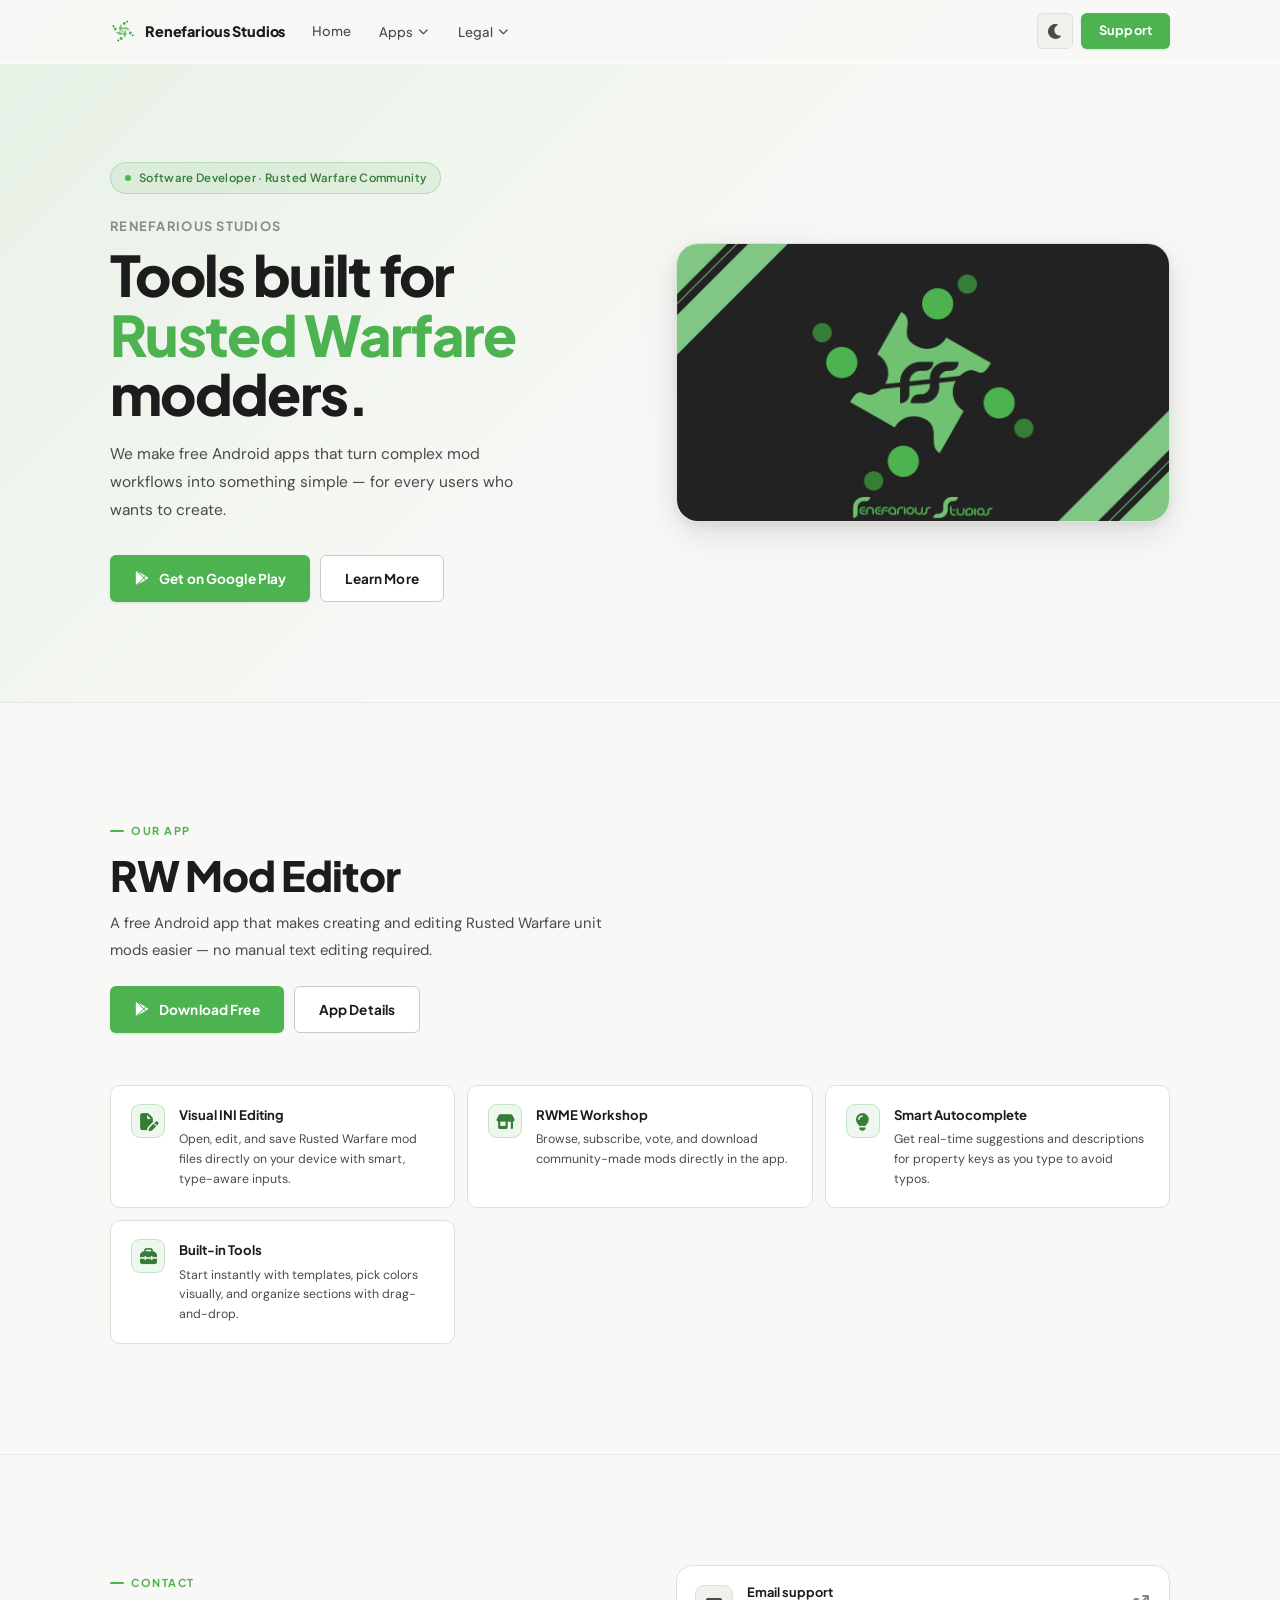
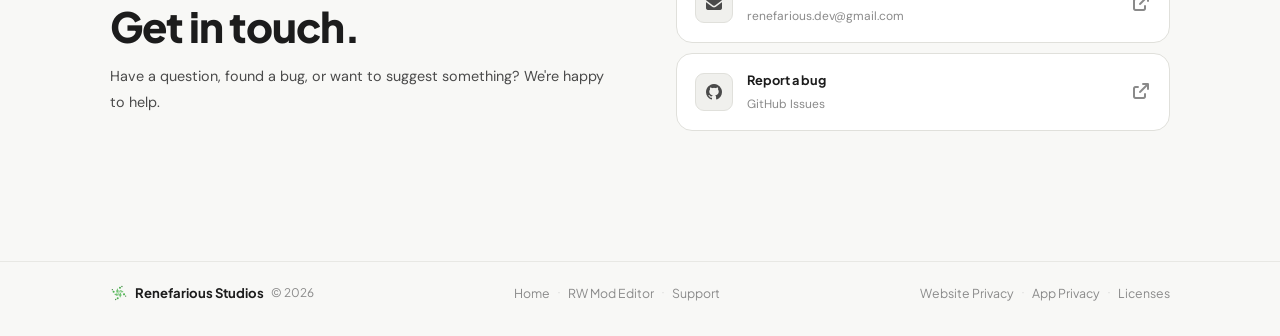
<file: index.html>
<!DOCTYPE html><html lang="en"><head><meta charset="UTF-8"><meta name="viewport" content="width=device-width, initial-scale=1.0"><meta name="description" content="Renefarious Studios builds Android tools for the Rusted Warfare modding community. Download RW Mod Editor on Google Play."><meta name="theme-color" content="#4db250"><meta property="og:title" content="Renefarious Studios — Android Developer"><meta property="og:description" content="Renefarious Studios builds Android tools for the Rusted Warfare modding community. Download RW Mod Editor on Google Play."><meta property="og:type" content="website"><meta name="twitter:card" content="summary"><title>Renefarious Studios — Android Developer</title><link rel="icon" type="image/svg+xml" href="/favicon.svg"><!-- Fonts --><link rel="preconnect" href="https://fonts.googleapis.com"><link rel="preconnect" href="https://fonts.gstatic.com" crossorigin><link href="https://fonts.googleapis.com/css2?family=Plus+Jakarta+Sans:wght@400;500;600;700;800&family=DM+Sans:opsz,wght@9..40,400;9..40,500;9..40,600&family=DM+Mono:wght@400;500&display=swap" rel="stylesheet"><!--
      Theme init — runs synchronously before first paint to prevent
      a flash of the wrong theme. Reads localStorage first, then
      falls back to OS preference.
    --><script>
      (function () {
        try {
          const saved = localStorage.getItem('rs-theme');
          // Default to light mode; only override if user has explicitly chosen
          if (saved === 'dark' || saved === 'light') {
            document.documentElement.setAttribute('data-theme', saved);
          } else {
            document.documentElement.setAttribute('data-theme', 'light');
          }
        } catch (_) {}
      })();
    </script><script src="https://challenges.cloudflare.com/turnstile/v0/api.js?render=explicit" async defer></script><link rel="stylesheet" href="/_astro/Footer.CYalmnTa.css"><link rel="stylesheet" href="/_astro/index.CsIKeCvq.css"></head><body><header class="nav" id="nav" data-astro-cid-wpvy4v7s><div class="nav__inner container" data-astro-cid-wpvy4v7s><!-- ── Wordmark ───────────────────────────────────────── --><a href="/" class="nav__logo" aria-label="Renefarious Studios — home" data-astro-cid-wpvy4v7s><img src="/logo.svg" alt="Renefarious Studios logo" width="26" height="26" class="nav__logo-img" data-astro-cid-wpvy4v7s><span class="nav__logo-name" data-astro-cid-wpvy4v7s>Renefarious Studios</span></a><nav class="nav__links hide-mobile" aria-label="Primary navigation" data-astro-cid-wpvy4v7s><a href="/" class="nav__link" data-astro-cid-wpvy4v7s>Home</a><!-- Apps dropdown --><div class="nav__dropdown" id="apps-dd" data-astro-cid-wpvy4v7s><button class="nav__link nav__dd-btn" aria-haspopup="true" aria-expanded="false" aria-controls="apps-menu" data-astro-cid-wpvy4v7s>Apps<i class="fa-solid fa-chevron-down nav__chevron" style="font-size: 10px;" aria-hidden="true" data-astro-cid-wpvy4v7s></i></button><div class="nav__dd-menu" id="apps-menu" role="menu" data-astro-cid-wpvy4v7s><a href="/rw-mod-editor" class="nav__dd-item" role="menuitem" data-astro-cid-wpvy4v7s><span class="ndi__name" data-astro-cid-wpvy4v7s>RW Mod Editor</span><span class="ndi__desc" data-astro-cid-wpvy4v7s>INI editor for Rusted Warfare</span></a><a href="/rw-mod-editor/workshop" class="nav__dd-item" role="menuitem" data-astro-cid-wpvy4v7s><span class="ndi__name" data-astro-cid-wpvy4v7s>RWME Workshop</span><span class="ndi__desc" data-astro-cid-wpvy4v7s>Browse community unit mods & maps</span></a></div></div><!-- Legal dropdown --><div class="nav__dropdown" id="legal-dd" data-astro-cid-wpvy4v7s><button class="nav__link nav__dd-btn" aria-haspopup="true" aria-expanded="false" aria-controls="legal-menu" data-astro-cid-wpvy4v7s>Legal<i class="fa-solid fa-chevron-down nav__chevron" style="font-size: 10px;" aria-hidden="true" data-astro-cid-wpvy4v7s></i></button><div class="nav__dd-menu" id="legal-menu" role="menu" data-astro-cid-wpvy4v7s><a href="/legal/privacy-policy" class="nav__dd-item" role="menuitem" data-astro-cid-wpvy4v7s><span class="ndi__name" data-astro-cid-wpvy4v7s>Website Privacy Policy</span><span class="ndi__desc" data-astro-cid-wpvy4v7s>This site's data practices</span></a><a href="/rw-mod-editor/legal/app-privacy-policy" class="nav__dd-item" role="menuitem" data-astro-cid-wpvy4v7s><span class="ndi__name" data-astro-cid-wpvy4v7s>App Privacy Policy</span><span class="ndi__desc" data-astro-cid-wpvy4v7s>RW Mod Editor data practices</span></a><a href="/rw-mod-editor/legal/open-source-licenses" class="nav__dd-item" role="menuitem" data-astro-cid-wpvy4v7s><span class="ndi__name" data-astro-cid-wpvy4v7s>Open Source Licenses</span><span class="ndi__desc" data-astro-cid-wpvy4v7s>Third-party attributions</span></a></div></div></nav><!-- ── Theme toggle (RIGHT side, before Support) ────── --><button class="theme-toggle hide-mobile" id="theme-toggle" aria-label="Toggle light/dark mode" title="Toggle theme" data-astro-cid-wpvy4v7s><i class="fa-solid fa-sun icon-sun" style="font-size: 15px;" aria-hidden="true" data-astro-cid-wpvy4v7s></i><i class="fa-solid fa-moon icon-moon" style="font-size: 15px;" aria-hidden="true" data-astro-cid-wpvy4v7s></i></button><!-- ── Support CTA ───────────────────────────────────── --><a href="mailto:renefarious.dev@gmail.com" class="btn btn--primary nav__cta hide-mobile" aria-label="Email support" data-astro-cid-wpvy4v7s>Support</a><!-- ── Mobile hamburger ──────────────────────────────── --><button class="nav__hamburger hide-desktop" id="hamburger" aria-label="Open menu" aria-expanded="false" aria-controls="mobile-menu" data-astro-cid-wpvy4v7s><span class="bar" data-astro-cid-wpvy4v7s></span><span class="bar" data-astro-cid-wpvy4v7s></span><span class="bar" data-astro-cid-wpvy4v7s></span></button></div><!-- Mobile menu --><div class="nav__mobile" id="mobile-menu" aria-hidden="true" data-astro-cid-wpvy4v7s><a href="/" class="nav__mobile-link" data-astro-cid-wpvy4v7s>Home</a><p class="nav__mobile-group-label" data-astro-cid-wpvy4v7s>Apps</p><a href="/rw-mod-editor" class="nav__mobile-link nav__mobile-link--sub" data-astro-cid-wpvy4v7s>RW Mod Editor</a><a href="/rw-mod-editor/workshop" class="nav__mobile-link nav__mobile-link--sub" data-astro-cid-wpvy4v7s>RWME Workshop</a><p class="nav__mobile-group-label" data-astro-cid-wpvy4v7s>Legal</p><a href="/legal/privacy-policy" class="nav__mobile-link nav__mobile-link--sub" data-astro-cid-wpvy4v7s>Website Privacy Policy</a><a href="/rw-mod-editor/legal/app-privacy-policy" class="nav__mobile-link nav__mobile-link--sub" data-astro-cid-wpvy4v7s>App Privacy Policy</a><a href="/rw-mod-editor/legal/open-source-licenses" class="nav__mobile-link nav__mobile-link--sub" data-astro-cid-wpvy4v7s>Open Source Licenses</a><a href="mailto:renefarious.dev@gmail.com" class="nav__mobile-link" data-astro-cid-wpvy4v7s>Support</a><!-- Theme toggle for mobile --><div class="nav__mobile-theme" data-astro-cid-wpvy4v7s><span class="nav__mobile-theme-label" data-astro-cid-wpvy4v7s>Theme</span><button class="theme-toggle" id="theme-toggle-mobile" aria-label="Toggle light/dark mode" data-astro-cid-wpvy4v7s><i class="fa-solid fa-sun icon-sun" style="font-size: 14px;" aria-hidden="true" data-astro-cid-wpvy4v7s></i><i class="fa-solid fa-moon icon-moon" style="font-size: 14px;" aria-hidden="true" data-astro-cid-wpvy4v7s></i></button></div></div></header><script type="module">var e=document.getElementById(`nav`);window.addEventListener(`scroll`,()=>{e.classList.toggle(`scrolled`,window.scrollY>10)},{passive:!0});function t(e){document.documentElement.setAttribute(`data-theme`,e);try{localStorage.setItem(`rs-theme`,e)}catch{}}[document.getElementById(`theme-toggle`),document.getElementById(`theme-toggle-mobile`)].forEach(e=>{e?.addEventListener(`click`,()=>{t((document.documentElement.getAttribute(`data-theme`)??`light`)===`dark`?`light`:`dark`)})});var n=document.getElementById(`hamburger`),r=document.getElementById(`mobile-menu`);n.addEventListener(`click`,()=>{let e=n.getAttribute(`aria-expanded`)===`true`;n.setAttribute(`aria-expanded`,String(!e)),r.setAttribute(`aria-hidden`,String(e))}),r.querySelectorAll(`a`).forEach(e=>{e.addEventListener(`click`,()=>{n.setAttribute(`aria-expanded`,`false`),r.setAttribute(`aria-hidden`,`true`)})}),document.querySelectorAll(`.nav__dropdown`).forEach(e=>{let t=e.querySelector(`.nav__dd-btn`),n=e.querySelector(`.nav__dd-menu`);t.addEventListener(`click`,e=>{e.stopPropagation();let r=t.getAttribute(`aria-expanded`)===`true`;document.querySelectorAll(`.nav__dd-btn`).forEach(e=>{e.setAttribute(`aria-expanded`,`false`),e.closest(`.nav__dropdown`)?.querySelector(`.nav__dd-menu`)?.classList.remove(`open`)}),r||(t.setAttribute(`aria-expanded`,`true`),n.classList.add(`open`))})}),document.addEventListener(`click`,()=>{document.querySelectorAll(`.nav__dd-btn`).forEach(e=>{e.setAttribute(`aria-expanded`,`false`),e.closest(`.nav__dropdown`)?.querySelector(`.nav__dd-menu`)?.classList.remove(`open`)})});</script><main id="main-content" data-astro-cid-lcdefpme><section class="hero" id="home" aria-label="Introduction" data-astro-cid-lcdefpme><!-- Subtle brand gradient bg — visible in both themes --><div class="hero__bg" aria-hidden="true" data-astro-cid-lcdefpme></div><div class="hero__inner container" data-astro-cid-lcdefpme><!-- Content --><div class="hero__content" data-reveal data-astro-cid-lcdefpme><div class="hero__pill" data-astro-cid-lcdefpme><span class="hero__pill-dot" aria-hidden="true" data-astro-cid-lcdefpme></span>Software Developer · Rusted Warfare Community</div><h1 class="hero__heading" data-astro-cid-lcdefpme><span class="hero__heading-studio" data-astro-cid-lcdefpme>Renefarious Studios</span><span class="hero__heading-line" data-astro-cid-lcdefpme>Tools built for<br data-astro-cid-lcdefpme><span class="text-accent" data-astro-cid-lcdefpme>Rusted Warfare</span> modders.</span></h1><p class="hero__sub" data-astro-cid-lcdefpme>We make free Android apps that turn complex mod workflows into something simple — for every users who wants to create.</p><div class="hero__ctas" data-astro-cid-lcdefpme><a href="https://play.google.com/store/apps/details?id=com.renefarious.rweditor" class="btn btn--primary" target="_blank" rel="noopener noreferrer" data-astro-cid-lcdefpme><i class="fa-brands fa-google-play" data-astro-cid-lcdefpme></i>Get on Google Play</a><a href="/rw-mod-editor" class="btn btn--secondary" data-astro-cid-lcdefpme>Learn More</a></div></div><!-- Banner image — the actual uploaded image --><div class="hero__visual" data-reveal data-delay="80" aria-hidden="true" data-astro-cid-lcdefpme><div class="hero__img-frame" data-astro-cid-lcdefpme><img src="/_astro/hero-banner.DEdL5Z41.png" alt="Renefarious Studios banner" width="700" height="394" class="hero__img" loading="eager" data-astro-cid-lcdefpme></div></div></div></section><div class="divider" role="separator" aria-hidden="true" data-astro-cid-lcdefpme></div><!-- ══════════════════════════════════════
         APP
    ══════════════════════════════════════ --><section class="app-section section" id="apps" aria-label="Our app" data-astro-cid-lcdefpme><div class="container" data-astro-cid-lcdefpme><div class="app-section__header" data-reveal data-astro-cid-lcdefpme><p class="section-label" data-astro-cid-lcdefpme>Our App</p><h2 class="section-title" data-astro-cid-lcdefpme>RW Mod Editor</h2><p class="app-section__desc" data-astro-cid-lcdefpme>A free Android app that makes creating and editing Rusted Warfare unit mods easier — no manual text editing required.</p><div class="app-section__ctas" data-astro-cid-lcdefpme><a href="https://play.google.com/store/apps/details?id=com.renefarious.rweditor" class="btn btn--primary" target="_blank" rel="noopener noreferrer" data-astro-cid-lcdefpme><i class="fa-brands fa-google-play" data-astro-cid-lcdefpme></i>Download Free</a><a href="/rw-mod-editor" class="btn btn--secondary" data-astro-cid-lcdefpme>App Details</a></div></div><div class="highlights" data-astro-cid-lcdefpme><div class="highlight-card" data-reveal data-delay="0" data-astro-cid-lcdefpme><div class="hc__icon" aria-hidden="true" data-astro-cid-lcdefpme><i class="fa-solid fa-file-pen" style="font-size: 17px;" data-astro-cid-lcdefpme></i></div><div data-astro-cid-lcdefpme><p class="hc__label" data-astro-cid-lcdefpme>Visual INI Editing</p><p class="hc__desc" data-astro-cid-lcdefpme>Open, edit, and save Rusted Warfare mod files directly on your device with smart, type-aware inputs.</p></div></div><div class="highlight-card" data-reveal data-delay="70" data-astro-cid-lcdefpme><div class="hc__icon" aria-hidden="true" data-astro-cid-lcdefpme><i class="fa-solid fa-shop" style="font-size: 17px;" data-astro-cid-lcdefpme></i></div><div data-astro-cid-lcdefpme><p class="hc__label" data-astro-cid-lcdefpme>RWME Workshop</p><p class="hc__desc" data-astro-cid-lcdefpme>Browse, subscribe, vote, and download community-made mods directly in the app.</p></div></div><div class="highlight-card" data-reveal data-delay="140" data-astro-cid-lcdefpme><div class="hc__icon" aria-hidden="true" data-astro-cid-lcdefpme><i class="fa-solid fa-lightbulb" style="font-size: 17px;" data-astro-cid-lcdefpme></i></div><div data-astro-cid-lcdefpme><p class="hc__label" data-astro-cid-lcdefpme>Smart Autocomplete</p><p class="hc__desc" data-astro-cid-lcdefpme>Get real-time suggestions and descriptions for property keys as you type to avoid typos.</p></div></div><div class="highlight-card" data-reveal data-delay="210" data-astro-cid-lcdefpme><div class="hc__icon" aria-hidden="true" data-astro-cid-lcdefpme><i class="fa-solid fa-toolbox" style="font-size: 17px;" data-astro-cid-lcdefpme></i></div><div data-astro-cid-lcdefpme><p class="hc__label" data-astro-cid-lcdefpme>Built-in Tools</p><p class="hc__desc" data-astro-cid-lcdefpme>Start instantly with templates, pick colors visually, and organize sections with drag-and-drop.</p></div></div></div></div></section><div class="divider" role="separator" aria-hidden="true" data-astro-cid-lcdefpme></div><!-- ══════════════════════════════════════
         CONTACT
    ══════════════════════════════════════ --><section class="contact section" id="contact" aria-label="Contact" data-astro-cid-lcdefpme><div class="container" data-astro-cid-lcdefpme><div class="contact__inner" data-reveal data-astro-cid-lcdefpme><div data-astro-cid-lcdefpme><p class="section-label" data-astro-cid-lcdefpme>Contact</p><h2 class="section-title" data-astro-cid-lcdefpme>Get in touch.</h2><p class="contact__desc" data-astro-cid-lcdefpme>Have a question, found a bug, or want to suggest something? We're happy to help.</p></div><div class="contact__links" data-astro-cid-lcdefpme><a href="mailto:renefarious.dev@gmail.com" class="contact-link card" data-astro-cid-lcdefpme><div class="cl__icon" data-astro-cid-lcdefpme><i class="fa-solid fa-envelope" style="font-size: 16px;" aria-hidden="true" data-astro-cid-lcdefpme></i></div><div data-astro-cid-lcdefpme><p class="cl__label" data-astro-cid-lcdefpme>Email support</p><p class="cl__value" data-astro-cid-lcdefpme>renefarious.dev@gmail.com</p></div><span class="cl__arrow" aria-hidden="true" data-astro-cid-lcdefpme><i class="fa-solid fa-arrow-up-right-from-square" data-astro-cid-lcdefpme></i></span></a><a href="https://github.com/renefarious/rw-mod-editor/issues" class="contact-link card" target="_blank" rel="noopener noreferrer" data-astro-cid-lcdefpme><div class="cl__icon" data-astro-cid-lcdefpme><i class="fa-brands fa-github" style="font-size: 16px;" aria-hidden="true" data-astro-cid-lcdefpme></i></div><div data-astro-cid-lcdefpme><p class="cl__label" data-astro-cid-lcdefpme>Report a bug</p><p class="cl__value" data-astro-cid-lcdefpme>GitHub Issues</p></div><span class="cl__arrow" aria-hidden="true" data-astro-cid-lcdefpme><i class="fa-solid fa-arrow-up-right-from-square" data-astro-cid-lcdefpme></i></span></a></div></div></div></section></main><footer class="footer" data-astro-cid-jo6i4kqk><div class="divider" data-astro-cid-jo6i4kqk></div><div class="footer__inner container" data-astro-cid-jo6i4kqk><div class="footer__brand" data-astro-cid-jo6i4kqk><img src="/logo.svg" alt="" width="18" height="18" class="footer__logo-img" aria-hidden="true" data-astro-cid-jo6i4kqk><span class="footer__name" data-astro-cid-jo6i4kqk>Renefarious Studios</span><span class="footer__copy" data-astro-cid-jo6i4kqk>© 2026</span></div><nav class="footer__nav" aria-label="Footer navigation" data-astro-cid-jo6i4kqk><a href="/" class="footer__link" data-astro-cid-jo6i4kqk>Home</a><span class="footer__sep" aria-hidden="true" data-astro-cid-jo6i4kqk>·</span><a href="/rw-mod-editor" class="footer__link" data-astro-cid-jo6i4kqk>RW Mod Editor</a><span class="footer__sep" aria-hidden="true" data-astro-cid-jo6i4kqk>·</span><a href="mailto:renefarious.dev@gmail.com" class="footer__link" data-astro-cid-jo6i4kqk>Support</a></nav><div class="footer__legal" data-astro-cid-jo6i4kqk><a href="/legal/privacy-policy" class="footer__link" data-astro-cid-jo6i4kqk>Website Privacy</a><span class="footer__sep" aria-hidden="true" data-astro-cid-jo6i4kqk>·</span><a href="/rw-mod-editor/legal/app-privacy-policy" class="footer__link" data-astro-cid-jo6i4kqk>App Privacy</a><span class="footer__sep" aria-hidden="true" data-astro-cid-jo6i4kqk>·</span><a href="/rw-mod-editor/legal/open-source-licenses" class="footer__link" data-astro-cid-jo6i4kqk>Licenses</a></div></div></footer><!-- Global Turnstile Auth pre-fetch --><div id="global-turnstile-container" style="position: fixed; bottom: 10px; right: 10px; z-index: 9999;"></div><script type="module">var e=(()=>{try{return atob(`aHR0cHM6Ly9yd21lLXdvcmtzaG9wLnJlbmVmYXJpb3VzLWRldi53b3JrZXJzLmRldg==`).trimEnd(`/`)+`/`}catch{return``}})();window.webAccessToken=sessionStorage.getItem(`webAccessToken`)||null,window.authNegotiationPromise=null,window.negotiateAccessTokenGlobal=async function(){if(window.webAccessToken)return!0;if(window.authNegotiationPromise)return window.authNegotiationPromise;window.authNegotiationPromise=(async()=>{try{let t=await new Promise((e,t)=>{let n=!1,r=setTimeout(()=>{n||(n=!0,t(Error(`Turnstile challenge timed out.`)))},15e3),i=()=>{let i=document.getElementById(`global-turnstile-container`);i&&(i.innerHTML=``),window.turnstile.render(`#global-turnstile-container`,{sitekey:`0x4AAAAAADlIVGzCrUoVC2_7`,callback:function(t){n||(n=!0,clearTimeout(r),e(t))},"error-callback":function(){n||(n=!0,clearTimeout(r),t(Error(`Turnstile challenge failed`)))}})};if(window.turnstile)i();else{let e=0,n=setInterval(()=>{e++,window.turnstile?(clearInterval(n),i()):e>50&&(clearInterval(n),t(Error(`Turnstile script did not load in time.`)))},100)}}),n=await fetch(`${e}api/v2/auth/token`,{method:`POST`,headers:{"X-Turnstile-Token":t},body:``});if(n.ok){let e=await n.json();window.webAccessToken=e.access_token,sessionStorage.setItem(`webAccessToken`,e.access_token);let t=document.getElementById(`global-turnstile-container`);return t&&(t.style.display=`none`),!0}throw Error(`Token negotiation failed HTTP ${n.status}`)}catch(e){throw e}})();try{return await window.authNegotiationPromise,!0}catch(e){throw console.error(e),e}finally{window.authNegotiationPromise=null}},document.addEventListener(`DOMContentLoaded`,()=>{if(!window.webAccessToken)setTimeout(()=>{window.negotiateAccessTokenGlobal().catch(console.error)},500);else{let e=document.getElementById(`global-turnstile-container`);e&&(e.style.display=`none`)}});</script><!-- Scroll reveal --><script type="module">var e=new IntersectionObserver(t=>{t.forEach(t=>{if(t.isIntersecting){let n=t.target,r=parseInt(n.dataset.delay??`0`);setTimeout(()=>n.classList.add(`revealed`),r),e.unobserve(n)}})},{threshold:.08});document.querySelectorAll(`[data-reveal]`).forEach(t=>e.observe(t));</script></body></html>
</file>
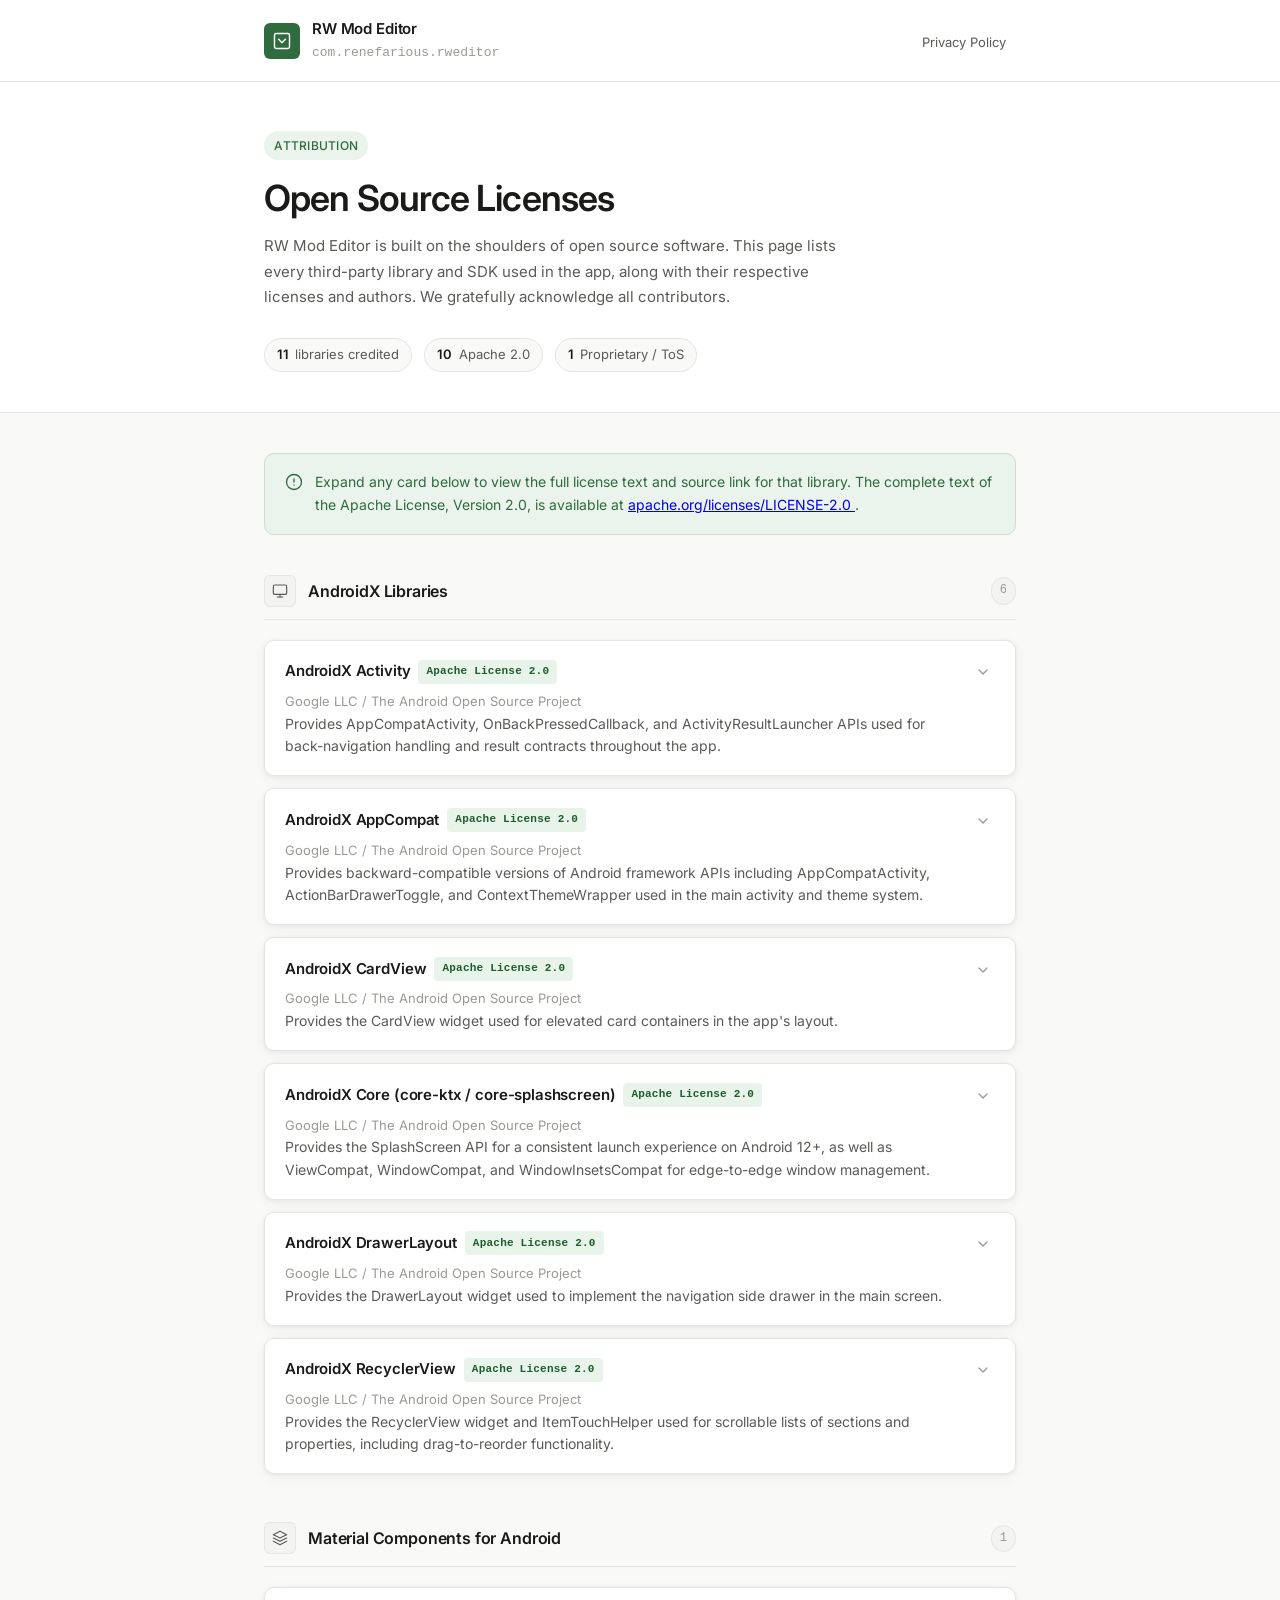
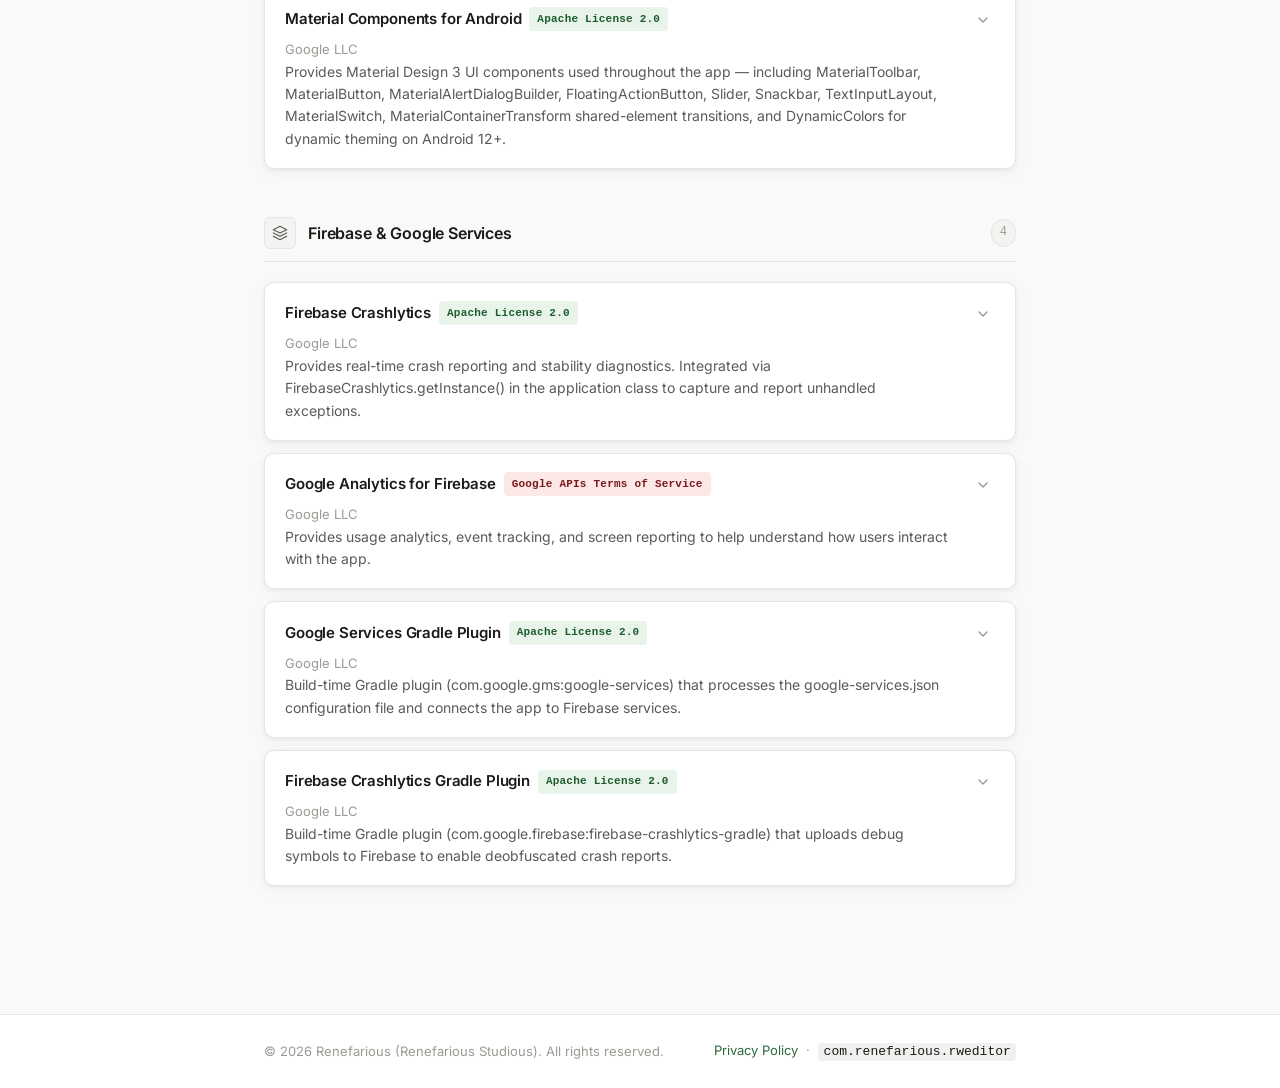
<file: legal/open-source-licenses/index.html>
<!DOCTYPE html><html lang="en" data-astro-cid-fbu2xjrm> <head><meta charset="UTF-8"><meta name="viewport" content="width=device-width, initial-scale=1.0"><meta name="description" content="Open Source Licenses &#38; Attribution for RW Mod Editor"><title>Open Source Licenses — RW Mod Editor</title><!-- Canonical path: /legal/open-source-licenses --><link rel="preconnect" href="https://fonts.googleapis.com"><link rel="preconnect" href="https://fonts.gstatic.com" crossorigin><link href="https://fonts.googleapis.com/css2?family=Inter:wght@400;500;600&display=swap" rel="stylesheet"><link rel="stylesheet" href="/_astro/open-source-licenses@_@astro.DK9mKJps.css"></head> <body data-astro-cid-fbu2xjrm> <div class="page-wrapper" data-astro-cid-fbu2xjrm> <!-- ── Header ─────────────────────────────────────── --> <header class="site-header" data-astro-cid-fbu2xjrm> <div class="container" data-astro-cid-fbu2xjrm> <div class="header-inner" data-astro-cid-fbu2xjrm> <div class="header-left" data-astro-cid-fbu2xjrm> <div class="header-icon" aria-hidden="true" data-astro-cid-fbu2xjrm> <svg viewBox="0 0 24 24" data-astro-cid-fbu2xjrm> <rect x="3" y="3" width="18" height="18" rx="2" ry="2" data-astro-cid-fbu2xjrm></rect> <polyline points="8 10 12 14 16 10" data-astro-cid-fbu2xjrm></polyline> </svg> </div> <div data-astro-cid-fbu2xjrm> <div class="header-title" data-astro-cid-fbu2xjrm>RW Mod Editor</div> <div class="header-subtitle" data-astro-cid-fbu2xjrm>com.renefarious.rweditor</div> </div> </div> <nav class="header-nav" data-astro-cid-fbu2xjrm> <a href="/legal/privacy-policy" data-astro-cid-fbu2xjrm>Privacy Policy</a> </nav> </div> </div> </header> <!-- ── Hero ───────────────────────────────────────── --> <section class="hero" data-astro-cid-fbu2xjrm> <div class="container" data-astro-cid-fbu2xjrm> <div class="hero-badge" data-astro-cid-fbu2xjrm>Attribution</div> <h1 data-astro-cid-fbu2xjrm>Open Source Licenses</h1> <p class="hero-description" data-astro-cid-fbu2xjrm> RW Mod Editor is built on the shoulders of open source software. This page lists every
            third-party library and SDK used in the app, along with their respective
            licenses and authors. We gratefully acknowledge all contributors.
</p> <!-- summary stats derived from the groups data --> <div class="stats-bar" data-astro-cid-fbu2xjrm> <div class="stat-chip" data-astro-cid-fbu2xjrm> <strong data-astro-cid-fbu2xjrm>11</strong>
libraries credited
</div> <div class="stat-chip" data-astro-cid-fbu2xjrm> <strong data-astro-cid-fbu2xjrm> 10 </strong>
Apache 2.0
</div> <div class="stat-chip" data-astro-cid-fbu2xjrm> <strong data-astro-cid-fbu2xjrm> 1 </strong>
Proprietary / ToS
</div> </div> </div> </section> <!-- ── Main ───────────────────────────────────────── --> <main class="content" data-astro-cid-fbu2xjrm> <div class="container" data-astro-cid-fbu2xjrm> <!-- notice --> <div class="notice-banner" role="note" data-astro-cid-fbu2xjrm> <svg viewBox="0 0 24 24" aria-hidden="true" data-astro-cid-fbu2xjrm> <circle cx="12" cy="12" r="10" data-astro-cid-fbu2xjrm></circle> <line x1="12" y1="8" x2="12" y2="12" data-astro-cid-fbu2xjrm></line> <line x1="12" y1="16" x2="12.01" y2="16" data-astro-cid-fbu2xjrm></line> </svg> <p data-astro-cid-fbu2xjrm>
Expand any card below to view the full license text and source link for that library.
              The complete text of the Apache License, Version 2.0, is available at
<a href="https://www.apache.org/licenses/LICENSE-2.0" target="_blank" rel="noopener" data-astro-cid-fbu2xjrm>
apache.org/licenses/LICENSE-2.0
</a>.
</p> </div> <!-- ── Library groups ──────────────────────────── --> <section class="library-group" id="androidx" data-astro-cid-fbu2xjrm> <div class="group-header" data-astro-cid-fbu2xjrm> <div class="group-icon" aria-hidden="true" data-astro-cid-fbu2xjrm> <svg viewBox="0 0 24 24" data-astro-cid-fbu2xjrm> <rect x="2" y="3" width="20" height="14" rx="2" data-astro-cid-fbu2xjrm></rect> <line x1="8" y1="21" x2="16" y2="21" data-astro-cid-fbu2xjrm></line> <line x1="12" y1="17" x2="12" y2="21" data-astro-cid-fbu2xjrm></line> </svg>   </div> <h2 data-astro-cid-fbu2xjrm>AndroidX Libraries</h2> <span class="group-count" data-astro-cid-fbu2xjrm>6</span> </div> <details class="library-card" data-astro-cid-fbu2xjrm> <summary class="card-summary" data-astro-cid-fbu2xjrm> <div class="card-main" data-astro-cid-fbu2xjrm> <div class="card-top" data-astro-cid-fbu2xjrm> <span class="library-name" data-astro-cid-fbu2xjrm>AndroidX Activity</span> <span class="badge badge--apache" data-astro-cid-fbu2xjrm> Apache License 2.0 </span> </div> <div class="library-author" data-astro-cid-fbu2xjrm>Google LLC / The Android Open Source Project</div> <p class="library-description" data-astro-cid-fbu2xjrm>Provides AppCompatActivity, OnBackPressedCallback, and ActivityResultLauncher APIs used for back-navigation handling and result contracts throughout the app.</p> </div> <div class="card-toggle" aria-hidden="true" data-astro-cid-fbu2xjrm> <svg viewBox="0 0 24 24" data-astro-cid-fbu2xjrm> <polyline points="6 9 12 15 18 9" data-astro-cid-fbu2xjrm></polyline> </svg> </div> </summary> <div class="card-body" data-astro-cid-fbu2xjrm> <div class="card-body-grid" data-astro-cid-fbu2xjrm> <div class="card-meta-item" data-astro-cid-fbu2xjrm> <span class="card-meta-label" data-astro-cid-fbu2xjrm>Author / Copyright Holder</span> <span class="card-meta-value" data-astro-cid-fbu2xjrm>Google LLC / The Android Open Source Project</span> </div> <div class="card-meta-item" data-astro-cid-fbu2xjrm> <span class="card-meta-label" data-astro-cid-fbu2xjrm>License</span> <span class="card-meta-value" data-astro-cid-fbu2xjrm>Apache License 2.0</span> </div> <div class="card-meta-item" style="grid-column: 1 / -1;" data-astro-cid-fbu2xjrm> <span class="card-meta-label" data-astro-cid-fbu2xjrm>Source / More Info</span> <span class="card-meta-value" data-astro-cid-fbu2xjrm> <a href="https://developer.android.com/jetpack/androidx/releases/activity" target="_blank" rel="noopener noreferrer" data-astro-cid-fbu2xjrm> https://developer.android.com/jetpack/androidx/releases/activity </a> </span> </div> </div> <div class="license-text-block" data-astro-cid-fbu2xjrm> <div class="license-text-label" data-astro-cid-fbu2xjrm>License Notice</div> <p class="license-text-body" data-astro-cid-fbu2xjrm>Licensed under the Apache License, Version 2.0 (the &quot;License&quot;); you may not use this file except in compliance with the License. You may obtain a copy of the License at http://www.apache.org/licenses/LICENSE-2.0 — Unless required by applicable law or agreed to in writing, software distributed under the License is distributed on an &quot;AS IS&quot; BASIS, WITHOUT WARRANTIES OR CONDITIONS OF ANY KIND.</p> </div> </div> </details><details class="library-card" data-astro-cid-fbu2xjrm> <summary class="card-summary" data-astro-cid-fbu2xjrm> <div class="card-main" data-astro-cid-fbu2xjrm> <div class="card-top" data-astro-cid-fbu2xjrm> <span class="library-name" data-astro-cid-fbu2xjrm>AndroidX AppCompat</span> <span class="badge badge--apache" data-astro-cid-fbu2xjrm> Apache License 2.0 </span> </div> <div class="library-author" data-astro-cid-fbu2xjrm>Google LLC / The Android Open Source Project</div> <p class="library-description" data-astro-cid-fbu2xjrm>Provides backward-compatible versions of Android framework APIs including AppCompatActivity, ActionBarDrawerToggle, and ContextThemeWrapper used in the main activity and theme system.</p> </div> <div class="card-toggle" aria-hidden="true" data-astro-cid-fbu2xjrm> <svg viewBox="0 0 24 24" data-astro-cid-fbu2xjrm> <polyline points="6 9 12 15 18 9" data-astro-cid-fbu2xjrm></polyline> </svg> </div> </summary> <div class="card-body" data-astro-cid-fbu2xjrm> <div class="card-body-grid" data-astro-cid-fbu2xjrm> <div class="card-meta-item" data-astro-cid-fbu2xjrm> <span class="card-meta-label" data-astro-cid-fbu2xjrm>Author / Copyright Holder</span> <span class="card-meta-value" data-astro-cid-fbu2xjrm>Google LLC / The Android Open Source Project</span> </div> <div class="card-meta-item" data-astro-cid-fbu2xjrm> <span class="card-meta-label" data-astro-cid-fbu2xjrm>License</span> <span class="card-meta-value" data-astro-cid-fbu2xjrm>Apache License 2.0</span> </div> <div class="card-meta-item" style="grid-column: 1 / -1;" data-astro-cid-fbu2xjrm> <span class="card-meta-label" data-astro-cid-fbu2xjrm>Source / More Info</span> <span class="card-meta-value" data-astro-cid-fbu2xjrm> <a href="https://developer.android.com/jetpack/androidx/releases/appcompat" target="_blank" rel="noopener noreferrer" data-astro-cid-fbu2xjrm> https://developer.android.com/jetpack/androidx/releases/appcompat </a> </span> </div> </div> <div class="license-text-block" data-astro-cid-fbu2xjrm> <div class="license-text-label" data-astro-cid-fbu2xjrm>License Notice</div> <p class="license-text-body" data-astro-cid-fbu2xjrm>Licensed under the Apache License, Version 2.0 (the &quot;License&quot;); you may not use this file except in compliance with the License. You may obtain a copy of the License at http://www.apache.org/licenses/LICENSE-2.0 — Unless required by applicable law or agreed to in writing, software distributed under the License is distributed on an &quot;AS IS&quot; BASIS, WITHOUT WARRANTIES OR CONDITIONS OF ANY KIND.</p> </div> </div> </details><details class="library-card" data-astro-cid-fbu2xjrm> <summary class="card-summary" data-astro-cid-fbu2xjrm> <div class="card-main" data-astro-cid-fbu2xjrm> <div class="card-top" data-astro-cid-fbu2xjrm> <span class="library-name" data-astro-cid-fbu2xjrm>AndroidX CardView</span> <span class="badge badge--apache" data-astro-cid-fbu2xjrm> Apache License 2.0 </span> </div> <div class="library-author" data-astro-cid-fbu2xjrm>Google LLC / The Android Open Source Project</div> <p class="library-description" data-astro-cid-fbu2xjrm>Provides the CardView widget used for elevated card containers in the app&#39;s layout.</p> </div> <div class="card-toggle" aria-hidden="true" data-astro-cid-fbu2xjrm> <svg viewBox="0 0 24 24" data-astro-cid-fbu2xjrm> <polyline points="6 9 12 15 18 9" data-astro-cid-fbu2xjrm></polyline> </svg> </div> </summary> <div class="card-body" data-astro-cid-fbu2xjrm> <div class="card-body-grid" data-astro-cid-fbu2xjrm> <div class="card-meta-item" data-astro-cid-fbu2xjrm> <span class="card-meta-label" data-astro-cid-fbu2xjrm>Author / Copyright Holder</span> <span class="card-meta-value" data-astro-cid-fbu2xjrm>Google LLC / The Android Open Source Project</span> </div> <div class="card-meta-item" data-astro-cid-fbu2xjrm> <span class="card-meta-label" data-astro-cid-fbu2xjrm>License</span> <span class="card-meta-value" data-astro-cid-fbu2xjrm>Apache License 2.0</span> </div> <div class="card-meta-item" style="grid-column: 1 / -1;" data-astro-cid-fbu2xjrm> <span class="card-meta-label" data-astro-cid-fbu2xjrm>Source / More Info</span> <span class="card-meta-value" data-astro-cid-fbu2xjrm> <a href="https://developer.android.com/jetpack/androidx/releases/cardview" target="_blank" rel="noopener noreferrer" data-astro-cid-fbu2xjrm> https://developer.android.com/jetpack/androidx/releases/cardview </a> </span> </div> </div> <div class="license-text-block" data-astro-cid-fbu2xjrm> <div class="license-text-label" data-astro-cid-fbu2xjrm>License Notice</div> <p class="license-text-body" data-astro-cid-fbu2xjrm>Licensed under the Apache License, Version 2.0 (the &quot;License&quot;); you may not use this file except in compliance with the License. You may obtain a copy of the License at http://www.apache.org/licenses/LICENSE-2.0 — Unless required by applicable law or agreed to in writing, software distributed under the License is distributed on an &quot;AS IS&quot; BASIS, WITHOUT WARRANTIES OR CONDITIONS OF ANY KIND.</p> </div> </div> </details><details class="library-card" data-astro-cid-fbu2xjrm> <summary class="card-summary" data-astro-cid-fbu2xjrm> <div class="card-main" data-astro-cid-fbu2xjrm> <div class="card-top" data-astro-cid-fbu2xjrm> <span class="library-name" data-astro-cid-fbu2xjrm>AndroidX Core (core-ktx / core-splashscreen)</span> <span class="badge badge--apache" data-astro-cid-fbu2xjrm> Apache License 2.0 </span> </div> <div class="library-author" data-astro-cid-fbu2xjrm>Google LLC / The Android Open Source Project</div> <p class="library-description" data-astro-cid-fbu2xjrm>Provides the SplashScreen API for a consistent launch experience on Android 12+, as well as ViewCompat, WindowCompat, and WindowInsetsCompat for edge-to-edge window management.</p> </div> <div class="card-toggle" aria-hidden="true" data-astro-cid-fbu2xjrm> <svg viewBox="0 0 24 24" data-astro-cid-fbu2xjrm> <polyline points="6 9 12 15 18 9" data-astro-cid-fbu2xjrm></polyline> </svg> </div> </summary> <div class="card-body" data-astro-cid-fbu2xjrm> <div class="card-body-grid" data-astro-cid-fbu2xjrm> <div class="card-meta-item" data-astro-cid-fbu2xjrm> <span class="card-meta-label" data-astro-cid-fbu2xjrm>Author / Copyright Holder</span> <span class="card-meta-value" data-astro-cid-fbu2xjrm>Google LLC / The Android Open Source Project</span> </div> <div class="card-meta-item" data-astro-cid-fbu2xjrm> <span class="card-meta-label" data-astro-cid-fbu2xjrm>License</span> <span class="card-meta-value" data-astro-cid-fbu2xjrm>Apache License 2.0</span> </div> <div class="card-meta-item" style="grid-column: 1 / -1;" data-astro-cid-fbu2xjrm> <span class="card-meta-label" data-astro-cid-fbu2xjrm>Source / More Info</span> <span class="card-meta-value" data-astro-cid-fbu2xjrm> <a href="https://developer.android.com/jetpack/androidx/releases/core" target="_blank" rel="noopener noreferrer" data-astro-cid-fbu2xjrm> https://developer.android.com/jetpack/androidx/releases/core </a> </span> </div> </div> <div class="license-text-block" data-astro-cid-fbu2xjrm> <div class="license-text-label" data-astro-cid-fbu2xjrm>License Notice</div> <p class="license-text-body" data-astro-cid-fbu2xjrm>Licensed under the Apache License, Version 2.0 (the &quot;License&quot;); you may not use this file except in compliance with the License. You may obtain a copy of the License at http://www.apache.org/licenses/LICENSE-2.0 — Unless required by applicable law or agreed to in writing, software distributed under the License is distributed on an &quot;AS IS&quot; BASIS, WITHOUT WARRANTIES OR CONDITIONS OF ANY KIND.</p> </div> </div> </details><details class="library-card" data-astro-cid-fbu2xjrm> <summary class="card-summary" data-astro-cid-fbu2xjrm> <div class="card-main" data-astro-cid-fbu2xjrm> <div class="card-top" data-astro-cid-fbu2xjrm> <span class="library-name" data-astro-cid-fbu2xjrm>AndroidX DrawerLayout</span> <span class="badge badge--apache" data-astro-cid-fbu2xjrm> Apache License 2.0 </span> </div> <div class="library-author" data-astro-cid-fbu2xjrm>Google LLC / The Android Open Source Project</div> <p class="library-description" data-astro-cid-fbu2xjrm>Provides the DrawerLayout widget used to implement the navigation side drawer in the main screen.</p> </div> <div class="card-toggle" aria-hidden="true" data-astro-cid-fbu2xjrm> <svg viewBox="0 0 24 24" data-astro-cid-fbu2xjrm> <polyline points="6 9 12 15 18 9" data-astro-cid-fbu2xjrm></polyline> </svg> </div> </summary> <div class="card-body" data-astro-cid-fbu2xjrm> <div class="card-body-grid" data-astro-cid-fbu2xjrm> <div class="card-meta-item" data-astro-cid-fbu2xjrm> <span class="card-meta-label" data-astro-cid-fbu2xjrm>Author / Copyright Holder</span> <span class="card-meta-value" data-astro-cid-fbu2xjrm>Google LLC / The Android Open Source Project</span> </div> <div class="card-meta-item" data-astro-cid-fbu2xjrm> <span class="card-meta-label" data-astro-cid-fbu2xjrm>License</span> <span class="card-meta-value" data-astro-cid-fbu2xjrm>Apache License 2.0</span> </div> <div class="card-meta-item" style="grid-column: 1 / -1;" data-astro-cid-fbu2xjrm> <span class="card-meta-label" data-astro-cid-fbu2xjrm>Source / More Info</span> <span class="card-meta-value" data-astro-cid-fbu2xjrm> <a href="https://developer.android.com/jetpack/androidx/releases/drawerlayout" target="_blank" rel="noopener noreferrer" data-astro-cid-fbu2xjrm> https://developer.android.com/jetpack/androidx/releases/drawerlayout </a> </span> </div> </div> <div class="license-text-block" data-astro-cid-fbu2xjrm> <div class="license-text-label" data-astro-cid-fbu2xjrm>License Notice</div> <p class="license-text-body" data-astro-cid-fbu2xjrm>Licensed under the Apache License, Version 2.0 (the &quot;License&quot;); you may not use this file except in compliance with the License. You may obtain a copy of the License at http://www.apache.org/licenses/LICENSE-2.0 — Unless required by applicable law or agreed to in writing, software distributed under the License is distributed on an &quot;AS IS&quot; BASIS, WITHOUT WARRANTIES OR CONDITIONS OF ANY KIND.</p> </div> </div> </details><details class="library-card" data-astro-cid-fbu2xjrm> <summary class="card-summary" data-astro-cid-fbu2xjrm> <div class="card-main" data-astro-cid-fbu2xjrm> <div class="card-top" data-astro-cid-fbu2xjrm> <span class="library-name" data-astro-cid-fbu2xjrm>AndroidX RecyclerView</span> <span class="badge badge--apache" data-astro-cid-fbu2xjrm> Apache License 2.0 </span> </div> <div class="library-author" data-astro-cid-fbu2xjrm>Google LLC / The Android Open Source Project</div> <p class="library-description" data-astro-cid-fbu2xjrm>Provides the RecyclerView widget and ItemTouchHelper used for scrollable lists of sections and properties, including drag-to-reorder functionality.</p> </div> <div class="card-toggle" aria-hidden="true" data-astro-cid-fbu2xjrm> <svg viewBox="0 0 24 24" data-astro-cid-fbu2xjrm> <polyline points="6 9 12 15 18 9" data-astro-cid-fbu2xjrm></polyline> </svg> </div> </summary> <div class="card-body" data-astro-cid-fbu2xjrm> <div class="card-body-grid" data-astro-cid-fbu2xjrm> <div class="card-meta-item" data-astro-cid-fbu2xjrm> <span class="card-meta-label" data-astro-cid-fbu2xjrm>Author / Copyright Holder</span> <span class="card-meta-value" data-astro-cid-fbu2xjrm>Google LLC / The Android Open Source Project</span> </div> <div class="card-meta-item" data-astro-cid-fbu2xjrm> <span class="card-meta-label" data-astro-cid-fbu2xjrm>License</span> <span class="card-meta-value" data-astro-cid-fbu2xjrm>Apache License 2.0</span> </div> <div class="card-meta-item" style="grid-column: 1 / -1;" data-astro-cid-fbu2xjrm> <span class="card-meta-label" data-astro-cid-fbu2xjrm>Source / More Info</span> <span class="card-meta-value" data-astro-cid-fbu2xjrm> <a href="https://developer.android.com/jetpack/androidx/releases/recyclerview" target="_blank" rel="noopener noreferrer" data-astro-cid-fbu2xjrm> https://developer.android.com/jetpack/androidx/releases/recyclerview </a> </span> </div> </div> <div class="license-text-block" data-astro-cid-fbu2xjrm> <div class="license-text-label" data-astro-cid-fbu2xjrm>License Notice</div> <p class="license-text-body" data-astro-cid-fbu2xjrm>Licensed under the Apache License, Version 2.0 (the &quot;License&quot;); you may not use this file except in compliance with the License. You may obtain a copy of the License at http://www.apache.org/licenses/LICENSE-2.0 — Unless required by applicable law or agreed to in writing, software distributed under the License is distributed on an &quot;AS IS&quot; BASIS, WITHOUT WARRANTIES OR CONDITIONS OF ANY KIND.</p> </div> </div> </details> </section><section class="library-group" id="material" data-astro-cid-fbu2xjrm> <div class="group-header" data-astro-cid-fbu2xjrm> <div class="group-icon" aria-hidden="true" data-astro-cid-fbu2xjrm>  <svg viewBox="0 0 24 24" data-astro-cid-fbu2xjrm> <polygon points="12 2 2 7 12 12 22 7 12 2" data-astro-cid-fbu2xjrm></polygon> <polyline points="2 17 12 22 22 17" data-astro-cid-fbu2xjrm></polyline> <polyline points="2 12 12 17 22 12" data-astro-cid-fbu2xjrm></polyline> </svg>  </div> <h2 data-astro-cid-fbu2xjrm>Material Components for Android</h2> <span class="group-count" data-astro-cid-fbu2xjrm>1</span> </div> <details class="library-card" data-astro-cid-fbu2xjrm> <summary class="card-summary" data-astro-cid-fbu2xjrm> <div class="card-main" data-astro-cid-fbu2xjrm> <div class="card-top" data-astro-cid-fbu2xjrm> <span class="library-name" data-astro-cid-fbu2xjrm>Material Components for Android</span> <span class="badge badge--apache" data-astro-cid-fbu2xjrm> Apache License 2.0 </span> </div> <div class="library-author" data-astro-cid-fbu2xjrm>Google LLC</div> <p class="library-description" data-astro-cid-fbu2xjrm>Provides Material Design 3 UI components used throughout the app — including MaterialToolbar, MaterialButton, MaterialAlertDialogBuilder, FloatingActionButton, Slider, Snackbar, TextInputLayout, MaterialSwitch, MaterialContainerTransform shared-element transitions, and DynamicColors for dynamic theming on Android 12+.</p> </div> <div class="card-toggle" aria-hidden="true" data-astro-cid-fbu2xjrm> <svg viewBox="0 0 24 24" data-astro-cid-fbu2xjrm> <polyline points="6 9 12 15 18 9" data-astro-cid-fbu2xjrm></polyline> </svg> </div> </summary> <div class="card-body" data-astro-cid-fbu2xjrm> <div class="card-body-grid" data-astro-cid-fbu2xjrm> <div class="card-meta-item" data-astro-cid-fbu2xjrm> <span class="card-meta-label" data-astro-cid-fbu2xjrm>Author / Copyright Holder</span> <span class="card-meta-value" data-astro-cid-fbu2xjrm>Google LLC</span> </div> <div class="card-meta-item" data-astro-cid-fbu2xjrm> <span class="card-meta-label" data-astro-cid-fbu2xjrm>License</span> <span class="card-meta-value" data-astro-cid-fbu2xjrm>Apache License 2.0</span> </div> <div class="card-meta-item" style="grid-column: 1 / -1;" data-astro-cid-fbu2xjrm> <span class="card-meta-label" data-astro-cid-fbu2xjrm>Source / More Info</span> <span class="card-meta-value" data-astro-cid-fbu2xjrm> <a href="https://github.com/material-components/material-components-android" target="_blank" rel="noopener noreferrer" data-astro-cid-fbu2xjrm> https://github.com/material-components/material-components-android </a> </span> </div> </div> <div class="license-text-block" data-astro-cid-fbu2xjrm> <div class="license-text-label" data-astro-cid-fbu2xjrm>License Notice</div> <p class="license-text-body" data-astro-cid-fbu2xjrm>Licensed under the Apache License, Version 2.0 (the &quot;License&quot;); you may not use this file except in compliance with the License. You may obtain a copy of the License at http://www.apache.org/licenses/LICENSE-2.0 — Unless required by applicable law or agreed to in writing, software distributed under the License is distributed on an &quot;AS IS&quot; BASIS, WITHOUT WARRANTIES OR CONDITIONS OF ANY KIND.</p> </div> </div> </details> </section><section class="library-group" id="firebase" data-astro-cid-fbu2xjrm> <div class="group-header" data-astro-cid-fbu2xjrm> <div class="group-icon" aria-hidden="true" data-astro-cid-fbu2xjrm>   <svg viewBox="0 0 24 24" data-astro-cid-fbu2xjrm> <path d="M12 2L2 7l10 5 10-5-10-5z" data-astro-cid-fbu2xjrm></path> <path d="M2 17l10 5 10-5" data-astro-cid-fbu2xjrm></path> <path d="M2 12l10 5 10-5" data-astro-cid-fbu2xjrm></path> </svg> </div> <h2 data-astro-cid-fbu2xjrm>Firebase &amp; Google Services</h2> <span class="group-count" data-astro-cid-fbu2xjrm>4</span> </div> <details class="library-card" data-astro-cid-fbu2xjrm> <summary class="card-summary" data-astro-cid-fbu2xjrm> <div class="card-main" data-astro-cid-fbu2xjrm> <div class="card-top" data-astro-cid-fbu2xjrm> <span class="library-name" data-astro-cid-fbu2xjrm>Firebase Crashlytics</span> <span class="badge badge--apache" data-astro-cid-fbu2xjrm> Apache License 2.0 </span> </div> <div class="library-author" data-astro-cid-fbu2xjrm>Google LLC</div> <p class="library-description" data-astro-cid-fbu2xjrm>Provides real-time crash reporting and stability diagnostics. Integrated via FirebaseCrashlytics.getInstance() in the application class to capture and report unhandled exceptions.</p> </div> <div class="card-toggle" aria-hidden="true" data-astro-cid-fbu2xjrm> <svg viewBox="0 0 24 24" data-astro-cid-fbu2xjrm> <polyline points="6 9 12 15 18 9" data-astro-cid-fbu2xjrm></polyline> </svg> </div> </summary> <div class="card-body" data-astro-cid-fbu2xjrm> <div class="card-body-grid" data-astro-cid-fbu2xjrm> <div class="card-meta-item" data-astro-cid-fbu2xjrm> <span class="card-meta-label" data-astro-cid-fbu2xjrm>Author / Copyright Holder</span> <span class="card-meta-value" data-astro-cid-fbu2xjrm>Google LLC</span> </div> <div class="card-meta-item" data-astro-cid-fbu2xjrm> <span class="card-meta-label" data-astro-cid-fbu2xjrm>License</span> <span class="card-meta-value" data-astro-cid-fbu2xjrm>Apache License 2.0</span> </div> <div class="card-meta-item" style="grid-column: 1 / -1;" data-astro-cid-fbu2xjrm> <span class="card-meta-label" data-astro-cid-fbu2xjrm>Source / More Info</span> <span class="card-meta-value" data-astro-cid-fbu2xjrm> <a href="https://firebase.google.com/docs/crashlytics" target="_blank" rel="noopener noreferrer" data-astro-cid-fbu2xjrm> https://firebase.google.com/docs/crashlytics </a> </span> </div> </div> <div class="license-text-block" data-astro-cid-fbu2xjrm> <div class="license-text-label" data-astro-cid-fbu2xjrm>License Notice</div> <p class="license-text-body" data-astro-cid-fbu2xjrm>Licensed under the Apache License, Version 2.0 (the &quot;License&quot;); you may not use this file except in compliance with the License. You may obtain a copy of the License at http://www.apache.org/licenses/LICENSE-2.0 — Unless required by applicable law or agreed to in writing, software distributed under the License is distributed on an &quot;AS IS&quot; BASIS, WITHOUT WARRANTIES OR CONDITIONS OF ANY KIND.</p> </div> </div> </details><details class="library-card" data-astro-cid-fbu2xjrm> <summary class="card-summary" data-astro-cid-fbu2xjrm> <div class="card-main" data-astro-cid-fbu2xjrm> <div class="card-top" data-astro-cid-fbu2xjrm> <span class="library-name" data-astro-cid-fbu2xjrm>Google Analytics for Firebase</span> <span class="badge badge--proprietary" data-astro-cid-fbu2xjrm> Google APIs Terms of Service </span> </div> <div class="library-author" data-astro-cid-fbu2xjrm>Google LLC</div> <p class="library-description" data-astro-cid-fbu2xjrm>Provides usage analytics, event tracking, and screen reporting to help understand how users interact with the app.</p> </div> <div class="card-toggle" aria-hidden="true" data-astro-cid-fbu2xjrm> <svg viewBox="0 0 24 24" data-astro-cid-fbu2xjrm> <polyline points="6 9 12 15 18 9" data-astro-cid-fbu2xjrm></polyline> </svg> </div> </summary> <div class="card-body" data-astro-cid-fbu2xjrm> <div class="card-body-grid" data-astro-cid-fbu2xjrm> <div class="card-meta-item" data-astro-cid-fbu2xjrm> <span class="card-meta-label" data-astro-cid-fbu2xjrm>Author / Copyright Holder</span> <span class="card-meta-value" data-astro-cid-fbu2xjrm>Google LLC</span> </div> <div class="card-meta-item" data-astro-cid-fbu2xjrm> <span class="card-meta-label" data-astro-cid-fbu2xjrm>License</span> <span class="card-meta-value" data-astro-cid-fbu2xjrm>Google APIs Terms of Service</span> </div> <div class="card-meta-item" style="grid-column: 1 / -1;" data-astro-cid-fbu2xjrm> <span class="card-meta-label" data-astro-cid-fbu2xjrm>Source / More Info</span> <span class="card-meta-value" data-astro-cid-fbu2xjrm> <a href="https://firebase.google.com/docs/analytics" target="_blank" rel="noopener noreferrer" data-astro-cid-fbu2xjrm> https://firebase.google.com/docs/analytics </a> </span> </div> </div> <div class="proprietary-note" data-astro-cid-fbu2xjrm> <svg viewBox="0 0 24 24" aria-hidden="true" data-astro-cid-fbu2xjrm> <circle cx="12" cy="12" r="10" data-astro-cid-fbu2xjrm></circle> <line x1="12" y1="8" x2="12" y2="12" data-astro-cid-fbu2xjrm></line> <line x1="12" y1="16" x2="12.01" y2="16" data-astro-cid-fbu2xjrm></line> </svg> <p data-astro-cid-fbu2xjrm>
This service is governed by Google's Terms of Service and is not
                          distributed under an open source license. Usage is subject to the
                          applicable Google APIs Terms of Service.
</p> </div> </div> </details><details class="library-card" data-astro-cid-fbu2xjrm> <summary class="card-summary" data-astro-cid-fbu2xjrm> <div class="card-main" data-astro-cid-fbu2xjrm> <div class="card-top" data-astro-cid-fbu2xjrm> <span class="library-name" data-astro-cid-fbu2xjrm>Google Services Gradle Plugin</span> <span class="badge badge--apache" data-astro-cid-fbu2xjrm> Apache License 2.0 </span> </div> <div class="library-author" data-astro-cid-fbu2xjrm>Google LLC</div> <p class="library-description" data-astro-cid-fbu2xjrm>Build-time Gradle plugin (com.google.gms:google-services) that processes the google-services.json configuration file and connects the app to Firebase services.</p> </div> <div class="card-toggle" aria-hidden="true" data-astro-cid-fbu2xjrm> <svg viewBox="0 0 24 24" data-astro-cid-fbu2xjrm> <polyline points="6 9 12 15 18 9" data-astro-cid-fbu2xjrm></polyline> </svg> </div> </summary> <div class="card-body" data-astro-cid-fbu2xjrm> <div class="card-body-grid" data-astro-cid-fbu2xjrm> <div class="card-meta-item" data-astro-cid-fbu2xjrm> <span class="card-meta-label" data-astro-cid-fbu2xjrm>Author / Copyright Holder</span> <span class="card-meta-value" data-astro-cid-fbu2xjrm>Google LLC</span> </div> <div class="card-meta-item" data-astro-cid-fbu2xjrm> <span class="card-meta-label" data-astro-cid-fbu2xjrm>License</span> <span class="card-meta-value" data-astro-cid-fbu2xjrm>Apache License 2.0</span> </div> <div class="card-meta-item" style="grid-column: 1 / -1;" data-astro-cid-fbu2xjrm> <span class="card-meta-label" data-astro-cid-fbu2xjrm>Source / More Info</span> <span class="card-meta-value" data-astro-cid-fbu2xjrm> <a href="https://developers.google.com/android/guides/google-services-plugin" target="_blank" rel="noopener noreferrer" data-astro-cid-fbu2xjrm> https://developers.google.com/android/guides/google-services-plugin </a> </span> </div> </div> <div class="license-text-block" data-astro-cid-fbu2xjrm> <div class="license-text-label" data-astro-cid-fbu2xjrm>License Notice</div> <p class="license-text-body" data-astro-cid-fbu2xjrm>Licensed under the Apache License, Version 2.0 (the &quot;License&quot;); you may not use this file except in compliance with the License. You may obtain a copy of the License at http://www.apache.org/licenses/LICENSE-2.0 — Unless required by applicable law or agreed to in writing, software distributed under the License is distributed on an &quot;AS IS&quot; BASIS, WITHOUT WARRANTIES OR CONDITIONS OF ANY KIND.</p> </div> </div> </details><details class="library-card" data-astro-cid-fbu2xjrm> <summary class="card-summary" data-astro-cid-fbu2xjrm> <div class="card-main" data-astro-cid-fbu2xjrm> <div class="card-top" data-astro-cid-fbu2xjrm> <span class="library-name" data-astro-cid-fbu2xjrm>Firebase Crashlytics Gradle Plugin</span> <span class="badge badge--apache" data-astro-cid-fbu2xjrm> Apache License 2.0 </span> </div> <div class="library-author" data-astro-cid-fbu2xjrm>Google LLC</div> <p class="library-description" data-astro-cid-fbu2xjrm>Build-time Gradle plugin (com.google.firebase:firebase-crashlytics-gradle) that uploads debug symbols to Firebase to enable deobfuscated crash reports.</p> </div> <div class="card-toggle" aria-hidden="true" data-astro-cid-fbu2xjrm> <svg viewBox="0 0 24 24" data-astro-cid-fbu2xjrm> <polyline points="6 9 12 15 18 9" data-astro-cid-fbu2xjrm></polyline> </svg> </div> </summary> <div class="card-body" data-astro-cid-fbu2xjrm> <div class="card-body-grid" data-astro-cid-fbu2xjrm> <div class="card-meta-item" data-astro-cid-fbu2xjrm> <span class="card-meta-label" data-astro-cid-fbu2xjrm>Author / Copyright Holder</span> <span class="card-meta-value" data-astro-cid-fbu2xjrm>Google LLC</span> </div> <div class="card-meta-item" data-astro-cid-fbu2xjrm> <span class="card-meta-label" data-astro-cid-fbu2xjrm>License</span> <span class="card-meta-value" data-astro-cid-fbu2xjrm>Apache License 2.0</span> </div> <div class="card-meta-item" style="grid-column: 1 / -1;" data-astro-cid-fbu2xjrm> <span class="card-meta-label" data-astro-cid-fbu2xjrm>Source / More Info</span> <span class="card-meta-value" data-astro-cid-fbu2xjrm> <a href="https://firebase.google.com/docs/crashlytics/get-started?platform=android" target="_blank" rel="noopener noreferrer" data-astro-cid-fbu2xjrm> https://firebase.google.com/docs/crashlytics/get-started?platform=android </a> </span> </div> </div> <div class="license-text-block" data-astro-cid-fbu2xjrm> <div class="license-text-label" data-astro-cid-fbu2xjrm>License Notice</div> <p class="license-text-body" data-astro-cid-fbu2xjrm>Licensed under the Apache License, Version 2.0 (the &quot;License&quot;); you may not use this file except in compliance with the License. You may obtain a copy of the License at http://www.apache.org/licenses/LICENSE-2.0 — Unless required by applicable law or agreed to in writing, software distributed under the License is distributed on an &quot;AS IS&quot; BASIS, WITHOUT WARRANTIES OR CONDITIONS OF ANY KIND.</p> </div> </div> </details> </section> </div> </main> <!-- ── Footer ──────────────────────────────────────── --> <footer class="site-footer" data-astro-cid-fbu2xjrm> <div class="container" data-astro-cid-fbu2xjrm> <div class="footer-inner" data-astro-cid-fbu2xjrm> <p data-astro-cid-fbu2xjrm>
&copy; 2026 Renefarious (Renefarious Studious). All rights reserved.
</p> <p data-astro-cid-fbu2xjrm> <a href="/legal/privacy-policy" data-astro-cid-fbu2xjrm>Privacy Policy</a>
&nbsp;·&nbsp;
<span class="inline-code" data-astro-cid-fbu2xjrm>com.renefarious.rweditor</span> </p> </div> </div> </footer> </div> </body></html>
</file>
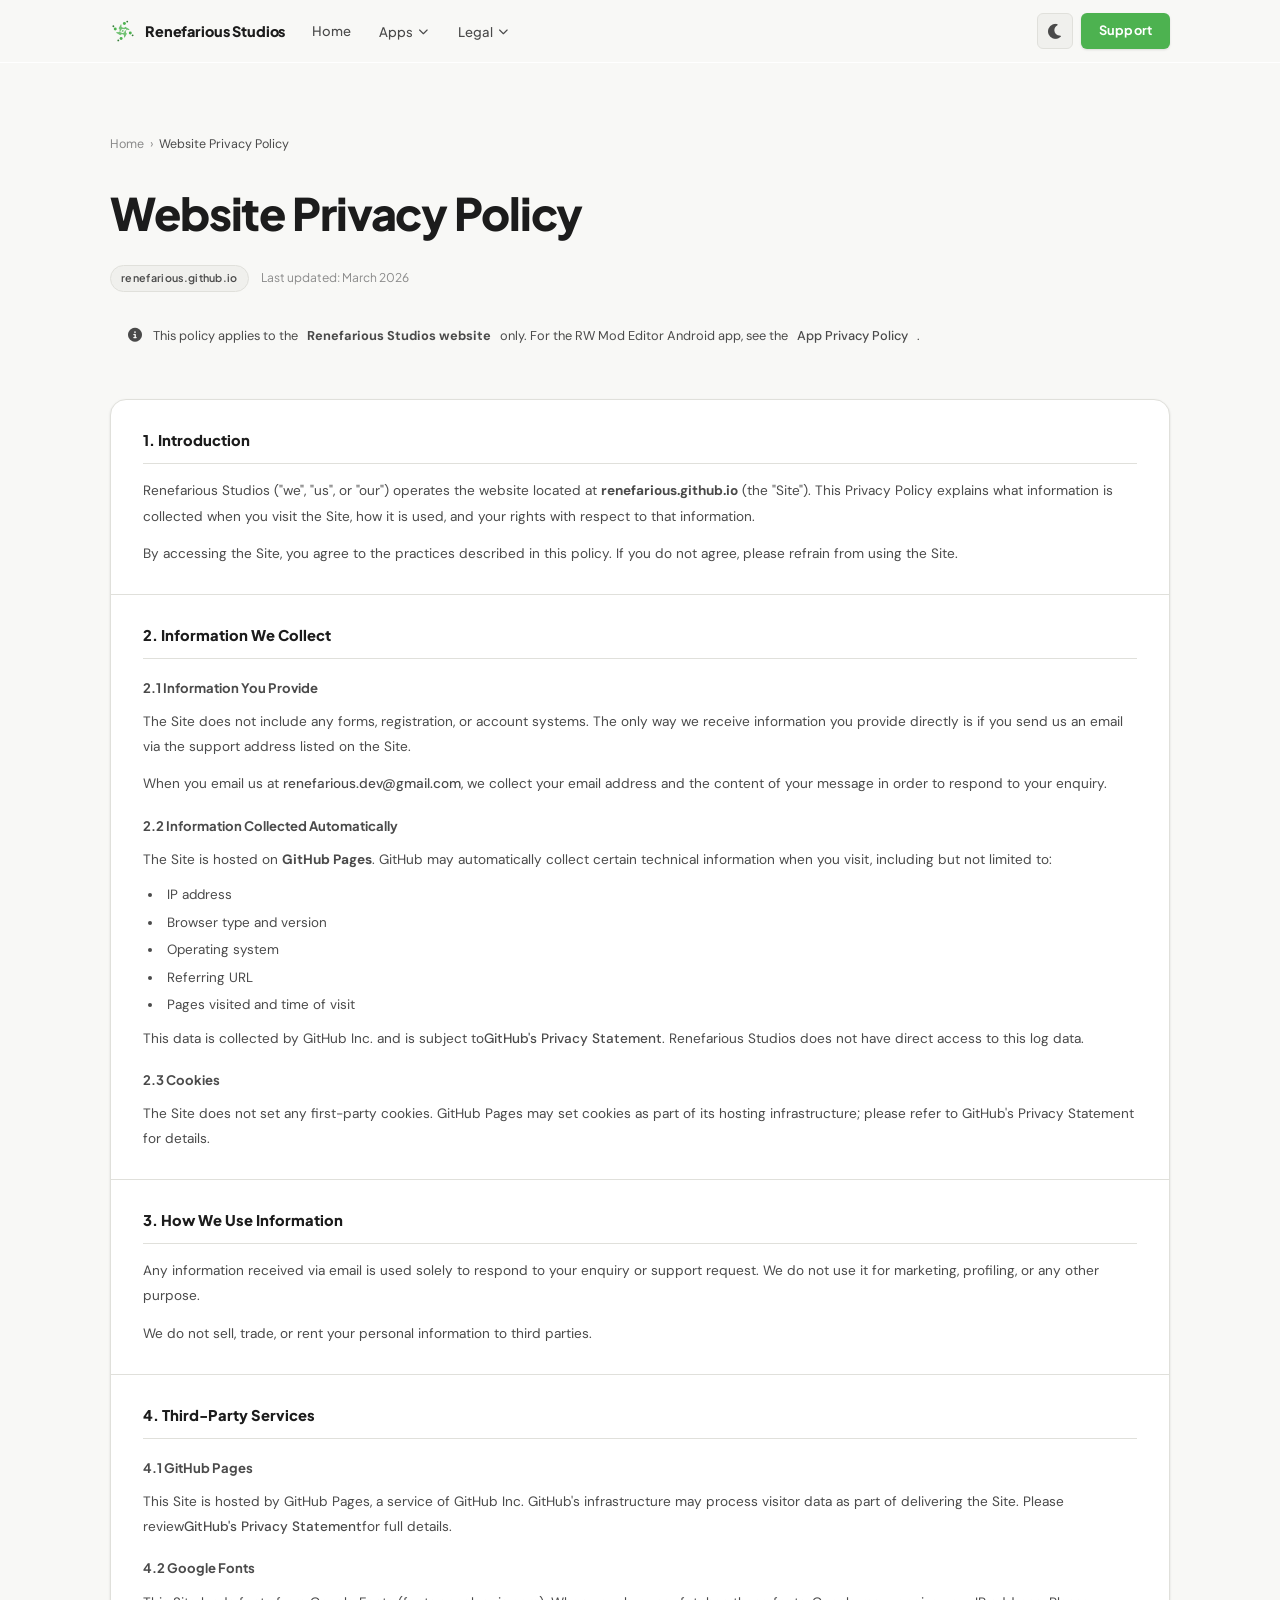
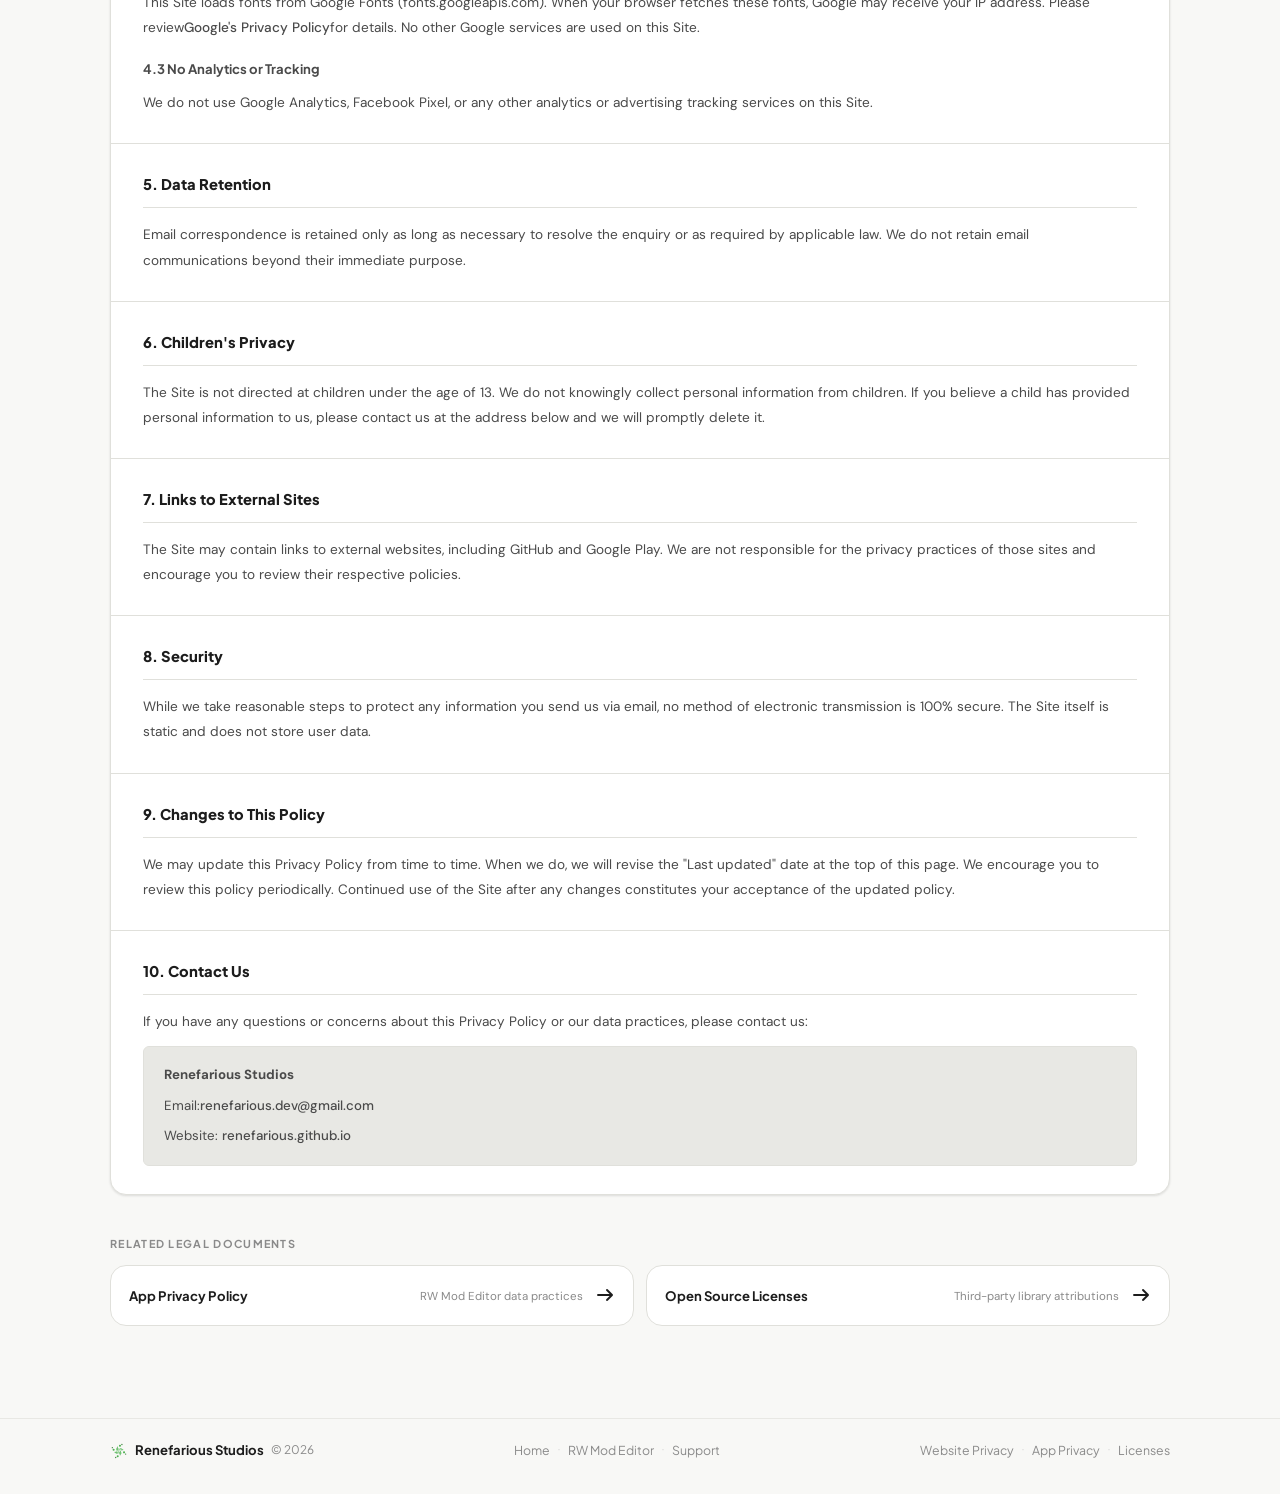
<file: legal/privacy-policy/index.html>
<!DOCTYPE html><html lang="en"><head><meta charset="UTF-8"><meta name="viewport" content="width=device-width, initial-scale=1.0"><meta name="description" content="Privacy policy for the Renefarious Studios website (renefarious.github.io). Covers data collection, cookies, and third-party services."><meta name="theme-color" content="#4db250"><meta property="og:title" content="Website Privacy Policy — Renefarious Studios"><meta property="og:description" content="Privacy policy for the Renefarious Studios website (renefarious.github.io). Covers data collection, cookies, and third-party services."><meta property="og:type" content="website"><meta name="twitter:card" content="summary"><title>Website Privacy Policy — Renefarious Studios</title><link rel="icon" type="image/svg+xml" href="/favicon.svg"><!-- Fonts --><link rel="preconnect" href="https://fonts.googleapis.com"><link rel="preconnect" href="https://fonts.gstatic.com" crossorigin><link href="https://fonts.googleapis.com/css2?family=Plus+Jakarta+Sans:wght@400;500;600;700;800&family=DM+Sans:opsz,wght@9..40,400;9..40,500;9..40,600&family=DM+Mono:wght@400;500&display=swap" rel="stylesheet"><!--
      Theme init — runs synchronously before first paint to prevent
      a flash of the wrong theme. Reads localStorage first, then
      falls back to OS preference.
    --><script>
      (function () {
        try {
          const saved = localStorage.getItem('rs-theme');
          // Default to light mode; only override if user has explicitly chosen
          if (saved === 'dark' || saved === 'light') {
            document.documentElement.setAttribute('data-theme', saved);
          } else {
            document.documentElement.setAttribute('data-theme', 'light');
          }
        } catch (_) {}
      })();
    </script><script src="https://challenges.cloudflare.com/turnstile/v0/api.js?render=explicit" async defer></script><link rel="stylesheet" href="/_astro/Footer.CYalmnTa.css"><link rel="stylesheet" href="/_astro/privacy-policy.B6f0ZQIy.css"></head><body><header class="nav" id="nav" data-astro-cid-wpvy4v7s><div class="nav__inner container" data-astro-cid-wpvy4v7s><!-- ── Wordmark ───────────────────────────────────────── --><a href="/" class="nav__logo" aria-label="Renefarious Studios — home" data-astro-cid-wpvy4v7s><img src="/logo.svg" alt="Renefarious Studios logo" width="26" height="26" class="nav__logo-img" data-astro-cid-wpvy4v7s><span class="nav__logo-name" data-astro-cid-wpvy4v7s>Renefarious Studios</span></a><nav class="nav__links hide-mobile" aria-label="Primary navigation" data-astro-cid-wpvy4v7s><a href="/" class="nav__link" data-astro-cid-wpvy4v7s>Home</a><!-- Apps dropdown --><div class="nav__dropdown" id="apps-dd" data-astro-cid-wpvy4v7s><button class="nav__link nav__dd-btn" aria-haspopup="true" aria-expanded="false" aria-controls="apps-menu" data-astro-cid-wpvy4v7s>Apps<i class="fa-solid fa-chevron-down nav__chevron" style="font-size: 10px;" aria-hidden="true" data-astro-cid-wpvy4v7s></i></button><div class="nav__dd-menu" id="apps-menu" role="menu" data-astro-cid-wpvy4v7s><a href="/rw-mod-editor" class="nav__dd-item" role="menuitem" data-astro-cid-wpvy4v7s><span class="ndi__name" data-astro-cid-wpvy4v7s>RW Mod Editor</span><span class="ndi__desc" data-astro-cid-wpvy4v7s>INI editor for Rusted Warfare</span></a><a href="/rw-mod-editor/workshop" class="nav__dd-item" role="menuitem" data-astro-cid-wpvy4v7s><span class="ndi__name" data-astro-cid-wpvy4v7s>RWME Workshop</span><span class="ndi__desc" data-astro-cid-wpvy4v7s>Browse community unit mods & maps</span></a></div></div><!-- Legal dropdown --><div class="nav__dropdown" id="legal-dd" data-astro-cid-wpvy4v7s><button class="nav__link nav__dd-btn" aria-haspopup="true" aria-expanded="false" aria-controls="legal-menu" data-astro-cid-wpvy4v7s>Legal<i class="fa-solid fa-chevron-down nav__chevron" style="font-size: 10px;" aria-hidden="true" data-astro-cid-wpvy4v7s></i></button><div class="nav__dd-menu" id="legal-menu" role="menu" data-astro-cid-wpvy4v7s><a href="/legal/privacy-policy" class="nav__dd-item" role="menuitem" data-astro-cid-wpvy4v7s><span class="ndi__name" data-astro-cid-wpvy4v7s>Website Privacy Policy</span><span class="ndi__desc" data-astro-cid-wpvy4v7s>This site's data practices</span></a><a href="/rw-mod-editor/legal/app-privacy-policy" class="nav__dd-item" role="menuitem" data-astro-cid-wpvy4v7s><span class="ndi__name" data-astro-cid-wpvy4v7s>App Privacy Policy</span><span class="ndi__desc" data-astro-cid-wpvy4v7s>RW Mod Editor data practices</span></a><a href="/rw-mod-editor/legal/open-source-licenses" class="nav__dd-item" role="menuitem" data-astro-cid-wpvy4v7s><span class="ndi__name" data-astro-cid-wpvy4v7s>Open Source Licenses</span><span class="ndi__desc" data-astro-cid-wpvy4v7s>Third-party attributions</span></a></div></div></nav><!-- ── Theme toggle (RIGHT side, before Support) ────── --><button class="theme-toggle hide-mobile" id="theme-toggle" aria-label="Toggle light/dark mode" title="Toggle theme" data-astro-cid-wpvy4v7s><i class="fa-solid fa-sun icon-sun" style="font-size: 15px;" aria-hidden="true" data-astro-cid-wpvy4v7s></i><i class="fa-solid fa-moon icon-moon" style="font-size: 15px;" aria-hidden="true" data-astro-cid-wpvy4v7s></i></button><!-- ── Support CTA ───────────────────────────────────── --><a href="mailto:renefarious.dev@gmail.com" class="btn btn--primary nav__cta hide-mobile" aria-label="Email support" data-astro-cid-wpvy4v7s>Support</a><!-- ── Mobile hamburger ──────────────────────────────── --><button class="nav__hamburger hide-desktop" id="hamburger" aria-label="Open menu" aria-expanded="false" aria-controls="mobile-menu" data-astro-cid-wpvy4v7s><span class="bar" data-astro-cid-wpvy4v7s></span><span class="bar" data-astro-cid-wpvy4v7s></span><span class="bar" data-astro-cid-wpvy4v7s></span></button></div><!-- Mobile menu --><div class="nav__mobile" id="mobile-menu" aria-hidden="true" data-astro-cid-wpvy4v7s><a href="/" class="nav__mobile-link" data-astro-cid-wpvy4v7s>Home</a><p class="nav__mobile-group-label" data-astro-cid-wpvy4v7s>Apps</p><a href="/rw-mod-editor" class="nav__mobile-link nav__mobile-link--sub" data-astro-cid-wpvy4v7s>RW Mod Editor</a><a href="/rw-mod-editor/workshop" class="nav__mobile-link nav__mobile-link--sub" data-astro-cid-wpvy4v7s>RWME Workshop</a><p class="nav__mobile-group-label" data-astro-cid-wpvy4v7s>Legal</p><a href="/legal/privacy-policy" class="nav__mobile-link nav__mobile-link--sub" data-astro-cid-wpvy4v7s>Website Privacy Policy</a><a href="/rw-mod-editor/legal/app-privacy-policy" class="nav__mobile-link nav__mobile-link--sub" data-astro-cid-wpvy4v7s>App Privacy Policy</a><a href="/rw-mod-editor/legal/open-source-licenses" class="nav__mobile-link nav__mobile-link--sub" data-astro-cid-wpvy4v7s>Open Source Licenses</a><a href="mailto:renefarious.dev@gmail.com" class="nav__mobile-link" data-astro-cid-wpvy4v7s>Support</a><!-- Theme toggle for mobile --><div class="nav__mobile-theme" data-astro-cid-wpvy4v7s><span class="nav__mobile-theme-label" data-astro-cid-wpvy4v7s>Theme</span><button class="theme-toggle" id="theme-toggle-mobile" aria-label="Toggle light/dark mode" data-astro-cid-wpvy4v7s><i class="fa-solid fa-sun icon-sun" style="font-size: 14px;" aria-hidden="true" data-astro-cid-wpvy4v7s></i><i class="fa-solid fa-moon icon-moon" style="font-size: 14px;" aria-hidden="true" data-astro-cid-wpvy4v7s></i></button></div></div></header><script type="module">var e=document.getElementById(`nav`);window.addEventListener(`scroll`,()=>{e.classList.toggle(`scrolled`,window.scrollY>10)},{passive:!0});function t(e){document.documentElement.setAttribute(`data-theme`,e);try{localStorage.setItem(`rs-theme`,e)}catch{}}[document.getElementById(`theme-toggle`),document.getElementById(`theme-toggle-mobile`)].forEach(e=>{e?.addEventListener(`click`,()=>{t((document.documentElement.getAttribute(`data-theme`)??`light`)===`dark`?`light`:`dark`)})});var n=document.getElementById(`hamburger`),r=document.getElementById(`mobile-menu`);n.addEventListener(`click`,()=>{let e=n.getAttribute(`aria-expanded`)===`true`;n.setAttribute(`aria-expanded`,String(!e)),r.setAttribute(`aria-hidden`,String(e))}),r.querySelectorAll(`a`).forEach(e=>{e.addEventListener(`click`,()=>{n.setAttribute(`aria-expanded`,`false`),r.setAttribute(`aria-hidden`,`true`)})}),document.querySelectorAll(`.nav__dropdown`).forEach(e=>{let t=e.querySelector(`.nav__dd-btn`),n=e.querySelector(`.nav__dd-menu`);t.addEventListener(`click`,e=>{e.stopPropagation();let r=t.getAttribute(`aria-expanded`)===`true`;document.querySelectorAll(`.nav__dd-btn`).forEach(e=>{e.setAttribute(`aria-expanded`,`false`),e.closest(`.nav__dropdown`)?.querySelector(`.nav__dd-menu`)?.classList.remove(`open`)}),r||(t.setAttribute(`aria-expanded`,`true`),n.classList.add(`open`))})}),document.addEventListener(`click`,()=>{document.querySelectorAll(`.nav__dd-btn`).forEach(e=>{e.setAttribute(`aria-expanded`,`false`),e.closest(`.nav__dropdown`)?.querySelector(`.nav__dd-menu`)?.classList.remove(`open`)})});</script><main class="legal-page" id="main-content" data-astro-cid-jdhpsdxm><div class="container legal-container" data-astro-cid-jdhpsdxm><div class="legal-body-wrap" data-astro-cid-jdhpsdxm><!-- Header --><div class="legal-header" data-astro-cid-jdhpsdxm><nav class="legal-breadcrumb" aria-label="Breadcrumb" data-astro-cid-jdhpsdxm><a href="/" class="breadcrumb-link" data-astro-cid-jdhpsdxm>Home</a><span class="breadcrumb-sep" aria-hidden="true" data-astro-cid-jdhpsdxm>›</span><a href="/legal/privacy-policy" class="breadcrumb-link breadcrumb-link--current" aria-current="page" data-astro-cid-jdhpsdxm>Website Privacy Policy</a></nav><h1 class="legal-title" data-astro-cid-jdhpsdxm>Website Privacy Policy</h1><div class="legal-meta" data-astro-cid-jdhpsdxm><span class="badge" data-astro-cid-jdhpsdxm>renefarious.github.io</span><span class="legal-date" data-astro-cid-jdhpsdxm>Last updated: March 2026</span></div><div class="legal-notice" data-astro-cid-jdhpsdxm><i class="fa-solid fa-circle-info" style="font-size: 14px; margin-top: 2px;" aria-hidden="true" data-astro-cid-jdhpsdxm></i>This policy applies to the <strong data-astro-cid-jdhpsdxm>Renefarious Studios website</strong> only. For the RW Mod Editor Android app, see the<a href="/legal/app-privacy-policy" class="legal-inline-link" data-astro-cid-jdhpsdxm>App Privacy Policy</a>.</div></div><!-- Body --><div class="legal-body" data-astro-cid-jdhpsdxm><section class="legal-section" data-astro-cid-jdhpsdxm><h2 data-astro-cid-jdhpsdxm>1. Introduction</h2><p data-astro-cid-jdhpsdxm>Renefarious Studios ("we", "us", or "our") operates the website located at <strong data-astro-cid-jdhpsdxm>renefarious.github.io</strong> (the "Site"). This Privacy Policy explains what information is collected when you visit the Site, how it is used, and your rights with respect to that information.</p><p data-astro-cid-jdhpsdxm>By accessing the Site, you agree to the practices described in this policy. If you do not agree, please refrain from using the Site.</p></section><section class="legal-section" data-astro-cid-jdhpsdxm><h2 data-astro-cid-jdhpsdxm>2. Information We Collect</h2><h3 data-astro-cid-jdhpsdxm>2.1 Information You Provide</h3><p data-astro-cid-jdhpsdxm>The Site does not include any forms, registration, or account systems. The only way we receive information you provide directly is if you send us an email via the support address listed on the Site.</p><p data-astro-cid-jdhpsdxm>When you email us at <a href="mailto:renefarious.dev@gmail.com" class="legal-inline-link" data-astro-cid-jdhpsdxm>renefarious.dev@gmail.com</a>, we collect your email address and the content of your message in order to respond to your enquiry.</p><h3 data-astro-cid-jdhpsdxm>2.2 Information Collected Automatically</h3><p data-astro-cid-jdhpsdxm>The Site is hosted on <strong data-astro-cid-jdhpsdxm>GitHub Pages</strong>. GitHub may automatically collect certain technical information when you visit, including but not limited to:</p><ul data-astro-cid-jdhpsdxm><li data-astro-cid-jdhpsdxm>IP address</li><li data-astro-cid-jdhpsdxm>Browser type and version</li><li data-astro-cid-jdhpsdxm>Operating system</li><li data-astro-cid-jdhpsdxm>Referring URL</li><li data-astro-cid-jdhpsdxm>Pages visited and time of visit</li></ul><p data-astro-cid-jdhpsdxm>This data is collected by GitHub Inc. and is subject to<a href="https://docs.github.com/en/site-policy/privacy-policies/github-general-privacy-statement" target="_blank" rel="noopener noreferrer" class="legal-inline-link" data-astro-cid-jdhpsdxm>GitHub's Privacy Statement</a>. Renefarious Studios does not have direct access to this log data.</p><h3 data-astro-cid-jdhpsdxm>2.3 Cookies</h3><p data-astro-cid-jdhpsdxm>The Site does not set any first-party cookies. GitHub Pages may set cookies as part of its hosting infrastructure; please refer to GitHub's Privacy Statement for details.</p></section><section class="legal-section" data-astro-cid-jdhpsdxm><h2 data-astro-cid-jdhpsdxm>3. How We Use Information</h2><p data-astro-cid-jdhpsdxm>Any information received via email is used solely to respond to your enquiry or support request. We do not use it for marketing, profiling, or any other purpose.</p><p data-astro-cid-jdhpsdxm>We do not sell, trade, or rent your personal information to third parties.</p></section><section class="legal-section" data-astro-cid-jdhpsdxm><h2 data-astro-cid-jdhpsdxm>4. Third-Party Services</h2><h3 data-astro-cid-jdhpsdxm>4.1 GitHub Pages</h3><p data-astro-cid-jdhpsdxm>This Site is hosted by GitHub Pages, a service of GitHub Inc. GitHub's infrastructure may process visitor data as part of delivering the Site. Please review<a href="https://docs.github.com/en/site-policy/privacy-policies/github-general-privacy-statement" target="_blank" rel="noopener noreferrer" class="legal-inline-link" data-astro-cid-jdhpsdxm>GitHub's Privacy Statement</a>for full details.</p><h3 data-astro-cid-jdhpsdxm>4.2 Google Fonts</h3><p data-astro-cid-jdhpsdxm>This Site loads fonts from Google Fonts (fonts.googleapis.com). When your browser fetches these fonts, Google may receive your IP address. Please review<a href="https://policies.google.com/privacy" target="_blank" rel="noopener noreferrer" class="legal-inline-link" data-astro-cid-jdhpsdxm>Google's Privacy Policy</a>for details. No other Google services are used on this Site.</p><h3 data-astro-cid-jdhpsdxm>4.3 No Analytics or Tracking</h3><p data-astro-cid-jdhpsdxm>We do not use Google Analytics, Facebook Pixel, or any other analytics or advertising tracking services on this Site.</p></section><section class="legal-section" data-astro-cid-jdhpsdxm><h2 data-astro-cid-jdhpsdxm>5. Data Retention</h2><p data-astro-cid-jdhpsdxm>Email correspondence is retained only as long as necessary to resolve the enquiry or as required by applicable law. We do not retain email communications beyond their immediate purpose.</p></section><section class="legal-section" data-astro-cid-jdhpsdxm><h2 data-astro-cid-jdhpsdxm>6. Children's Privacy</h2><p data-astro-cid-jdhpsdxm>The Site is not directed at children under the age of 13. We do not knowingly collect personal information from children. If you believe a child has provided personal information to us, please contact us at the address below and we will promptly delete it.</p></section><section class="legal-section" data-astro-cid-jdhpsdxm><h2 data-astro-cid-jdhpsdxm>7. Links to External Sites</h2><p data-astro-cid-jdhpsdxm>The Site may contain links to external websites, including GitHub and Google Play. We are not responsible for the privacy practices of those sites and encourage you to review their respective policies.</p></section><section class="legal-section" data-astro-cid-jdhpsdxm><h2 data-astro-cid-jdhpsdxm>8. Security</h2><p data-astro-cid-jdhpsdxm>While we take reasonable steps to protect any information you send us via email, no method of electronic transmission is 100% secure. The Site itself is static and does not store user data.</p></section><section class="legal-section" data-astro-cid-jdhpsdxm><h2 data-astro-cid-jdhpsdxm>9. Changes to This Policy</h2><p data-astro-cid-jdhpsdxm>We may update this Privacy Policy from time to time. When we do, we will revise the "Last updated" date at the top of this page. We encourage you to review this policy periodically. Continued use of the Site after any changes constitutes your acceptance of the updated policy.</p></section><section class="legal-section" data-astro-cid-jdhpsdxm><h2 data-astro-cid-jdhpsdxm>10. Contact Us</h2><p data-astro-cid-jdhpsdxm>If you have any questions or concerns about this Privacy Policy or our data practices, please contact us:</p><div class="legal-contact-block" data-astro-cid-jdhpsdxm><p data-astro-cid-jdhpsdxm><strong data-astro-cid-jdhpsdxm>Renefarious Studios</strong></p><p data-astro-cid-jdhpsdxm>Email:<a href="mailto:renefarious.dev@gmail.com" class="legal-inline-link" data-astro-cid-jdhpsdxm>renefarious.dev@gmail.com</a></p><p data-astro-cid-jdhpsdxm>Website: <a href="https://renefarious.github.io" class="legal-inline-link" data-astro-cid-jdhpsdxm>renefarious.github.io</a></p></div></section></div><!-- /.legal-body --><!-- Related legal pages --><div class="legal-related" data-astro-cid-jdhpsdxm><p class="legal-related__label" data-astro-cid-jdhpsdxm>Related Legal Documents</p><div class="legal-related__links" data-astro-cid-jdhpsdxm><a href="/rw-mod-editor/legal/app-privacy-policy" class="legal-related__card card" data-astro-cid-jdhpsdxm><span class="lrc__title" data-astro-cid-jdhpsdxm>App Privacy Policy</span><span class="lrc__desc" data-astro-cid-jdhpsdxm>RW Mod Editor data practices</span><span aria-hidden="true" data-astro-cid-jdhpsdxm><i class="fa-solid fa-arrow-right" data-astro-cid-jdhpsdxm></i></span></a><a href="/rw-mod-editor/legal/open-source-licenses" class="legal-related__card card" data-astro-cid-jdhpsdxm><span class="lrc__title" data-astro-cid-jdhpsdxm>Open Source Licenses</span><span class="lrc__desc" data-astro-cid-jdhpsdxm>Third-party library attributions</span><span aria-hidden="true" data-astro-cid-jdhpsdxm><i class="fa-solid fa-arrow-right" data-astro-cid-jdhpsdxm></i></span></a></div></div></div><!-- /.legal-body-wrap --></div><!-- /.container --></main><footer class="footer" data-astro-cid-jo6i4kqk><div class="divider" data-astro-cid-jo6i4kqk></div><div class="footer__inner container" data-astro-cid-jo6i4kqk><div class="footer__brand" data-astro-cid-jo6i4kqk><img src="/logo.svg" alt="" width="18" height="18" class="footer__logo-img" aria-hidden="true" data-astro-cid-jo6i4kqk><span class="footer__name" data-astro-cid-jo6i4kqk>Renefarious Studios</span><span class="footer__copy" data-astro-cid-jo6i4kqk>© 2026</span></div><nav class="footer__nav" aria-label="Footer navigation" data-astro-cid-jo6i4kqk><a href="/" class="footer__link" data-astro-cid-jo6i4kqk>Home</a><span class="footer__sep" aria-hidden="true" data-astro-cid-jo6i4kqk>·</span><a href="/rw-mod-editor" class="footer__link" data-astro-cid-jo6i4kqk>RW Mod Editor</a><span class="footer__sep" aria-hidden="true" data-astro-cid-jo6i4kqk>·</span><a href="mailto:renefarious.dev@gmail.com" class="footer__link" data-astro-cid-jo6i4kqk>Support</a></nav><div class="footer__legal" data-astro-cid-jo6i4kqk><a href="/legal/privacy-policy" class="footer__link" data-astro-cid-jo6i4kqk>Website Privacy</a><span class="footer__sep" aria-hidden="true" data-astro-cid-jo6i4kqk>·</span><a href="/rw-mod-editor/legal/app-privacy-policy" class="footer__link" data-astro-cid-jo6i4kqk>App Privacy</a><span class="footer__sep" aria-hidden="true" data-astro-cid-jo6i4kqk>·</span><a href="/rw-mod-editor/legal/open-source-licenses" class="footer__link" data-astro-cid-jo6i4kqk>Licenses</a></div></div></footer><!-- Global Turnstile Auth pre-fetch --><div id="global-turnstile-container" style="position: fixed; bottom: 10px; right: 10px; z-index: 9999;"></div><script type="module">var e=(()=>{try{return atob(`aHR0cHM6Ly9yd21lLXdvcmtzaG9wLnJlbmVmYXJpb3VzLWRldi53b3JrZXJzLmRldg==`).trimEnd(`/`)+`/`}catch{return``}})();window.webAccessToken=sessionStorage.getItem(`webAccessToken`)||null,window.authNegotiationPromise=null,window.negotiateAccessTokenGlobal=async function(){if(window.webAccessToken)return!0;if(window.authNegotiationPromise)return window.authNegotiationPromise;window.authNegotiationPromise=(async()=>{try{let t=await new Promise((e,t)=>{let n=!1,r=setTimeout(()=>{n||(n=!0,t(Error(`Turnstile challenge timed out.`)))},15e3),i=()=>{let i=document.getElementById(`global-turnstile-container`);i&&(i.innerHTML=``),window.turnstile.render(`#global-turnstile-container`,{sitekey:`0x4AAAAAADlIVGzCrUoVC2_7`,callback:function(t){n||(n=!0,clearTimeout(r),e(t))},"error-callback":function(){n||(n=!0,clearTimeout(r),t(Error(`Turnstile challenge failed`)))}})};if(window.turnstile)i();else{let e=0,n=setInterval(()=>{e++,window.turnstile?(clearInterval(n),i()):e>50&&(clearInterval(n),t(Error(`Turnstile script did not load in time.`)))},100)}}),n=await fetch(`${e}api/v2/auth/token`,{method:`POST`,headers:{"X-Turnstile-Token":t},body:``});if(n.ok){let e=await n.json();window.webAccessToken=e.access_token,sessionStorage.setItem(`webAccessToken`,e.access_token);let t=document.getElementById(`global-turnstile-container`);return t&&(t.style.display=`none`),!0}throw Error(`Token negotiation failed HTTP ${n.status}`)}catch(e){throw e}})();try{return await window.authNegotiationPromise,!0}catch(e){throw console.error(e),e}finally{window.authNegotiationPromise=null}},document.addEventListener(`DOMContentLoaded`,()=>{if(!window.webAccessToken)setTimeout(()=>{window.negotiateAccessTokenGlobal().catch(console.error)},500);else{let e=document.getElementById(`global-turnstile-container`);e&&(e.style.display=`none`)}});</script><!-- Scroll reveal --><script type="module">var e=new IntersectionObserver(t=>{t.forEach(t=>{if(t.isIntersecting){let n=t.target,r=parseInt(n.dataset.delay??`0`);setTimeout(()=>n.classList.add(`revealed`),r),e.unobserve(n)}})},{threshold:.08});document.querySelectorAll(`[data-reveal]`).forEach(t=>e.observe(t));</script></body></html>
</file>
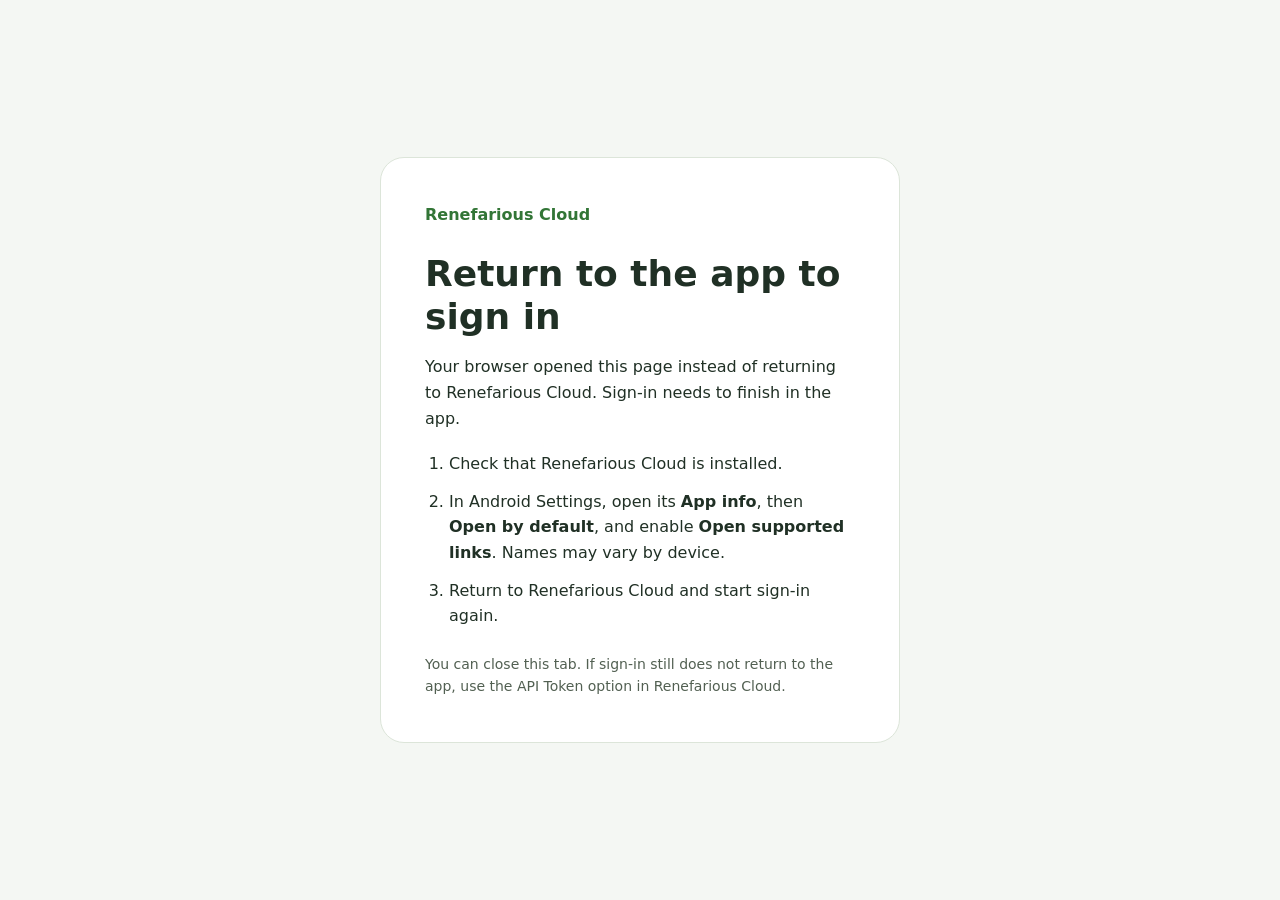
<file: oauth/callback/index.html>
<!doctype html>
<html lang="en">
  <head>
    <meta charset="utf-8" />
    <meta name="viewport" content="width=device-width, initial-scale=1" />
    <meta name="referrer" content="no-referrer" />
    <meta name="robots" content="noindex, nofollow, noarchive" />
    <meta http-equiv="Content-Security-Policy" content="default-src 'none'; script-src 'sha256-Pq9V77p9Mwr4ct+I66JO1any+Cu1W0bzfuL/cQcCj5M='; style-src 'unsafe-inline'; img-src data:; base-uri 'none'; form-action 'none'" />
    <title>Return to Renefarious Cloud</title>
    <link rel="icon" href="data:," />
    <script>try { window.history.replaceState(null, "", "/oauth/callback"); } catch { /* The page remains usable when history changes are blocked. */ }</script>
    <style>
      :root {
        color-scheme: light dark;
        font-family: system-ui, -apple-system, BlinkMacSystemFont, "Segoe UI", sans-serif;
        background: #f4f7f3;
        color: #203025;
        line-height: 1.6;
      }
      * { box-sizing: border-box; }
      body {
        min-height: 100vh;
        min-height: 100svh;
        margin: 0;
        padding: 24px;
        display: grid;
        place-items: center;
      }
      main {
        width: 100%;
        max-width: 520px;
        padding: clamp(24px, 6vw, 44px);
        background: #fff;
        border: 1px solid #dce5d9;
        border-radius: 24px;
      }
      .brand { margin: 0 0 24px; color: #327536; font-weight: 700; }
      h1 { margin: 0 0 16px; font-size: clamp(1.75rem, 5vw, 2.25rem); line-height: 1.2; }
      p { margin: 0 0 20px; }
      ol { padding-left: 24px; margin: 0; }
      li + li { margin-top: 12px; }
      .note { margin: 24px 0 0; font-size: 0.875rem; color: #526052; }
      @media (prefers-color-scheme: dark) {
        :root { background: #111a14; color: #e7eee7; }
        main { background: #1b261e; border-color: #344438; }
        .brand { color: #a0d694; }
        .note { color: #b4c3b4; }
      }
    </style>
  </head>
  <body>
    <main>
      <p class="brand">Renefarious Cloud</p>
      <h1>Return to the app to sign in</h1>
      <p>Your browser opened this page instead of returning to Renefarious Cloud. Sign-in needs to finish in the app.</p>
      <ol>
        <li>Check that Renefarious Cloud is installed.</li>
        <li>In Android Settings, open its <strong>App info</strong>, then <strong>Open by default</strong>, and enable <strong>Open supported links</strong>. Names may vary by device.</li>
        <li>Return to Renefarious Cloud and start sign-in again.</li>
      </ol>
      <p class="note">You can close this tab. If sign-in still does not return to the app, use the API Token option in Renefarious Cloud.</p>
    </main>
  </body>
</html>
</file>
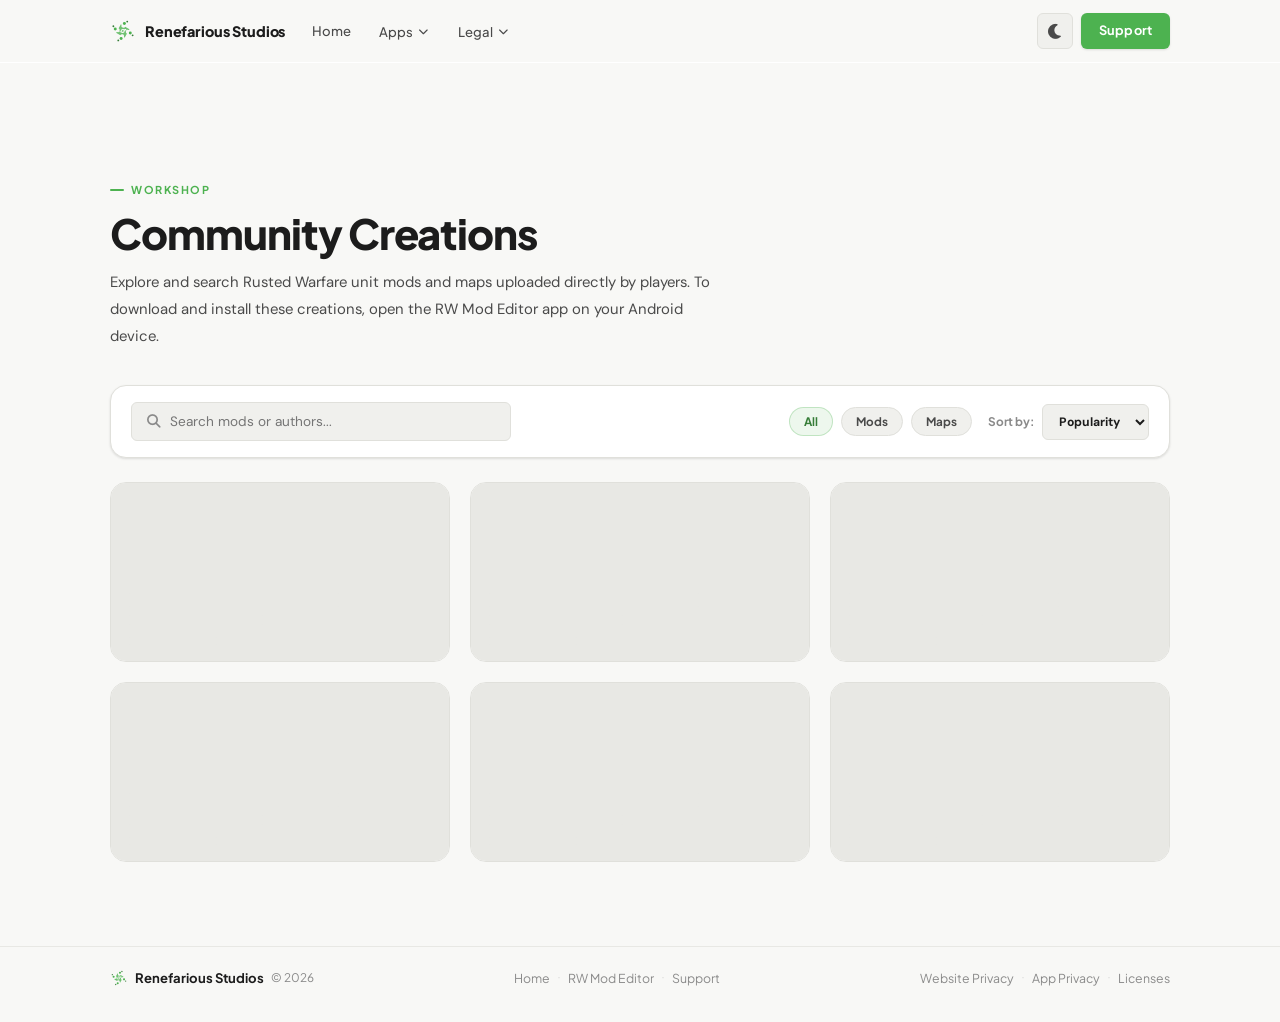
<file: rw-mod-editor/workshop/index.html>
<!DOCTYPE html><html lang="en"><head><meta charset="UTF-8"><meta name="viewport" content="width=device-width, initial-scale=1.0"><meta name="description" content="Browse community-made mods and maps for Rusted Warfare. Browse items uploaded directly via the RW Mod Editor client."><meta name="theme-color" content="#4db250"><meta property="og:title" content="RWME Workshop — Renefarious Studios"><meta property="og:description" content="Browse community-made mods and maps for Rusted Warfare. Browse items uploaded directly via the RW Mod Editor client."><meta property="og:type" content="website"><meta name="twitter:card" content="summary"><title>RWME Workshop — Renefarious Studios</title><link rel="icon" type="image/svg+xml" href="/favicon.svg"><!-- Fonts --><link rel="preconnect" href="https://fonts.googleapis.com"><link rel="preconnect" href="https://fonts.gstatic.com" crossorigin><link href="https://fonts.googleapis.com/css2?family=Plus+Jakarta+Sans:wght@400;500;600;700;800&family=DM+Sans:opsz,wght@9..40,400;9..40,500;9..40,600&family=DM+Mono:wght@400;500&display=swap" rel="stylesheet"><!--
      Theme init — runs synchronously before first paint to prevent
      a flash of the wrong theme. Reads localStorage first, then
      falls back to OS preference.
    --><script>
      (function () {
        try {
          const saved = localStorage.getItem('rs-theme');
          // Default to light mode; only override if user has explicitly chosen
          if (saved === 'dark' || saved === 'light') {
            document.documentElement.setAttribute('data-theme', saved);
          } else {
            document.documentElement.setAttribute('data-theme', 'light');
          }
        } catch (_) {}
      })();
    </script><script src="https://challenges.cloudflare.com/turnstile/v0/api.js?render=explicit" async defer></script><link rel="stylesheet" href="/_astro/Footer.CYalmnTa.css"><link rel="stylesheet" href="/_astro/workshop.D9uL43x2.css"></head><body><header class="nav" id="nav" data-astro-cid-wpvy4v7s><div class="nav__inner container" data-astro-cid-wpvy4v7s><!-- ── Wordmark ───────────────────────────────────────── --><a href="/" class="nav__logo" aria-label="Renefarious Studios — home" data-astro-cid-wpvy4v7s><img src="/logo.svg" alt="Renefarious Studios logo" width="26" height="26" class="nav__logo-img" data-astro-cid-wpvy4v7s><span class="nav__logo-name" data-astro-cid-wpvy4v7s>Renefarious Studios</span></a><nav class="nav__links hide-mobile" aria-label="Primary navigation" data-astro-cid-wpvy4v7s><a href="/" class="nav__link" data-astro-cid-wpvy4v7s>Home</a><!-- Apps dropdown --><div class="nav__dropdown" id="apps-dd" data-astro-cid-wpvy4v7s><button class="nav__link nav__dd-btn" aria-haspopup="true" aria-expanded="false" aria-controls="apps-menu" data-astro-cid-wpvy4v7s>Apps<i class="fa-solid fa-chevron-down nav__chevron" style="font-size: 10px;" aria-hidden="true" data-astro-cid-wpvy4v7s></i></button><div class="nav__dd-menu" id="apps-menu" role="menu" data-astro-cid-wpvy4v7s><a href="/rw-mod-editor" class="nav__dd-item" role="menuitem" data-astro-cid-wpvy4v7s><span class="ndi__name" data-astro-cid-wpvy4v7s>RW Mod Editor</span><span class="ndi__desc" data-astro-cid-wpvy4v7s>INI editor for Rusted Warfare</span></a><a href="/rw-mod-editor/workshop" class="nav__dd-item" role="menuitem" data-astro-cid-wpvy4v7s><span class="ndi__name" data-astro-cid-wpvy4v7s>RWME Workshop</span><span class="ndi__desc" data-astro-cid-wpvy4v7s>Browse community unit mods & maps</span></a></div></div><!-- Legal dropdown --><div class="nav__dropdown" id="legal-dd" data-astro-cid-wpvy4v7s><button class="nav__link nav__dd-btn" aria-haspopup="true" aria-expanded="false" aria-controls="legal-menu" data-astro-cid-wpvy4v7s>Legal<i class="fa-solid fa-chevron-down nav__chevron" style="font-size: 10px;" aria-hidden="true" data-astro-cid-wpvy4v7s></i></button><div class="nav__dd-menu" id="legal-menu" role="menu" data-astro-cid-wpvy4v7s><a href="/legal/privacy-policy" class="nav__dd-item" role="menuitem" data-astro-cid-wpvy4v7s><span class="ndi__name" data-astro-cid-wpvy4v7s>Website Privacy Policy</span><span class="ndi__desc" data-astro-cid-wpvy4v7s>This site's data practices</span></a><a href="/rw-mod-editor/legal/app-privacy-policy" class="nav__dd-item" role="menuitem" data-astro-cid-wpvy4v7s><span class="ndi__name" data-astro-cid-wpvy4v7s>App Privacy Policy</span><span class="ndi__desc" data-astro-cid-wpvy4v7s>RW Mod Editor data practices</span></a><a href="/rw-mod-editor/legal/open-source-licenses" class="nav__dd-item" role="menuitem" data-astro-cid-wpvy4v7s><span class="ndi__name" data-astro-cid-wpvy4v7s>Open Source Licenses</span><span class="ndi__desc" data-astro-cid-wpvy4v7s>Third-party attributions</span></a></div></div></nav><!-- ── Theme toggle (RIGHT side, before Support) ────── --><button class="theme-toggle hide-mobile" id="theme-toggle" aria-label="Toggle light/dark mode" title="Toggle theme" data-astro-cid-wpvy4v7s><i class="fa-solid fa-sun icon-sun" style="font-size: 15px;" aria-hidden="true" data-astro-cid-wpvy4v7s></i><i class="fa-solid fa-moon icon-moon" style="font-size: 15px;" aria-hidden="true" data-astro-cid-wpvy4v7s></i></button><!-- ── Support CTA ───────────────────────────────────── --><a href="mailto:renefarious.dev@gmail.com" class="btn btn--primary nav__cta hide-mobile" aria-label="Email support" data-astro-cid-wpvy4v7s>Support</a><!-- ── Mobile hamburger ──────────────────────────────── --><button class="nav__hamburger hide-desktop" id="hamburger" aria-label="Open menu" aria-expanded="false" aria-controls="mobile-menu" data-astro-cid-wpvy4v7s><span class="bar" data-astro-cid-wpvy4v7s></span><span class="bar" data-astro-cid-wpvy4v7s></span><span class="bar" data-astro-cid-wpvy4v7s></span></button></div><!-- Mobile menu --><div class="nav__mobile" id="mobile-menu" aria-hidden="true" data-astro-cid-wpvy4v7s><a href="/" class="nav__mobile-link" data-astro-cid-wpvy4v7s>Home</a><p class="nav__mobile-group-label" data-astro-cid-wpvy4v7s>Apps</p><a href="/rw-mod-editor" class="nav__mobile-link nav__mobile-link--sub" data-astro-cid-wpvy4v7s>RW Mod Editor</a><a href="/rw-mod-editor/workshop" class="nav__mobile-link nav__mobile-link--sub" data-astro-cid-wpvy4v7s>RWME Workshop</a><p class="nav__mobile-group-label" data-astro-cid-wpvy4v7s>Legal</p><a href="/legal/privacy-policy" class="nav__mobile-link nav__mobile-link--sub" data-astro-cid-wpvy4v7s>Website Privacy Policy</a><a href="/rw-mod-editor/legal/app-privacy-policy" class="nav__mobile-link nav__mobile-link--sub" data-astro-cid-wpvy4v7s>App Privacy Policy</a><a href="/rw-mod-editor/legal/open-source-licenses" class="nav__mobile-link nav__mobile-link--sub" data-astro-cid-wpvy4v7s>Open Source Licenses</a><a href="mailto:renefarious.dev@gmail.com" class="nav__mobile-link" data-astro-cid-wpvy4v7s>Support</a><!-- Theme toggle for mobile --><div class="nav__mobile-theme" data-astro-cid-wpvy4v7s><span class="nav__mobile-theme-label" data-astro-cid-wpvy4v7s>Theme</span><button class="theme-toggle" id="theme-toggle-mobile" aria-label="Toggle light/dark mode" data-astro-cid-wpvy4v7s><i class="fa-solid fa-sun icon-sun" style="font-size: 14px;" aria-hidden="true" data-astro-cid-wpvy4v7s></i><i class="fa-solid fa-moon icon-moon" style="font-size: 14px;" aria-hidden="true" data-astro-cid-wpvy4v7s></i></button></div></div></header><script type="module">var e=document.getElementById(`nav`);window.addEventListener(`scroll`,()=>{e.classList.toggle(`scrolled`,window.scrollY>10)},{passive:!0});function t(e){document.documentElement.setAttribute(`data-theme`,e);try{localStorage.setItem(`rs-theme`,e)}catch{}}[document.getElementById(`theme-toggle`),document.getElementById(`theme-toggle-mobile`)].forEach(e=>{e?.addEventListener(`click`,()=>{t((document.documentElement.getAttribute(`data-theme`)??`light`)===`dark`?`light`:`dark`)})});var n=document.getElementById(`hamburger`),r=document.getElementById(`mobile-menu`);n.addEventListener(`click`,()=>{let e=n.getAttribute(`aria-expanded`)===`true`;n.setAttribute(`aria-expanded`,String(!e)),r.setAttribute(`aria-hidden`,String(e))}),r.querySelectorAll(`a`).forEach(e=>{e.addEventListener(`click`,()=>{n.setAttribute(`aria-expanded`,`false`),r.setAttribute(`aria-hidden`,`true`)})}),document.querySelectorAll(`.nav__dropdown`).forEach(e=>{let t=e.querySelector(`.nav__dd-btn`),n=e.querySelector(`.nav__dd-menu`);t.addEventListener(`click`,e=>{e.stopPropagation();let r=t.getAttribute(`aria-expanded`)===`true`;document.querySelectorAll(`.nav__dd-btn`).forEach(e=>{e.setAttribute(`aria-expanded`,`false`),e.closest(`.nav__dropdown`)?.querySelector(`.nav__dd-menu`)?.classList.remove(`open`)}),r||(t.setAttribute(`aria-expanded`,`true`),n.classList.add(`open`))})}),document.addEventListener(`click`,()=>{document.querySelectorAll(`.nav__dd-btn`).forEach(e=>{e.setAttribute(`aria-expanded`,`false`),e.closest(`.nav__dropdown`)?.querySelector(`.nav__dd-menu`)?.classList.remove(`open`)})});</script><main id="main-content" style="padding-top: 62px; min-height: 80vh;"><div id="workshop-list-view"><!-- ── Workshop Header ───────────────────────────────── --><section class="workshop-hero section" aria-label="Workshop introduction"><div class="container"><div class="workshop-hero__inner" data-reveal><p class="section-label">Workshop</p><h1 class="section-title">Community Creations</h1><p class="workshop-hero__desc">Explore and search Rusted Warfare unit mods and maps uploaded directly by players. To download and install these creations, open the RW Mod Editor app on your Android device.</p></div></div></section><!-- ── Filter & Search Controls ───────────────────────── --><section class="controls-section" aria-label="Filters and search"><div class="container"><div class="controls-bar" data-reveal data-delay="50"><div class="search-box"><i class="fa-solid fa-magnifying-glass search-icon" aria-hidden="true"></i><input type="text" id="search-input" placeholder="Search mods or authors..." aria-label="Search mods"></div><div class="filters-row"><div class="tags-filter" id="tags-filter" role="group" aria-label="Filter by category"><button class="filter-chip active" data-tag="">All</button><button class="filter-chip" data-tag="mod">Mods</button><button class="filter-chip" data-tag="map">Maps</button></div><div class="sort-box"><label for="sort-select" class="sort-label">Sort by:</label><select id="sort-select" aria-label="Sort order"><option value="popular">Popularity</option><option value="newest">Newest</option><option value="rating">Top Rated</option></select></div></div></div></div></section><!-- ── Mods Grid / Feed ────────────────────────────────── --><section class="workshop-feed" aria-label="Workshop item feed"><div class="container"><!-- Error alert (hidden by default) --><div id="error-card" class="error-card" style="display: none;"><div class="error-icon" aria-hidden="true"><i class="fa-solid fa-triangle-exclamation"></i></div><h3 class="error-title">Failed to load workshop items</h3><p class="error-desc">We couldn't connect to the server. Please check your internet connection or try again later.</p><button id="retry-btn" class="btn btn--primary">Try Again</button></div><!-- Skeletons loader --><div id="loading-grid" class="workshop-grid"><div class="skeleton-card" aria-hidden="true"><div class="skeleton-media skeleton-line"></div><div class="skeleton-content"><div class="skeleton-line skeleton-title-line"></div><div class="skeleton-line skeleton-sub-line"></div><div class="skeleton-line skeleton-date-line"></div></div></div><div class="skeleton-card" aria-hidden="true"><div class="skeleton-media skeleton-line"></div><div class="skeleton-content"><div class="skeleton-line skeleton-title-line"></div><div class="skeleton-line skeleton-sub-line"></div><div class="skeleton-line skeleton-date-line"></div></div></div><div class="skeleton-card" aria-hidden="true"><div class="skeleton-media skeleton-line"></div><div class="skeleton-content"><div class="skeleton-line skeleton-title-line"></div><div class="skeleton-line skeleton-sub-line"></div><div class="skeleton-line skeleton-date-line"></div></div></div><div class="skeleton-card" aria-hidden="true"><div class="skeleton-media skeleton-line"></div><div class="skeleton-content"><div class="skeleton-line skeleton-title-line"></div><div class="skeleton-line skeleton-sub-line"></div><div class="skeleton-line skeleton-date-line"></div></div></div><div class="skeleton-card" aria-hidden="true"><div class="skeleton-media skeleton-line"></div><div class="skeleton-content"><div class="skeleton-line skeleton-title-line"></div><div class="skeleton-line skeleton-sub-line"></div><div class="skeleton-line skeleton-date-line"></div></div></div><div class="skeleton-card" aria-hidden="true"><div class="skeleton-media skeleton-line"></div><div class="skeleton-content"><div class="skeleton-line skeleton-title-line"></div><div class="skeleton-line skeleton-sub-line"></div><div class="skeleton-line skeleton-date-line"></div></div></div></div><!-- Empty state (hidden by default) --><div id="empty-state" class="empty-state" style="display: none;"><i class="fa-solid fa-folder-open empty-icon" aria-hidden="true"></i><h3 class="empty-title">No mods found</h3><p class="empty-desc">Try adjusting your filters or search query.</p></div><!-- Main Mods Grid --><div id="mods-grid" class="workshop-grid" style="display: none;"><!-- Populated dynamically by client-side fetch --></div><!-- Pagination --><div id="pagination-controls" class="pagination" style="display: none;"><button id="prev-page-btn" class="btn btn--secondary btn--icon" disabled aria-label="Previous page"><i class="fa-solid fa-chevron-left"></i></button><span id="page-indicator" class="page-indicator">Page 1 of 1</span><button id="next-page-btn" class="btn btn--secondary btn--icon" disabled aria-label="Next page"><i class="fa-solid fa-chevron-right"></i></button></div></div></section></div><!-- ── Detail View Sheet (fragment_cloud_mod_detail_sheet.xml representation) ── --><div id="workshop-detail-view" class="detail-sheet" style="display: none;"><!-- Sticky Header Bar --><div class="detail-sheet__header"><div class="container detail-sheet__header-inner"><button id="detail-back-btn" class="detail-back-btn" aria-label="Back to listing"><i class="fa-solid fa-arrow-left"></i><span>Back to Workshop</span></button><div id="detail-header-title" class="detail-header-title-text"></div></div></div><div class="container detail-sheet__container"><!-- Error card for detail view --><div id="detail-error" class="error-card" style="display: none; margin-block: 32px;"><div class="error-icon" aria-hidden="true"><i class="fa-solid fa-triangle-exclamation"></i></div><h3 class="error-title">Failed to load details</h3><p class="error-desc">Could not load details for this creation. Please check your connection or try again.</p><button id="detail-retry-btn" class="btn btn--primary">Try Again</button></div><!-- Detail Skeleton Loader --><div id="detail-skeleton" class="detail-skeleton-wrap" style="display: none;"><div class="detail-skeleton__hero"><div class="detail-skeleton__gallery"></div><div class="detail-skeleton__meta"><div class="skeleton-line skeleton-title-line"></div><div class="skeleton-line skeleton-sub-line"></div><div class="skeleton-line"></div><div class="skeleton-line"></div></div></div><div class="detail-skeleton__grid"><div class="detail-skeleton__main"><div class="detail-skeleton__tabs"></div><div class="detail-skeleton__content"></div></div><div class="detail-skeleton__side"><div class="detail-skeleton__sidebar-card"></div><div class="detail-skeleton__sidebar-card"></div></div></div></div><!-- Main details content --><div id="detail-content" class="detail-content-grid" style="display: none;"><!-- Hero Section: Gallery + Info metadata --><!-- Unified Layout Container (2-Column Grid) --><div class="detail-layout-grid"><!-- Left Side (Main Content) --><div class="detail-main-column"><!-- 16:9 Aspect Ratio Gallery Slider --><div class="detail-gallery-container card"><div class="detail-gallery__inner"><div id="detail-gallery-slides" class="detail-gallery-slides"><!-- Injected via JavaScript --></div><!-- Navigation buttons (floating on sides) --><button id="detail-gallery-prev" class="detail-gallery-nav detail-gallery-nav--prev" aria-label="Previous slide"><i class="fa-solid fa-chevron-left"></i></button><button id="detail-gallery-next" class="detail-gallery-nav detail-gallery-nav--next" aria-label="Next slide"><i class="fa-solid fa-chevron-right"></i></button><!-- Indicator dots --><div id="detail-gallery-dots" class="detail-gallery-dots"></div></div></div><!-- Stats Row --><div class="detail-stats-row"><div class="detail-stat-card card"><i class="fa-solid fa-thumbs-up icon-vote" aria-hidden="true"></i><div class="detail-stat-val" id="detail-sheet-stat-votes">0</div></div><div class="detail-stat-card card"><i class="fa-solid fa-download icon-subs" aria-hidden="true"></i><div class="detail-stat-val" id="detail-sheet-stat-subs">0</div></div><div class="detail-stat-card card"><i class="fa-solid fa-eye icon-views" aria-hidden="true"></i><div class="detail-stat-val" id="detail-sheet-stat-views">0</div></div><div class="detail-stat-card card" id="detail-sheet-stat-rating-card" style="display: none;"><i class="fa-solid fa-star icon-rating" aria-hidden="true"></i><div class="detail-stat-val" id="detail-sheet-stat-rating">0.0</div></div></div><!-- Tab Navigation bar --><div class="detail-tabs-bar" role="tablist"><button class="detail-tab-btn active" role="tab" aria-selected="true" data-tab="desc"><i class="fa-solid fa-align-left" aria-hidden="true"></i><span>Description</span></button><button class="detail-tab-btn" role="tab" aria-selected="false" data-tab="notes"><i class="fa-solid fa-clock-rotate-left" aria-hidden="true"></i><span>Change Notes</span><span id="detail-badge-notes" class="tab-badge" style="display: none;">0</span></button><button class="detail-tab-btn" role="tab" aria-selected="false" data-tab="comments"><i class="fa-solid fa-comments" aria-hidden="true"></i><span>Comments</span><span id="detail-badge-comments" class="tab-badge" style="display: none;">0</span></button></div><!-- Tab content panels --><div class="detail-content-card card"><!-- Description Tab --><div id="tab-content-desc" class="tab-pane active" role="tabpanel"><div id="detail-sheet-desc" class="formatted-markdown"><!-- Dynamic --></div></div><!-- Change Notes Tab --><div id="tab-content-notes" class="tab-pane" role="tabpanel"><div id="detail-sheet-changelogs" class="changelogs-list"><!-- Dynamic --></div></div><!-- Comments Tab --><div id="tab-content-comments" class="tab-pane" role="tabpanel"><div id="detail-sheet-comments" class="comments-list"><!-- Dynamic --></div></div></div></div><!-- Right Sidebar Columns --><div class="detail-side-column"><!-- Unified Sidebar Card --><div class="detail-sidebar-unified card"><!-- Basic Meta Info --><div class="detail-sidebar-section"><div class="detail-meta-badge-row"><span id="detail-sheet-type" class="badge">Mod</span></div><h1 id="detail-sheet-title" class="detail-sheet-title">Mod Title</h1><p id="detail-sheet-author" class="detail-sheet-author">by Author</p><div class="detail-meta-list"><div class="detail-meta-list-item"><i class="fa-solid fa-database" aria-hidden="true"></i><span>Size:</span><strong id="detail-sheet-size">0 B</strong></div><div class="detail-meta-list-item"><i class="fa-solid fa-code-branch" aria-hidden="true"></i><span>Version:</span><strong id="detail-sheet-version">1.0.0</strong></div><div class="detail-meta-list-item"><i class="fa-solid fa-calendar-plus" aria-hidden="true"></i><span>Added:</span><strong id="detail-sheet-added">Unknown</strong></div><div class="detail-meta-list-item"><i class="fa-solid fa-clock" aria-hidden="true"></i><span>Updated:</span><strong id="detail-sheet-updated">Unknown</strong></div></div><!-- Premium Guest notice (No action buttons) --><div class="detail-sheet-notice"><i class="fa-brands fa-google-play" aria-hidden="true"></i><p><a href="https://play.google.com/store/apps/details?id=com.renefarious.rweditor" target="_blank" rel="noopener noreferrer" style="color: inherit; text-decoration: underline; font-weight: 600;">Install the app in Play Store</a> to play and subscribe to this creation.</p></div></div><!-- Social Links Sidebar Section --><div id="detail-card-socials" class="detail-sidebar-section" style="display: none;"><hr class="sidebar-divider"><h3 class="sidebar-heading">Social Links</h3><div id="detail-sheet-socials" class="socials-links-wrap"><!-- Dynamic --></div></div><!-- Required Items Sidebar Section --><div id="detail-card-dependencies" class="detail-sidebar-section" style="display: none;"><hr class="sidebar-divider"><h3 class="sidebar-heading">Required Items</h3><div id="detail-sheet-dependencies" class="dependencies-list"><!-- Dynamic --></div></div><!-- Contributors Sidebar Section --><div id="detail-card-contributors" class="detail-sidebar-section"><hr class="sidebar-divider"><h3 class="sidebar-heading">Contributors</h3><div id="detail-sheet-contributors" class="contributors-list"><!-- Dynamic --></div></div></div></div></div></div></div></div></main><footer class="footer" data-astro-cid-jo6i4kqk><div class="divider" data-astro-cid-jo6i4kqk></div><div class="footer__inner container" data-astro-cid-jo6i4kqk><div class="footer__brand" data-astro-cid-jo6i4kqk><img src="/logo.svg" alt="" width="18" height="18" class="footer__logo-img" aria-hidden="true" data-astro-cid-jo6i4kqk><span class="footer__name" data-astro-cid-jo6i4kqk>Renefarious Studios</span><span class="footer__copy" data-astro-cid-jo6i4kqk>© 2026</span></div><nav class="footer__nav" aria-label="Footer navigation" data-astro-cid-jo6i4kqk><a href="/" class="footer__link" data-astro-cid-jo6i4kqk>Home</a><span class="footer__sep" aria-hidden="true" data-astro-cid-jo6i4kqk>·</span><a href="/rw-mod-editor" class="footer__link" data-astro-cid-jo6i4kqk>RW Mod Editor</a><span class="footer__sep" aria-hidden="true" data-astro-cid-jo6i4kqk>·</span><a href="mailto:renefarious.dev@gmail.com" class="footer__link" data-astro-cid-jo6i4kqk>Support</a></nav><div class="footer__legal" data-astro-cid-jo6i4kqk><a href="/legal/privacy-policy" class="footer__link" data-astro-cid-jo6i4kqk>Website Privacy</a><span class="footer__sep" aria-hidden="true" data-astro-cid-jo6i4kqk>·</span><a href="/rw-mod-editor/legal/app-privacy-policy" class="footer__link" data-astro-cid-jo6i4kqk>App Privacy</a><span class="footer__sep" aria-hidden="true" data-astro-cid-jo6i4kqk>·</span><a href="/rw-mod-editor/legal/open-source-licenses" class="footer__link" data-astro-cid-jo6i4kqk>Licenses</a></div></div></footer><!-- Global Turnstile Auth pre-fetch --><div id="global-turnstile-container" style="position: fixed; bottom: 10px; right: 10px; z-index: 9999;"></div><script type="module">var e=(()=>{try{return atob(`aHR0cHM6Ly9yd21lLXdvcmtzaG9wLnJlbmVmYXJpb3VzLWRldi53b3JrZXJzLmRldg==`).trimEnd(`/`)+`/`}catch{return``}})();window.webAccessToken=sessionStorage.getItem(`webAccessToken`)||null,window.authNegotiationPromise=null,window.negotiateAccessTokenGlobal=async function(){if(window.webAccessToken)return!0;if(window.authNegotiationPromise)return window.authNegotiationPromise;window.authNegotiationPromise=(async()=>{try{let t=await new Promise((e,t)=>{let n=!1,r=setTimeout(()=>{n||(n=!0,t(Error(`Turnstile challenge timed out.`)))},15e3),i=()=>{let i=document.getElementById(`global-turnstile-container`);i&&(i.innerHTML=``),window.turnstile.render(`#global-turnstile-container`,{sitekey:`0x4AAAAAADlIVGzCrUoVC2_7`,callback:function(t){n||(n=!0,clearTimeout(r),e(t))},"error-callback":function(){n||(n=!0,clearTimeout(r),t(Error(`Turnstile challenge failed`)))}})};if(window.turnstile)i();else{let e=0,n=setInterval(()=>{e++,window.turnstile?(clearInterval(n),i()):e>50&&(clearInterval(n),t(Error(`Turnstile script did not load in time.`)))},100)}}),n=await fetch(`${e}api/v2/auth/token`,{method:`POST`,headers:{"X-Turnstile-Token":t},body:``});if(n.ok){let e=await n.json();window.webAccessToken=e.access_token,sessionStorage.setItem(`webAccessToken`,e.access_token);let t=document.getElementById(`global-turnstile-container`);return t&&(t.style.display=`none`),!0}throw Error(`Token negotiation failed HTTP ${n.status}`)}catch(e){throw e}})();try{return await window.authNegotiationPromise,!0}catch(e){throw console.error(e),e}finally{window.authNegotiationPromise=null}},document.addEventListener(`DOMContentLoaded`,()=>{if(!window.webAccessToken)setTimeout(()=>{window.negotiateAccessTokenGlobal().catch(console.error)},500);else{let e=document.getElementById(`global-turnstile-container`);e&&(e.style.display=`none`)}});</script><!-- Scroll reveal --><script type="module">var e=new IntersectionObserver(t=>{t.forEach(t=>{if(t.isIntersecting){let n=t.target,r=parseInt(n.dataset.delay??`0`);setTimeout(()=>n.classList.add(`revealed`),r),e.unobserve(n)}})},{threshold:.08});document.querySelectorAll(`[data-reveal]`).forEach(t=>e.observe(t));</script></body></html><script type="module" src="/_astro/workshop.astro_astro_type_script_index_0_lang.B1YULh7b.js"></script>
</file>
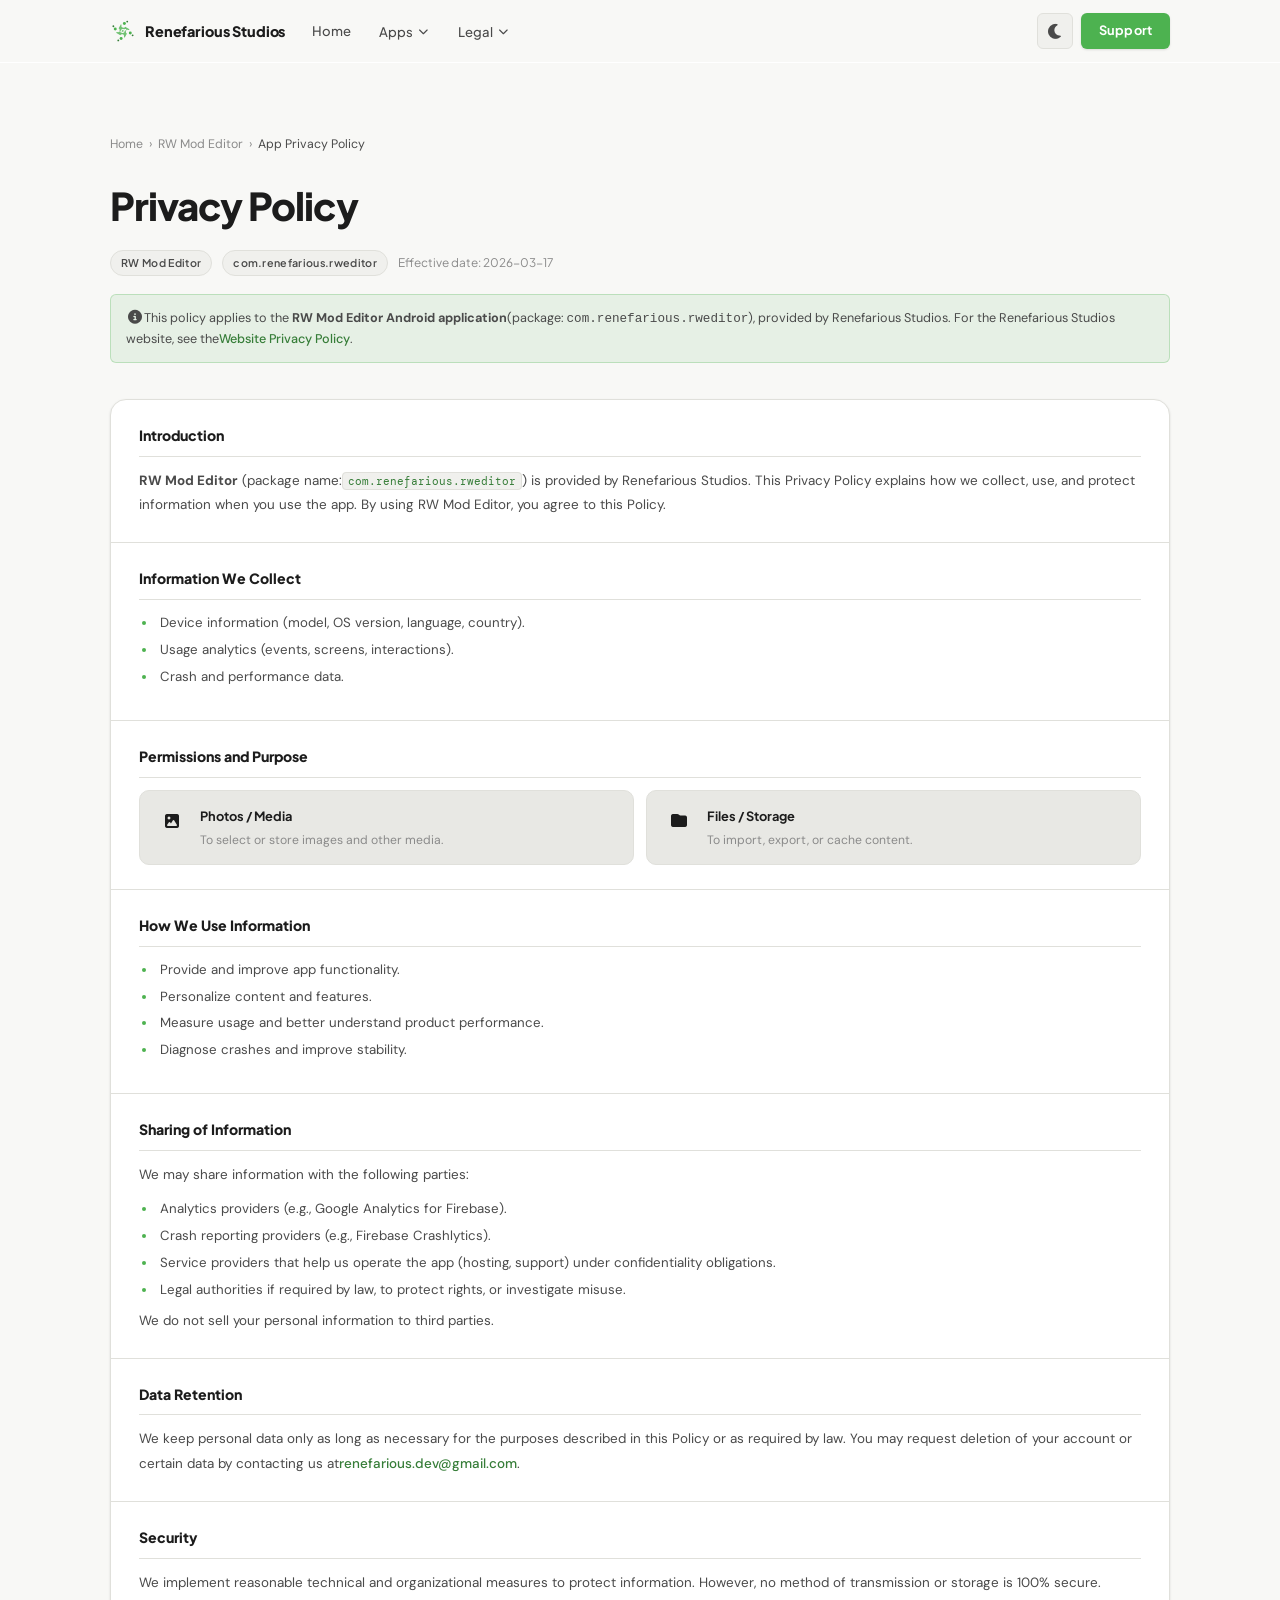
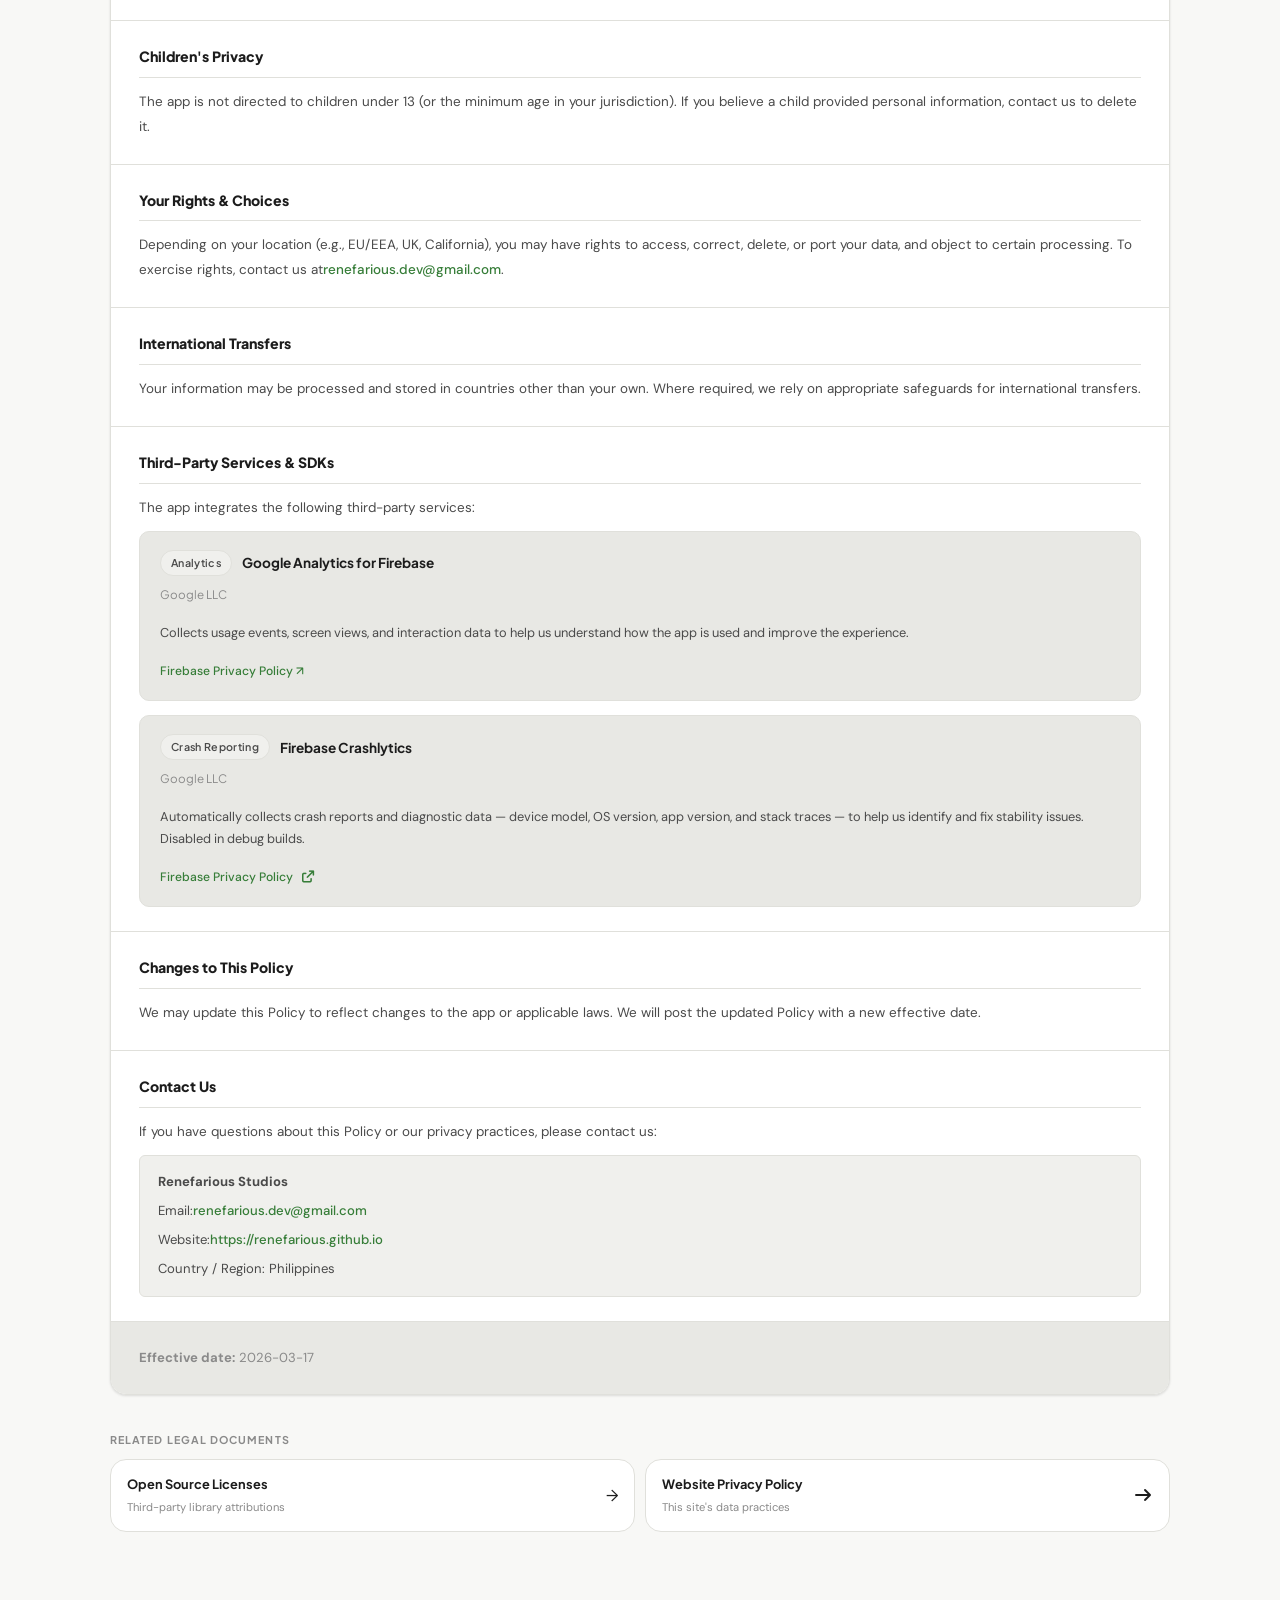
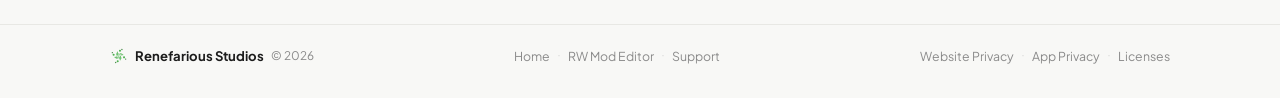
<file: rw-mod-editor/legal/app-privacy-policy/index.html>
<!DOCTYPE html><html lang="en"><head><meta charset="UTF-8"><meta name="viewport" content="width=device-width, initial-scale=1.0"><meta name="description" content="Privacy policy for RW Mod Editor (com.renefarious.rweditor). Explains how we collect, use, and protect your information."><meta name="theme-color" content="#4db250"><meta property="og:title" content="App Privacy Policy — RW Mod Editor · Renefarious Studios"><meta property="og:description" content="Privacy policy for RW Mod Editor (com.renefarious.rweditor). Explains how we collect, use, and protect your information."><meta property="og:type" content="website"><meta name="twitter:card" content="summary"><title>App Privacy Policy — RW Mod Editor · Renefarious Studios</title><link rel="icon" type="image/svg+xml" href="/favicon.svg"><!-- Fonts --><link rel="preconnect" href="https://fonts.googleapis.com"><link rel="preconnect" href="https://fonts.gstatic.com" crossorigin><link href="https://fonts.googleapis.com/css2?family=Plus+Jakarta+Sans:wght@400;500;600;700;800&family=DM+Sans:opsz,wght@9..40,400;9..40,500;9..40,600&family=DM+Mono:wght@400;500&display=swap" rel="stylesheet"><!--
      Theme init — runs synchronously before first paint to prevent
      a flash of the wrong theme. Reads localStorage first, then
      falls back to OS preference.
    --><script>
      (function () {
        try {
          const saved = localStorage.getItem('rs-theme');
          // Default to light mode; only override if user has explicitly chosen
          if (saved === 'dark' || saved === 'light') {
            document.documentElement.setAttribute('data-theme', saved);
          } else {
            document.documentElement.setAttribute('data-theme', 'light');
          }
        } catch (_) {}
      })();
    </script><script src="https://challenges.cloudflare.com/turnstile/v0/api.js?render=explicit" async defer></script><link rel="stylesheet" href="/_astro/Footer.CYalmnTa.css"><style>.legal-page[data-astro-cid-nafpm2v4]{padding-top:62px}.legal-permission-grid[data-astro-cid-nafpm2v4]{grid-template-columns:1fr 1fr;gap:12px;margin-top:4px;display:grid}@media (width<=520px){.legal-permission-grid[data-astro-cid-nafpm2v4]{grid-template-columns:1fr}}.lpg__item[data-astro-cid-nafpm2v4]{background:var(--bg-elevated);border:var(--border-subtle);border-radius:var(--radius-md);align-items:flex-start;gap:12px;padding:14px 16px;display:flex}.lpg__icon[data-astro-cid-nafpm2v4]{background:var(--amber-soft);border:var(--border-amber);width:32px;height:32px;color:var(--amber);border-radius:8px;flex-shrink:0;justify-content:center;align-items:center;display:flex}.lpg__label[data-astro-cid-nafpm2v4]{font-family:var(--font-display);color:var(--text-primary);margin-bottom:3px;font-size:.8rem;font-weight:700}.lpg__desc[data-astro-cid-nafpm2v4]{color:var(--text-muted);font-size:.76rem;line-height:1.5}.legal-sdk-list[data-astro-cid-nafpm2v4]{flex-direction:column;gap:14px;margin-top:10px;display:flex}.lsk__item[data-astro-cid-nafpm2v4]{background:var(--bg-elevated);border:var(--border-subtle);border-radius:var(--radius-md);flex-direction:column;gap:6px;padding:18px 20px;display:flex}.lsk__label-row[data-astro-cid-nafpm2v4]{flex-wrap:wrap;align-items:center;gap:10px;margin-bottom:2px;display:flex}.lsk__name[data-astro-cid-nafpm2v4]{font-family:var(--font-display);color:var(--text-primary);font-size:.85rem;font-weight:700}.lsk__provider[data-astro-cid-nafpm2v4]{color:var(--text-muted);font-size:.73rem;font-family:var(--font-display)}.lsk__desc[data-astro-cid-nafpm2v4]{color:var(--text-secondary);font-size:.8rem;line-height:1.7}.lsk__link[data-astro-cid-nafpm2v4]{margin-top:2px;font-size:.76rem}.legal-section--footer[data-astro-cid-nafpm2v4]{background:var(--bg-elevated)}.legal-effective[data-astro-cid-nafpm2v4]{color:var(--text-muted)!important;margin-bottom:0!important;font-size:.82rem!important}
</style></head><body><header class="nav" id="nav" data-astro-cid-wpvy4v7s><div class="nav__inner container" data-astro-cid-wpvy4v7s><!-- ── Wordmark ───────────────────────────────────────── --><a href="/" class="nav__logo" aria-label="Renefarious Studios — home" data-astro-cid-wpvy4v7s><img src="/logo.svg" alt="Renefarious Studios logo" width="26" height="26" class="nav__logo-img" data-astro-cid-wpvy4v7s><span class="nav__logo-name" data-astro-cid-wpvy4v7s>Renefarious Studios</span></a><nav class="nav__links hide-mobile" aria-label="Primary navigation" data-astro-cid-wpvy4v7s><a href="/" class="nav__link" data-astro-cid-wpvy4v7s>Home</a><!-- Apps dropdown --><div class="nav__dropdown" id="apps-dd" data-astro-cid-wpvy4v7s><button class="nav__link nav__dd-btn" aria-haspopup="true" aria-expanded="false" aria-controls="apps-menu" data-astro-cid-wpvy4v7s>Apps<i class="fa-solid fa-chevron-down nav__chevron" style="font-size: 10px;" aria-hidden="true" data-astro-cid-wpvy4v7s></i></button><div class="nav__dd-menu" id="apps-menu" role="menu" data-astro-cid-wpvy4v7s><a href="/rw-mod-editor" class="nav__dd-item" role="menuitem" data-astro-cid-wpvy4v7s><span class="ndi__name" data-astro-cid-wpvy4v7s>RW Mod Editor</span><span class="ndi__desc" data-astro-cid-wpvy4v7s>INI editor for Rusted Warfare</span></a><a href="/rw-mod-editor/workshop" class="nav__dd-item" role="menuitem" data-astro-cid-wpvy4v7s><span class="ndi__name" data-astro-cid-wpvy4v7s>RWME Workshop</span><span class="ndi__desc" data-astro-cid-wpvy4v7s>Browse community unit mods & maps</span></a></div></div><!-- Legal dropdown --><div class="nav__dropdown" id="legal-dd" data-astro-cid-wpvy4v7s><button class="nav__link nav__dd-btn" aria-haspopup="true" aria-expanded="false" aria-controls="legal-menu" data-astro-cid-wpvy4v7s>Legal<i class="fa-solid fa-chevron-down nav__chevron" style="font-size: 10px;" aria-hidden="true" data-astro-cid-wpvy4v7s></i></button><div class="nav__dd-menu" id="legal-menu" role="menu" data-astro-cid-wpvy4v7s><a href="/legal/privacy-policy" class="nav__dd-item" role="menuitem" data-astro-cid-wpvy4v7s><span class="ndi__name" data-astro-cid-wpvy4v7s>Website Privacy Policy</span><span class="ndi__desc" data-astro-cid-wpvy4v7s>This site's data practices</span></a><a href="/rw-mod-editor/legal/app-privacy-policy" class="nav__dd-item" role="menuitem" data-astro-cid-wpvy4v7s><span class="ndi__name" data-astro-cid-wpvy4v7s>App Privacy Policy</span><span class="ndi__desc" data-astro-cid-wpvy4v7s>RW Mod Editor data practices</span></a><a href="/rw-mod-editor/legal/open-source-licenses" class="nav__dd-item" role="menuitem" data-astro-cid-wpvy4v7s><span class="ndi__name" data-astro-cid-wpvy4v7s>Open Source Licenses</span><span class="ndi__desc" data-astro-cid-wpvy4v7s>Third-party attributions</span></a></div></div></nav><!-- ── Theme toggle (RIGHT side, before Support) ────── --><button class="theme-toggle hide-mobile" id="theme-toggle" aria-label="Toggle light/dark mode" title="Toggle theme" data-astro-cid-wpvy4v7s><i class="fa-solid fa-sun icon-sun" style="font-size: 15px;" aria-hidden="true" data-astro-cid-wpvy4v7s></i><i class="fa-solid fa-moon icon-moon" style="font-size: 15px;" aria-hidden="true" data-astro-cid-wpvy4v7s></i></button><!-- ── Support CTA ───────────────────────────────────── --><a href="mailto:renefarious.dev@gmail.com" class="btn btn--primary nav__cta hide-mobile" aria-label="Email support" data-astro-cid-wpvy4v7s>Support</a><!-- ── Mobile hamburger ──────────────────────────────── --><button class="nav__hamburger hide-desktop" id="hamburger" aria-label="Open menu" aria-expanded="false" aria-controls="mobile-menu" data-astro-cid-wpvy4v7s><span class="bar" data-astro-cid-wpvy4v7s></span><span class="bar" data-astro-cid-wpvy4v7s></span><span class="bar" data-astro-cid-wpvy4v7s></span></button></div><!-- Mobile menu --><div class="nav__mobile" id="mobile-menu" aria-hidden="true" data-astro-cid-wpvy4v7s><a href="/" class="nav__mobile-link" data-astro-cid-wpvy4v7s>Home</a><p class="nav__mobile-group-label" data-astro-cid-wpvy4v7s>Apps</p><a href="/rw-mod-editor" class="nav__mobile-link nav__mobile-link--sub" data-astro-cid-wpvy4v7s>RW Mod Editor</a><a href="/rw-mod-editor/workshop" class="nav__mobile-link nav__mobile-link--sub" data-astro-cid-wpvy4v7s>RWME Workshop</a><p class="nav__mobile-group-label" data-astro-cid-wpvy4v7s>Legal</p><a href="/legal/privacy-policy" class="nav__mobile-link nav__mobile-link--sub" data-astro-cid-wpvy4v7s>Website Privacy Policy</a><a href="/rw-mod-editor/legal/app-privacy-policy" class="nav__mobile-link nav__mobile-link--sub" data-astro-cid-wpvy4v7s>App Privacy Policy</a><a href="/rw-mod-editor/legal/open-source-licenses" class="nav__mobile-link nav__mobile-link--sub" data-astro-cid-wpvy4v7s>Open Source Licenses</a><a href="mailto:renefarious.dev@gmail.com" class="nav__mobile-link" data-astro-cid-wpvy4v7s>Support</a><!-- Theme toggle for mobile --><div class="nav__mobile-theme" data-astro-cid-wpvy4v7s><span class="nav__mobile-theme-label" data-astro-cid-wpvy4v7s>Theme</span><button class="theme-toggle" id="theme-toggle-mobile" aria-label="Toggle light/dark mode" data-astro-cid-wpvy4v7s><i class="fa-solid fa-sun icon-sun" style="font-size: 14px;" aria-hidden="true" data-astro-cid-wpvy4v7s></i><i class="fa-solid fa-moon icon-moon" style="font-size: 14px;" aria-hidden="true" data-astro-cid-wpvy4v7s></i></button></div></div></header><script type="module">var e=document.getElementById(`nav`);window.addEventListener(`scroll`,()=>{e.classList.toggle(`scrolled`,window.scrollY>10)},{passive:!0});function t(e){document.documentElement.setAttribute(`data-theme`,e);try{localStorage.setItem(`rs-theme`,e)}catch{}}[document.getElementById(`theme-toggle`),document.getElementById(`theme-toggle-mobile`)].forEach(e=>{e?.addEventListener(`click`,()=>{t((document.documentElement.getAttribute(`data-theme`)??`light`)===`dark`?`light`:`dark`)})});var n=document.getElementById(`hamburger`),r=document.getElementById(`mobile-menu`);n.addEventListener(`click`,()=>{let e=n.getAttribute(`aria-expanded`)===`true`;n.setAttribute(`aria-expanded`,String(!e)),r.setAttribute(`aria-hidden`,String(e))}),r.querySelectorAll(`a`).forEach(e=>{e.addEventListener(`click`,()=>{n.setAttribute(`aria-expanded`,`false`),r.setAttribute(`aria-hidden`,`true`)})}),document.querySelectorAll(`.nav__dropdown`).forEach(e=>{let t=e.querySelector(`.nav__dd-btn`),n=e.querySelector(`.nav__dd-menu`);t.addEventListener(`click`,e=>{e.stopPropagation();let r=t.getAttribute(`aria-expanded`)===`true`;document.querySelectorAll(`.nav__dd-btn`).forEach(e=>{e.setAttribute(`aria-expanded`,`false`),e.closest(`.nav__dropdown`)?.querySelector(`.nav__dd-menu`)?.classList.remove(`open`)}),r||(t.setAttribute(`aria-expanded`,`true`),n.classList.add(`open`))})}),document.addEventListener(`click`,()=>{document.querySelectorAll(`.nav__dd-btn`).forEach(e=>{e.setAttribute(`aria-expanded`,`false`),e.closest(`.nav__dropdown`)?.querySelector(`.nav__dd-menu`)?.classList.remove(`open`)})});</script><main class="legal-page" id="main-content" data-astro-cid-nafpm2v4><div class="container legal-container" data-astro-cid-nafpm2v4><div class="legal-body-wrap" data-astro-cid-nafpm2v4><!-- ── Header ─────────────────────────────────────── --><div class="legal-header" data-astro-cid-nafpm2v4><nav class="legal-breadcrumb" aria-label="Breadcrumb" data-astro-cid-nafpm2v4><a href="/" class="breadcrumb-link" data-astro-cid-nafpm2v4>Home</a><span class="breadcrumb-sep" aria-hidden="true" data-astro-cid-nafpm2v4>›</span><a href="/rw-mod-editor" class="breadcrumb-link" data-astro-cid-nafpm2v4>RW Mod Editor</a><span class="breadcrumb-sep" aria-hidden="true" data-astro-cid-nafpm2v4>›</span><a href="/rw-mod-editor/legal/app-privacy-policy" class="breadcrumb-link breadcrumb-link--current" aria-current="page" data-astro-cid-nafpm2v4>App Privacy Policy</a></nav><h1 class="legal-title" data-astro-cid-nafpm2v4>Privacy Policy</h1><div class="legal-meta" data-astro-cid-nafpm2v4><span class="badge" data-astro-cid-nafpm2v4>RW Mod Editor</span><span class="badge" data-astro-cid-nafpm2v4>com.renefarious.rweditor</span><span class="legal-date" data-astro-cid-nafpm2v4>Effective date: 2026-03-17</span></div><!-- Scope notice --><div class="legal-notice" data-astro-cid-nafpm2v4><i class="fa-solid fa-circle-info" style="font-size: 14px; margin-top: 2px;" aria-hidden="true" data-astro-cid-nafpm2v4></i>This policy applies to the <strong data-astro-cid-nafpm2v4>RW Mod Editor Android application</strong>(package: <code data-astro-cid-nafpm2v4>com.renefarious.rweditor</code>), provided by Renefarious Studios. For the Renefarious Studios website, see the<a href="/legal/privacy-policy" class="legal-inline-link" data-astro-cid-nafpm2v4>Website Privacy Policy</a>.</div></div><!-- ── Policy body ────────────────────────────────── --><div class="legal-body" data-astro-cid-nafpm2v4><!-- Intro --><section class="legal-section" data-astro-cid-nafpm2v4><h2 data-astro-cid-nafpm2v4>Introduction</h2><p data-astro-cid-nafpm2v4><strong data-astro-cid-nafpm2v4>RW Mod Editor</strong> (package name:<code data-astro-cid-nafpm2v4>com.renefarious.rweditor</code>) is provided by Renefarious Studios. This Privacy Policy explains how we collect, use, and protect information when you use the app. By using RW Mod Editor, you agree to this Policy.</p></section><!-- Information we collect --><section class="legal-section" data-astro-cid-nafpm2v4><h2 data-astro-cid-nafpm2v4>Information We Collect</h2><ul data-astro-cid-nafpm2v4><li data-astro-cid-nafpm2v4>Device information (model, OS version, language, country).</li><li data-astro-cid-nafpm2v4>Usage analytics (events, screens, interactions).</li><li data-astro-cid-nafpm2v4>Crash and performance data.</li></ul></section><!-- Permissions --><section class="legal-section" data-astro-cid-nafpm2v4><h2 data-astro-cid-nafpm2v4>Permissions and Purpose</h2><div class="legal-permission-grid" data-astro-cid-nafpm2v4><div class="lpg__item" data-astro-cid-nafpm2v4><div class="lpg__icon" aria-hidden="true" data-astro-cid-nafpm2v4><i class="fa-solid fa-image" style="font-size: 16px;" aria-hidden="true" data-astro-cid-nafpm2v4></i></div><div data-astro-cid-nafpm2v4><p class="lpg__label" data-astro-cid-nafpm2v4>Photos / Media</p><p class="lpg__desc" data-astro-cid-nafpm2v4>To select or store images and other media.</p></div></div><div class="lpg__item" data-astro-cid-nafpm2v4><div class="lpg__icon" aria-hidden="true" data-astro-cid-nafpm2v4><i class="fa-solid fa-folder" style="font-size: 16px;" aria-hidden="true" data-astro-cid-nafpm2v4></i></div><div data-astro-cid-nafpm2v4><p class="lpg__label" data-astro-cid-nafpm2v4>Files / Storage</p><p class="lpg__desc" data-astro-cid-nafpm2v4>To import, export, or cache content.</p></div></div></div></section><!-- How we use information --><section class="legal-section" data-astro-cid-nafpm2v4><h2 data-astro-cid-nafpm2v4>How We Use Information</h2><ul data-astro-cid-nafpm2v4><li data-astro-cid-nafpm2v4>Provide and improve app functionality.</li><li data-astro-cid-nafpm2v4>Personalize content and features.</li><li data-astro-cid-nafpm2v4>Measure usage and better understand product performance.</li><li data-astro-cid-nafpm2v4>Diagnose crashes and improve stability.</li></ul></section><!-- Sharing --><section class="legal-section" data-astro-cid-nafpm2v4><h2 data-astro-cid-nafpm2v4>Sharing of Information</h2><p data-astro-cid-nafpm2v4>We may share information with the following parties:</p><ul data-astro-cid-nafpm2v4><li data-astro-cid-nafpm2v4>Analytics providers (e.g., Google Analytics for Firebase).</li><li data-astro-cid-nafpm2v4>Crash reporting providers (e.g., Firebase Crashlytics).</li><li data-astro-cid-nafpm2v4>Service providers that help us operate the app (hosting, support) under confidentiality obligations.</li><li data-astro-cid-nafpm2v4>Legal authorities if required by law, to protect rights, or investigate misuse.</li></ul><p data-astro-cid-nafpm2v4>We do not sell your personal information to third parties.</p></section><!-- Data retention --><section class="legal-section" data-astro-cid-nafpm2v4><h2 data-astro-cid-nafpm2v4>Data Retention</h2><p data-astro-cid-nafpm2v4>We keep personal data only as long as necessary for the purposes described in this Policy or as required by law. You may request deletion of your account or certain data by contacting us at<a href="mailto:renefarious.dev@gmail.com" class="legal-inline-link" data-astro-cid-nafpm2v4>renefarious.dev@gmail.com</a>.</p></section><!-- Security --><section class="legal-section" data-astro-cid-nafpm2v4><h2 data-astro-cid-nafpm2v4>Security</h2><p data-astro-cid-nafpm2v4>We implement reasonable technical and organizational measures to protect information. However, no method of transmission or storage is 100% secure.</p></section><!-- Children's privacy --><section class="legal-section" data-astro-cid-nafpm2v4><h2 data-astro-cid-nafpm2v4>Children's Privacy</h2><p data-astro-cid-nafpm2v4>The app is not directed to children under 13 (or the minimum age in your jurisdiction). If you believe a child provided personal information, contact us to delete it.</p></section><!-- Your rights --><section class="legal-section" data-astro-cid-nafpm2v4><h2 data-astro-cid-nafpm2v4>Your Rights &amp; Choices</h2><p data-astro-cid-nafpm2v4>Depending on your location (e.g., EU/EEA, UK, California), you may have rights to access, correct, delete, or port your data, and object to certain processing. To exercise rights, contact us at<a href="mailto:renefarious.dev@gmail.com" class="legal-inline-link" data-astro-cid-nafpm2v4>renefarious.dev@gmail.com</a>.</p></section><!-- International transfers --><section class="legal-section" data-astro-cid-nafpm2v4><h2 data-astro-cid-nafpm2v4>International Transfers</h2><p data-astro-cid-nafpm2v4>Your information may be processed and stored in countries other than your own. Where required, we rely on appropriate safeguards for international transfers.</p></section><!-- Third-party SDKs --><section class="legal-section" data-astro-cid-nafpm2v4><h2 data-astro-cid-nafpm2v4>Third-Party Services &amp; SDKs</h2><p data-astro-cid-nafpm2v4>The app integrates the following third-party services:</p><div class="legal-sdk-list" data-astro-cid-nafpm2v4><div class="lsk__item" data-astro-cid-nafpm2v4><div class="lsk__label-row" data-astro-cid-nafpm2v4><span class="badge badge--amber" data-astro-cid-nafpm2v4>Analytics</span><span class="lsk__name" data-astro-cid-nafpm2v4>Google Analytics for Firebase</span></div><p class="lsk__provider" data-astro-cid-nafpm2v4>Google LLC</p><p class="lsk__desc" data-astro-cid-nafpm2v4>Collects usage events, screen views, and interaction data to help us understand how the app is used and improve the experience.</p><a href="https://firebase.google.com/support/privacy" class="legal-inline-link lsk__link" target="_blank" rel="noopener noreferrer" data-astro-cid-nafpm2v4>Firebase Privacy Policy ↗</a></div><div class="lsk__item" data-astro-cid-nafpm2v4><div class="lsk__label-row" data-astro-cid-nafpm2v4><span class="badge badge--amber" data-astro-cid-nafpm2v4>Crash Reporting</span><span class="lsk__name" data-astro-cid-nafpm2v4>Firebase Crashlytics</span></div><p class="lsk__provider" data-astro-cid-nafpm2v4>Google LLC</p><p class="lsk__desc" data-astro-cid-nafpm2v4>Automatically collects crash reports and diagnostic data — device model, OS version, app version, and stack traces — to help us identify and fix stability issues. Disabled in debug builds.</p><a href="https://firebase.google.com/support/privacy" class="legal-inline-link lsk__link" target="_blank" rel="noopener noreferrer" data-astro-cid-nafpm2v4>Firebase Privacy Policy <i class="fa-solid fa-arrow-up-right-from-square" style="margin-left: 4px;" data-astro-cid-nafpm2v4></i></a></div></div></section><!-- Changes to policy --><section class="legal-section" data-astro-cid-nafpm2v4><h2 data-astro-cid-nafpm2v4>Changes to This Policy</h2><p data-astro-cid-nafpm2v4>We may update this Policy to reflect changes to the app or applicable laws. We will post the updated Policy with a new effective date.</p></section><!-- Contact --><section class="legal-section" data-astro-cid-nafpm2v4><h2 data-astro-cid-nafpm2v4>Contact Us</h2><p data-astro-cid-nafpm2v4>If you have questions about this Policy or our privacy practices, please contact us:</p><div class="legal-contact-block" data-astro-cid-nafpm2v4><p data-astro-cid-nafpm2v4><strong data-astro-cid-nafpm2v4>Renefarious Studios</strong></p><p data-astro-cid-nafpm2v4>Email:<a href="mailto:renefarious.dev@gmail.com" class="legal-inline-link" data-astro-cid-nafpm2v4>renefarious.dev@gmail.com</a></p><p data-astro-cid-nafpm2v4>Website:<a href="https://renefarious.github.io" class="legal-inline-link" data-astro-cid-nafpm2v4>https://renefarious.github.io</a></p><p data-astro-cid-nafpm2v4>Country / Region: Philippines</p></div></section><!-- Effective date --><section class="legal-section legal-section--footer" data-astro-cid-nafpm2v4><p class="legal-effective" data-astro-cid-nafpm2v4><strong data-astro-cid-nafpm2v4>Effective date:</strong> 2026-03-17</p></section></div><!-- /.legal-body --><!-- Related legal pages --><div class="legal-related" data-astro-cid-nafpm2v4><p class="legal-related__label" data-astro-cid-nafpm2v4>Related Legal Documents</p><div class="legal-related__links" data-astro-cid-nafpm2v4><a href="/rw-mod-editor/legal/open-source-licenses" class="legal-related__card card" data-astro-cid-nafpm2v4><span data-astro-cid-nafpm2v4><span class="lrc__title" data-astro-cid-nafpm2v4>Open Source Licenses</span><span class="lrc__desc" data-astro-cid-nafpm2v4>Third-party library attributions</span></span><span aria-hidden="true" data-astro-cid-nafpm2v4>→</span></a><a href="/legal/privacy-policy" class="legal-related__card card" data-astro-cid-nafpm2v4><span data-astro-cid-nafpm2v4><span class="lrc__title" data-astro-cid-nafpm2v4>Website Privacy Policy</span><span class="lrc__desc" data-astro-cid-nafpm2v4>This site's data practices</span></span><span aria-hidden="true" data-astro-cid-nafpm2v4><i class="fa-solid fa-arrow-right" data-astro-cid-nafpm2v4></i></span></a></div></div></div><!-- /.legal-body-wrap --></div><!-- /.container --></main><footer class="footer" data-astro-cid-jo6i4kqk><div class="divider" data-astro-cid-jo6i4kqk></div><div class="footer__inner container" data-astro-cid-jo6i4kqk><div class="footer__brand" data-astro-cid-jo6i4kqk><img src="/logo.svg" alt="" width="18" height="18" class="footer__logo-img" aria-hidden="true" data-astro-cid-jo6i4kqk><span class="footer__name" data-astro-cid-jo6i4kqk>Renefarious Studios</span><span class="footer__copy" data-astro-cid-jo6i4kqk>© 2026</span></div><nav class="footer__nav" aria-label="Footer navigation" data-astro-cid-jo6i4kqk><a href="/" class="footer__link" data-astro-cid-jo6i4kqk>Home</a><span class="footer__sep" aria-hidden="true" data-astro-cid-jo6i4kqk>·</span><a href="/rw-mod-editor" class="footer__link" data-astro-cid-jo6i4kqk>RW Mod Editor</a><span class="footer__sep" aria-hidden="true" data-astro-cid-jo6i4kqk>·</span><a href="mailto:renefarious.dev@gmail.com" class="footer__link" data-astro-cid-jo6i4kqk>Support</a></nav><div class="footer__legal" data-astro-cid-jo6i4kqk><a href="/legal/privacy-policy" class="footer__link" data-astro-cid-jo6i4kqk>Website Privacy</a><span class="footer__sep" aria-hidden="true" data-astro-cid-jo6i4kqk>·</span><a href="/rw-mod-editor/legal/app-privacy-policy" class="footer__link" data-astro-cid-jo6i4kqk>App Privacy</a><span class="footer__sep" aria-hidden="true" data-astro-cid-jo6i4kqk>·</span><a href="/rw-mod-editor/legal/open-source-licenses" class="footer__link" data-astro-cid-jo6i4kqk>Licenses</a></div></div></footer><!-- Global Turnstile Auth pre-fetch --><div id="global-turnstile-container" style="position: fixed; bottom: 10px; right: 10px; z-index: 9999;"></div><script type="module">var e=(()=>{try{return atob(`aHR0cHM6Ly9yd21lLXdvcmtzaG9wLnJlbmVmYXJpb3VzLWRldi53b3JrZXJzLmRldg==`).trimEnd(`/`)+`/`}catch{return``}})();window.webAccessToken=sessionStorage.getItem(`webAccessToken`)||null,window.authNegotiationPromise=null,window.negotiateAccessTokenGlobal=async function(){if(window.webAccessToken)return!0;if(window.authNegotiationPromise)return window.authNegotiationPromise;window.authNegotiationPromise=(async()=>{try{let t=await new Promise((e,t)=>{let n=!1,r=setTimeout(()=>{n||(n=!0,t(Error(`Turnstile challenge timed out.`)))},15e3),i=()=>{let i=document.getElementById(`global-turnstile-container`);i&&(i.innerHTML=``),window.turnstile.render(`#global-turnstile-container`,{sitekey:`0x4AAAAAADlIVGzCrUoVC2_7`,callback:function(t){n||(n=!0,clearTimeout(r),e(t))},"error-callback":function(){n||(n=!0,clearTimeout(r),t(Error(`Turnstile challenge failed`)))}})};if(window.turnstile)i();else{let e=0,n=setInterval(()=>{e++,window.turnstile?(clearInterval(n),i()):e>50&&(clearInterval(n),t(Error(`Turnstile script did not load in time.`)))},100)}}),n=await fetch(`${e}api/v2/auth/token`,{method:`POST`,headers:{"X-Turnstile-Token":t},body:``});if(n.ok){let e=await n.json();window.webAccessToken=e.access_token,sessionStorage.setItem(`webAccessToken`,e.access_token);let t=document.getElementById(`global-turnstile-container`);return t&&(t.style.display=`none`),!0}throw Error(`Token negotiation failed HTTP ${n.status}`)}catch(e){throw e}})();try{return await window.authNegotiationPromise,!0}catch(e){throw console.error(e),e}finally{window.authNegotiationPromise=null}},document.addEventListener(`DOMContentLoaded`,()=>{if(!window.webAccessToken)setTimeout(()=>{window.negotiateAccessTokenGlobal().catch(console.error)},500);else{let e=document.getElementById(`global-turnstile-container`);e&&(e.style.display=`none`)}});</script><!-- Scroll reveal --><script type="module">var e=new IntersectionObserver(t=>{t.forEach(t=>{if(t.isIntersecting){let n=t.target,r=parseInt(n.dataset.delay??`0`);setTimeout(()=>n.classList.add(`revealed`),r),e.unobserve(n)}})},{threshold:.08});document.querySelectorAll(`[data-reveal]`).forEach(t=>e.observe(t));</script></body></html>
</file>
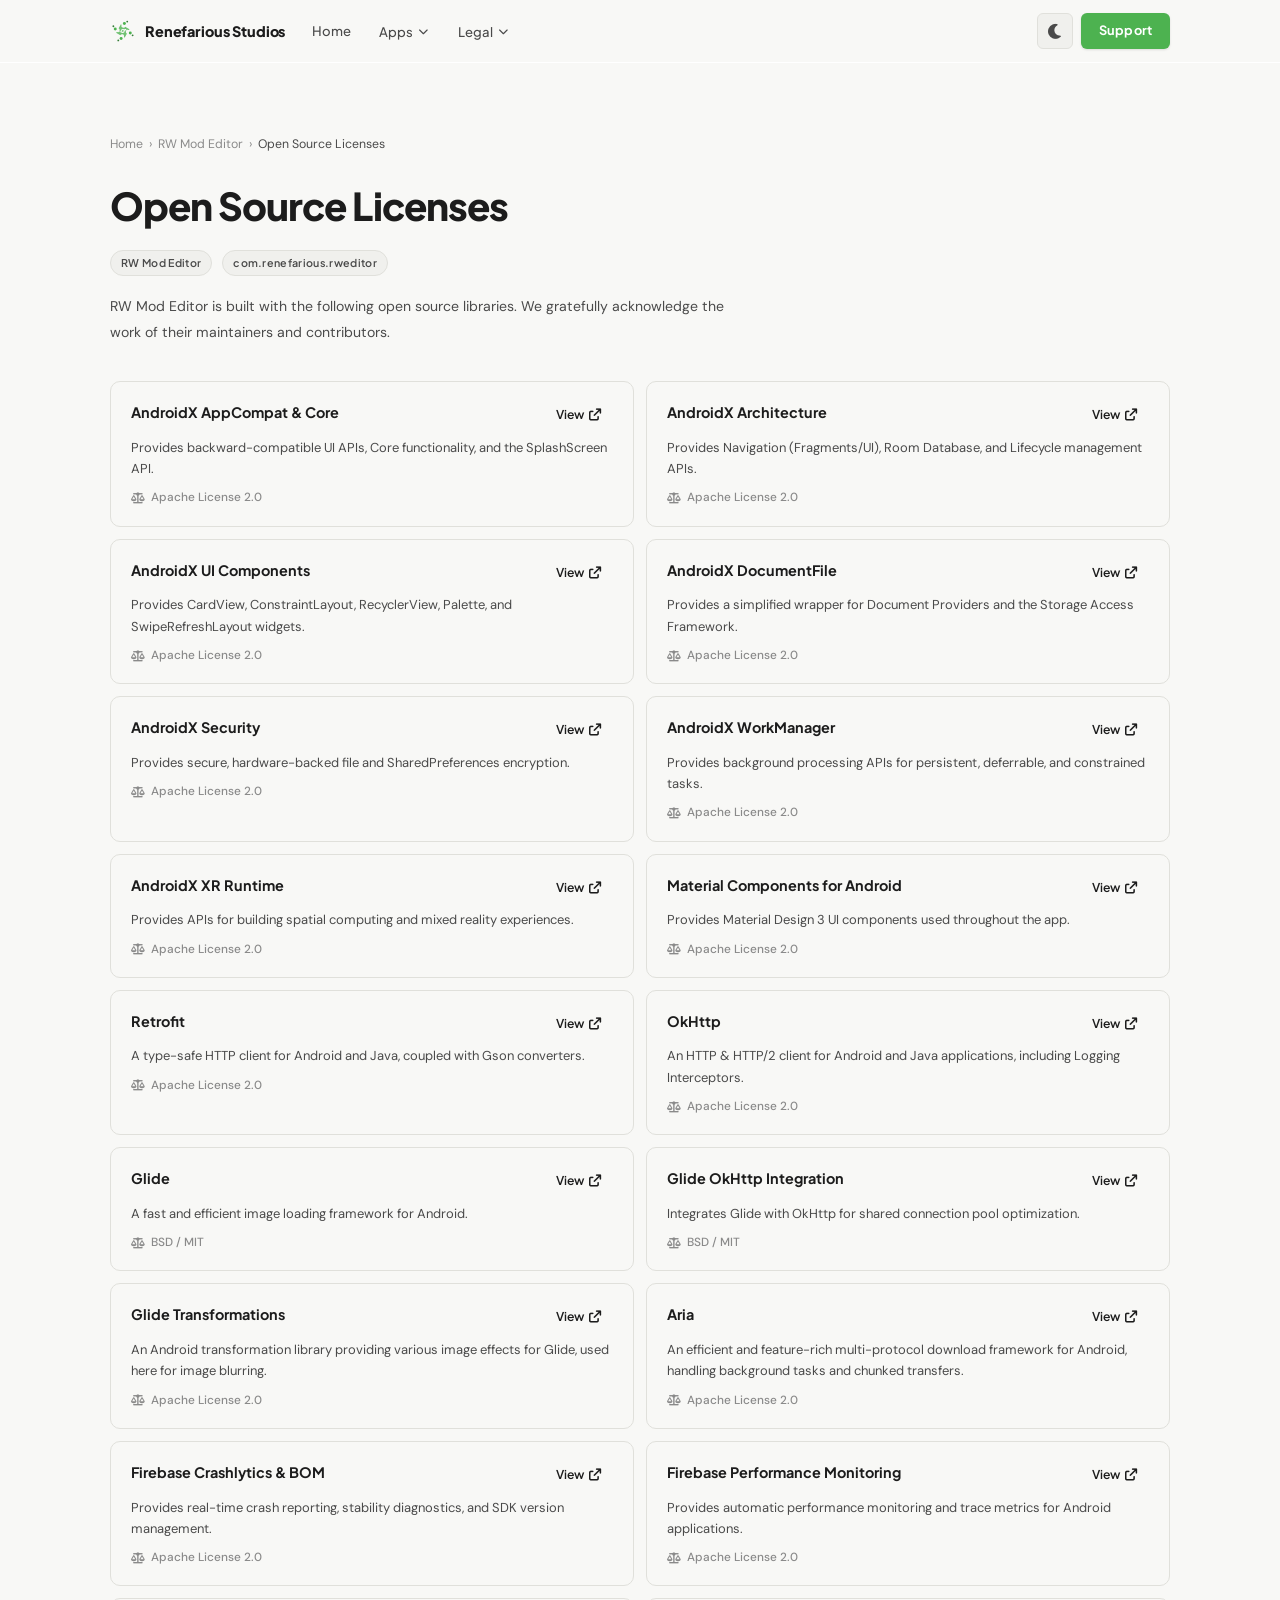
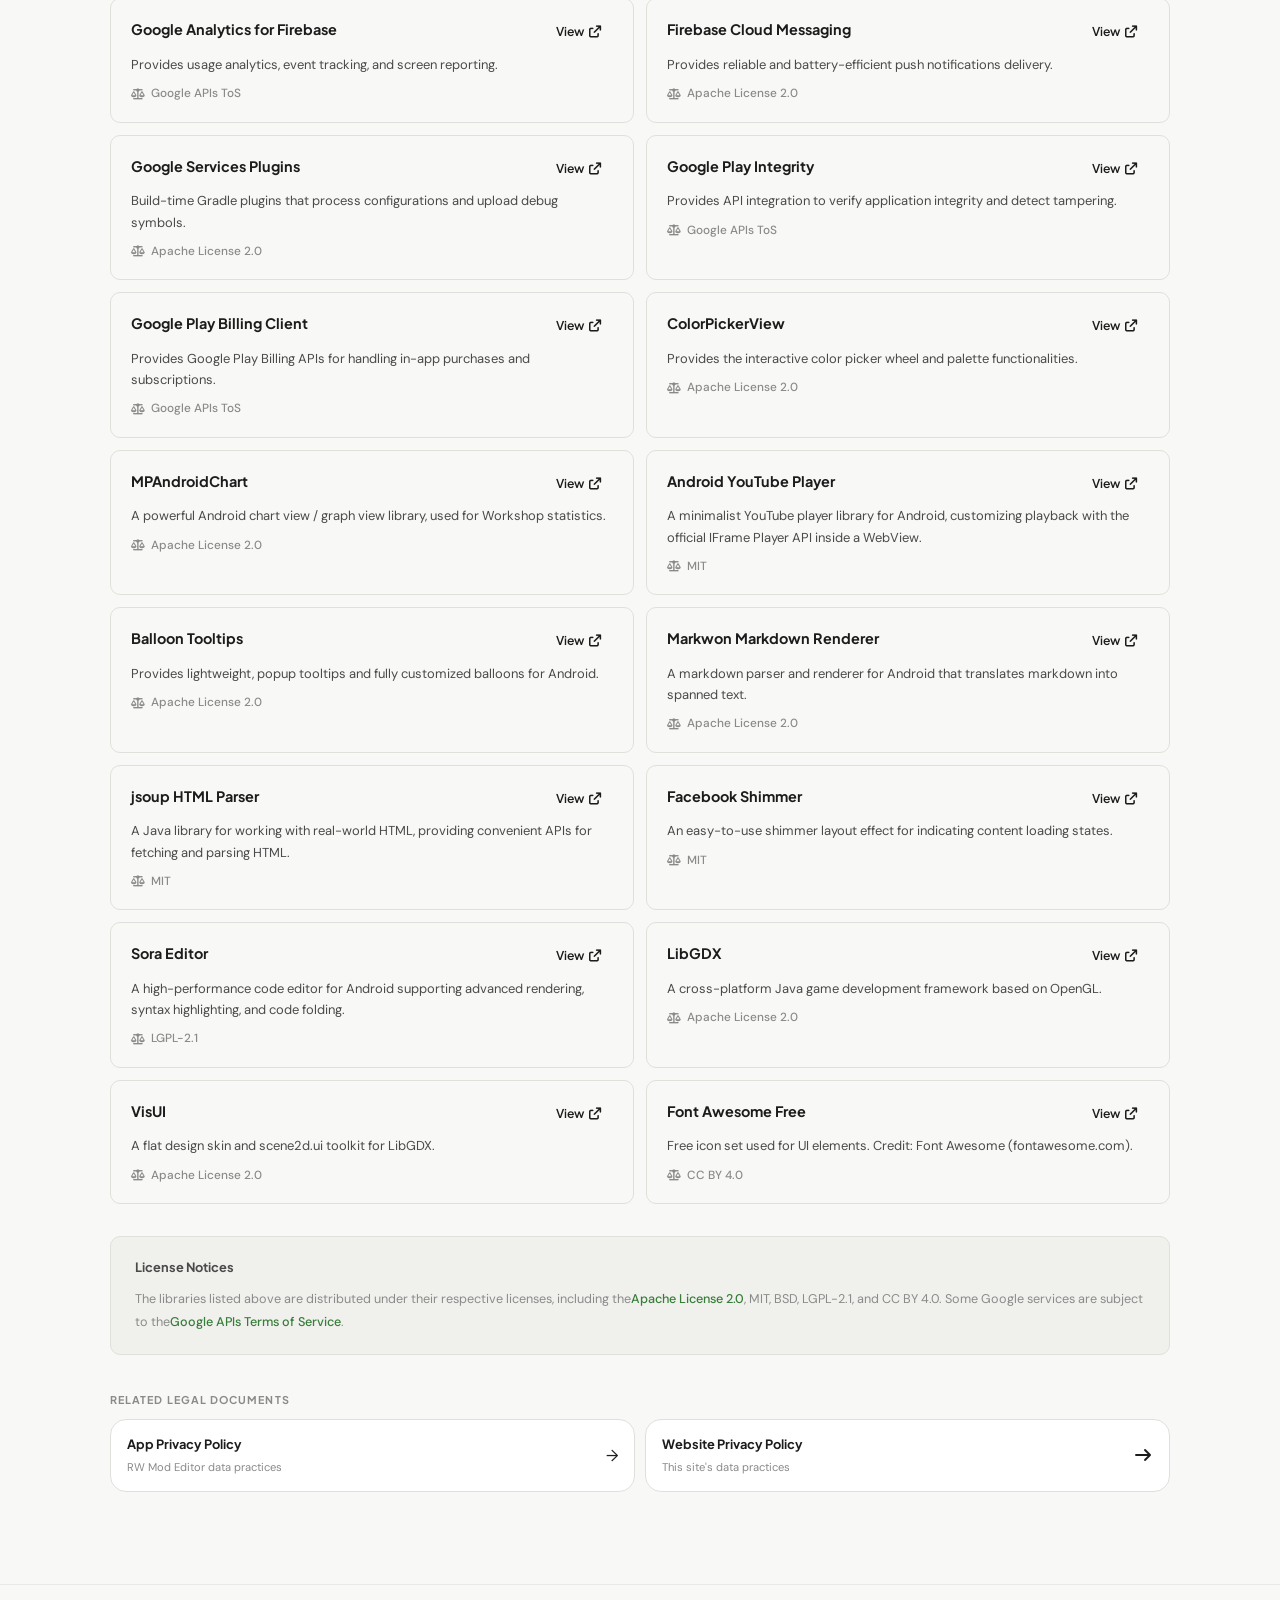
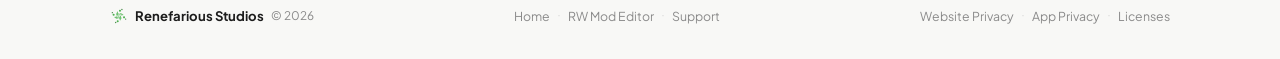
<file: rw-mod-editor/legal/open-source-licenses/index.html>
<!DOCTYPE html><html lang="en"><head><meta charset="UTF-8"><meta name="viewport" content="width=device-width, initial-scale=1.0"><meta name="description" content="Open source library attributions for RW Mod Editor."><meta name="theme-color" content="#4db250"><meta property="og:title" content="Open Source Licenses — RW Mod Editor · Renefarious Studios"><meta property="og:description" content="Open source library attributions for RW Mod Editor."><meta property="og:type" content="website"><meta name="twitter:card" content="summary"><title>Open Source Licenses — RW Mod Editor · Renefarious Studios</title><link rel="icon" type="image/svg+xml" href="/favicon.svg"><!-- Fonts --><link rel="preconnect" href="https://fonts.googleapis.com"><link rel="preconnect" href="https://fonts.gstatic.com" crossorigin><link href="https://fonts.googleapis.com/css2?family=Plus+Jakarta+Sans:wght@400;500;600;700;800&family=DM+Sans:opsz,wght@9..40,400;9..40,500;9..40,600&family=DM+Mono:wght@400;500&display=swap" rel="stylesheet"><!--
      Theme init — runs synchronously before first paint to prevent
      a flash of the wrong theme. Reads localStorage first, then
      falls back to OS preference.
    --><script>
      (function () {
        try {
          const saved = localStorage.getItem('rs-theme');
          // Default to light mode; only override if user has explicitly chosen
          if (saved === 'dark' || saved === 'light') {
            document.documentElement.setAttribute('data-theme', saved);
          } else {
            document.documentElement.setAttribute('data-theme', 'light');
          }
        } catch (_) {}
      })();
    </script><script src="https://challenges.cloudflare.com/turnstile/v0/api.js?render=explicit" async defer></script><link rel="stylesheet" href="/_astro/Footer.CYalmnTa.css"><style>.osl-page[data-astro-cid-um26xpas]{padding-top:62px}.osl-container[data-astro-cid-um26xpas]{padding-block:clamp(44px,7vw,72px)}.osl-header[data-astro-cid-um26xpas]{margin-bottom:36px}.osl-intro[data-astro-cid-um26xpas]{color:var(--text-secondary);max-width:640px;margin-top:12px;font-size:.88rem;line-height:1.8}.osl-grid[data-astro-cid-um26xpas]{grid-template-columns:repeat(auto-fill,minmax(min(440px,100%),1fr));gap:12px;margin-bottom:32px;display:grid}.osl-item[data-astro-cid-um26xpas]{background:var(--bg-base);border:var(--border-subtle);border-radius:var(--radius-md);transition:border-color var(--dur), box-shadow var(--dur);flex-direction:column;gap:8px;padding:18px 20px;display:flex}.osl-item[data-astro-cid-um26xpas]:hover{border-color:var(--border-dim);box-shadow:var(--shadow-sm)}.osl-item__top[data-astro-cid-um26xpas]{flex-wrap:nowrap;justify-content:space-between;align-items:flex-start;gap:12px;display:flex}.osl-item__name-group[data-astro-cid-um26xpas]{flex-wrap:wrap;flex:1;align-items:center;gap:8px;min-width:0;display:flex}.osl-item__name[data-astro-cid-um26xpas]{font-family:var(--font-display);color:var(--text-primary);word-break:break-word;font-size:.9rem;font-weight:700}.osl-item__ver[data-astro-cid-um26xpas]{flex-shrink:0;font-size:.65rem}.osl-item__link[data-astro-cid-um26xpas]{font-family:var(--font-display);color:var(--amber-hover);border:1px solid var(--amber-border);border-radius:var(--radius-sm);background:var(--amber-soft);white-space:nowrap;transition:background var(--dur), border-color var(--dur), color var(--dur);flex-shrink:0;padding:4px 10px;font-size:.76rem;font-weight:600}.osl-item__link[data-astro-cid-um26xpas]:hover{color:var(--amber);background:#d9770624;border-color:#d9770659}.osl-item__desc[data-astro-cid-um26xpas]{color:var(--text-secondary);font-size:.81rem;line-height:1.65}.osl-item__license[data-astro-cid-um26xpas]{color:var(--text-muted);align-items:center;gap:6px;display:flex}.osl-item__license[data-astro-cid-um26xpas] svg[data-astro-cid-um26xpas]{flex-shrink:0}.osl-item__license-link[data-astro-cid-um26xpas]{color:var(--amber-hover);transition:opacity var(--dur);font-size:.74rem;font-weight:500}.osl-item__license-link[data-astro-cid-um26xpas]:hover{opacity:.75;text-underline-offset:2px;text-decoration:underline}.osl-notice[data-astro-cid-um26xpas]{background:var(--bg-surface);border:var(--border-subtle);border-radius:var(--radius-md);margin-bottom:36px;padding:20px 24px}.osl-notice__heading[data-astro-cid-um26xpas]{font-family:var(--font-display);color:var(--text-secondary);margin-bottom:10px;font-size:.8rem;font-weight:700}.osl-notice__text[data-astro-cid-um26xpas]{color:var(--text-muted);font-size:.79rem;line-height:1.8}
</style></head><body><header class="nav" id="nav" data-astro-cid-wpvy4v7s><div class="nav__inner container" data-astro-cid-wpvy4v7s><!-- ── Wordmark ───────────────────────────────────────── --><a href="/" class="nav__logo" aria-label="Renefarious Studios — home" data-astro-cid-wpvy4v7s><img src="/logo.svg" alt="Renefarious Studios logo" width="26" height="26" class="nav__logo-img" data-astro-cid-wpvy4v7s><span class="nav__logo-name" data-astro-cid-wpvy4v7s>Renefarious Studios</span></a><nav class="nav__links hide-mobile" aria-label="Primary navigation" data-astro-cid-wpvy4v7s><a href="/" class="nav__link" data-astro-cid-wpvy4v7s>Home</a><!-- Apps dropdown --><div class="nav__dropdown" id="apps-dd" data-astro-cid-wpvy4v7s><button class="nav__link nav__dd-btn" aria-haspopup="true" aria-expanded="false" aria-controls="apps-menu" data-astro-cid-wpvy4v7s>Apps<i class="fa-solid fa-chevron-down nav__chevron" style="font-size: 10px;" aria-hidden="true" data-astro-cid-wpvy4v7s></i></button><div class="nav__dd-menu" id="apps-menu" role="menu" data-astro-cid-wpvy4v7s><a href="/rw-mod-editor" class="nav__dd-item" role="menuitem" data-astro-cid-wpvy4v7s><span class="ndi__name" data-astro-cid-wpvy4v7s>RW Mod Editor</span><span class="ndi__desc" data-astro-cid-wpvy4v7s>INI editor for Rusted Warfare</span></a><a href="/rw-mod-editor/workshop" class="nav__dd-item" role="menuitem" data-astro-cid-wpvy4v7s><span class="ndi__name" data-astro-cid-wpvy4v7s>RWME Workshop</span><span class="ndi__desc" data-astro-cid-wpvy4v7s>Browse community unit mods & maps</span></a></div></div><!-- Legal dropdown --><div class="nav__dropdown" id="legal-dd" data-astro-cid-wpvy4v7s><button class="nav__link nav__dd-btn" aria-haspopup="true" aria-expanded="false" aria-controls="legal-menu" data-astro-cid-wpvy4v7s>Legal<i class="fa-solid fa-chevron-down nav__chevron" style="font-size: 10px;" aria-hidden="true" data-astro-cid-wpvy4v7s></i></button><div class="nav__dd-menu" id="legal-menu" role="menu" data-astro-cid-wpvy4v7s><a href="/legal/privacy-policy" class="nav__dd-item" role="menuitem" data-astro-cid-wpvy4v7s><span class="ndi__name" data-astro-cid-wpvy4v7s>Website Privacy Policy</span><span class="ndi__desc" data-astro-cid-wpvy4v7s>This site's data practices</span></a><a href="/rw-mod-editor/legal/app-privacy-policy" class="nav__dd-item" role="menuitem" data-astro-cid-wpvy4v7s><span class="ndi__name" data-astro-cid-wpvy4v7s>App Privacy Policy</span><span class="ndi__desc" data-astro-cid-wpvy4v7s>RW Mod Editor data practices</span></a><a href="/rw-mod-editor/legal/open-source-licenses" class="nav__dd-item" role="menuitem" data-astro-cid-wpvy4v7s><span class="ndi__name" data-astro-cid-wpvy4v7s>Open Source Licenses</span><span class="ndi__desc" data-astro-cid-wpvy4v7s>Third-party attributions</span></a></div></div></nav><!-- ── Theme toggle (RIGHT side, before Support) ────── --><button class="theme-toggle hide-mobile" id="theme-toggle" aria-label="Toggle light/dark mode" title="Toggle theme" data-astro-cid-wpvy4v7s><i class="fa-solid fa-sun icon-sun" style="font-size: 15px;" aria-hidden="true" data-astro-cid-wpvy4v7s></i><i class="fa-solid fa-moon icon-moon" style="font-size: 15px;" aria-hidden="true" data-astro-cid-wpvy4v7s></i></button><!-- ── Support CTA ───────────────────────────────────── --><a href="mailto:renefarious.dev@gmail.com" class="btn btn--primary nav__cta hide-mobile" aria-label="Email support" data-astro-cid-wpvy4v7s>Support</a><!-- ── Mobile hamburger ──────────────────────────────── --><button class="nav__hamburger hide-desktop" id="hamburger" aria-label="Open menu" aria-expanded="false" aria-controls="mobile-menu" data-astro-cid-wpvy4v7s><span class="bar" data-astro-cid-wpvy4v7s></span><span class="bar" data-astro-cid-wpvy4v7s></span><span class="bar" data-astro-cid-wpvy4v7s></span></button></div><!-- Mobile menu --><div class="nav__mobile" id="mobile-menu" aria-hidden="true" data-astro-cid-wpvy4v7s><a href="/" class="nav__mobile-link" data-astro-cid-wpvy4v7s>Home</a><p class="nav__mobile-group-label" data-astro-cid-wpvy4v7s>Apps</p><a href="/rw-mod-editor" class="nav__mobile-link nav__mobile-link--sub" data-astro-cid-wpvy4v7s>RW Mod Editor</a><a href="/rw-mod-editor/workshop" class="nav__mobile-link nav__mobile-link--sub" data-astro-cid-wpvy4v7s>RWME Workshop</a><p class="nav__mobile-group-label" data-astro-cid-wpvy4v7s>Legal</p><a href="/legal/privacy-policy" class="nav__mobile-link nav__mobile-link--sub" data-astro-cid-wpvy4v7s>Website Privacy Policy</a><a href="/rw-mod-editor/legal/app-privacy-policy" class="nav__mobile-link nav__mobile-link--sub" data-astro-cid-wpvy4v7s>App Privacy Policy</a><a href="/rw-mod-editor/legal/open-source-licenses" class="nav__mobile-link nav__mobile-link--sub" data-astro-cid-wpvy4v7s>Open Source Licenses</a><a href="mailto:renefarious.dev@gmail.com" class="nav__mobile-link" data-astro-cid-wpvy4v7s>Support</a><!-- Theme toggle for mobile --><div class="nav__mobile-theme" data-astro-cid-wpvy4v7s><span class="nav__mobile-theme-label" data-astro-cid-wpvy4v7s>Theme</span><button class="theme-toggle" id="theme-toggle-mobile" aria-label="Toggle light/dark mode" data-astro-cid-wpvy4v7s><i class="fa-solid fa-sun icon-sun" style="font-size: 14px;" aria-hidden="true" data-astro-cid-wpvy4v7s></i><i class="fa-solid fa-moon icon-moon" style="font-size: 14px;" aria-hidden="true" data-astro-cid-wpvy4v7s></i></button></div></div></header><script type="module">var e=document.getElementById(`nav`);window.addEventListener(`scroll`,()=>{e.classList.toggle(`scrolled`,window.scrollY>10)},{passive:!0});function t(e){document.documentElement.setAttribute(`data-theme`,e);try{localStorage.setItem(`rs-theme`,e)}catch{}}[document.getElementById(`theme-toggle`),document.getElementById(`theme-toggle-mobile`)].forEach(e=>{e?.addEventListener(`click`,()=>{t((document.documentElement.getAttribute(`data-theme`)??`light`)===`dark`?`light`:`dark`)})});var n=document.getElementById(`hamburger`),r=document.getElementById(`mobile-menu`);n.addEventListener(`click`,()=>{let e=n.getAttribute(`aria-expanded`)===`true`;n.setAttribute(`aria-expanded`,String(!e)),r.setAttribute(`aria-hidden`,String(e))}),r.querySelectorAll(`a`).forEach(e=>{e.addEventListener(`click`,()=>{n.setAttribute(`aria-expanded`,`false`),r.setAttribute(`aria-hidden`,`true`)})}),document.querySelectorAll(`.nav__dropdown`).forEach(e=>{let t=e.querySelector(`.nav__dd-btn`),n=e.querySelector(`.nav__dd-menu`);t.addEventListener(`click`,e=>{e.stopPropagation();let r=t.getAttribute(`aria-expanded`)===`true`;document.querySelectorAll(`.nav__dd-btn`).forEach(e=>{e.setAttribute(`aria-expanded`,`false`),e.closest(`.nav__dropdown`)?.querySelector(`.nav__dd-menu`)?.classList.remove(`open`)}),r||(t.setAttribute(`aria-expanded`,`true`),n.classList.add(`open`))})}),document.addEventListener(`click`,()=>{document.querySelectorAll(`.nav__dd-btn`).forEach(e=>{e.setAttribute(`aria-expanded`,`false`),e.closest(`.nav__dropdown`)?.querySelector(`.nav__dd-menu`)?.classList.remove(`open`)})});</script><main class="osl-page" id="main-content" data-astro-cid-um26xpas><div class="container osl-container" data-astro-cid-um26xpas><!-- ── Breadcrumb ──────────────────────────────────── --><nav class="legal-breadcrumb" aria-label="Breadcrumb" data-astro-cid-um26xpas><a href="/" class="breadcrumb-link" data-astro-cid-um26xpas>Home</a><span class="breadcrumb-sep" aria-hidden="true" data-astro-cid-um26xpas>›</span><a href="/rw-mod-editor" class="breadcrumb-link" data-astro-cid-um26xpas>RW Mod Editor</a><span class="breadcrumb-sep" aria-hidden="true" data-astro-cid-um26xpas>›</span><a href="/rw-mod-editor/legal/open-source-licenses" class="breadcrumb-link breadcrumb-link--current" aria-current="page" data-astro-cid-um26xpas>Open Source Licenses</a></nav><!-- ── Header ─────────────────────────────────────── --><div class="osl-header" data-astro-cid-um26xpas><h1 class="legal-title" data-astro-cid-um26xpas>Open Source Licenses</h1><div class="legal-meta" data-astro-cid-um26xpas><span class="badge" data-astro-cid-um26xpas>RW Mod Editor</span><span class="badge" data-astro-cid-um26xpas>com.renefarious.rweditor</span></div><p class="osl-intro" data-astro-cid-um26xpas>RW Mod Editor is built with the following open source libraries. We gratefully acknowledge the work of their maintainers and contributors.</p></div><!-- ── Library list ───────────────────────────────── --><div class="osl-grid" role="list" data-astro-cid-um26xpas><div class="osl-item" role="listitem" data-astro-cid-um26xpas><!-- Title row: name + version badge + view link --><div class="osl-item__top" data-astro-cid-um26xpas><div class="osl-item__name-group" data-astro-cid-um26xpas><h2 class="osl-item__name" data-astro-cid-um26xpas>AndroidX AppCompat &amp; Core</h2></div><a href="https://developer.android.com/jetpack/androidx/releases/appcompat" class="osl-item__link" target="_blank" rel="noopener noreferrer" aria-label="View AndroidX AppCompat &amp; Core" data-astro-cid-um26xpas>View <i class="fa-solid fa-arrow-up-right-from-square" style="margin-left: 2px;" data-astro-cid-um26xpas></i></a></div><!-- Description --><p class="osl-item__desc" data-astro-cid-um26xpas>Provides backward-compatible UI APIs, Core functionality, and the SplashScreen API.</p><!-- License --><div class="osl-item__license" data-astro-cid-um26xpas><i class="fa-solid fa-scale-balanced" style="font-size: 11px;" aria-hidden="true" data-astro-cid-um26xpas></i><a href="https://www.apache.org/licenses/LICENSE-2.0" class="osl-item__license-link" target="_blank" rel="noopener noreferrer" data-astro-cid-um26xpas>Apache License 2.0</a></div></div><div class="osl-item" role="listitem" data-astro-cid-um26xpas><!-- Title row: name + version badge + view link --><div class="osl-item__top" data-astro-cid-um26xpas><div class="osl-item__name-group" data-astro-cid-um26xpas><h2 class="osl-item__name" data-astro-cid-um26xpas>AndroidX Architecture</h2></div><a href="https://developer.android.com/jetpack/androidx/releases/lifecycle" class="osl-item__link" target="_blank" rel="noopener noreferrer" aria-label="View AndroidX Architecture" data-astro-cid-um26xpas>View <i class="fa-solid fa-arrow-up-right-from-square" style="margin-left: 2px;" data-astro-cid-um26xpas></i></a></div><!-- Description --><p class="osl-item__desc" data-astro-cid-um26xpas>Provides Navigation (Fragments/UI), Room Database, and Lifecycle management APIs.</p><!-- License --><div class="osl-item__license" data-astro-cid-um26xpas><i class="fa-solid fa-scale-balanced" style="font-size: 11px;" aria-hidden="true" data-astro-cid-um26xpas></i><a href="https://www.apache.org/licenses/LICENSE-2.0" class="osl-item__license-link" target="_blank" rel="noopener noreferrer" data-astro-cid-um26xpas>Apache License 2.0</a></div></div><div class="osl-item" role="listitem" data-astro-cid-um26xpas><!-- Title row: name + version badge + view link --><div class="osl-item__top" data-astro-cid-um26xpas><div class="osl-item__name-group" data-astro-cid-um26xpas><h2 class="osl-item__name" data-astro-cid-um26xpas>AndroidX UI Components</h2></div><a href="https://developer.android.com/jetpack/androidx/releases/recyclerview" class="osl-item__link" target="_blank" rel="noopener noreferrer" aria-label="View AndroidX UI Components" data-astro-cid-um26xpas>View <i class="fa-solid fa-arrow-up-right-from-square" style="margin-left: 2px;" data-astro-cid-um26xpas></i></a></div><!-- Description --><p class="osl-item__desc" data-astro-cid-um26xpas>Provides CardView, ConstraintLayout, RecyclerView, Palette, and SwipeRefreshLayout widgets.</p><!-- License --><div class="osl-item__license" data-astro-cid-um26xpas><i class="fa-solid fa-scale-balanced" style="font-size: 11px;" aria-hidden="true" data-astro-cid-um26xpas></i><a href="https://www.apache.org/licenses/LICENSE-2.0" class="osl-item__license-link" target="_blank" rel="noopener noreferrer" data-astro-cid-um26xpas>Apache License 2.0</a></div></div><div class="osl-item" role="listitem" data-astro-cid-um26xpas><!-- Title row: name + version badge + view link --><div class="osl-item__top" data-astro-cid-um26xpas><div class="osl-item__name-group" data-astro-cid-um26xpas><h2 class="osl-item__name" data-astro-cid-um26xpas>AndroidX DocumentFile</h2></div><a href="https://developer.android.com/reference/androidx/documentfile/provider/DocumentFile" class="osl-item__link" target="_blank" rel="noopener noreferrer" aria-label="View AndroidX DocumentFile" data-astro-cid-um26xpas>View <i class="fa-solid fa-arrow-up-right-from-square" style="margin-left: 2px;" data-astro-cid-um26xpas></i></a></div><!-- Description --><p class="osl-item__desc" data-astro-cid-um26xpas>Provides a simplified wrapper for Document Providers and the Storage Access Framework.</p><!-- License --><div class="osl-item__license" data-astro-cid-um26xpas><i class="fa-solid fa-scale-balanced" style="font-size: 11px;" aria-hidden="true" data-astro-cid-um26xpas></i><a href="https://www.apache.org/licenses/LICENSE-2.0" class="osl-item__license-link" target="_blank" rel="noopener noreferrer" data-astro-cid-um26xpas>Apache License 2.0</a></div></div><div class="osl-item" role="listitem" data-astro-cid-um26xpas><!-- Title row: name + version badge + view link --><div class="osl-item__top" data-astro-cid-um26xpas><div class="osl-item__name-group" data-astro-cid-um26xpas><h2 class="osl-item__name" data-astro-cid-um26xpas>AndroidX Security</h2></div><a href="https://developer.android.com/jetpack/androidx/releases/security" class="osl-item__link" target="_blank" rel="noopener noreferrer" aria-label="View AndroidX Security" data-astro-cid-um26xpas>View <i class="fa-solid fa-arrow-up-right-from-square" style="margin-left: 2px;" data-astro-cid-um26xpas></i></a></div><!-- Description --><p class="osl-item__desc" data-astro-cid-um26xpas>Provides secure, hardware-backed file and SharedPreferences encryption.</p><!-- License --><div class="osl-item__license" data-astro-cid-um26xpas><i class="fa-solid fa-scale-balanced" style="font-size: 11px;" aria-hidden="true" data-astro-cid-um26xpas></i><a href="https://www.apache.org/licenses/LICENSE-2.0" class="osl-item__license-link" target="_blank" rel="noopener noreferrer" data-astro-cid-um26xpas>Apache License 2.0</a></div></div><div class="osl-item" role="listitem" data-astro-cid-um26xpas><!-- Title row: name + version badge + view link --><div class="osl-item__top" data-astro-cid-um26xpas><div class="osl-item__name-group" data-astro-cid-um26xpas><h2 class="osl-item__name" data-astro-cid-um26xpas>AndroidX WorkManager</h2></div><a href="https://developer.android.com/topic/libraries/architecture/workmanager" class="osl-item__link" target="_blank" rel="noopener noreferrer" aria-label="View AndroidX WorkManager" data-astro-cid-um26xpas>View <i class="fa-solid fa-arrow-up-right-from-square" style="margin-left: 2px;" data-astro-cid-um26xpas></i></a></div><!-- Description --><p class="osl-item__desc" data-astro-cid-um26xpas>Provides background processing APIs for persistent, deferrable, and constrained tasks.</p><!-- License --><div class="osl-item__license" data-astro-cid-um26xpas><i class="fa-solid fa-scale-balanced" style="font-size: 11px;" aria-hidden="true" data-astro-cid-um26xpas></i><a href="https://www.apache.org/licenses/LICENSE-2.0" class="osl-item__license-link" target="_blank" rel="noopener noreferrer" data-astro-cid-um26xpas>Apache License 2.0</a></div></div><div class="osl-item" role="listitem" data-astro-cid-um26xpas><!-- Title row: name + version badge + view link --><div class="osl-item__top" data-astro-cid-um26xpas><div class="osl-item__name-group" data-astro-cid-um26xpas><h2 class="osl-item__name" data-astro-cid-um26xpas>AndroidX XR Runtime</h2></div><a href="https://developer.android.com/develop/xr" class="osl-item__link" target="_blank" rel="noopener noreferrer" aria-label="View AndroidX XR Runtime" data-astro-cid-um26xpas>View <i class="fa-solid fa-arrow-up-right-from-square" style="margin-left: 2px;" data-astro-cid-um26xpas></i></a></div><!-- Description --><p class="osl-item__desc" data-astro-cid-um26xpas>Provides APIs for building spatial computing and mixed reality experiences.</p><!-- License --><div class="osl-item__license" data-astro-cid-um26xpas><i class="fa-solid fa-scale-balanced" style="font-size: 11px;" aria-hidden="true" data-astro-cid-um26xpas></i><a href="https://www.apache.org/licenses/LICENSE-2.0" class="osl-item__license-link" target="_blank" rel="noopener noreferrer" data-astro-cid-um26xpas>Apache License 2.0</a></div></div><div class="osl-item" role="listitem" data-astro-cid-um26xpas><!-- Title row: name + version badge + view link --><div class="osl-item__top" data-astro-cid-um26xpas><div class="osl-item__name-group" data-astro-cid-um26xpas><h2 class="osl-item__name" data-astro-cid-um26xpas>Material Components for Android</h2></div><a href="https://github.com/material-components/material-components-android" class="osl-item__link" target="_blank" rel="noopener noreferrer" aria-label="View Material Components for Android" data-astro-cid-um26xpas>View <i class="fa-solid fa-arrow-up-right-from-square" style="margin-left: 2px;" data-astro-cid-um26xpas></i></a></div><!-- Description --><p class="osl-item__desc" data-astro-cid-um26xpas>Provides Material Design 3 UI components used throughout the app.</p><!-- License --><div class="osl-item__license" data-astro-cid-um26xpas><i class="fa-solid fa-scale-balanced" style="font-size: 11px;" aria-hidden="true" data-astro-cid-um26xpas></i><a href="https://www.apache.org/licenses/LICENSE-2.0" class="osl-item__license-link" target="_blank" rel="noopener noreferrer" data-astro-cid-um26xpas>Apache License 2.0</a></div></div><div class="osl-item" role="listitem" data-astro-cid-um26xpas><!-- Title row: name + version badge + view link --><div class="osl-item__top" data-astro-cid-um26xpas><div class="osl-item__name-group" data-astro-cid-um26xpas><h2 class="osl-item__name" data-astro-cid-um26xpas>Retrofit</h2></div><a href="https://github.com/square/retrofit" class="osl-item__link" target="_blank" rel="noopener noreferrer" aria-label="View Retrofit" data-astro-cid-um26xpas>View <i class="fa-solid fa-arrow-up-right-from-square" style="margin-left: 2px;" data-astro-cid-um26xpas></i></a></div><!-- Description --><p class="osl-item__desc" data-astro-cid-um26xpas>A type-safe HTTP client for Android and Java, coupled with Gson converters.</p><!-- License --><div class="osl-item__license" data-astro-cid-um26xpas><i class="fa-solid fa-scale-balanced" style="font-size: 11px;" aria-hidden="true" data-astro-cid-um26xpas></i><a href="https://www.apache.org/licenses/LICENSE-2.0" class="osl-item__license-link" target="_blank" rel="noopener noreferrer" data-astro-cid-um26xpas>Apache License 2.0</a></div></div><div class="osl-item" role="listitem" data-astro-cid-um26xpas><!-- Title row: name + version badge + view link --><div class="osl-item__top" data-astro-cid-um26xpas><div class="osl-item__name-group" data-astro-cid-um26xpas><h2 class="osl-item__name" data-astro-cid-um26xpas>OkHttp</h2></div><a href="https://github.com/square/okhttp" class="osl-item__link" target="_blank" rel="noopener noreferrer" aria-label="View OkHttp" data-astro-cid-um26xpas>View <i class="fa-solid fa-arrow-up-right-from-square" style="margin-left: 2px;" data-astro-cid-um26xpas></i></a></div><!-- Description --><p class="osl-item__desc" data-astro-cid-um26xpas>An HTTP &amp; HTTP/2 client for Android and Java applications, including Logging Interceptors.</p><!-- License --><div class="osl-item__license" data-astro-cid-um26xpas><i class="fa-solid fa-scale-balanced" style="font-size: 11px;" aria-hidden="true" data-astro-cid-um26xpas></i><a href="https://www.apache.org/licenses/LICENSE-2.0" class="osl-item__license-link" target="_blank" rel="noopener noreferrer" data-astro-cid-um26xpas>Apache License 2.0</a></div></div><div class="osl-item" role="listitem" data-astro-cid-um26xpas><!-- Title row: name + version badge + view link --><div class="osl-item__top" data-astro-cid-um26xpas><div class="osl-item__name-group" data-astro-cid-um26xpas><h2 class="osl-item__name" data-astro-cid-um26xpas>Glide</h2></div><a href="https://github.com/bumptech/glide" class="osl-item__link" target="_blank" rel="noopener noreferrer" aria-label="View Glide" data-astro-cid-um26xpas>View <i class="fa-solid fa-arrow-up-right-from-square" style="margin-left: 2px;" data-astro-cid-um26xpas></i></a></div><!-- Description --><p class="osl-item__desc" data-astro-cid-um26xpas>A fast and efficient image loading framework for Android.</p><!-- License --><div class="osl-item__license" data-astro-cid-um26xpas><i class="fa-solid fa-scale-balanced" style="font-size: 11px;" aria-hidden="true" data-astro-cid-um26xpas></i><a href="https://www.apache.org/licenses/LICENSE-2.0" class="osl-item__license-link" target="_blank" rel="noopener noreferrer" data-astro-cid-um26xpas>BSD / MIT</a></div></div><div class="osl-item" role="listitem" data-astro-cid-um26xpas><!-- Title row: name + version badge + view link --><div class="osl-item__top" data-astro-cid-um26xpas><div class="osl-item__name-group" data-astro-cid-um26xpas><h2 class="osl-item__name" data-astro-cid-um26xpas>Glide OkHttp Integration</h2></div><a href="https://github.com/bumptech/glide/tree/master/integration/okhttp3" class="osl-item__link" target="_blank" rel="noopener noreferrer" aria-label="View Glide OkHttp Integration" data-astro-cid-um26xpas>View <i class="fa-solid fa-arrow-up-right-from-square" style="margin-left: 2px;" data-astro-cid-um26xpas></i></a></div><!-- Description --><p class="osl-item__desc" data-astro-cid-um26xpas>Integrates Glide with OkHttp for shared connection pool optimization.</p><!-- License --><div class="osl-item__license" data-astro-cid-um26xpas><i class="fa-solid fa-scale-balanced" style="font-size: 11px;" aria-hidden="true" data-astro-cid-um26xpas></i><a href="https://www.apache.org/licenses/LICENSE-2.0" class="osl-item__license-link" target="_blank" rel="noopener noreferrer" data-astro-cid-um26xpas>BSD / MIT</a></div></div><div class="osl-item" role="listitem" data-astro-cid-um26xpas><!-- Title row: name + version badge + view link --><div class="osl-item__top" data-astro-cid-um26xpas><div class="osl-item__name-group" data-astro-cid-um26xpas><h2 class="osl-item__name" data-astro-cid-um26xpas>Glide Transformations</h2></div><a href="https://github.com/wasabeef/glide-transformations" class="osl-item__link" target="_blank" rel="noopener noreferrer" aria-label="View Glide Transformations" data-astro-cid-um26xpas>View <i class="fa-solid fa-arrow-up-right-from-square" style="margin-left: 2px;" data-astro-cid-um26xpas></i></a></div><!-- Description --><p class="osl-item__desc" data-astro-cid-um26xpas>An Android transformation library providing various image effects for Glide, used here for image blurring.</p><!-- License --><div class="osl-item__license" data-astro-cid-um26xpas><i class="fa-solid fa-scale-balanced" style="font-size: 11px;" aria-hidden="true" data-astro-cid-um26xpas></i><a href="https://www.apache.org/licenses/LICENSE-2.0" class="osl-item__license-link" target="_blank" rel="noopener noreferrer" data-astro-cid-um26xpas>Apache License 2.0</a></div></div><div class="osl-item" role="listitem" data-astro-cid-um26xpas><!-- Title row: name + version badge + view link --><div class="osl-item__top" data-astro-cid-um26xpas><div class="osl-item__name-group" data-astro-cid-um26xpas><h2 class="osl-item__name" data-astro-cid-um26xpas>Aria</h2></div><a href="https://github.com/AriaLyy/Aria" class="osl-item__link" target="_blank" rel="noopener noreferrer" aria-label="View Aria" data-astro-cid-um26xpas>View <i class="fa-solid fa-arrow-up-right-from-square" style="margin-left: 2px;" data-astro-cid-um26xpas></i></a></div><!-- Description --><p class="osl-item__desc" data-astro-cid-um26xpas>An efficient and feature-rich multi-protocol download framework for Android, handling background tasks and chunked transfers.</p><!-- License --><div class="osl-item__license" data-astro-cid-um26xpas><i class="fa-solid fa-scale-balanced" style="font-size: 11px;" aria-hidden="true" data-astro-cid-um26xpas></i><a href="https://www.apache.org/licenses/LICENSE-2.0" class="osl-item__license-link" target="_blank" rel="noopener noreferrer" data-astro-cid-um26xpas>Apache License 2.0</a></div></div><div class="osl-item" role="listitem" data-astro-cid-um26xpas><!-- Title row: name + version badge + view link --><div class="osl-item__top" data-astro-cid-um26xpas><div class="osl-item__name-group" data-astro-cid-um26xpas><h2 class="osl-item__name" data-astro-cid-um26xpas>Firebase Crashlytics &amp; BOM</h2></div><a href="https://firebase.google.com/docs/android/setup" class="osl-item__link" target="_blank" rel="noopener noreferrer" aria-label="View Firebase Crashlytics &amp; BOM" data-astro-cid-um26xpas>View <i class="fa-solid fa-arrow-up-right-from-square" style="margin-left: 2px;" data-astro-cid-um26xpas></i></a></div><!-- Description --><p class="osl-item__desc" data-astro-cid-um26xpas>Provides real-time crash reporting, stability diagnostics, and SDK version management.</p><!-- License --><div class="osl-item__license" data-astro-cid-um26xpas><i class="fa-solid fa-scale-balanced" style="font-size: 11px;" aria-hidden="true" data-astro-cid-um26xpas></i><a href="https://www.apache.org/licenses/LICENSE-2.0" class="osl-item__license-link" target="_blank" rel="noopener noreferrer" data-astro-cid-um26xpas>Apache License 2.0</a></div></div><div class="osl-item" role="listitem" data-astro-cid-um26xpas><!-- Title row: name + version badge + view link --><div class="osl-item__top" data-astro-cid-um26xpas><div class="osl-item__name-group" data-astro-cid-um26xpas><h2 class="osl-item__name" data-astro-cid-um26xpas>Firebase Performance Monitoring</h2></div><a href="https://firebase.google.com/products/performance" class="osl-item__link" target="_blank" rel="noopener noreferrer" aria-label="View Firebase Performance Monitoring" data-astro-cid-um26xpas>View <i class="fa-solid fa-arrow-up-right-from-square" style="margin-left: 2px;" data-astro-cid-um26xpas></i></a></div><!-- Description --><p class="osl-item__desc" data-astro-cid-um26xpas>Provides automatic performance monitoring and trace metrics for Android applications.</p><!-- License --><div class="osl-item__license" data-astro-cid-um26xpas><i class="fa-solid fa-scale-balanced" style="font-size: 11px;" aria-hidden="true" data-astro-cid-um26xpas></i><a href="https://www.apache.org/licenses/LICENSE-2.0" class="osl-item__license-link" target="_blank" rel="noopener noreferrer" data-astro-cid-um26xpas>Apache License 2.0</a></div></div><div class="osl-item" role="listitem" data-astro-cid-um26xpas><!-- Title row: name + version badge + view link --><div class="osl-item__top" data-astro-cid-um26xpas><div class="osl-item__name-group" data-astro-cid-um26xpas><h2 class="osl-item__name" data-astro-cid-um26xpas>Google Analytics for Firebase</h2></div><a href="https://firebase.google.com/products/analytics" class="osl-item__link" target="_blank" rel="noopener noreferrer" aria-label="View Google Analytics for Firebase" data-astro-cid-um26xpas>View <i class="fa-solid fa-arrow-up-right-from-square" style="margin-left: 2px;" data-astro-cid-um26xpas></i></a></div><!-- Description --><p class="osl-item__desc" data-astro-cid-um26xpas>Provides usage analytics, event tracking, and screen reporting.</p><!-- License --><div class="osl-item__license" data-astro-cid-um26xpas><i class="fa-solid fa-scale-balanced" style="font-size: 11px;" aria-hidden="true" data-astro-cid-um26xpas></i><a href="https://www.apache.org/licenses/LICENSE-2.0" class="osl-item__license-link" target="_blank" rel="noopener noreferrer" data-astro-cid-um26xpas>Google APIs ToS</a></div></div><div class="osl-item" role="listitem" data-astro-cid-um26xpas><!-- Title row: name + version badge + view link --><div class="osl-item__top" data-astro-cid-um26xpas><div class="osl-item__name-group" data-astro-cid-um26xpas><h2 class="osl-item__name" data-astro-cid-um26xpas>Firebase Cloud Messaging</h2></div><a href="https://firebase.google.com/products/cloud-messaging" class="osl-item__link" target="_blank" rel="noopener noreferrer" aria-label="View Firebase Cloud Messaging" data-astro-cid-um26xpas>View <i class="fa-solid fa-arrow-up-right-from-square" style="margin-left: 2px;" data-astro-cid-um26xpas></i></a></div><!-- Description --><p class="osl-item__desc" data-astro-cid-um26xpas>Provides reliable and battery-efficient push notifications delivery.</p><!-- License --><div class="osl-item__license" data-astro-cid-um26xpas><i class="fa-solid fa-scale-balanced" style="font-size: 11px;" aria-hidden="true" data-astro-cid-um26xpas></i><a href="https://www.apache.org/licenses/LICENSE-2.0" class="osl-item__license-link" target="_blank" rel="noopener noreferrer" data-astro-cid-um26xpas>Apache License 2.0</a></div></div><div class="osl-item" role="listitem" data-astro-cid-um26xpas><!-- Title row: name + version badge + view link --><div class="osl-item__top" data-astro-cid-um26xpas><div class="osl-item__name-group" data-astro-cid-um26xpas><h2 class="osl-item__name" data-astro-cid-um26xpas>Google Services Plugins</h2></div><a href="https://developers.google.com/android/guides/google-services-plugin" class="osl-item__link" target="_blank" rel="noopener noreferrer" aria-label="View Google Services Plugins" data-astro-cid-um26xpas>View <i class="fa-solid fa-arrow-up-right-from-square" style="margin-left: 2px;" data-astro-cid-um26xpas></i></a></div><!-- Description --><p class="osl-item__desc" data-astro-cid-um26xpas>Build-time Gradle plugins that process configurations and upload debug symbols.</p><!-- License --><div class="osl-item__license" data-astro-cid-um26xpas><i class="fa-solid fa-scale-balanced" style="font-size: 11px;" aria-hidden="true" data-astro-cid-um26xpas></i><a href="https://www.apache.org/licenses/LICENSE-2.0" class="osl-item__license-link" target="_blank" rel="noopener noreferrer" data-astro-cid-um26xpas>Apache License 2.0</a></div></div><div class="osl-item" role="listitem" data-astro-cid-um26xpas><!-- Title row: name + version badge + view link --><div class="osl-item__top" data-astro-cid-um26xpas><div class="osl-item__name-group" data-astro-cid-um26xpas><h2 class="osl-item__name" data-astro-cid-um26xpas>Google Play Integrity</h2></div><a href="https://developer.android.com/google/play/integrity" class="osl-item__link" target="_blank" rel="noopener noreferrer" aria-label="View Google Play Integrity" data-astro-cid-um26xpas>View <i class="fa-solid fa-arrow-up-right-from-square" style="margin-left: 2px;" data-astro-cid-um26xpas></i></a></div><!-- Description --><p class="osl-item__desc" data-astro-cid-um26xpas>Provides API integration to verify application integrity and detect tampering.</p><!-- License --><div class="osl-item__license" data-astro-cid-um26xpas><i class="fa-solid fa-scale-balanced" style="font-size: 11px;" aria-hidden="true" data-astro-cid-um26xpas></i><a href="https://www.apache.org/licenses/LICENSE-2.0" class="osl-item__license-link" target="_blank" rel="noopener noreferrer" data-astro-cid-um26xpas>Google APIs ToS</a></div></div><div class="osl-item" role="listitem" data-astro-cid-um26xpas><!-- Title row: name + version badge + view link --><div class="osl-item__top" data-astro-cid-um26xpas><div class="osl-item__name-group" data-astro-cid-um26xpas><h2 class="osl-item__name" data-astro-cid-um26xpas>Google Play Billing Client</h2></div><a href="https://developer.android.com/google/play/billing" class="osl-item__link" target="_blank" rel="noopener noreferrer" aria-label="View Google Play Billing Client" data-astro-cid-um26xpas>View <i class="fa-solid fa-arrow-up-right-from-square" style="margin-left: 2px;" data-astro-cid-um26xpas></i></a></div><!-- Description --><p class="osl-item__desc" data-astro-cid-um26xpas>Provides Google Play Billing APIs for handling in-app purchases and subscriptions.</p><!-- License --><div class="osl-item__license" data-astro-cid-um26xpas><i class="fa-solid fa-scale-balanced" style="font-size: 11px;" aria-hidden="true" data-astro-cid-um26xpas></i><a href="https://www.apache.org/licenses/LICENSE-2.0" class="osl-item__license-link" target="_blank" rel="noopener noreferrer" data-astro-cid-um26xpas>Google APIs ToS</a></div></div><div class="osl-item" role="listitem" data-astro-cid-um26xpas><!-- Title row: name + version badge + view link --><div class="osl-item__top" data-astro-cid-um26xpas><div class="osl-item__name-group" data-astro-cid-um26xpas><h2 class="osl-item__name" data-astro-cid-um26xpas>ColorPickerView</h2></div><a href="https://github.com/skydoves/ColorPickerView" class="osl-item__link" target="_blank" rel="noopener noreferrer" aria-label="View ColorPickerView" data-astro-cid-um26xpas>View <i class="fa-solid fa-arrow-up-right-from-square" style="margin-left: 2px;" data-astro-cid-um26xpas></i></a></div><!-- Description --><p class="osl-item__desc" data-astro-cid-um26xpas>Provides the interactive color picker wheel and palette functionalities.</p><!-- License --><div class="osl-item__license" data-astro-cid-um26xpas><i class="fa-solid fa-scale-balanced" style="font-size: 11px;" aria-hidden="true" data-astro-cid-um26xpas></i><a href="https://www.apache.org/licenses/LICENSE-2.0" class="osl-item__license-link" target="_blank" rel="noopener noreferrer" data-astro-cid-um26xpas>Apache License 2.0</a></div></div><div class="osl-item" role="listitem" data-astro-cid-um26xpas><!-- Title row: name + version badge + view link --><div class="osl-item__top" data-astro-cid-um26xpas><div class="osl-item__name-group" data-astro-cid-um26xpas><h2 class="osl-item__name" data-astro-cid-um26xpas>MPAndroidChart</h2></div><a href="https://github.com/PhilJay/MPAndroidChart" class="osl-item__link" target="_blank" rel="noopener noreferrer" aria-label="View MPAndroidChart" data-astro-cid-um26xpas>View <i class="fa-solid fa-arrow-up-right-from-square" style="margin-left: 2px;" data-astro-cid-um26xpas></i></a></div><!-- Description --><p class="osl-item__desc" data-astro-cid-um26xpas>A powerful Android chart view / graph view library, used for Workshop statistics.</p><!-- License --><div class="osl-item__license" data-astro-cid-um26xpas><i class="fa-solid fa-scale-balanced" style="font-size: 11px;" aria-hidden="true" data-astro-cid-um26xpas></i><a href="https://www.apache.org/licenses/LICENSE-2.0" class="osl-item__license-link" target="_blank" rel="noopener noreferrer" data-astro-cid-um26xpas>Apache License 2.0</a></div></div><div class="osl-item" role="listitem" data-astro-cid-um26xpas><!-- Title row: name + version badge + view link --><div class="osl-item__top" data-astro-cid-um26xpas><div class="osl-item__name-group" data-astro-cid-um26xpas><h2 class="osl-item__name" data-astro-cid-um26xpas>Android YouTube Player</h2></div><a href="https://github.com/PierfrancescoSoffritti/android-youtube-player" class="osl-item__link" target="_blank" rel="noopener noreferrer" aria-label="View Android YouTube Player" data-astro-cid-um26xpas>View <i class="fa-solid fa-arrow-up-right-from-square" style="margin-left: 2px;" data-astro-cid-um26xpas></i></a></div><!-- Description --><p class="osl-item__desc" data-astro-cid-um26xpas>A minimalist YouTube player library for Android, customizing playback with the official IFrame Player API inside a WebView.</p><!-- License --><div class="osl-item__license" data-astro-cid-um26xpas><i class="fa-solid fa-scale-balanced" style="font-size: 11px;" aria-hidden="true" data-astro-cid-um26xpas></i><a href="https://www.apache.org/licenses/LICENSE-2.0" class="osl-item__license-link" target="_blank" rel="noopener noreferrer" data-astro-cid-um26xpas>MIT</a></div></div><div class="osl-item" role="listitem" data-astro-cid-um26xpas><!-- Title row: name + version badge + view link --><div class="osl-item__top" data-astro-cid-um26xpas><div class="osl-item__name-group" data-astro-cid-um26xpas><h2 class="osl-item__name" data-astro-cid-um26xpas>Balloon Tooltips</h2></div><a href="https://github.com/skydoves/Balloon" class="osl-item__link" target="_blank" rel="noopener noreferrer" aria-label="View Balloon Tooltips" data-astro-cid-um26xpas>View <i class="fa-solid fa-arrow-up-right-from-square" style="margin-left: 2px;" data-astro-cid-um26xpas></i></a></div><!-- Description --><p class="osl-item__desc" data-astro-cid-um26xpas>Provides lightweight, popup tooltips and fully customized balloons for Android.</p><!-- License --><div class="osl-item__license" data-astro-cid-um26xpas><i class="fa-solid fa-scale-balanced" style="font-size: 11px;" aria-hidden="true" data-astro-cid-um26xpas></i><a href="https://www.apache.org/licenses/LICENSE-2.0" class="osl-item__license-link" target="_blank" rel="noopener noreferrer" data-astro-cid-um26xpas>Apache License 2.0</a></div></div><div class="osl-item" role="listitem" data-astro-cid-um26xpas><!-- Title row: name + version badge + view link --><div class="osl-item__top" data-astro-cid-um26xpas><div class="osl-item__name-group" data-astro-cid-um26xpas><h2 class="osl-item__name" data-astro-cid-um26xpas>Markwon Markdown Renderer</h2></div><a href="https://github.com/noties/Markwon" class="osl-item__link" target="_blank" rel="noopener noreferrer" aria-label="View Markwon Markdown Renderer" data-astro-cid-um26xpas>View <i class="fa-solid fa-arrow-up-right-from-square" style="margin-left: 2px;" data-astro-cid-um26xpas></i></a></div><!-- Description --><p class="osl-item__desc" data-astro-cid-um26xpas>A markdown parser and renderer for Android that translates markdown into spanned text.</p><!-- License --><div class="osl-item__license" data-astro-cid-um26xpas><i class="fa-solid fa-scale-balanced" style="font-size: 11px;" aria-hidden="true" data-astro-cid-um26xpas></i><a href="https://www.apache.org/licenses/LICENSE-2.0" class="osl-item__license-link" target="_blank" rel="noopener noreferrer" data-astro-cid-um26xpas>Apache License 2.0</a></div></div><div class="osl-item" role="listitem" data-astro-cid-um26xpas><!-- Title row: name + version badge + view link --><div class="osl-item__top" data-astro-cid-um26xpas><div class="osl-item__name-group" data-astro-cid-um26xpas><h2 class="osl-item__name" data-astro-cid-um26xpas>jsoup HTML Parser</h2></div><a href="https://jsoup.org/" class="osl-item__link" target="_blank" rel="noopener noreferrer" aria-label="View jsoup HTML Parser" data-astro-cid-um26xpas>View <i class="fa-solid fa-arrow-up-right-from-square" style="margin-left: 2px;" data-astro-cid-um26xpas></i></a></div><!-- Description --><p class="osl-item__desc" data-astro-cid-um26xpas>A Java library for working with real-world HTML, providing convenient APIs for fetching and parsing HTML.</p><!-- License --><div class="osl-item__license" data-astro-cid-um26xpas><i class="fa-solid fa-scale-balanced" style="font-size: 11px;" aria-hidden="true" data-astro-cid-um26xpas></i><a href="https://www.apache.org/licenses/LICENSE-2.0" class="osl-item__license-link" target="_blank" rel="noopener noreferrer" data-astro-cid-um26xpas>MIT</a></div></div><div class="osl-item" role="listitem" data-astro-cid-um26xpas><!-- Title row: name + version badge + view link --><div class="osl-item__top" data-astro-cid-um26xpas><div class="osl-item__name-group" data-astro-cid-um26xpas><h2 class="osl-item__name" data-astro-cid-um26xpas>Facebook Shimmer</h2></div><a href="https://github.com/facebook/shimmer-android" class="osl-item__link" target="_blank" rel="noopener noreferrer" aria-label="View Facebook Shimmer" data-astro-cid-um26xpas>View <i class="fa-solid fa-arrow-up-right-from-square" style="margin-left: 2px;" data-astro-cid-um26xpas></i></a></div><!-- Description --><p class="osl-item__desc" data-astro-cid-um26xpas>An easy-to-use shimmer layout effect for indicating content loading states.</p><!-- License --><div class="osl-item__license" data-astro-cid-um26xpas><i class="fa-solid fa-scale-balanced" style="font-size: 11px;" aria-hidden="true" data-astro-cid-um26xpas></i><a href="https://www.apache.org/licenses/LICENSE-2.0" class="osl-item__license-link" target="_blank" rel="noopener noreferrer" data-astro-cid-um26xpas>MIT</a></div></div><div class="osl-item" role="listitem" data-astro-cid-um26xpas><!-- Title row: name + version badge + view link --><div class="osl-item__top" data-astro-cid-um26xpas><div class="osl-item__name-group" data-astro-cid-um26xpas><h2 class="osl-item__name" data-astro-cid-um26xpas>Sora Editor</h2></div><a href="https://github.com/Rosemoe/sora-editor" class="osl-item__link" target="_blank" rel="noopener noreferrer" aria-label="View Sora Editor" data-astro-cid-um26xpas>View <i class="fa-solid fa-arrow-up-right-from-square" style="margin-left: 2px;" data-astro-cid-um26xpas></i></a></div><!-- Description --><p class="osl-item__desc" data-astro-cid-um26xpas>A high-performance code editor for Android supporting advanced rendering, syntax highlighting, and code folding.</p><!-- License --><div class="osl-item__license" data-astro-cid-um26xpas><i class="fa-solid fa-scale-balanced" style="font-size: 11px;" aria-hidden="true" data-astro-cid-um26xpas></i><a href="https://www.apache.org/licenses/LICENSE-2.0" class="osl-item__license-link" target="_blank" rel="noopener noreferrer" data-astro-cid-um26xpas>LGPL-2.1</a></div></div><div class="osl-item" role="listitem" data-astro-cid-um26xpas><!-- Title row: name + version badge + view link --><div class="osl-item__top" data-astro-cid-um26xpas><div class="osl-item__name-group" data-astro-cid-um26xpas><h2 class="osl-item__name" data-astro-cid-um26xpas>LibGDX</h2></div><a href="https://libgdx.com/" class="osl-item__link" target="_blank" rel="noopener noreferrer" aria-label="View LibGDX" data-astro-cid-um26xpas>View <i class="fa-solid fa-arrow-up-right-from-square" style="margin-left: 2px;" data-astro-cid-um26xpas></i></a></div><!-- Description --><p class="osl-item__desc" data-astro-cid-um26xpas>A cross-platform Java game development framework based on OpenGL.</p><!-- License --><div class="osl-item__license" data-astro-cid-um26xpas><i class="fa-solid fa-scale-balanced" style="font-size: 11px;" aria-hidden="true" data-astro-cid-um26xpas></i><a href="https://www.apache.org/licenses/LICENSE-2.0" class="osl-item__license-link" target="_blank" rel="noopener noreferrer" data-astro-cid-um26xpas>Apache License 2.0</a></div></div><div class="osl-item" role="listitem" data-astro-cid-um26xpas><!-- Title row: name + version badge + view link --><div class="osl-item__top" data-astro-cid-um26xpas><div class="osl-item__name-group" data-astro-cid-um26xpas><h2 class="osl-item__name" data-astro-cid-um26xpas>VisUI</h2></div><a href="https://github.com/kotcrab/vis-ui" class="osl-item__link" target="_blank" rel="noopener noreferrer" aria-label="View VisUI" data-astro-cid-um26xpas>View <i class="fa-solid fa-arrow-up-right-from-square" style="margin-left: 2px;" data-astro-cid-um26xpas></i></a></div><!-- Description --><p class="osl-item__desc" data-astro-cid-um26xpas>A flat design skin and scene2d.ui toolkit for LibGDX.</p><!-- License --><div class="osl-item__license" data-astro-cid-um26xpas><i class="fa-solid fa-scale-balanced" style="font-size: 11px;" aria-hidden="true" data-astro-cid-um26xpas></i><a href="https://www.apache.org/licenses/LICENSE-2.0" class="osl-item__license-link" target="_blank" rel="noopener noreferrer" data-astro-cid-um26xpas>Apache License 2.0</a></div></div><div class="osl-item" role="listitem" data-astro-cid-um26xpas><!-- Title row: name + version badge + view link --><div class="osl-item__top" data-astro-cid-um26xpas><div class="osl-item__name-group" data-astro-cid-um26xpas><h2 class="osl-item__name" data-astro-cid-um26xpas>Font Awesome Free</h2></div><a href="https://fontawesome.com/" class="osl-item__link" target="_blank" rel="noopener noreferrer" aria-label="View Font Awesome Free" data-astro-cid-um26xpas>View <i class="fa-solid fa-arrow-up-right-from-square" style="margin-left: 2px;" data-astro-cid-um26xpas></i></a></div><!-- Description --><p class="osl-item__desc" data-astro-cid-um26xpas>Free icon set used for UI elements. Credit: Font Awesome (fontawesome.com).</p><!-- License --><div class="osl-item__license" data-astro-cid-um26xpas><i class="fa-solid fa-scale-balanced" style="font-size: 11px;" aria-hidden="true" data-astro-cid-um26xpas></i><a href="https://www.apache.org/licenses/LICENSE-2.0" class="osl-item__license-link" target="_blank" rel="noopener noreferrer" data-astro-cid-um26xpas>CC BY 4.0</a></div></div></div><!-- ── License Notices ──────────────────────────────── --><div class="osl-notice" data-astro-cid-um26xpas><h3 class="osl-notice__heading" data-astro-cid-um26xpas>License Notices</h3><p class="osl-notice__text" data-astro-cid-um26xpas>The libraries listed above are distributed under their respective licenses, including the<a href="https://www.apache.org/licenses/LICENSE-2.0" class="legal-inline-link" target="_blank" rel="noopener noreferrer" data-astro-cid-um26xpas>Apache License 2.0</a>, MIT, BSD, LGPL-2.1, and CC BY 4.0. Some Google services are subject to the<a href="https://developers.google.com/terms" class="legal-inline-link" target="_blank" rel="noopener noreferrer" data-astro-cid-um26xpas>Google APIs Terms of Service</a>.</p></div><!-- ── Related ────────────────────────────────────── --><div class="legal-related" data-astro-cid-um26xpas><p class="legal-related__label" data-astro-cid-um26xpas>Related Legal Documents</p><div class="legal-related__links" data-astro-cid-um26xpas><a href="/rw-mod-editor/legal/app-privacy-policy" class="legal-related__card card" data-astro-cid-um26xpas><span data-astro-cid-um26xpas><span class="lrc__title" data-astro-cid-um26xpas>App Privacy Policy</span><span class="lrc__desc" data-astro-cid-um26xpas>RW Mod Editor data practices</span></span><span aria-hidden="true" data-astro-cid-um26xpas>→</span></a><a href="/legal/privacy-policy" class="legal-related__card card" data-astro-cid-um26xpas><span data-astro-cid-um26xpas><span class="lrc__title" data-astro-cid-um26xpas>Website Privacy Policy</span><span class="lrc__desc" data-astro-cid-um26xpas>This site's data practices</span></span><span aria-hidden="true" data-astro-cid-um26xpas><i class="fa-solid fa-arrow-right" data-astro-cid-um26xpas></i></span></a></div></div></div></main><footer class="footer" data-astro-cid-jo6i4kqk><div class="divider" data-astro-cid-jo6i4kqk></div><div class="footer__inner container" data-astro-cid-jo6i4kqk><div class="footer__brand" data-astro-cid-jo6i4kqk><img src="/logo.svg" alt="" width="18" height="18" class="footer__logo-img" aria-hidden="true" data-astro-cid-jo6i4kqk><span class="footer__name" data-astro-cid-jo6i4kqk>Renefarious Studios</span><span class="footer__copy" data-astro-cid-jo6i4kqk>© 2026</span></div><nav class="footer__nav" aria-label="Footer navigation" data-astro-cid-jo6i4kqk><a href="/" class="footer__link" data-astro-cid-jo6i4kqk>Home</a><span class="footer__sep" aria-hidden="true" data-astro-cid-jo6i4kqk>·</span><a href="/rw-mod-editor" class="footer__link" data-astro-cid-jo6i4kqk>RW Mod Editor</a><span class="footer__sep" aria-hidden="true" data-astro-cid-jo6i4kqk>·</span><a href="mailto:renefarious.dev@gmail.com" class="footer__link" data-astro-cid-jo6i4kqk>Support</a></nav><div class="footer__legal" data-astro-cid-jo6i4kqk><a href="/legal/privacy-policy" class="footer__link" data-astro-cid-jo6i4kqk>Website Privacy</a><span class="footer__sep" aria-hidden="true" data-astro-cid-jo6i4kqk>·</span><a href="/rw-mod-editor/legal/app-privacy-policy" class="footer__link" data-astro-cid-jo6i4kqk>App Privacy</a><span class="footer__sep" aria-hidden="true" data-astro-cid-jo6i4kqk>·</span><a href="/rw-mod-editor/legal/open-source-licenses" class="footer__link" data-astro-cid-jo6i4kqk>Licenses</a></div></div></footer><!-- Global Turnstile Auth pre-fetch --><div id="global-turnstile-container" style="position: fixed; bottom: 10px; right: 10px; z-index: 9999;"></div><script type="module">var e=(()=>{try{return atob(`aHR0cHM6Ly9yd21lLXdvcmtzaG9wLnJlbmVmYXJpb3VzLWRldi53b3JrZXJzLmRldg==`).trimEnd(`/`)+`/`}catch{return``}})();window.webAccessToken=sessionStorage.getItem(`webAccessToken`)||null,window.authNegotiationPromise=null,window.negotiateAccessTokenGlobal=async function(){if(window.webAccessToken)return!0;if(window.authNegotiationPromise)return window.authNegotiationPromise;window.authNegotiationPromise=(async()=>{try{let t=await new Promise((e,t)=>{let n=!1,r=setTimeout(()=>{n||(n=!0,t(Error(`Turnstile challenge timed out.`)))},15e3),i=()=>{let i=document.getElementById(`global-turnstile-container`);i&&(i.innerHTML=``),window.turnstile.render(`#global-turnstile-container`,{sitekey:`0x4AAAAAADlIVGzCrUoVC2_7`,callback:function(t){n||(n=!0,clearTimeout(r),e(t))},"error-callback":function(){n||(n=!0,clearTimeout(r),t(Error(`Turnstile challenge failed`)))}})};if(window.turnstile)i();else{let e=0,n=setInterval(()=>{e++,window.turnstile?(clearInterval(n),i()):e>50&&(clearInterval(n),t(Error(`Turnstile script did not load in time.`)))},100)}}),n=await fetch(`${e}api/v2/auth/token`,{method:`POST`,headers:{"X-Turnstile-Token":t},body:``});if(n.ok){let e=await n.json();window.webAccessToken=e.access_token,sessionStorage.setItem(`webAccessToken`,e.access_token);let t=document.getElementById(`global-turnstile-container`);return t&&(t.style.display=`none`),!0}throw Error(`Token negotiation failed HTTP ${n.status}`)}catch(e){throw e}})();try{return await window.authNegotiationPromise,!0}catch(e){throw console.error(e),e}finally{window.authNegotiationPromise=null}},document.addEventListener(`DOMContentLoaded`,()=>{if(!window.webAccessToken)setTimeout(()=>{window.negotiateAccessTokenGlobal().catch(console.error)},500);else{let e=document.getElementById(`global-turnstile-container`);e&&(e.style.display=`none`)}});</script><!-- Scroll reveal --><script type="module">var e=new IntersectionObserver(t=>{t.forEach(t=>{if(t.isIntersecting){let n=t.target,r=parseInt(n.dataset.delay??`0`);setTimeout(()=>n.classList.add(`revealed`),r),e.unobserve(n)}})},{threshold:.08});document.querySelectorAll(`[data-reveal]`).forEach(t=>e.observe(t));</script></body></html>
</file>
<file: _astro/Footer.CYalmnTa.css>
:root{--green-400:#70c272;--green-500:#4db250;--green-600:#367d38;--green-glow:#70c2722e;--font-display:"Plus Jakarta Sans", sans-serif;--font-body:"DM Sans", sans-serif;--font-mono:"DM Mono", monospace;--container:min(1060px, calc(100% - 48px));--section-pad:clamp(64px, 10vw, 110px);--radius-sm:6px;--radius-md:10px;--radius-lg:16px;--radius-xl:22px;--ease-out:cubic-bezier(.16, 1, .3, 1);--dur:.22s}:root,[data-theme=light]{--bg-base:#f8f8f6;--bg-surface:#f0f0ed;--bg-card:#fff;--bg-elevated:#e8e8e4;--bg-nav:#f8f8f6eb;--accent:var(--green-500);--accent-hover:var(--green-600);--accent-soft:#4db2501a;--accent-border:#4db25047;--text-primary:#1c1c1c;--text-secondary:#4a4a4a;--text-muted:#8a8a8a;--border-subtle:1px solid #e0e0db;--border-dim:1px solid #cacac4;--border-mid:1px solid #a0a09a;--shadow-sm:0 1px 3px #00000012, 0 1px 2px #0000000d;--shadow-md:0 4px 14px #00000017, 0 2px 4px #0000000d;--shadow-lg:0 12px 36px #0000001c, 0 4px 8px #0000000f;color-scheme:light}[data-theme=dark]{--bg-base:#222;--bg-surface:#2a2a2a;--bg-card:#2f2f2f;--bg-elevated:#383838;--bg-nav:#222222eb;--accent:var(--green-400);--accent-hover:var(--green-500);--accent-soft:#70c2721f;--accent-border:#70c2724d;--text-primary:#f0f0ec;--text-secondary:#ababab;--text-muted:#686868;--border-subtle:1px solid #ffffff12;--border-dim:1px solid #ffffff1f;--border-mid:1px solid #fff3;--shadow-sm:0 1px 3px #00000059;--shadow-md:0 4px 14px #00000073;--shadow-lg:0 12px 36px #0000008c;color-scheme:dark}*,:before,:after{box-sizing:border-box;margin:0;padding:0}html{scroll-behavior:smooth;-webkit-text-size-adjust:100%}body{background-color:var(--bg-base);color:var(--text-primary);font-family:var(--font-body);min-height:100dvh;font-size:clamp(15px,1.5vw,16px);line-height:1.7;transition:background-color .3s,color .3s;overflow-x:hidden}img,video{max-width:100%;display:block}a{color:inherit;text-decoration:none}ul,ol{list-style:none}button{cursor:pointer;background:0 0;border:none;font-family:inherit}::-webkit-scrollbar{width:5px}::-webkit-scrollbar-track{background:var(--bg-base)}::-webkit-scrollbar-thumb{background:var(--bg-elevated);border-radius:3px}::-webkit-scrollbar-thumb:hover{background:var(--accent)}::selection{background:var(--accent-soft);color:var(--accent-hover)}:focus-visible{outline:2px solid var(--accent);outline-offset:3px;border-radius:3px}.container{width:var(--container);margin-inline:auto}.section{padding-block:var(--section-pad)}.divider{background:var(--bg-elevated);height:1px}.section-label{font-family:var(--font-display);letter-spacing:.14em;text-transform:uppercase;color:var(--accent);align-items:center;gap:7px;margin-bottom:12px;font-size:.68rem;font-weight:700;display:inline-flex}.section-label:before{content:"";background:var(--accent);border-radius:1px;flex-shrink:0;width:14px;height:2px;display:block}.section-title{font-family:var(--font-display);color:var(--text-primary);letter-spacing:-.025em;font-size:clamp(1.75rem,4vw,2.6rem);font-weight:800;line-height:1.1}.text-accent{color:var(--accent)}.card{background:var(--bg-card);border:var(--border-subtle);border-radius:var(--radius-lg);transition:border-color var(--dur), box-shadow var(--dur), transform var(--dur)}.card:hover{border-color:var(--border-dim);box-shadow:var(--shadow-md);transform:translateY(-2px)}.badge{font-family:var(--font-display);letter-spacing:.03em;border:var(--border-subtle);background:var(--bg-surface);color:var(--text-secondary);white-space:nowrap;border-radius:999px;align-items:center;gap:5px;padding:3px 10px;font-size:.67rem;font-weight:600;display:inline-flex}.badge--accent{background:var(--accent-soft);border-color:var(--accent-border);color:var(--accent-hover)}.badge--success{color:var(--green-600);background:#4db2501a;border-color:#4db25047}[data-theme=dark] .badge--success{color:var(--green-400)}.badge--neutral{border-color:var(--border-subtle);color:var(--text-muted);background:0 0}.btn{border-radius:var(--radius-sm);font-family:var(--font-display);letter-spacing:.01em;cursor:pointer;transition:all var(--dur) var(--ease-out);white-space:nowrap;border:none;justify-content:center;align-items:center;gap:8px;padding:11px 24px;font-size:.85rem;font-weight:700;text-decoration:none;display:inline-flex}.btn--primary{background:var(--accent);color:#fff;box-shadow:var(--shadow-sm)}.btn--primary:hover{background:var(--accent-hover);box-shadow:var(--shadow-md);transform:translateY(-1px)}.btn--secondary{background:var(--bg-card);color:var(--text-primary);border:var(--border-dim)}.btn--secondary:hover{background:var(--bg-elevated);border-color:var(--border-mid);transform:translateY(-1px)}.btn--ghost{color:var(--text-secondary);border:var(--border-subtle);background:0 0}.btn--ghost:hover{background:var(--bg-surface);color:var(--text-primary)}.theme-toggle{border-radius:var(--radius-sm);background:var(--bg-surface);border:var(--border-subtle);width:36px;height:36px;color:var(--text-secondary);cursor:pointer;transition:background var(--dur), border-color var(--dur), color var(--dur);flex-shrink:0;justify-content:center;align-items:center;display:flex}.theme-toggle:hover{background:var(--bg-elevated);border-color:var(--border-dim);color:var(--accent)}.theme-toggle .icon-sun{display:none}.theme-toggle .icon-moon,[data-theme=dark] .theme-toggle .icon-sun{display:block}[data-theme=dark] .theme-toggle .icon-moon{display:none}[data-reveal]{opacity:0;transition:opacity .55s var(--ease-out), transform .55s var(--ease-out);transform:translateY(20px)}[data-reveal].revealed{opacity:1;transform:none}.legal-page{padding-top:62px}.legal-container{padding-block:clamp(44px,7vw,72px)}.legal-breadcrumb{align-items:center;gap:6px;margin-bottom:18px;font-size:.77rem;display:flex}.breadcrumb-link{color:var(--text-muted);transition:color var(--dur)}.breadcrumb-link:hover,.breadcrumb-link--current{color:var(--text-secondary)}.breadcrumb-sep{color:var(--text-muted)}.legal-title{font-family:var(--font-display);color:var(--text-primary);letter-spacing:-.025em;margin-bottom:12px;font-size:clamp(1.7rem,3.5vw,2.4rem);font-weight:800}.legal-meta{flex-wrap:wrap;align-items:center;gap:10px;margin-bottom:18px;display:flex}.legal-date{color:var(--text-muted);font-size:.74rem;font-family:var(--font-display)}.legal-notice{background:var(--accent-soft);border:1px solid var(--accent-border);border-radius:var(--radius-sm);color:var(--text-secondary);margin-bottom:36px;padding:13px 15px;font-size:.79rem;line-height:1.55}.legal-notice svg{color:var(--accent);flex-shrink:0;margin-top:1px}.legal-body{border:var(--border-subtle);border-radius:var(--radius-lg);background:var(--bg-card);box-shadow:var(--shadow-sm);margin-bottom:36px;overflow:hidden}.legal-section{border-bottom:var(--border-subtle);padding:24px 28px}.legal-section:last-child{border-bottom:none}.legal-section h2{font-family:var(--font-display);color:var(--text-primary);border-bottom:var(--border-subtle);margin-bottom:12px;padding-bottom:8px;font-size:.88rem;font-weight:800}.legal-section h3{font-family:var(--font-display);color:var(--text-secondary);margin-top:16px;margin-bottom:8px;font-size:.8rem;font-weight:700}.legal-section p{color:var(--text-secondary);margin-bottom:10px;font-size:.84rem;line-height:1.85}.legal-section p:last-child{margin-bottom:0}.legal-section ul{flex-direction:column;gap:5px;margin:8px 0;padding-left:18px;list-style:outside;display:flex}.legal-section ul li{color:var(--text-secondary);padding-left:3px;font-size:.83rem;line-height:1.65}.legal-section ul li::marker{color:var(--accent)}.legal-section code{font-family:var(--font-mono);background:var(--bg-surface);border:var(--border-subtle);color:var(--accent-hover);border-radius:4px;padding:1px 5px;font-size:.82em}.legal-inline-link{color:var(--accent-hover);transition:opacity var(--dur);font-weight:500}.legal-inline-link:hover{opacity:.75;text-underline-offset:2px;text-decoration:underline}.legal-contact-block{background:var(--bg-surface);border:var(--border-subtle);border-radius:var(--radius-sm);flex-direction:column;gap:5px;margin-top:10px;padding:14px 18px;display:flex}.legal-contact-block p{margin-bottom:0!important;font-size:.82rem!important}.legal-related__label{font-family:var(--font-display);letter-spacing:.1em;text-transform:uppercase;color:var(--text-muted);margin-bottom:10px;font-size:.67rem;font-weight:700}.legal-related__links{grid-template-columns:1fr 1fr;gap:10px;display:grid}@media (width<=500px){.legal-related__links{grid-template-columns:1fr}}.legal-related__card{transition:border-color var(--dur), box-shadow var(--dur);justify-content:space-between;align-items:center;gap:10px;padding:14px 16px;display:flex}.legal-related__card:hover{border-color:var(--border-mid);box-shadow:var(--shadow-sm)}.lrc__title{font-family:var(--font-display);color:var(--text-primary);font-size:.8rem;font-weight:700;display:block}.lrc__desc{color:var(--text-muted);margin-top:2px;font-size:.7rem;display:block}@media (width<=768px){.hide-mobile{display:none!important}}@media (width>=769px){.hide-desktop{display:none!important}}.fa,.fa-brands,.fa-classic,.fa-regular,.fa-solid,.fab,.far,.fas{--_fa-family:var(--fa-family,var(--fa-style-family,"Font Awesome 7 Free"));-webkit-font-smoothing:antialiased;-moz-osx-font-smoothing:grayscale;display:var(--fa-display,inline-block);font-family:var(--_fa-family);font-feature-settings:normal;font-synthesis:none;font-variant:normal;font-style:normal;font-weight:var(--fa-style,900);text-align:center;text-rendering:auto;width:var(--fa-width,1.25em);line-height:1}:is(.fas,.far,.fab,.fa-solid,.fa-regular,.fa-brands,.fa-classic,.fa):before{content:var(--fa)/""}@supports not (content:""/""){:is(.fas,.far,.fab,.fa-solid,.fa-regular,.fa-brands,.fa-classic,.fa):before{content:var(--fa)}}.fa-1x{font-size:1em}.fa-2x{font-size:2em}.fa-3x{font-size:3em}.fa-4x{font-size:4em}.fa-5x{font-size:5em}.fa-6x{font-size:6em}.fa-7x{font-size:7em}.fa-8x{font-size:8em}.fa-9x{font-size:9em}.fa-10x{font-size:10em}.fa-2xs{vertical-align:.225em;font-size:.625em;line-height:.1em}.fa-xs{vertical-align:.125em;font-size:.75em;line-height:.08333em}.fa-sm{vertical-align:.05357em;font-size:.875em;line-height:.07143em}.fa-lg{vertical-align:-.075em;font-size:1.25em;line-height:.05em}.fa-xl{vertical-align:-.125em;font-size:1.5em;line-height:.04167em}.fa-2xl{vertical-align:-.1875em;font-size:2em;line-height:.03125em}.fa-width-auto{--fa-width:auto}.fa-fw,.fa-width-fixed{--fa-width:1.25em}.fa-canvas-square{margin-block-end:-.125em;padding-block:.125em}.fa-canvas-roomy{box-sizing:content-box;margin-block-end:-.25em;padding-block:.25em;padding-inline:.125em}.fa-ul{margin-inline-start:var(--fa-li-margin,2.5em);padding-inline-start:0;list-style-type:none}.fa-ul>li{position:relative}.fa-li{text-align:center;width:var(--fa-li-width,2em);line-height:inherit;position:absolute;inset-inline-start:calc(var(--fa-li-width,2em)*-1)}.fa-border{border-radius:var(--fa-border-radius,.1em);border:var(--fa-border-width,.0625em) var(--fa-border-style,solid) var(--fa-border-color,#eee);box-sizing:var(--fa-border-box-sizing,content-box);padding:var(--fa-border-padding,.1875em .25em)}.fa-pull-left,.fa-pull-start{float:inline-start;margin-inline-end:var(--fa-pull-margin,.3em)}.fa-pull-end,.fa-pull-right{float:inline-end;margin-inline-start:var(--fa-pull-margin,.3em)}.fa-beat{animation-name:fa-beat;animation-delay:var(--fa-animation-delay,0s);animation-direction:var(--fa-animation-direction,normal);animation-duration:var(--fa-animation-duration,1s);animation-iteration-count:var(--fa-animation-iteration-count,infinite);animation-timing-function:var(--fa-animation-timing,ease-in-out)}.fa-bounce{animation-name:fa-bounce;animation-delay:var(--fa-animation-delay,0s);animation-direction:var(--fa-animation-direction,normal);animation-duration:var(--fa-animation-duration,1s);animation-iteration-count:var(--fa-animation-iteration-count,infinite);animation-timing-function:var(--fa-animation-timing,cubic-bezier(.28,.84,.42,1))}.fa-fade{animation-name:fa-fade;animation-iteration-count:var(--fa-animation-iteration-count,infinite);animation-timing-function:var(--fa-animation-timing,ease-in-out)}.fa-beat-fade,.fa-fade{animation-delay:var(--fa-animation-delay,0s);animation-direction:var(--fa-animation-direction,normal);animation-duration:var(--fa-animation-duration,1s)}.fa-beat-fade{animation-name:fa-beat-fade;animation-iteration-count:var(--fa-animation-iteration-count,infinite);animation-timing-function:var(--fa-animation-timing,ease-in-out)}.fa-flip{animation-name:fa-flip;animation-duration:var(--fa-animation-duration,1.5s);animation-iteration-count:var(--fa-animation-iteration-count,infinite);animation-timing-function:var(--fa-animation-timing,ease-in-out)}.fa-flip,.fa-flip-360{animation-delay:var(--fa-animation-delay,0s);animation-direction:var(--fa-animation-direction,normal)}.fa-flip-360{animation-name:fa-flip-360;animation-duration:var(--fa-animation-duration,1s);animation-iteration-count:var(--fa-animation-iteration-count,infinite);animation-timing-function:var(--fa-animation-timing,ease-in-out)}.fa-shake{animation-name:fa-shake;animation-delay:var(--fa-animation-delay,0s);animation-direction:var(--fa-animation-direction,normal);animation-duration:var(--fa-animation-duration,.75s);animation-iteration-count:var(--fa-animation-iteration-count,infinite);animation-timing-function:var(--fa-animation-timing,ease-in-out)}.fa-spin{animation-name:fa-spin;animation-delay:var(--fa-animation-delay,0s);animation-direction:var(--fa-animation-direction,normal);animation-duration:var(--fa-animation-duration,2s);animation-iteration-count:var(--fa-animation-iteration-count,infinite);animation-timing-function:var(--fa-animation-timing,linear)}.fa-spin-reverse{--fa-animation-direction:reverse}.fa-pulse,.fa-spin-pulse{animation-name:fa-spin;animation-direction:var(--fa-animation-direction,normal);animation-duration:var(--fa-animation-duration,1s);animation-iteration-count:var(--fa-animation-iteration-count,infinite);animation-timing-function:var(--fa-animation-timing,steps(8))}.fa-spin-snap{animation-name:fa-spin-snap;animation-duration:var(--fa-animation-duration,3s);animation-iteration-count:var(--fa-animation-iteration-count,infinite);animation-timing-function:var(--fa-animation-timing,linear)}.fa-spin-snap,.fa-spin-snap-4{animation-delay:var(--fa-animation-delay,0s);animation-direction:var(--fa-animation-direction,normal)}.fa-spin-snap-4{animation-name:fa-spin-snap-4;animation-duration:var(--fa-animation-duration,2.4s);animation-iteration-count:var(--fa-animation-iteration-count,infinite);animation-timing-function:var(--fa-animation-timing,linear)}.fa-spin-snap-8{animation-name:fa-spin-snap-8;animation-duration:var(--fa-animation-duration,4s);animation-iteration-count:var(--fa-animation-iteration-count,infinite);animation-timing-function:var(--fa-animation-timing,linear)}.fa-buzz,.fa-spin-snap-8{animation-delay:var(--fa-animation-delay,0s);animation-direction:var(--fa-animation-direction,normal)}.fa-buzz{animation-name:fa-buzz;animation-duration:var(--fa-animation-duration,.6s);animation-iteration-count:var(--fa-animation-iteration-count,infinite);animation-timing-function:var(--fa-animation-timing,linear)}.fa-wag{animation-name:fa-wag;animation-delay:var(--fa-animation-delay,0s);animation-direction:var(--fa-animation-direction,normal);animation-duration:var(--fa-animation-duration,.9s);animation-iteration-count:var(--fa-animation-iteration-count,infinite);animation-timing-function:var(--fa-animation-timing,ease-out);transform-origin:bottom}.fa-float{animation-name:fa-float;animation-delay:var(--fa-animation-delay,0s);animation-direction:var(--fa-animation-direction,normal);animation-duration:var(--fa-animation-duration,3s);animation-iteration-count:var(--fa-animation-iteration-count,infinite);animation-timing-function:var(--fa-animation-timing,ease-in-out);will-change:transform}.fa-swing{animation-name:fa-swing;animation-duration:var(--fa-animation-duration,1.2s);animation-iteration-count:var(--fa-animation-iteration-count,infinite);animation-timing-function:var(--fa-animation-timing,ease-out);transform-origin:top}.fa-jello,.fa-swing{animation-delay:var(--fa-animation-delay,0s);animation-direction:var(--fa-animation-direction,normal)}.fa-jello{animation-name:fa-jello;animation-duration:var(--fa-animation-duration,.9s);animation-iteration-count:var(--fa-animation-iteration-count,infinite);animation-timing-function:var(--fa-animation-timing,ease-out)}@media (prefers-reduced-motion:reduce){.fa-beat,.fa-beat-fade,.fa-bounce,.fa-buzz,.fa-fade,.fa-flip,.fa-flip-360,.fa-float,.fa-jello,.fa-pulse,.fa-shake,.fa-spin,.fa-spin-pulse,.fa-spin-snap,.fa-spin-snap-4,.fa-spin-snap-8,.fa-swing,.fa-wag{transition:none!important;animation:none!important}}@keyframes fa-beat{0%{transform:scale(1)}25%{transform:scale(calc(var(--fa-beat-scale,1.25)*1.25))}45%{transform:scale(calc(var(--fa-beat-scale,1.22)*1.22))}65%{transform:scale(calc(var(--fa-beat-scale,1.25)*1.25))}90%{transform:scale(1)}}@keyframes fa-bounce{0%{animation-timing-function:var(--fa-animation-timing);transform:scale(1)translateY(0)}14%{transform:scale(var(--fa-bounce-start-scale-x,1.06),var(--fa-bounce-start-scale-y,.94)) translateY(var(--fa-bounce-anticipation,3px));animation-timing-function:cubic-bezier(.33,0,.66,.33)}32%{transform:scale(var(--fa-bounce-jump-scale-x,.94),var(--fa-bounce-jump-scale-y,1.12)) translateY(calc(var(--fa-bounce-height,.5em)*-1));animation-timing-function:cubic-bezier(.33,.66,.66,1)}52%{transform:scale(1) translateY(calc(var(--fa-bounce-height,.5em)*-1*1.1));animation-timing-function:cubic-bezier(.5,0,1,.5)}70%{transform:scale(var(--fa-bounce-land-scale-x,1.06),var(--fa-bounce-land-scale-y,.92)) translateY(0);animation-timing-function:cubic-bezier(.33,.33,.66,1)}85%{transform:scale(.98,1.04) translateY(calc(-2px*var(--fa-bounce-rebound,1)));animation-timing-function:cubic-bezier(.33,0,.66,1)}to{transform:scale(1)translateY(0)}}@keyframes fa-fade{0%{opacity:1;animation-timing-function:cubic-bezier(.2,0,.4,1);transform:scale(1)}40%{opacity:var(--fa-fade-opacity,.4);animation-timing-function:cubic-bezier(.4,0,.6,1);transform:scale(.98)}to{opacity:1;transform:scale(1)}}@keyframes fa-beat-fade{0%{opacity:var(--fa-beat-fade-opacity,.4);animation-timing-function:cubic-bezier(.2,0,.4,1);transform:scale(1)}25%{opacity:calc(var(--fa-beat-fade-opacity,.4) + .4);transform:scale(var(--fa-beat-fade-scale,1.28));animation-timing-function:cubic-bezier(.4,0,.6,1)}45%{opacity:1;transform:scale(var(--fa-beat-fade-scale,1.25));animation-timing-function:cubic-bezier(.4,0,.2,1)}65%{opacity:calc(var(--fa-beat-fade-opacity,.4) + .4);transform:scale(var(--fa-beat-fade-scale,1.28));animation-timing-function:cubic-bezier(.4,0,.6,1)}to{opacity:var(--fa-beat-fade-opacity,.4);transform:scale(1)}}@keyframes fa-flip{0%{transform:perspective(2em) scale(1) rotate3d(var(--fa-flip-x,0),var(--fa-flip-y,1),var(--fa-flip-z,0),0deg);animation-timing-function:cubic-bezier(.2,0,.4,1)}8%{transform:perspective(2em) scale(var(--fa-flip-anticipation-scale,.95)) rotate3d(var(--fa-flip-x,0),var(--fa-flip-y,1),var(--fa-flip-z,0),0deg);animation-timing-function:cubic-bezier(.33,0,.66,.33)}35%{transform:perspective(2em) scale(1) rotate3d(var(--fa-flip-x,0),var(--fa-flip-y,1),var(--fa-flip-z,0),calc(var(--fa-flip-angle,-1turn)*.6));animation-timing-function:linear}65%{transform:perspective(2em) scale(1) rotate3d(var(--fa-flip-x,0),var(--fa-flip-y,1),var(--fa-flip-z,0),calc(var(--fa-flip-angle,-1turn)*.5));animation-timing-function:cubic-bezier(.33,.66,.66,1)}92%{transform:perspective(2em) scale(1) rotate3d(var(--fa-flip-x,0),var(--fa-flip-y,1),var(--fa-flip-z,0),calc(var(--fa-flip-angle,-1turn)*var(--fa-flip-overshoot,1.04)));animation-timing-function:cubic-bezier(.33,0,.66,1)}to{transform:perspective(2em) scale(1) rotate3d(var(--fa-flip-x,0),var(--fa-flip-y,1),var(--fa-flip-z,0),var(--fa-flip-angle,-1turn))}}@keyframes fa-flip-360{0%{transform:perspective(2em) scale(1) rotate3d(var(--fa-flip-x,0),var(--fa-flip-y,1),var(--fa-flip-z,0),0deg);animation-timing-function:cubic-bezier(.2,0,.4,1)}8%{transform:perspective(2em) scale(var(--fa-flip-anticipation-scale,.95)) rotate3d(var(--fa-flip-x,0),var(--fa-flip-y,1),var(--fa-flip-z,0),0deg);animation-timing-function:cubic-bezier(.33,0,.66,.33)}50%{transform:perspective(2em) scale(1) rotate3d(var(--fa-flip-x,0),var(--fa-flip-y,1),var(--fa-flip-z,0),calc(var(--fa-flip-angle,-1turn)*.6));animation-timing-function:cubic-bezier(.33,.66,.66,1)}80%{transform:perspective(2em) scale(1) rotate3d(var(--fa-flip-x,0),var(--fa-flip-y,1),var(--fa-flip-z,0),calc(var(--fa-flip-angle,-1turn)*var(--fa-flip-overshoot,1.04)));animation-timing-function:cubic-bezier(.33,0,.66,1)}to{transform:perspective(2em) scale(1) rotate3d(var(--fa-flip-x,0),var(--fa-flip-y,1),var(--fa-flip-z,0),var(--fa-flip-angle,-1turn))}}@keyframes fa-shake{0%{animation-timing-function:cubic-bezier(.2,0,.8,1);transform:rotate(0)}8%{animation-timing-function:cubic-bezier(.3,0,.7,1);transform:rotate(35deg)translate(1px)}20%{animation-timing-function:cubic-bezier(.3,0,.7,1);transform:rotate(-22deg)translate(-1px)}35%{animation-timing-function:cubic-bezier(.3,0,.7,1);transform:rotate(15deg)translate(1px)}50%{animation-timing-function:cubic-bezier(.4,0,.6,1);transform:rotate(-9deg)}65%{animation-timing-function:cubic-bezier(.4,0,.6,1);transform:rotate(5deg)}78%{animation-timing-function:cubic-bezier(.4,0,.6,1);transform:rotate(-3deg)}90%{animation-timing-function:cubic-bezier(.4,0,.2,1);transform:rotate(1deg)}to{transform:rotate(0)}}@keyframes fa-spin{0%{transform:rotate(0)}to{transform:rotate(1turn)}}@keyframes fa-spin-snap{0%{animation-timing-function:cubic-bezier(0,0,.2,1);transform:rotate(0)}12%{animation-timing-function:cubic-bezier(.8,0,1,1);transform:rotate(60deg)}16.67%{animation-timing-function:cubic-bezier(0,0,.2,1);transform:rotate(60deg)}28.67%{animation-timing-function:cubic-bezier(.8,0,1,1);transform:rotate(120deg)}33.33%{animation-timing-function:cubic-bezier(0,0,.2,1);transform:rotate(120deg)}45.33%{animation-timing-function:cubic-bezier(.8,0,1,1);transform:rotate(180deg)}50%{animation-timing-function:cubic-bezier(0,0,.2,1);transform:rotate(180deg)}62%{animation-timing-function:cubic-bezier(.8,0,1,1);transform:rotate(240deg)}66.67%{animation-timing-function:cubic-bezier(0,0,.2,1);transform:rotate(240deg)}78.67%{animation-timing-function:cubic-bezier(.8,0,1,1);transform:rotate(300deg)}83.33%{animation-timing-function:cubic-bezier(0,0,.2,1);transform:rotate(300deg)}95.33%{animation-timing-function:cubic-bezier(.8,0,1,1);transform:rotate(1turn)}to{transform:rotate(1turn)}}@keyframes fa-spin-snap-4{0%{animation-timing-function:cubic-bezier(0,0,.2,1);transform:rotate(0)}15%{animation-timing-function:cubic-bezier(.8,0,1,1);transform:rotate(90deg)}25%{animation-timing-function:cubic-bezier(0,0,.2,1);transform:rotate(90deg)}40%{animation-timing-function:cubic-bezier(.8,0,1,1);transform:rotate(180deg)}50%{animation-timing-function:cubic-bezier(0,0,.2,1);transform:rotate(180deg)}65%{animation-timing-function:cubic-bezier(.8,0,1,1);transform:rotate(270deg)}75%{animation-timing-function:cubic-bezier(0,0,.2,1);transform:rotate(270deg)}90%{animation-timing-function:cubic-bezier(.8,0,1,1);transform:rotate(1turn)}to{transform:rotate(1turn)}}@keyframes fa-spin-snap-8{0%{animation-timing-function:cubic-bezier(0,0,.2,1);transform:rotate(0)}9%{animation-timing-function:cubic-bezier(.8,0,1,1);transform:rotate(45deg)}12.5%{animation-timing-function:cubic-bezier(0,0,.2,1);transform:rotate(45deg)}21.5%{animation-timing-function:cubic-bezier(.8,0,1,1);transform:rotate(90deg)}25%{animation-timing-function:cubic-bezier(0,0,.2,1);transform:rotate(90deg)}34%{animation-timing-function:cubic-bezier(.8,0,1,1);transform:rotate(135deg)}37.5%{animation-timing-function:cubic-bezier(0,0,.2,1);transform:rotate(135deg)}46.5%{animation-timing-function:cubic-bezier(.8,0,1,1);transform:rotate(180deg)}50%{animation-timing-function:cubic-bezier(0,0,.2,1);transform:rotate(180deg)}59%{animation-timing-function:cubic-bezier(.8,0,1,1);transform:rotate(225deg)}62.5%{animation-timing-function:cubic-bezier(0,0,.2,1);transform:rotate(225deg)}71.5%{animation-timing-function:cubic-bezier(.8,0,1,1);transform:rotate(270deg)}75%{animation-timing-function:cubic-bezier(0,0,.2,1);transform:rotate(270deg)}84%{animation-timing-function:cubic-bezier(.8,0,1,1);transform:rotate(315deg)}87.5%{animation-timing-function:cubic-bezier(0,0,.2,1);transform:rotate(315deg)}96.5%{animation-timing-function:cubic-bezier(.8,0,1,1);transform:rotate(1turn)}to{transform:rotate(1turn)}}@keyframes fa-buzz{0%{animation-timing-function:cubic-bezier(.1,0,.9,1);transform:translate(0)rotate(0)}5%{transform:translateX(var(--fa-buzz-distance,4px)) rotate(.5deg)}10%{transform:translateX(calc(var(--fa-buzz-distance,4px)*-1)) rotate(-.5deg)}15%{transform:translateX(var(--fa-buzz-distance,4px)) rotate(.3deg)}20%{transform:translateX(calc(var(--fa-buzz-distance,4px)*-1)) rotate(-.3deg)}25%{transform:translateX(calc(var(--fa-buzz-distance,4px)*.7)) rotate(.2deg)}30%{transform:translateX(calc(var(--fa-buzz-distance,4px)*-1*.7)) rotate(-.2deg)}35%{transform:translateX(calc(var(--fa-buzz-distance,4px)*.4)) rotate(.1deg)}40%{transform:translate(0)rotate(0)}to{transform:translate(0)rotate(0)}}@keyframes fa-wag{0%{animation-timing-function:cubic-bezier(.2,0,.6,1);transform:rotate(0)}12%{transform:rotate(var(--fa-wag-angle,12deg));animation-timing-function:cubic-bezier(.4,0,.2,1)}24%{animation-timing-function:cubic-bezier(.2,0,.6,1);transform:rotate(2deg)}36%{transform:rotate(calc(var(--fa-wag-angle,12deg)*.85));animation-timing-function:cubic-bezier(.4,0,.2,1)}48%{animation-timing-function:cubic-bezier(.2,0,.6,1);transform:rotate(1deg)}58%{transform:rotate(calc(var(--fa-wag-angle,12deg)*.6));animation-timing-function:cubic-bezier(.4,0,.2,1)}68%{transform:rotate(0)}to{transform:rotate(0)}}@keyframes fa-float{0%{transform:translateY(0) translateX(0) rotate(0deg) scale(var(--fa-float-squash-x,1.02),var(--fa-float-squash-y,.98));animation-timing-function:cubic-bezier(.33,0,.66,.33)}15%{transform:translateY(calc(var(--fa-float-height,6px)*-.4)) translateX(var(--fa-float-drift,1px)) rotate(var(--fa-float-tilt,1deg)) scale(1);animation-timing-function:cubic-bezier(.33,.66,.66,1)}35%{transform:translateY(calc(var(--fa-float-height,6px)*-1)) translateX(0) rotate(0deg) scale(var(--fa-float-stretch-x,.98),var(--fa-float-stretch-y,1.03));animation-timing-function:cubic-bezier(.5,0,.5,0)}50%{transform:translateY(calc(var(--fa-float-height,6px)*-.92)) translateX(calc(var(--fa-float-drift,1px)*-.5)) rotate(calc(var(--fa-float-tilt,1deg)*-.5)) scale(.995,1.01);animation-timing-function:cubic-bezier(.33,0,.66,.33)}70%{transform:translateY(calc(var(--fa-float-height,6px)*-.3)) translateX(calc(var(--fa-float-drift,1px)*-1)) rotate(calc(var(--fa-float-tilt,1deg)*-1)) scale(1);animation-timing-function:cubic-bezier(.33,.66,.66,1)}90%{transform:translateY(calc(var(--fa-float-height,6px)*.05)) translateX(0) rotate(0deg) scale(var(--fa-float-squash-x,1.02),var(--fa-float-squash-y,.98));animation-timing-function:cubic-bezier(.33,0,.66,1)}to{transform:translateY(0) translateX(0) rotate(0deg) scale(var(--fa-float-squash-x,1.02),var(--fa-float-squash-y,.98))}}@keyframes fa-swing{0%{animation-timing-function:cubic-bezier(.2,0,.8,1);transform:rotate(0)}8%{transform:rotate(var(--fa-swing-angle,22deg));animation-timing-function:cubic-bezier(.3,0,.7,1)}18%{transform:rotate(calc(var(--fa-swing-angle,22deg)*-1*.85));animation-timing-function:cubic-bezier(.3,0,.7,1)}28%{transform:rotate(calc(var(--fa-swing-angle,22deg)*.65));animation-timing-function:cubic-bezier(.35,0,.65,1)}38%{transform:rotate(calc(var(--fa-swing-angle,22deg)*-1*.45));animation-timing-function:cubic-bezier(.4,0,.6,1)}48%{transform:rotate(calc(var(--fa-swing-angle,22deg)*.25));animation-timing-function:cubic-bezier(.4,0,.6,1)}56%{transform:rotate(calc(var(--fa-swing-angle,22deg)*-1*.1));animation-timing-function:cubic-bezier(.4,0,.6,1)}64%{transform:rotate(0)}to{transform:rotate(0)}}@keyframes fa-jello{0%{animation-timing-function:cubic-bezier(.2,0,.8,1);transform:scale(1)}12%{transform:scale(var(--fa-jello-scale-x,1.15),calc(2 - var(--fa-jello-scale-x,1.15)));animation-timing-function:cubic-bezier(.3,0,.7,1)}24%{transform:scale(calc(2 - var(--fa-jello-scale-y,1.12)),var(--fa-jello-scale-y,1.12));animation-timing-function:cubic-bezier(.3,0,.7,1)}36%{transform:scale(calc(.5 + var(--fa-jello-scale-x,1.15)*.5),calc(1.5 - var(--fa-jello-scale-x,1.15)*.5));animation-timing-function:cubic-bezier(.4,0,.6,1)}48%{transform:scale(calc(1.3 - var(--fa-jello-scale-y,1.12)*.3),calc(.7 + var(--fa-jello-scale-y,1.12)*.3));animation-timing-function:cubic-bezier(.4,0,.6,1)}58%{animation-timing-function:cubic-bezier(.4,0,.2,1);transform:scale(1.02,.98)}68%{transform:scale(1)}to{transform:scale(1)}}.fa-rotate-90{transform:rotate(90deg)}.fa-rotate-180{transform:rotate(180deg)}.fa-rotate-270{transform:rotate(270deg)}.fa-flip-horizontal{transform:scaleX(-1)}.fa-flip-vertical{transform:scaleY(-1)}.fa-flip-both,.fa-flip-horizontal.fa-flip-vertical{transform:scale(-1)}.fa-rotate-by{transform:rotate(var(--fa-rotate-angle,0))}.fa-stack{vertical-align:middle;width:2.5em;height:2em;line-height:2em;display:inline-block;position:relative}.fa-stack-1x,.fa-stack-2x{--fa-width:100%;text-align:center;width:var(--fa-width);z-index:var(--fa-stack-z-index,auto);position:absolute;inset:0}.fa-stack-1x{line-height:inherit}.fa-stack-2x{font-size:2em}.fa-inverse{color:var(--fa-inverse,#fff)}.fa-0{--fa:"0"}.fa-1{--fa:"1"}.fa-2{--fa:"2"}.fa-3{--fa:"3"}.fa-4{--fa:"4"}.fa-5{--fa:"5"}.fa-6{--fa:"6"}.fa-7{--fa:"7"}.fa-8{--fa:"8"}.fa-9{--fa:"9"}.fa-exclamation{--fa:"!"}.fa-hashtag{--fa:"#"}.fa-dollar,.fa-dollar-sign,.fa-usd{--fa:"$"}.fa-percent,.fa-percentage{--fa:"%"}.fa-asterisk{--fa:"*"}.fa-add,.fa-plus{--fa:"+"}.fa-less-than{--fa:"<"}.fa-equals{--fa:"="}.fa-greater-than{--fa:">"}.fa-question{--fa:"?"}.fa-at{--fa:"@"}.fa-a{--fa:"A"}.fa-b{--fa:"B"}.fa-c{--fa:"C"}.fa-d{--fa:"D"}.fa-e{--fa:"E"}.fa-f{--fa:"F"}.fa-g{--fa:"G"}.fa-h{--fa:"H"}.fa-i{--fa:"I"}.fa-j{--fa:"J"}.fa-k{--fa:"K"}.fa-l{--fa:"L"}.fa-m{--fa:"M"}.fa-n{--fa:"N"}.fa-o{--fa:"O"}.fa-p{--fa:"P"}.fa-q{--fa:"Q"}.fa-r{--fa:"R"}.fa-s{--fa:"S"}.fa-t{--fa:"T"}.fa-u{--fa:"U"}.fa-v{--fa:"V"}.fa-w{--fa:"W"}.fa-x{--fa:"X"}.fa-y{--fa:"Y"}.fa-z{--fa:"Z"}.fa-faucet{--fa:""}.fa-faucet-drip{--fa:""}.fa-house-chimney-window{--fa:""}.fa-house-signal{--fa:""}.fa-temperature-arrow-down,.fa-temperature-down{--fa:""}.fa-temperature-arrow-up,.fa-temperature-up{--fa:""}.fa-trailer{--fa:""}.fa-bacteria{--fa:""}.fa-bacterium{--fa:""}.fa-box-tissue{--fa:""}.fa-hand-holding-medical{--fa:""}.fa-hand-sparkles{--fa:""}.fa-hands-bubbles,.fa-hands-wash{--fa:""}.fa-handshake-alt-slash,.fa-handshake-simple-slash,.fa-handshake-slash{--fa:""}.fa-head-side-cough{--fa:""}.fa-head-side-cough-slash{--fa:""}.fa-head-side-mask{--fa:""}.fa-head-side-virus{--fa:""}.fa-house-chimney-user{--fa:""}.fa-house-laptop,.fa-laptop-house{--fa:""}.fa-lungs-virus{--fa:""}.fa-people-arrows,.fa-people-arrows-left-right{--fa:""}.fa-plane-slash{--fa:""}.fa-pump-medical{--fa:""}.fa-pump-soap{--fa:""}.fa-shield-virus{--fa:""}.fa-sink{--fa:""}.fa-soap{--fa:""}.fa-stopwatch-20{--fa:""}.fa-shop-slash,.fa-store-alt-slash{--fa:""}.fa-store-slash{--fa:""}.fa-toilet-paper-slash{--fa:""}.fa-users-slash{--fa:""}.fa-virus{--fa:""}.fa-virus-slash{--fa:""}.fa-viruses{--fa:""}.fa-vest{--fa:""}.fa-vest-patches{--fa:""}.fa-arrow-trend-down{--fa:""}.fa-arrow-trend-up{--fa:""}.fa-arrow-up-from-bracket{--fa:""}.fa-austral-sign{--fa:""}.fa-baht-sign{--fa:""}.fa-bitcoin-sign{--fa:""}.fa-bolt-lightning{--fa:""}.fa-book-bookmark{--fa:""}.fa-camera-rotate{--fa:""}.fa-cedi-sign{--fa:""}.fa-chart-column{--fa:""}.fa-chart-gantt{--fa:""}.fa-clapperboard{--fa:""}.fa-closed-captioning-slash{--fa:""}.fa-clover{--fa:""}.fa-code-compare{--fa:""}.fa-code-fork{--fa:""}.fa-code-pull-request{--fa:""}.fa-colon-sign{--fa:""}.fa-cruzeiro-sign{--fa:""}.fa-display{--fa:""}.fa-dong-sign{--fa:""}.fa-elevator{--fa:""}.fa-filter-circle-xmark{--fa:""}.fa-florin-sign{--fa:""}.fa-folder-closed{--fa:""}.fa-franc-sign{--fa:""}.fa-guarani-sign{--fa:""}.fa-gun{--fa:""}.fa-hands-clapping{--fa:""}.fa-home-user,.fa-house-user{--fa:""}.fa-indian-rupee,.fa-indian-rupee-sign,.fa-inr{--fa:""}.fa-kip-sign{--fa:""}.fa-lari-sign{--fa:""}.fa-litecoin-sign{--fa:""}.fa-manat-sign{--fa:""}.fa-mask-face{--fa:""}.fa-mill-sign{--fa:""}.fa-money-bills{--fa:""}.fa-naira-sign{--fa:""}.fa-notdef{--fa:""}.fa-panorama{--fa:""}.fa-peseta-sign{--fa:""}.fa-peso-sign{--fa:""}.fa-plane-up{--fa:""}.fa-rupiah-sign{--fa:""}.fa-stairs{--fa:""}.fa-timeline{--fa:""}.fa-truck-front{--fa:""}.fa-try,.fa-turkish-lira,.fa-turkish-lira-sign{--fa:""}.fa-vault{--fa:""}.fa-magic-wand-sparkles,.fa-wand-magic-sparkles{--fa:""}.fa-wheat-alt,.fa-wheat-awn{--fa:""}.fa-wheelchair-alt,.fa-wheelchair-move{--fa:""}.fa-bangladeshi-taka-sign{--fa:""}.fa-bowl-rice{--fa:""}.fa-person-pregnant{--fa:""}.fa-home-lg,.fa-house-chimney{--fa:""}.fa-house-crack{--fa:""}.fa-house-medical{--fa:""}.fa-cent-sign{--fa:""}.fa-plus-minus{--fa:""}.fa-sailboat{--fa:""}.fa-section{--fa:""}.fa-shrimp{--fa:""}.fa-brazilian-real-sign{--fa:""}.fa-chart-simple{--fa:""}.fa-diagram-next{--fa:""}.fa-diagram-predecessor{--fa:""}.fa-diagram-successor{--fa:""}.fa-earth-oceania,.fa-globe-oceania{--fa:""}.fa-bug-slash{--fa:""}.fa-file-circle-plus{--fa:""}.fa-shop-lock{--fa:""}.fa-virus-covid{--fa:""}.fa-virus-covid-slash{--fa:""}.fa-anchor-circle-check{--fa:""}.fa-anchor-circle-exclamation{--fa:""}.fa-anchor-circle-xmark{--fa:""}.fa-anchor-lock{--fa:""}.fa-arrow-down-up-across-line{--fa:""}.fa-arrow-down-up-lock{--fa:""}.fa-arrow-right-to-city{--fa:""}.fa-arrow-up-from-ground-water{--fa:""}.fa-arrow-up-from-water-pump{--fa:""}.fa-arrow-up-right-dots{--fa:""}.fa-arrows-down-to-line{--fa:""}.fa-arrows-down-to-people{--fa:""}.fa-arrows-left-right-to-line{--fa:""}.fa-arrows-spin{--fa:""}.fa-arrows-split-up-and-left{--fa:""}.fa-arrows-to-circle{--fa:""}.fa-arrows-to-dot{--fa:""}.fa-arrows-to-eye{--fa:""}.fa-arrows-turn-right{--fa:""}.fa-arrows-turn-to-dots{--fa:""}.fa-arrows-up-to-line{--fa:""}.fa-bore-hole{--fa:""}.fa-bottle-droplet{--fa:""}.fa-bottle-water{--fa:""}.fa-bowl-food{--fa:""}.fa-boxes-packing{--fa:""}.fa-bridge{--fa:""}.fa-bridge-circle-check{--fa:""}.fa-bridge-circle-exclamation{--fa:""}.fa-bridge-circle-xmark{--fa:""}.fa-bridge-lock{--fa:""}.fa-bridge-water{--fa:""}.fa-bucket{--fa:""}.fa-bugs{--fa:""}.fa-building-circle-arrow-right{--fa:""}.fa-building-circle-check{--fa:""}.fa-building-circle-exclamation{--fa:""}.fa-building-circle-xmark{--fa:""}.fa-building-flag{--fa:""}.fa-building-lock{--fa:""}.fa-building-ngo{--fa:""}.fa-building-shield{--fa:""}.fa-building-un{--fa:""}.fa-building-user{--fa:""}.fa-building-wheat{--fa:""}.fa-burst{--fa:""}.fa-car-on{--fa:""}.fa-car-tunnel{--fa:""}.fa-child-combatant,.fa-child-rifle{--fa:""}.fa-children{--fa:""}.fa-circle-nodes{--fa:""}.fa-clipboard-question{--fa:""}.fa-cloud-showers-water{--fa:""}.fa-computer{--fa:""}.fa-cubes-stacked{--fa:""}.fa-envelope-circle-check{--fa:""}.fa-explosion{--fa:""}.fa-ferry{--fa:""}.fa-file-circle-exclamation{--fa:""}.fa-file-circle-minus{--fa:""}.fa-file-circle-question{--fa:""}.fa-file-shield{--fa:""}.fa-fire-burner{--fa:""}.fa-fish-fins{--fa:""}.fa-flask-vial{--fa:""}.fa-glass-water{--fa:""}.fa-glass-water-droplet{--fa:""}.fa-group-arrows-rotate{--fa:""}.fa-hand-holding-hand{--fa:""}.fa-handcuffs{--fa:""}.fa-hands-bound{--fa:""}.fa-hands-holding-child{--fa:""}.fa-hands-holding-circle{--fa:""}.fa-heart-circle-bolt{--fa:""}.fa-heart-circle-check{--fa:""}.fa-heart-circle-exclamation{--fa:""}.fa-heart-circle-minus{--fa:""}.fa-heart-circle-plus{--fa:""}.fa-heart-circle-xmark{--fa:""}.fa-helicopter-symbol{--fa:""}.fa-helmet-un{--fa:""}.fa-hill-avalanche{--fa:""}.fa-hill-rockslide{--fa:""}.fa-house-circle-check{--fa:""}.fa-house-circle-exclamation{--fa:""}.fa-house-circle-xmark{--fa:""}.fa-house-fire{--fa:""}.fa-house-flag{--fa:""}.fa-house-flood-water{--fa:""}.fa-house-flood-water-circle-arrow-right{--fa:""}.fa-house-lock{--fa:""}.fa-house-medical-circle-check{--fa:""}.fa-house-medical-circle-exclamation{--fa:""}.fa-house-medical-circle-xmark{--fa:""}.fa-house-medical-flag{--fa:""}.fa-house-tsunami{--fa:""}.fa-jar{--fa:""}.fa-jar-wheat{--fa:""}.fa-jet-fighter-up{--fa:""}.fa-jug-detergent{--fa:""}.fa-kitchen-set{--fa:""}.fa-land-mine-on{--fa:""}.fa-landmark-flag{--fa:""}.fa-laptop-file{--fa:""}.fa-lines-leaning{--fa:""}.fa-location-pin-lock{--fa:""}.fa-locust{--fa:""}.fa-magnifying-glass-arrow-right{--fa:""}.fa-magnifying-glass-chart{--fa:""}.fa-mars-and-venus-burst{--fa:""}.fa-mask-ventilator{--fa:""}.fa-mattress-pillow{--fa:""}.fa-mobile-retro{--fa:""}.fa-money-bill-transfer{--fa:""}.fa-money-bill-trend-up{--fa:""}.fa-money-bill-wheat{--fa:""}.fa-mosquito{--fa:""}.fa-mosquito-net{--fa:""}.fa-mound{--fa:""}.fa-mountain-city{--fa:""}.fa-mountain-sun{--fa:""}.fa-oil-well{--fa:""}.fa-people-group{--fa:""}.fa-people-line{--fa:""}.fa-people-pulling{--fa:""}.fa-people-robbery{--fa:""}.fa-people-roof{--fa:""}.fa-person-arrow-down-to-line{--fa:""}.fa-person-arrow-up-from-line{--fa:""}.fa-person-breastfeeding{--fa:""}.fa-person-burst{--fa:""}.fa-person-cane{--fa:""}.fa-person-chalkboard{--fa:""}.fa-person-circle-check{--fa:""}.fa-person-circle-exclamation{--fa:""}.fa-person-circle-minus{--fa:""}.fa-person-circle-plus{--fa:""}.fa-person-circle-question{--fa:""}.fa-person-circle-xmark{--fa:""}.fa-person-dress-burst{--fa:""}.fa-person-drowning{--fa:""}.fa-person-falling{--fa:""}.fa-person-falling-burst{--fa:""}.fa-person-half-dress{--fa:""}.fa-person-harassing{--fa:""}.fa-person-military-pointing{--fa:""}.fa-person-military-rifle{--fa:""}.fa-person-military-to-person{--fa:""}.fa-person-rays{--fa:""}.fa-person-rifle{--fa:""}.fa-person-shelter{--fa:""}.fa-person-walking-arrow-loop-left{--fa:""}.fa-person-walking-arrow-right{--fa:""}.fa-person-walking-dashed-line-arrow-right{--fa:""}.fa-person-walking-luggage{--fa:""}.fa-plane-circle-check{--fa:""}.fa-plane-circle-exclamation{--fa:""}.fa-plane-circle-xmark{--fa:""}.fa-plane-lock{--fa:""}.fa-plate-wheat{--fa:""}.fa-plug-circle-bolt{--fa:""}.fa-plug-circle-check{--fa:""}.fa-plug-circle-exclamation{--fa:""}.fa-plug-circle-minus{--fa:""}.fa-plug-circle-plus{--fa:""}.fa-plug-circle-xmark{--fa:""}.fa-ranking-star{--fa:""}.fa-road-barrier{--fa:""}.fa-road-bridge{--fa:""}.fa-road-circle-check{--fa:""}.fa-road-circle-exclamation{--fa:""}.fa-road-circle-xmark{--fa:""}.fa-road-lock{--fa:""}.fa-road-spikes{--fa:""}.fa-rug{--fa:""}.fa-sack-xmark{--fa:""}.fa-school-circle-check{--fa:""}.fa-school-circle-exclamation{--fa:""}.fa-school-circle-xmark{--fa:""}.fa-school-flag{--fa:""}.fa-school-lock{--fa:""}.fa-sheet-plastic{--fa:""}.fa-shield-cat{--fa:""}.fa-shield-dog{--fa:""}.fa-shield-heart{--fa:""}.fa-square-nfi{--fa:""}.fa-square-person-confined{--fa:""}.fa-square-virus{--fa:""}.fa-rod-asclepius,.fa-rod-snake,.fa-staff-aesculapius,.fa-staff-snake{--fa:""}.fa-sun-plant-wilt{--fa:""}.fa-tarp{--fa:""}.fa-tarp-droplet{--fa:""}.fa-tent{--fa:""}.fa-tent-arrow-down-to-line{--fa:""}.fa-tent-arrow-left-right{--fa:""}.fa-tent-arrow-turn-left{--fa:""}.fa-tent-arrows-down{--fa:""}.fa-tents{--fa:""}.fa-toilet-portable{--fa:""}.fa-toilets-portable{--fa:""}.fa-tower-cell{--fa:""}.fa-tower-observation{--fa:""}.fa-tree-city{--fa:""}.fa-trowel{--fa:""}.fa-trowel-bricks{--fa:""}.fa-truck-arrow-right{--fa:""}.fa-truck-droplet{--fa:""}.fa-truck-field{--fa:""}.fa-truck-field-un{--fa:""}.fa-truck-plane{--fa:""}.fa-users-between-lines{--fa:""}.fa-users-line{--fa:""}.fa-users-rays{--fa:""}.fa-users-rectangle{--fa:""}.fa-users-viewfinder{--fa:""}.fa-vial-circle-check{--fa:""}.fa-vial-virus{--fa:""}.fa-wheat-awn-circle-exclamation{--fa:""}.fa-worm{--fa:""}.fa-xmarks-lines{--fa:""}.fa-child-dress{--fa:""}.fa-child-reaching{--fa:""}.fa-file-circle-check{--fa:""}.fa-file-circle-xmark{--fa:""}.fa-person-through-window{--fa:""}.fa-plant-wilt{--fa:""}.fa-stapler{--fa:""}.fa-train-tram{--fa:""}.fa-table-cells-column-lock{--fa:""}.fa-table-cells-row-lock{--fa:""}.fa-thumb-tack-slash,.fa-thumbtack-slash{--fa:""}.fa-table-cells-row-unlock{--fa:""}.fa-chart-diagram{--fa:""}.fa-comment-nodes{--fa:""}.fa-file-fragment{--fa:""}.fa-file-half-dashed{--fa:""}.fa-hexagon-nodes{--fa:""}.fa-hexagon-nodes-bolt{--fa:""}.fa-square-binary{--fa:""}.fa-pentagon{--fa:""}.fa-non-binary{--fa:""}.fa-spiral{--fa:""}.fa-picture-in-picture{--fa:""}.fa-mobile-vibrate{--fa:""}.fa-single-quote-left{--fa:""}.fa-single-quote-right{--fa:""}.fa-bus-side{--fa:""}.fa-heptagon,.fa-septagon{--fa:""}.fa-aquarius{--fa:""}.fa-aries{--fa:""}.fa-cancer{--fa:""}.fa-capricorn{--fa:""}.fa-gemini{--fa:""}.fa-leo{--fa:""}.fa-libra{--fa:""}.fa-pisces{--fa:""}.fa-sagittarius{--fa:""}.fa-scorpio{--fa:""}.fa-taurus{--fa:""}.fa-virgo{--fa:""}.fa-glass-martini,.fa-martini-glass-empty{--fa:""}.fa-music{--fa:""}.fa-magnifying-glass,.fa-search{--fa:""}.fa-heart{--fa:""}.fa-star{--fa:""}.fa-user,.fa-user-alt,.fa-user-large{--fa:""}.fa-film,.fa-film-alt,.fa-film-simple{--fa:""}.fa-table-cells-large,.fa-th-large{--fa:""}.fa-table-cells,.fa-th{--fa:""}.fa-table-list,.fa-th-list{--fa:""}.fa-check{--fa:""}.fa-close,.fa-multiply,.fa-remove,.fa-times,.fa-xmark{--fa:""}.fa-magnifying-glass-plus,.fa-search-plus{--fa:""}.fa-magnifying-glass-minus,.fa-search-minus{--fa:""}.fa-power-off{--fa:""}.fa-signal,.fa-signal-5,.fa-signal-perfect{--fa:""}.fa-cog,.fa-gear{--fa:""}.fa-home,.fa-home-alt,.fa-home-lg-alt,.fa-house{--fa:""}.fa-clock,.fa-clock-four{--fa:""}.fa-road{--fa:""}.fa-download{--fa:""}.fa-inbox{--fa:""}.fa-arrow-right-rotate,.fa-arrow-rotate-forward,.fa-arrow-rotate-right,.fa-redo{--fa:""}.fa-arrows-rotate,.fa-refresh,.fa-sync{--fa:""}.fa-list-alt,.fa-rectangle-list{--fa:""}.fa-lock{--fa:""}.fa-flag{--fa:""}.fa-headphones,.fa-headphones-alt,.fa-headphones-simple{--fa:""}.fa-volume-off{--fa:""}.fa-volume-down,.fa-volume-low{--fa:""}.fa-volume-high,.fa-volume-up{--fa:""}.fa-qrcode{--fa:""}.fa-barcode{--fa:""}.fa-tag{--fa:""}.fa-tags{--fa:""}.fa-book{--fa:""}.fa-bookmark{--fa:""}.fa-print{--fa:""}.fa-camera,.fa-camera-alt{--fa:""}.fa-font{--fa:""}.fa-bold{--fa:""}.fa-italic{--fa:""}.fa-text-height{--fa:""}.fa-text-width{--fa:""}.fa-align-left{--fa:""}.fa-align-center{--fa:""}.fa-align-right{--fa:""}.fa-align-justify{--fa:""}.fa-list,.fa-list-squares{--fa:""}.fa-dedent,.fa-outdent{--fa:""}.fa-indent{--fa:""}.fa-video,.fa-video-camera{--fa:""}.fa-image{--fa:""}.fa-location-pin,.fa-map-marker{--fa:""}.fa-adjust,.fa-circle-half-stroke{--fa:""}.fa-droplet,.fa-tint{--fa:""}.fa-edit,.fa-pen-to-square{--fa:""}.fa-arrows,.fa-arrows-up-down-left-right{--fa:""}.fa-backward-step,.fa-step-backward{--fa:""}.fa-backward-fast,.fa-fast-backward{--fa:""}.fa-backward{--fa:""}.fa-play{--fa:""}.fa-pause{--fa:""}.fa-stop{--fa:""}.fa-forward{--fa:""}.fa-fast-forward,.fa-forward-fast{--fa:""}.fa-forward-step,.fa-step-forward{--fa:""}.fa-eject{--fa:""}.fa-chevron-left{--fa:""}.fa-chevron-right{--fa:""}.fa-circle-plus,.fa-plus-circle{--fa:""}.fa-circle-minus,.fa-minus-circle{--fa:""}.fa-circle-xmark,.fa-times-circle,.fa-xmark-circle{--fa:""}.fa-check-circle,.fa-circle-check{--fa:""}.fa-circle-question,.fa-question-circle{--fa:""}.fa-circle-info,.fa-info-circle{--fa:""}.fa-crosshairs{--fa:""}.fa-ban,.fa-cancel{--fa:""}.fa-arrow-left{--fa:""}.fa-arrow-right{--fa:""}.fa-arrow-up{--fa:""}.fa-arrow-down{--fa:""}.fa-mail-forward,.fa-share{--fa:""}.fa-expand{--fa:""}.fa-compress{--fa:""}.fa-minus,.fa-subtract{--fa:""}.fa-circle-exclamation,.fa-exclamation-circle{--fa:""}.fa-gift{--fa:""}.fa-leaf{--fa:""}.fa-fire{--fa:""}.fa-eye{--fa:""}.fa-eye-slash{--fa:""}.fa-exclamation-triangle,.fa-triangle-exclamation,.fa-warning{--fa:""}.fa-plane{--fa:""}.fa-calendar-alt,.fa-calendar-days{--fa:""}.fa-random,.fa-shuffle{--fa:""}.fa-comment{--fa:""}.fa-magnet{--fa:""}.fa-chevron-up{--fa:""}.fa-chevron-down{--fa:""}.fa-retweet{--fa:""}.fa-cart-shopping,.fa-shopping-cart{--fa:""}.fa-folder,.fa-folder-blank{--fa:""}.fa-folder-open{--fa:""}.fa-arrows-up-down,.fa-arrows-v{--fa:""}.fa-arrows-h,.fa-arrows-left-right{--fa:""}.fa-bar-chart,.fa-chart-bar{--fa:""}.fa-camera-retro{--fa:""}.fa-key{--fa:""}.fa-cogs,.fa-gears{--fa:""}.fa-comments{--fa:""}.fa-star-half{--fa:""}.fa-arrow-right-from-bracket,.fa-sign-out{--fa:""}.fa-thumb-tack,.fa-thumbtack{--fa:""}.fa-arrow-up-right-from-square,.fa-external-link{--fa:""}.fa-arrow-right-to-bracket,.fa-sign-in{--fa:""}.fa-trophy{--fa:""}.fa-upload{--fa:""}.fa-lemon{--fa:""}.fa-phone{--fa:""}.fa-phone-square,.fa-square-phone{--fa:""}.fa-unlock{--fa:""}.fa-credit-card,.fa-credit-card-alt{--fa:""}.fa-feed,.fa-rss{--fa:""}.fa-hard-drive,.fa-hdd{--fa:""}.fa-bullhorn{--fa:""}.fa-certificate{--fa:""}.fa-hand-point-right{--fa:""}.fa-hand-point-left{--fa:""}.fa-hand-point-up{--fa:""}.fa-hand-point-down{--fa:""}.fa-arrow-circle-left,.fa-circle-arrow-left{--fa:""}.fa-arrow-circle-right,.fa-circle-arrow-right{--fa:""}.fa-arrow-circle-up,.fa-circle-arrow-up{--fa:""}.fa-arrow-circle-down,.fa-circle-arrow-down{--fa:""}.fa-globe{--fa:""}.fa-wrench{--fa:""}.fa-list-check,.fa-tasks{--fa:""}.fa-filter{--fa:""}.fa-briefcase{--fa:""}.fa-arrows-alt,.fa-up-down-left-right{--fa:""}.fa-users{--fa:""}.fa-chain,.fa-link{--fa:""}.fa-cloud{--fa:""}.fa-flask{--fa:""}.fa-cut,.fa-scissors{--fa:""}.fa-copy{--fa:""}.fa-paperclip{--fa:""}.fa-floppy-disk,.fa-save{--fa:""}.fa-square{--fa:""}.fa-bars,.fa-navicon{--fa:""}.fa-list-dots,.fa-list-ul{--fa:""}.fa-list-1-2,.fa-list-numeric,.fa-list-ol{--fa:""}.fa-strikethrough{--fa:""}.fa-underline{--fa:""}.fa-table{--fa:""}.fa-magic,.fa-wand-magic{--fa:""}.fa-truck{--fa:""}.fa-money-bill{--fa:""}.fa-caret-down{--fa:""}.fa-caret-up{--fa:""}.fa-caret-left{--fa:""}.fa-caret-right{--fa:""}.fa-columns,.fa-table-columns{--fa:""}.fa-sort,.fa-unsorted{--fa:""}.fa-sort-desc,.fa-sort-down{--fa:""}.fa-sort-asc,.fa-sort-up{--fa:""}.fa-envelope{--fa:""}.fa-arrow-left-rotate,.fa-arrow-rotate-back,.fa-arrow-rotate-backward,.fa-arrow-rotate-left,.fa-undo{--fa:""}.fa-gavel,.fa-legal{--fa:""}.fa-bolt,.fa-zap{--fa:""}.fa-sitemap{--fa:""}.fa-umbrella{--fa:""}.fa-file-clipboard,.fa-paste{--fa:""}.fa-lightbulb{--fa:""}.fa-arrow-right-arrow-left,.fa-exchange{--fa:""}.fa-cloud-arrow-down,.fa-cloud-download,.fa-cloud-download-alt{--fa:""}.fa-cloud-arrow-up,.fa-cloud-upload,.fa-cloud-upload-alt{--fa:""}.fa-user-doctor,.fa-user-md{--fa:""}.fa-stethoscope{--fa:""}.fa-suitcase{--fa:""}.fa-bell{--fa:""}.fa-coffee,.fa-mug-saucer{--fa:""}.fa-hospital,.fa-hospital-alt,.fa-hospital-wide{--fa:""}.fa-ambulance,.fa-truck-medical{--fa:""}.fa-medkit,.fa-suitcase-medical{--fa:""}.fa-fighter-jet,.fa-jet-fighter{--fa:""}.fa-beer,.fa-beer-mug-empty{--fa:""}.fa-h-square,.fa-square-h{--fa:""}.fa-plus-square,.fa-square-plus{--fa:""}.fa-angle-double-left,.fa-angles-left{--fa:""}.fa-angle-double-right,.fa-angles-right{--fa:""}.fa-angle-double-up,.fa-angles-up{--fa:""}.fa-angle-double-down,.fa-angles-down{--fa:""}.fa-angle-left{--fa:""}.fa-angle-right{--fa:""}.fa-angle-up{--fa:""}.fa-angle-down{--fa:""}.fa-laptop{--fa:""}.fa-tablet-button{--fa:""}.fa-mobile-button{--fa:""}.fa-quote-left,.fa-quote-left-alt{--fa:""}.fa-quote-right,.fa-quote-right-alt{--fa:""}.fa-spinner{--fa:""}.fa-circle{--fa:""}.fa-face-smile,.fa-smile{--fa:""}.fa-face-frown,.fa-frown{--fa:""}.fa-face-meh,.fa-meh{--fa:""}.fa-gamepad{--fa:""}.fa-keyboard{--fa:""}.fa-flag-checkered{--fa:""}.fa-terminal{--fa:""}.fa-code{--fa:""}.fa-mail-reply-all,.fa-reply-all{--fa:""}.fa-location-arrow{--fa:""}.fa-crop{--fa:""}.fa-code-branch{--fa:""}.fa-chain-broken,.fa-chain-slash,.fa-link-slash,.fa-unlink{--fa:""}.fa-info{--fa:""}.fa-superscript{--fa:""}.fa-subscript{--fa:""}.fa-eraser{--fa:""}.fa-puzzle-piece{--fa:""}.fa-microphone{--fa:""}.fa-microphone-slash{--fa:""}.fa-shield,.fa-shield-blank{--fa:""}.fa-calendar{--fa:""}.fa-fire-extinguisher{--fa:""}.fa-rocket{--fa:""}.fa-chevron-circle-left,.fa-circle-chevron-left{--fa:""}.fa-chevron-circle-right,.fa-circle-chevron-right{--fa:""}.fa-chevron-circle-up,.fa-circle-chevron-up{--fa:""}.fa-chevron-circle-down,.fa-circle-chevron-down{--fa:""}.fa-anchor{--fa:""}.fa-unlock-alt,.fa-unlock-keyhole{--fa:""}.fa-bullseye{--fa:""}.fa-ellipsis,.fa-ellipsis-h{--fa:""}.fa-ellipsis-v,.fa-ellipsis-vertical{--fa:""}.fa-rss-square,.fa-square-rss{--fa:""}.fa-circle-play,.fa-play-circle{--fa:""}.fa-ticket{--fa:""}.fa-minus-square,.fa-square-minus{--fa:""}.fa-arrow-turn-up,.fa-level-up{--fa:""}.fa-arrow-turn-down,.fa-level-down{--fa:""}.fa-check-square,.fa-square-check{--fa:""}.fa-pen-square,.fa-pencil-square,.fa-square-pen{--fa:""}.fa-external-link-square,.fa-square-arrow-up-right{--fa:""}.fa-share-from-square,.fa-share-square{--fa:""}.fa-compass{--fa:""}.fa-caret-square-down,.fa-square-caret-down{--fa:""}.fa-caret-square-up,.fa-square-caret-up{--fa:""}.fa-caret-square-right,.fa-square-caret-right{--fa:""}.fa-eur,.fa-euro,.fa-euro-sign{--fa:""}.fa-gbp,.fa-pound-sign,.fa-sterling-sign{--fa:""}.fa-rupee,.fa-rupee-sign{--fa:""}.fa-cny,.fa-jpy,.fa-rmb,.fa-yen,.fa-yen-sign{--fa:""}.fa-rouble,.fa-rub,.fa-ruble,.fa-ruble-sign{--fa:""}.fa-krw,.fa-won,.fa-won-sign{--fa:""}.fa-file{--fa:""}.fa-file-alt,.fa-file-lines,.fa-file-text{--fa:""}.fa-arrow-down-a-z,.fa-sort-alpha-asc,.fa-sort-alpha-down{--fa:""}.fa-arrow-up-a-z,.fa-sort-alpha-up{--fa:""}.fa-arrow-down-wide-short,.fa-sort-amount-asc,.fa-sort-amount-down{--fa:""}.fa-arrow-up-wide-short,.fa-sort-amount-up{--fa:""}.fa-arrow-down-1-9,.fa-sort-numeric-asc,.fa-sort-numeric-down{--fa:""}.fa-arrow-up-1-9,.fa-sort-numeric-up{--fa:""}.fa-thumbs-up{--fa:""}.fa-thumbs-down{--fa:""}.fa-arrow-down-long,.fa-long-arrow-down{--fa:""}.fa-arrow-up-long,.fa-long-arrow-up{--fa:""}.fa-arrow-left-long,.fa-long-arrow-left{--fa:""}.fa-arrow-right-long,.fa-long-arrow-right{--fa:""}.fa-female,.fa-person-dress{--fa:""}.fa-male,.fa-person{--fa:""}.fa-sun{--fa:""}.fa-moon{--fa:""}.fa-archive,.fa-box-archive{--fa:""}.fa-bug{--fa:""}.fa-caret-square-left,.fa-square-caret-left{--fa:""}.fa-circle-dot,.fa-dot-circle{--fa:""}.fa-wheelchair{--fa:""}.fa-lira-sign{--fa:""}.fa-shuttle-space,.fa-space-shuttle{--fa:""}.fa-envelope-square,.fa-square-envelope{--fa:""}.fa-bank,.fa-building-columns,.fa-institution,.fa-museum,.fa-university{--fa:""}.fa-graduation-cap,.fa-mortar-board{--fa:""}.fa-language{--fa:""}.fa-fax{--fa:""}.fa-building{--fa:""}.fa-child{--fa:""}.fa-paw{--fa:""}.fa-cube{--fa:""}.fa-cubes{--fa:""}.fa-recycle{--fa:""}.fa-automobile,.fa-car{--fa:""}.fa-cab,.fa-taxi{--fa:""}.fa-tree{--fa:""}.fa-database{--fa:""}.fa-file-pdf{--fa:""}.fa-file-word{--fa:""}.fa-file-excel{--fa:""}.fa-file-powerpoint{--fa:""}.fa-file-image{--fa:""}.fa-file-archive,.fa-file-zipper{--fa:""}.fa-file-audio{--fa:""}.fa-file-video{--fa:""}.fa-file-code{--fa:""}.fa-life-ring{--fa:""}.fa-circle-notch{--fa:""}.fa-paper-plane{--fa:""}.fa-clock-rotate-left,.fa-history{--fa:""}.fa-header,.fa-heading{--fa:""}.fa-paragraph{--fa:""}.fa-sliders,.fa-sliders-h{--fa:""}.fa-share-alt,.fa-share-nodes{--fa:""}.fa-share-alt-square,.fa-square-share-nodes{--fa:""}.fa-bomb{--fa:""}.fa-futbol,.fa-futbol-ball,.fa-soccer-ball{--fa:""}.fa-teletype,.fa-tty{--fa:""}.fa-binoculars{--fa:""}.fa-plug{--fa:""}.fa-newspaper{--fa:""}.fa-wifi,.fa-wifi-3,.fa-wifi-strong{--fa:""}.fa-calculator{--fa:""}.fa-bell-slash{--fa:""}.fa-trash{--fa:""}.fa-copyright{--fa:""}.fa-eye-dropper,.fa-eye-dropper-empty,.fa-eyedropper{--fa:""}.fa-paint-brush,.fa-paintbrush{--fa:""}.fa-birthday-cake,.fa-cake,.fa-cake-candles{--fa:""}.fa-area-chart,.fa-chart-area{--fa:""}.fa-chart-pie,.fa-pie-chart{--fa:""}.fa-chart-line,.fa-line-chart{--fa:""}.fa-toggle-off{--fa:""}.fa-toggle-on{--fa:""}.fa-bicycle{--fa:""}.fa-bus{--fa:""}.fa-closed-captioning{--fa:""}.fa-ils,.fa-shekel,.fa-shekel-sign,.fa-sheqel,.fa-sheqel-sign{--fa:""}.fa-cart-plus{--fa:""}.fa-cart-arrow-down{--fa:""}.fa-diamond{--fa:""}.fa-ship{--fa:""}.fa-user-secret{--fa:""}.fa-motorcycle{--fa:""}.fa-street-view{--fa:""}.fa-heart-pulse,.fa-heartbeat{--fa:""}.fa-venus{--fa:""}.fa-mars{--fa:""}.fa-mercury{--fa:""}.fa-mars-and-venus{--fa:""}.fa-transgender,.fa-transgender-alt{--fa:""}.fa-venus-double{--fa:""}.fa-mars-double{--fa:""}.fa-venus-mars{--fa:""}.fa-mars-stroke{--fa:""}.fa-mars-stroke-up,.fa-mars-stroke-v{--fa:""}.fa-mars-stroke-h,.fa-mars-stroke-right{--fa:""}.fa-neuter{--fa:""}.fa-genderless{--fa:""}.fa-server{--fa:""}.fa-user-plus{--fa:""}.fa-user-times,.fa-user-xmark{--fa:""}.fa-bed{--fa:""}.fa-train{--fa:""}.fa-subway,.fa-train-subway{--fa:""}.fa-battery,.fa-battery-5,.fa-battery-full{--fa:""}.fa-battery-4,.fa-battery-three-quarters{--fa:""}.fa-battery-3,.fa-battery-half{--fa:""}.fa-battery-2,.fa-battery-quarter{--fa:""}.fa-battery-0,.fa-battery-empty{--fa:""}.fa-arrow-pointer,.fa-mouse-pointer{--fa:""}.fa-i-cursor{--fa:""}.fa-object-group{--fa:""}.fa-object-ungroup{--fa:""}.fa-note-sticky,.fa-sticky-note{--fa:""}.fa-clone{--fa:""}.fa-balance-scale,.fa-scale-balanced{--fa:""}.fa-hourglass-1,.fa-hourglass-start{--fa:""}.fa-hourglass-2,.fa-hourglass-half{--fa:""}.fa-hourglass-3,.fa-hourglass-end{--fa:""}.fa-hourglass,.fa-hourglass-empty{--fa:""}.fa-hand-back-fist,.fa-hand-rock{--fa:""}.fa-hand,.fa-hand-paper{--fa:""}.fa-hand-scissors{--fa:""}.fa-hand-lizard{--fa:""}.fa-hand-spock{--fa:""}.fa-hand-pointer{--fa:""}.fa-hand-peace{--fa:""}.fa-trademark{--fa:""}.fa-registered{--fa:""}.fa-television,.fa-tv,.fa-tv-alt{--fa:""}.fa-calendar-plus{--fa:""}.fa-calendar-minus{--fa:""}.fa-calendar-times,.fa-calendar-xmark{--fa:""}.fa-calendar-check{--fa:""}.fa-industry{--fa:""}.fa-map-pin{--fa:""}.fa-map-signs,.fa-signs-post{--fa:""}.fa-map{--fa:""}.fa-comment-alt,.fa-message{--fa:""}.fa-circle-pause,.fa-pause-circle{--fa:""}.fa-circle-stop,.fa-stop-circle{--fa:""}.fa-bag-shopping,.fa-shopping-bag{--fa:""}.fa-basket-shopping,.fa-shopping-basket{--fa:""}.fa-universal-access{--fa:""}.fa-blind,.fa-person-walking-with-cane{--fa:""}.fa-audio-description{--fa:""}.fa-phone-volume,.fa-volume-control-phone{--fa:""}.fa-braille{--fa:""}.fa-assistive-listening-systems,.fa-ear-listen{--fa:""}.fa-american-sign-language-interpreting,.fa-asl-interpreting,.fa-hands-american-sign-language-interpreting,.fa-hands-asl-interpreting{--fa:""}.fa-deaf,.fa-deafness,.fa-ear-deaf,.fa-hard-of-hearing{--fa:""}.fa-hands,.fa-sign-language,.fa-signing{--fa:""}.fa-eye-low-vision,.fa-low-vision{--fa:""}.fa-handshake,.fa-handshake-alt,.fa-handshake-simple{--fa:""}.fa-envelope-open{--fa:""}.fa-address-book,.fa-contact-book{--fa:""}.fa-address-card,.fa-contact-card,.fa-vcard{--fa:""}.fa-circle-user,.fa-user-circle{--fa:""}.fa-id-badge{--fa:""}.fa-drivers-license,.fa-id-card{--fa:""}.fa-temperature-4,.fa-temperature-full,.fa-thermometer-4,.fa-thermometer-full{--fa:""}.fa-temperature-3,.fa-temperature-three-quarters,.fa-thermometer-3,.fa-thermometer-three-quarters{--fa:""}.fa-temperature-2,.fa-temperature-half,.fa-thermometer-2,.fa-thermometer-half{--fa:""}.fa-temperature-1,.fa-temperature-quarter,.fa-thermometer-1,.fa-thermometer-quarter{--fa:""}.fa-temperature-0,.fa-temperature-empty,.fa-thermometer-0,.fa-thermometer-empty{--fa:""}.fa-shower{--fa:""}.fa-bath,.fa-bathtub{--fa:""}.fa-podcast{--fa:""}.fa-window-maximize{--fa:""}.fa-window-minimize{--fa:""}.fa-window-restore{--fa:""}.fa-square-xmark,.fa-times-square,.fa-xmark-square{--fa:""}.fa-microchip{--fa:""}.fa-snowflake{--fa:""}.fa-spoon,.fa-utensil-spoon{--fa:""}.fa-cutlery,.fa-utensils{--fa:""}.fa-rotate-back,.fa-rotate-backward,.fa-rotate-left,.fa-undo-alt{--fa:""}.fa-trash-alt,.fa-trash-can{--fa:""}.fa-rotate,.fa-sync-alt{--fa:""}.fa-stopwatch{--fa:""}.fa-right-from-bracket,.fa-sign-out-alt{--fa:""}.fa-right-to-bracket,.fa-sign-in-alt{--fa:""}.fa-redo-alt,.fa-rotate-forward,.fa-rotate-right{--fa:""}.fa-poo{--fa:""}.fa-images{--fa:""}.fa-pencil,.fa-pencil-alt{--fa:""}.fa-pen{--fa:""}.fa-pen-alt,.fa-pen-clip{--fa:""}.fa-octagon{--fa:""}.fa-down-long,.fa-long-arrow-alt-down{--fa:""}.fa-left-long,.fa-long-arrow-alt-left{--fa:""}.fa-long-arrow-alt-right,.fa-right-long{--fa:""}.fa-long-arrow-alt-up,.fa-up-long{--fa:""}.fa-hexagon{--fa:""}.fa-file-edit,.fa-file-pen{--fa:""}.fa-expand-arrows-alt,.fa-maximize{--fa:""}.fa-clipboard{--fa:""}.fa-arrows-alt-h,.fa-left-right{--fa:""}.fa-arrows-alt-v,.fa-up-down{--fa:""}.fa-alarm-clock{--fa:""}.fa-arrow-alt-circle-down,.fa-circle-down{--fa:""}.fa-arrow-alt-circle-left,.fa-circle-left{--fa:""}.fa-arrow-alt-circle-right,.fa-circle-right{--fa:""}.fa-arrow-alt-circle-up,.fa-circle-up{--fa:""}.fa-external-link-alt,.fa-up-right-from-square{--fa:""}.fa-external-link-square-alt,.fa-square-up-right{--fa:""}.fa-exchange-alt,.fa-right-left{--fa:""}.fa-repeat{--fa:""}.fa-code-commit{--fa:""}.fa-code-merge{--fa:""}.fa-desktop,.fa-desktop-alt{--fa:""}.fa-gem{--fa:""}.fa-level-down-alt,.fa-turn-down{--fa:""}.fa-level-up-alt,.fa-turn-up{--fa:""}.fa-lock-open{--fa:""}.fa-location-dot,.fa-map-marker-alt{--fa:""}.fa-microphone-alt,.fa-microphone-lines{--fa:""}.fa-mobile-alt,.fa-mobile-screen-button{--fa:""}.fa-mobile,.fa-mobile-android,.fa-mobile-phone{--fa:""}.fa-mobile-android-alt,.fa-mobile-screen{--fa:""}.fa-money-bill-1,.fa-money-bill-alt{--fa:""}.fa-phone-slash{--fa:""}.fa-image-portrait,.fa-portrait{--fa:""}.fa-mail-reply,.fa-reply{--fa:""}.fa-shield-alt,.fa-shield-halved{--fa:""}.fa-tablet-alt,.fa-tablet-screen-button{--fa:""}.fa-tablet,.fa-tablet-android{--fa:""}.fa-ticket-alt,.fa-ticket-simple{--fa:""}.fa-rectangle-times,.fa-rectangle-xmark,.fa-times-rectangle,.fa-window-close{--fa:""}.fa-compress-alt,.fa-down-left-and-up-right-to-center{--fa:""}.fa-expand-alt,.fa-up-right-and-down-left-from-center{--fa:""}.fa-baseball-bat-ball{--fa:""}.fa-baseball,.fa-baseball-ball{--fa:""}.fa-basketball,.fa-basketball-ball{--fa:""}.fa-bowling-ball{--fa:""}.fa-chess{--fa:""}.fa-chess-bishop{--fa:""}.fa-chess-board{--fa:""}.fa-chess-king{--fa:""}.fa-chess-knight{--fa:""}.fa-chess-pawn{--fa:""}.fa-chess-queen{--fa:""}.fa-chess-rook{--fa:""}.fa-dumbbell{--fa:""}.fa-football,.fa-football-ball{--fa:""}.fa-golf-ball,.fa-golf-ball-tee{--fa:""}.fa-hockey-puck{--fa:""}.fa-broom-ball,.fa-quidditch,.fa-quidditch-broom-ball{--fa:""}.fa-square-full{--fa:""}.fa-ping-pong-paddle-ball,.fa-table-tennis,.fa-table-tennis-paddle-ball{--fa:""}.fa-volleyball,.fa-volleyball-ball{--fa:""}.fa-allergies,.fa-hand-dots{--fa:""}.fa-band-aid,.fa-bandage{--fa:""}.fa-box{--fa:""}.fa-boxes,.fa-boxes-alt,.fa-boxes-stacked{--fa:""}.fa-briefcase-medical{--fa:""}.fa-burn,.fa-fire-flame-simple{--fa:""}.fa-capsules{--fa:""}.fa-clipboard-check{--fa:""}.fa-clipboard-list{--fa:""}.fa-diagnoses,.fa-person-dots-from-line{--fa:""}.fa-dna{--fa:""}.fa-dolly,.fa-dolly-box{--fa:""}.fa-cart-flatbed,.fa-dolly-flatbed{--fa:""}.fa-file-medical{--fa:""}.fa-file-medical-alt,.fa-file-waveform{--fa:""}.fa-first-aid,.fa-kit-medical{--fa:""}.fa-circle-h,.fa-hospital-symbol{--fa:""}.fa-id-card-alt,.fa-id-card-clip{--fa:""}.fa-notes-medical{--fa:""}.fa-pallet{--fa:""}.fa-pills{--fa:""}.fa-prescription-bottle{--fa:""}.fa-prescription-bottle-alt,.fa-prescription-bottle-medical{--fa:""}.fa-bed-pulse,.fa-procedures{--fa:""}.fa-shipping-fast,.fa-truck-fast{--fa:""}.fa-smoking{--fa:""}.fa-syringe{--fa:""}.fa-tablets{--fa:""}.fa-thermometer{--fa:""}.fa-vial{--fa:""}.fa-vials{--fa:""}.fa-warehouse{--fa:""}.fa-weight,.fa-weight-scale{--fa:""}.fa-x-ray{--fa:""}.fa-box-open{--fa:""}.fa-comment-dots,.fa-commenting{--fa:""}.fa-comment-slash{--fa:""}.fa-couch{--fa:""}.fa-circle-dollar-to-slot,.fa-donate{--fa:""}.fa-dove{--fa:""}.fa-hand-holding{--fa:""}.fa-hand-holding-heart{--fa:""}.fa-hand-holding-dollar,.fa-hand-holding-usd{--fa:""}.fa-hand-holding-droplet,.fa-hand-holding-water{--fa:""}.fa-hands-holding{--fa:""}.fa-hands-helping,.fa-handshake-angle{--fa:""}.fa-parachute-box{--fa:""}.fa-people-carry,.fa-people-carry-box{--fa:""}.fa-piggy-bank{--fa:""}.fa-ribbon{--fa:""}.fa-route{--fa:""}.fa-seedling,.fa-sprout{--fa:""}.fa-sign,.fa-sign-hanging{--fa:""}.fa-face-smile-wink,.fa-smile-wink{--fa:""}.fa-tape{--fa:""}.fa-truck-loading,.fa-truck-ramp-box{--fa:""}.fa-truck-moving{--fa:""}.fa-video-slash{--fa:""}.fa-wine-glass{--fa:""}.fa-user-astronaut{--fa:""}.fa-user-check{--fa:""}.fa-user-clock{--fa:""}.fa-user-cog,.fa-user-gear{--fa:""}.fa-user-edit,.fa-user-pen{--fa:""}.fa-user-friends,.fa-user-group{--fa:""}.fa-user-graduate{--fa:""}.fa-user-lock{--fa:""}.fa-user-minus{--fa:""}.fa-user-ninja{--fa:""}.fa-user-shield{--fa:""}.fa-user-alt-slash,.fa-user-large-slash,.fa-user-slash{--fa:""}.fa-user-tag{--fa:""}.fa-user-tie{--fa:""}.fa-users-cog,.fa-users-gear{--fa:""}.fa-balance-scale-left,.fa-scale-unbalanced{--fa:""}.fa-balance-scale-right,.fa-scale-unbalanced-flip{--fa:""}.fa-blender{--fa:""}.fa-book-open{--fa:""}.fa-broadcast-tower,.fa-tower-broadcast{--fa:""}.fa-broom{--fa:""}.fa-blackboard,.fa-chalkboard{--fa:""}.fa-chalkboard-teacher,.fa-chalkboard-user{--fa:""}.fa-church{--fa:""}.fa-coins{--fa:""}.fa-compact-disc{--fa:""}.fa-crow{--fa:""}.fa-crown{--fa:""}.fa-dice{--fa:""}.fa-dice-five{--fa:""}.fa-dice-four{--fa:""}.fa-dice-one{--fa:""}.fa-dice-six{--fa:""}.fa-dice-three{--fa:""}.fa-dice-two{--fa:""}.fa-divide{--fa:""}.fa-door-closed{--fa:""}.fa-door-open{--fa:""}.fa-feather{--fa:""}.fa-frog{--fa:""}.fa-gas-pump{--fa:""}.fa-glasses{--fa:""}.fa-greater-than-equal{--fa:""}.fa-helicopter{--fa:""}.fa-infinity{--fa:""}.fa-kiwi-bird{--fa:""}.fa-less-than-equal{--fa:""}.fa-memory{--fa:""}.fa-microphone-alt-slash,.fa-microphone-lines-slash{--fa:""}.fa-money-bill-wave{--fa:""}.fa-money-bill-1-wave,.fa-money-bill-wave-alt{--fa:""}.fa-money-check{--fa:""}.fa-money-check-alt,.fa-money-check-dollar{--fa:""}.fa-not-equal{--fa:""}.fa-palette{--fa:""}.fa-parking,.fa-square-parking{--fa:""}.fa-diagram-project,.fa-project-diagram{--fa:""}.fa-receipt{--fa:""}.fa-robot{--fa:""}.fa-ruler{--fa:""}.fa-ruler-combined{--fa:""}.fa-ruler-horizontal{--fa:""}.fa-ruler-vertical{--fa:""}.fa-school{--fa:""}.fa-screwdriver{--fa:""}.fa-shoe-prints{--fa:""}.fa-skull{--fa:""}.fa-ban-smoking,.fa-smoking-ban{--fa:""}.fa-store{--fa:""}.fa-shop,.fa-store-alt{--fa:""}.fa-bars-staggered,.fa-reorder,.fa-stream{--fa:""}.fa-stroopwafel{--fa:""}.fa-toolbox{--fa:""}.fa-shirt,.fa-t-shirt,.fa-tshirt{--fa:""}.fa-person-walking,.fa-walking{--fa:""}.fa-wallet{--fa:""}.fa-angry,.fa-face-angry{--fa:""}.fa-archway{--fa:""}.fa-atlas,.fa-book-atlas{--fa:""}.fa-award{--fa:""}.fa-backspace,.fa-delete-left{--fa:""}.fa-bezier-curve{--fa:""}.fa-bong{--fa:""}.fa-brush{--fa:""}.fa-bus-alt,.fa-bus-simple{--fa:""}.fa-cannabis{--fa:""}.fa-check-double{--fa:""}.fa-cocktail,.fa-martini-glass-citrus{--fa:""}.fa-bell-concierge,.fa-concierge-bell{--fa:""}.fa-cookie{--fa:""}.fa-cookie-bite{--fa:""}.fa-crop-alt,.fa-crop-simple{--fa:""}.fa-digital-tachograph,.fa-tachograph-digital{--fa:""}.fa-dizzy,.fa-face-dizzy{--fa:""}.fa-compass-drafting,.fa-drafting-compass{--fa:""}.fa-drum{--fa:""}.fa-drum-steelpan{--fa:""}.fa-feather-alt,.fa-feather-pointed{--fa:""}.fa-file-contract{--fa:""}.fa-file-arrow-down,.fa-file-download{--fa:""}.fa-arrow-right-from-file,.fa-file-export{--fa:""}.fa-arrow-right-to-file,.fa-file-import{--fa:""}.fa-file-invoice{--fa:""}.fa-file-invoice-dollar{--fa:""}.fa-file-prescription{--fa:""}.fa-file-signature{--fa:""}.fa-file-arrow-up,.fa-file-upload{--fa:""}.fa-fill{--fa:""}.fa-fill-drip{--fa:""}.fa-fingerprint{--fa:""}.fa-fish{--fa:""}.fa-face-flushed,.fa-flushed{--fa:""}.fa-face-frown-open,.fa-frown-open{--fa:""}.fa-glass-martini-alt,.fa-martini-glass{--fa:""}.fa-earth-africa,.fa-globe-africa{--fa:""}.fa-earth,.fa-earth-america,.fa-earth-americas,.fa-globe-americas{--fa:""}.fa-earth-asia,.fa-globe-asia{--fa:""}.fa-face-grimace,.fa-grimace{--fa:""}.fa-face-grin,.fa-grin{--fa:""}.fa-face-grin-wide,.fa-grin-alt{--fa:""}.fa-face-grin-beam,.fa-grin-beam{--fa:""}.fa-face-grin-beam-sweat,.fa-grin-beam-sweat{--fa:""}.fa-face-grin-hearts,.fa-grin-hearts{--fa:""}.fa-face-grin-squint,.fa-grin-squint{--fa:""}.fa-face-grin-squint-tears,.fa-grin-squint-tears{--fa:""}.fa-face-grin-stars,.fa-grin-stars{--fa:""}.fa-face-grin-tears,.fa-grin-tears{--fa:""}.fa-face-grin-tongue,.fa-grin-tongue{--fa:""}.fa-face-grin-tongue-squint,.fa-grin-tongue-squint{--fa:""}.fa-face-grin-tongue-wink,.fa-grin-tongue-wink{--fa:""}.fa-face-grin-wink,.fa-grin-wink{--fa:""}.fa-grid-horizontal,.fa-grip,.fa-grip-horizontal{--fa:""}.fa-grid-vertical,.fa-grip-vertical{--fa:""}.fa-headset{--fa:""}.fa-highlighter{--fa:""}.fa-hot-tub,.fa-hot-tub-person{--fa:""}.fa-hotel{--fa:""}.fa-joint{--fa:""}.fa-face-kiss,.fa-kiss{--fa:""}.fa-face-kiss-beam,.fa-kiss-beam{--fa:""}.fa-face-kiss-wink-heart,.fa-kiss-wink-heart{--fa:""}.fa-face-laugh,.fa-laugh{--fa:""}.fa-face-laugh-beam,.fa-laugh-beam{--fa:""}.fa-face-laugh-squint,.fa-laugh-squint{--fa:""}.fa-face-laugh-wink,.fa-laugh-wink{--fa:""}.fa-cart-flatbed-suitcase,.fa-luggage-cart{--fa:""}.fa-map-location,.fa-map-marked{--fa:""}.fa-map-location-dot,.fa-map-marked-alt{--fa:""}.fa-marker{--fa:""}.fa-medal{--fa:""}.fa-face-meh-blank,.fa-meh-blank{--fa:""}.fa-face-rolling-eyes,.fa-meh-rolling-eyes{--fa:""}.fa-monument{--fa:""}.fa-mortar-pestle{--fa:""}.fa-paint-roller{--fa:""}.fa-passport{--fa:""}.fa-pen-fancy{--fa:""}.fa-pen-nib{--fa:""}.fa-pen-ruler,.fa-pencil-ruler{--fa:""}.fa-plane-arrival{--fa:""}.fa-plane-departure{--fa:""}.fa-prescription{--fa:""}.fa-face-sad-cry,.fa-sad-cry{--fa:""}.fa-face-sad-tear,.fa-sad-tear{--fa:""}.fa-shuttle-van,.fa-van-shuttle{--fa:""}.fa-signature{--fa:""}.fa-face-smile-beam,.fa-smile-beam{--fa:""}.fa-solar-panel{--fa:""}.fa-lotus,.fa-spa{--fa:""}.fa-splotch{--fa:""}.fa-spray-can{--fa:""}.fa-stamp{--fa:""}.fa-star-half-alt,.fa-star-half-stroke{--fa:""}.fa-suitcase-rolling{--fa:""}.fa-face-surprise,.fa-surprise{--fa:""}.fa-swatchbook{--fa:""}.fa-person-swimming,.fa-swimmer{--fa:""}.fa-ladder-water,.fa-swimming-pool,.fa-water-ladder{--fa:""}.fa-droplet-slash,.fa-tint-slash{--fa:""}.fa-face-tired,.fa-tired{--fa:""}.fa-tooth{--fa:""}.fa-umbrella-beach{--fa:""}.fa-weight-hanging{--fa:""}.fa-wine-glass-alt,.fa-wine-glass-empty{--fa:""}.fa-air-freshener,.fa-spray-can-sparkles{--fa:""}.fa-apple-alt,.fa-apple-whole{--fa:""}.fa-atom{--fa:""}.fa-bone{--fa:""}.fa-book-open-reader,.fa-book-reader{--fa:""}.fa-brain{--fa:""}.fa-car-alt,.fa-car-rear{--fa:""}.fa-battery-car,.fa-car-battery{--fa:""}.fa-car-burst,.fa-car-crash{--fa:""}.fa-car-side{--fa:""}.fa-charging-station{--fa:""}.fa-diamond-turn-right,.fa-directions{--fa:""}.fa-draw-polygon,.fa-vector-polygon{--fa:""}.fa-laptop-code{--fa:""}.fa-layer-group{--fa:""}.fa-location,.fa-location-crosshairs{--fa:""}.fa-lungs{--fa:""}.fa-microscope{--fa:""}.fa-oil-can{--fa:""}.fa-poop{--fa:""}.fa-shapes,.fa-triangle-circle-square{--fa:""}.fa-star-of-life{--fa:""}.fa-dashboard,.fa-gauge,.fa-gauge-med,.fa-tachometer-alt-average{--fa:""}.fa-gauge-high,.fa-tachometer-alt,.fa-tachometer-alt-fast{--fa:""}.fa-gauge-simple,.fa-gauge-simple-med,.fa-tachometer-average{--fa:""}.fa-gauge-simple-high,.fa-tachometer,.fa-tachometer-fast{--fa:""}.fa-teeth{--fa:""}.fa-teeth-open{--fa:""}.fa-masks-theater,.fa-theater-masks{--fa:""}.fa-traffic-light{--fa:""}.fa-truck-monster{--fa:""}.fa-truck-pickup{--fa:""}.fa-ad,.fa-rectangle-ad{--fa:""}.fa-ankh{--fa:""}.fa-bible,.fa-book-bible{--fa:""}.fa-briefcase-clock,.fa-business-time{--fa:""}.fa-city{--fa:""}.fa-comment-dollar{--fa:""}.fa-comments-dollar{--fa:""}.fa-cross{--fa:""}.fa-dharmachakra{--fa:""}.fa-envelope-open-text{--fa:""}.fa-folder-minus{--fa:""}.fa-folder-plus{--fa:""}.fa-filter-circle-dollar,.fa-funnel-dollar{--fa:""}.fa-gopuram{--fa:""}.fa-hamsa{--fa:""}.fa-bahai,.fa-haykal{--fa:""}.fa-jedi{--fa:""}.fa-book-journal-whills,.fa-journal-whills{--fa:""}.fa-kaaba{--fa:""}.fa-khanda{--fa:""}.fa-landmark{--fa:""}.fa-envelopes-bulk,.fa-mail-bulk{--fa:""}.fa-menorah{--fa:""}.fa-mosque{--fa:""}.fa-om{--fa:""}.fa-pastafarianism,.fa-spaghetti-monster-flying{--fa:""}.fa-peace{--fa:""}.fa-place-of-worship{--fa:""}.fa-poll,.fa-square-poll-vertical{--fa:""}.fa-poll-h,.fa-square-poll-horizontal{--fa:""}.fa-person-praying,.fa-pray{--fa:""}.fa-hands-praying,.fa-praying-hands{--fa:""}.fa-book-quran,.fa-quran{--fa:""}.fa-magnifying-glass-dollar,.fa-search-dollar{--fa:""}.fa-magnifying-glass-location,.fa-search-location{--fa:""}.fa-socks{--fa:""}.fa-square-root-alt,.fa-square-root-variable{--fa:""}.fa-star-and-crescent{--fa:""}.fa-star-of-david{--fa:""}.fa-synagogue{--fa:""}.fa-scroll-torah,.fa-torah{--fa:""}.fa-torii-gate{--fa:""}.fa-vihara{--fa:""}.fa-volume,.fa-volume-medium{--fa:""}.fa-volume-mute,.fa-volume-times,.fa-volume-xmark{--fa:""}.fa-yin-yang{--fa:""}.fa-blender-phone{--fa:""}.fa-book-dead,.fa-book-skull{--fa:""}.fa-campground{--fa:""}.fa-cat{--fa:""}.fa-chair{--fa:""}.fa-cloud-moon{--fa:""}.fa-cloud-sun{--fa:""}.fa-cow{--fa:""}.fa-dice-d20{--fa:""}.fa-dice-d6{--fa:""}.fa-dog{--fa:""}.fa-dragon{--fa:""}.fa-drumstick-bite{--fa:""}.fa-dungeon{--fa:""}.fa-file-csv{--fa:""}.fa-fist-raised,.fa-hand-fist{--fa:""}.fa-ghost{--fa:""}.fa-hammer{--fa:""}.fa-hanukiah{--fa:""}.fa-hat-wizard{--fa:""}.fa-hiking,.fa-person-hiking{--fa:""}.fa-hippo{--fa:""}.fa-horse{--fa:""}.fa-house-chimney-crack,.fa-house-damage{--fa:""}.fa-hryvnia,.fa-hryvnia-sign{--fa:""}.fa-mask{--fa:""}.fa-mountain{--fa:""}.fa-network-wired{--fa:""}.fa-otter{--fa:""}.fa-ring{--fa:""}.fa-person-running,.fa-running{--fa:""}.fa-scroll{--fa:""}.fa-skull-crossbones{--fa:""}.fa-slash{--fa:""}.fa-spider{--fa:""}.fa-toilet-paper,.fa-toilet-paper-alt,.fa-toilet-paper-blank{--fa:""}.fa-tractor{--fa:""}.fa-user-injured{--fa:""}.fa-vr-cardboard{--fa:""}.fa-wand-sparkles{--fa:""}.fa-wind{--fa:""}.fa-wine-bottle{--fa:""}.fa-cloud-meatball{--fa:""}.fa-cloud-moon-rain{--fa:""}.fa-cloud-rain{--fa:""}.fa-cloud-showers-heavy{--fa:""}.fa-cloud-sun-rain{--fa:""}.fa-democrat{--fa:""}.fa-flag-usa{--fa:""}.fa-hurricane{--fa:""}.fa-landmark-alt,.fa-landmark-dome{--fa:""}.fa-meteor{--fa:""}.fa-person-booth{--fa:""}.fa-poo-bolt,.fa-poo-storm{--fa:""}.fa-rainbow{--fa:""}.fa-republican{--fa:""}.fa-smog{--fa:""}.fa-temperature-high{--fa:""}.fa-temperature-low{--fa:""}.fa-cloud-bolt,.fa-thunderstorm{--fa:""}.fa-tornado{--fa:""}.fa-volcano{--fa:""}.fa-check-to-slot,.fa-vote-yea{--fa:""}.fa-water{--fa:""}.fa-baby{--fa:""}.fa-baby-carriage,.fa-carriage-baby{--fa:""}.fa-biohazard{--fa:""}.fa-blog{--fa:""}.fa-calendar-day{--fa:""}.fa-calendar-week{--fa:""}.fa-candy-cane{--fa:""}.fa-carrot{--fa:""}.fa-cash-register{--fa:""}.fa-compress-arrows-alt,.fa-minimize{--fa:""}.fa-dumpster{--fa:""}.fa-dumpster-fire{--fa:""}.fa-ethernet{--fa:""}.fa-gifts{--fa:""}.fa-champagne-glasses,.fa-glass-cheers{--fa:""}.fa-glass-whiskey,.fa-whiskey-glass{--fa:""}.fa-earth-europe,.fa-globe-europe{--fa:""}.fa-grip-lines{--fa:""}.fa-grip-lines-vertical{--fa:""}.fa-guitar{--fa:""}.fa-heart-broken,.fa-heart-crack{--fa:""}.fa-holly-berry{--fa:""}.fa-horse-head{--fa:""}.fa-icicles{--fa:""}.fa-igloo{--fa:""}.fa-mitten{--fa:""}.fa-mug-hot{--fa:""}.fa-radiation{--fa:""}.fa-circle-radiation,.fa-radiation-alt{--fa:""}.fa-restroom{--fa:""}.fa-satellite{--fa:""}.fa-satellite-dish{--fa:""}.fa-sd-card{--fa:""}.fa-sim-card{--fa:""}.fa-person-skating,.fa-skating{--fa:""}.fa-person-skiing,.fa-skiing{--fa:""}.fa-person-skiing-nordic,.fa-skiing-nordic{--fa:""}.fa-sleigh{--fa:""}.fa-comment-sms,.fa-sms{--fa:""}.fa-person-snowboarding,.fa-snowboarding{--fa:""}.fa-snowman{--fa:""}.fa-snowplow{--fa:""}.fa-tenge,.fa-tenge-sign{--fa:""}.fa-toilet{--fa:""}.fa-screwdriver-wrench,.fa-tools{--fa:""}.fa-cable-car,.fa-tram{--fa:""}.fa-fire-alt,.fa-fire-flame-curved{--fa:""}.fa-bacon{--fa:""}.fa-book-medical{--fa:""}.fa-bread-slice{--fa:""}.fa-cheese{--fa:""}.fa-clinic-medical,.fa-house-chimney-medical{--fa:""}.fa-clipboard-user{--fa:""}.fa-comment-medical{--fa:""}.fa-crutch{--fa:""}.fa-disease{--fa:""}.fa-egg{--fa:""}.fa-folder-tree{--fa:""}.fa-burger,.fa-hamburger{--fa:""}.fa-hand-middle-finger{--fa:""}.fa-hard-hat,.fa-hat-hard,.fa-helmet-safety{--fa:""}.fa-hospital-user{--fa:""}.fa-hotdog{--fa:""}.fa-ice-cream{--fa:""}.fa-laptop-medical{--fa:""}.fa-pager{--fa:""}.fa-pepper-hot{--fa:""}.fa-pizza-slice{--fa:""}.fa-sack-dollar{--fa:""}.fa-book-tanakh,.fa-tanakh{--fa:""}.fa-bars-progress,.fa-tasks-alt{--fa:""}.fa-trash-arrow-up,.fa-trash-restore{--fa:""}.fa-trash-can-arrow-up,.fa-trash-restore-alt{--fa:""}.fa-user-nurse{--fa:""}.fa-wave-square{--fa:""}.fa-biking,.fa-person-biking{--fa:""}.fa-border-all{--fa:""}.fa-border-none{--fa:""}.fa-border-style,.fa-border-top-left{--fa:""}.fa-digging,.fa-person-digging{--fa:""}.fa-fan{--fa:""}.fa-heart-music-camera-bolt,.fa-icons{--fa:""}.fa-phone-alt,.fa-phone-flip{--fa:""}.fa-phone-square-alt,.fa-square-phone-flip{--fa:""}.fa-photo-film,.fa-photo-video{--fa:""}.fa-remove-format,.fa-text-slash{--fa:""}.fa-arrow-down-z-a,.fa-sort-alpha-desc,.fa-sort-alpha-down-alt{--fa:""}.fa-arrow-up-z-a,.fa-sort-alpha-up-alt{--fa:""}.fa-arrow-down-short-wide,.fa-sort-amount-desc,.fa-sort-amount-down-alt{--fa:""}.fa-arrow-up-short-wide,.fa-sort-amount-up-alt{--fa:""}.fa-arrow-down-9-1,.fa-sort-numeric-desc,.fa-sort-numeric-down-alt{--fa:""}.fa-arrow-up-9-1,.fa-sort-numeric-up-alt{--fa:""}.fa-spell-check{--fa:""}.fa-voicemail{--fa:""}.fa-hat-cowboy{--fa:""}.fa-hat-cowboy-side{--fa:""}.fa-computer-mouse,.fa-mouse{--fa:""}.fa-radio{--fa:""}.fa-record-vinyl{--fa:""}.fa-walkie-talkie{--fa:""}.fa-caravan{--fa:""}:host,:root{--fa-family-brands:"Font Awesome 7 Brands";--fa-font-brands:normal 400 1em/1 var(--fa-family-brands)}@font-face{font-family:"Font Awesome 7 Brands";font-style:normal;font-weight:400;font-display:block;src:url(/_astro/fa-brands-400.Bs6tcqqs.woff2)}.fa-brands,.fa-classic.fa-brands,.fab{--fa-family:var(--fa-family-brands);--fa-style:400}.fa-firefox-browser{--fa:""}.fa-ideal{--fa:""}.fa-microblog{--fa:""}.fa-pied-piper-square,.fa-square-pied-piper{--fa:""}.fa-unity{--fa:""}.fa-dailymotion{--fa:""}.fa-instagram-square,.fa-square-instagram{--fa:""}.fa-mixer{--fa:""}.fa-shopify{--fa:""}.fa-deezer{--fa:""}.fa-edge-legacy{--fa:""}.fa-google-pay{--fa:""}.fa-rust{--fa:""}.fa-tiktok{--fa:""}.fa-unsplash{--fa:""}.fa-cloudflare{--fa:""}.fa-guilded{--fa:""}.fa-hive{--fa:""}.fa-42-group,.fa-innosoft{--fa:""}.fa-instalod{--fa:""}.fa-octopus-deploy{--fa:""}.fa-perbyte{--fa:""}.fa-uncharted{--fa:""}.fa-watchman-monitoring{--fa:""}.fa-wodu{--fa:""}.fa-wirsindhandwerk,.fa-wsh{--fa:""}.fa-bots{--fa:""}.fa-cmplid{--fa:""}.fa-bilibili{--fa:""}.fa-golang{--fa:""}.fa-pix{--fa:""}.fa-sitrox{--fa:""}.fa-hashnode{--fa:""}.fa-meta{--fa:""}.fa-padlet{--fa:""}.fa-nfc-directional{--fa:""}.fa-nfc-symbol{--fa:""}.fa-screenpal{--fa:""}.fa-space-awesome{--fa:""}.fa-square-font-awesome{--fa:""}.fa-gitlab-square,.fa-square-gitlab{--fa:""}.fa-odysee{--fa:""}.fa-stubber{--fa:""}.fa-debian{--fa:""}.fa-shoelace{--fa:""}.fa-threads{--fa:""}.fa-square-threads{--fa:""}.fa-square-x-twitter{--fa:""}.fa-x-twitter{--fa:""}.fa-opensuse{--fa:""}.fa-letterboxd{--fa:""}.fa-square-letterboxd{--fa:""}.fa-mintbit{--fa:""}.fa-google-scholar{--fa:""}.fa-brave{--fa:""}.fa-brave-reverse{--fa:""}.fa-pixiv{--fa:""}.fa-upwork{--fa:""}.fa-webflow{--fa:""}.fa-signal-messenger{--fa:""}.fa-bluesky{--fa:""}.fa-jxl{--fa:""}.fa-square-upwork{--fa:""}.fa-web-awesome{--fa:""}.fa-square-web-awesome{--fa:""}.fa-square-web-awesome-stroke{--fa:""}.fa-dart-lang{--fa:""}.fa-flutter{--fa:""}.fa-files-pinwheel{--fa:""}.fa-css{--fa:""}.fa-square-bluesky{--fa:""}.fa-openai{--fa:""}.fa-square-linkedin{--fa:""}.fa-cash-app{--fa:""}.fa-disqus{--fa:""}.fa-11ty,.fa-eleventy{--fa:""}.fa-kakao-talk{--fa:""}.fa-linktree{--fa:""}.fa-notion{--fa:""}.fa-pandora{--fa:""}.fa-pixelfed{--fa:""}.fa-tidal{--fa:""}.fa-vsco{--fa:""}.fa-w3c{--fa:""}.fa-lumon{--fa:""}.fa-lumon-drop{--fa:""}.fa-square-figma{--fa:""}.fa-tex{--fa:""}.fa-duolingo{--fa:""}.fa-supportnow{--fa:""}.fa-tor-browser{--fa:""}.fa-typescript{--fa:""}.fa-square-deskpro{--fa:""}.fa-circle-zulip{--fa:""}.fa-julia{--fa:""}.fa-zulip{--fa:""}.fa-unison{--fa:""}.fa-bgg,.fa-board-game-geek{--fa:""}.fa-ko-fi{--fa:""}.fa-kubernetes{--fa:""}.fa-postgresql{--fa:""}.fa-scaleway{--fa:""}.fa-venmo{--fa:""}.fa-venmo-v{--fa:""}.fa-unreal-engine{--fa:""}.fa-globaleaks{--fa:""}.fa-solana{--fa:""}.fa-threema{--fa:""}.fa-forgejo{--fa:""}.fa-claude{--fa:""}.fa-gitee{--fa:""}.fa-xmpp{--fa:""}.fa-fediverse{--fa:""}.fa-tailwind-css{--fa:""}.fa-arch-linux{--fa:""}.fa-svelte{--fa:""}.fa-hugging-face{--fa:""}.fa-leetcode{--fa:""}.fa-openstreetmap{--fa:""}.fa-ultralytics{--fa:""}.fa-ultralytics-hub{--fa:""}.fa-ultralytics-yolo{--fa:""}.fa-obsidian{--fa:""}.fa-zoom{--fa:""}.fa-vim{--fa:""}.fa-symfonycasts{--fa:""}.fa-build-awesome{--fa:""}.fa-codeberg{--fa:""}.fa-devpost{--fa:""}.fa-internet-archive{--fa:""}.fa-lets-encrypt{--fa:""}.fa-matrix{--fa:""}.fa-mattermost{--fa:""}.fa-nextcloud{--fa:""}.fa-roblox-creator-studio{--fa:""}.fa-square-build-awesome-stroke{--fa:""}.fa-substack{--fa:""}.fa-tesla{--fa:""}.fa-xrp{--fa:""}.fa-xrpl{--fa:""}.fa-youtube-shorts{--fa:""}.fa-ror{--fa:""}.fa-visual-studio{--fa:""}.fa-dolibarr{--fa:""}.fa-obs-studio{--fa:""}.fa-storybook{--fa:""}.fa-a11y-project{--fa:""}.fa-copilot{--fa:""}.fa-square-twitter,.fa-twitter-square{--fa:""}.fa-facebook-square,.fa-square-facebook{--fa:""}.fa-linkedin{--fa:""}.fa-github-square,.fa-square-github{--fa:""}.fa-twitter{--fa:""}.fa-facebook{--fa:""}.fa-github{--fa:""}.fa-pinterest{--fa:""}.fa-pinterest-square,.fa-square-pinterest{--fa:""}.fa-google-plus-square,.fa-square-google-plus{--fa:""}.fa-google-plus-g{--fa:""}.fa-linkedin-in{--fa:""}.fa-github-alt{--fa:""}.fa-maxcdn{--fa:""}.fa-html5{--fa:""}.fa-css3{--fa:""}.fa-btc{--fa:""}.fa-youtube{--fa:""}.fa-xing{--fa:""}.fa-square-xing,.fa-xing-square{--fa:""}.fa-dropbox{--fa:""}.fa-stack-overflow{--fa:""}.fa-instagram{--fa:""}.fa-flickr{--fa:""}.fa-adn{--fa:""}.fa-bitbucket{--fa:""}.fa-tumblr{--fa:""}.fa-square-tumblr,.fa-tumblr-square{--fa:""}.fa-apple{--fa:""}.fa-windows{--fa:""}.fa-android{--fa:""}.fa-linux{--fa:""}.fa-dribbble{--fa:""}.fa-skype{--fa:""}.fa-foursquare{--fa:""}.fa-trello{--fa:""}.fa-gratipay{--fa:""}.fa-vk{--fa:""}.fa-weibo{--fa:""}.fa-renren{--fa:""}.fa-pagelines{--fa:""}.fa-stack-exchange{--fa:""}.fa-square-vimeo,.fa-vimeo-square{--fa:""}.fa-slack,.fa-slack-hash{--fa:""}.fa-wordpress{--fa:""}.fa-openid{--fa:""}.fa-yahoo{--fa:""}.fa-google{--fa:""}.fa-reddit{--fa:""}.fa-reddit-square,.fa-square-reddit{--fa:""}.fa-stumbleupon-circle{--fa:""}.fa-stumbleupon{--fa:""}.fa-delicious{--fa:""}.fa-digg{--fa:""}.fa-pied-piper-pp{--fa:""}.fa-pied-piper-alt{--fa:""}.fa-drupal{--fa:""}.fa-joomla{--fa:""}.fa-behance{--fa:""}.fa-behance-square,.fa-square-behance{--fa:""}.fa-steam{--fa:""}.fa-square-steam,.fa-steam-square{--fa:""}.fa-spotify{--fa:""}.fa-deviantart{--fa:""}.fa-soundcloud{--fa:""}.fa-vine{--fa:""}.fa-codepen{--fa:""}.fa-jsfiddle{--fa:""}.fa-rebel{--fa:""}.fa-empire{--fa:""}.fa-git-square,.fa-square-git{--fa:""}.fa-git{--fa:""}.fa-hacker-news{--fa:""}.fa-tencent-weibo{--fa:""}.fa-qq{--fa:""}.fa-weixin{--fa:""}.fa-slideshare{--fa:""}.fa-twitch{--fa:""}.fa-yelp{--fa:""}.fa-paypal{--fa:""}.fa-google-wallet{--fa:""}.fa-cc-visa{--fa:""}.fa-cc-mastercard{--fa:""}.fa-cc-discover{--fa:""}.fa-cc-amex{--fa:""}.fa-cc-paypal{--fa:""}.fa-cc-stripe{--fa:""}.fa-lastfm{--fa:""}.fa-lastfm-square,.fa-square-lastfm{--fa:""}.fa-ioxhost{--fa:""}.fa-angellist{--fa:""}.fa-buysellads{--fa:""}.fa-connectdevelop{--fa:""}.fa-dashcube{--fa:""}.fa-forumbee{--fa:""}.fa-leanpub{--fa:""}.fa-sellsy{--fa:""}.fa-shirtsinbulk{--fa:""}.fa-simplybuilt{--fa:""}.fa-skyatlas{--fa:""}.fa-pinterest-p{--fa:""}.fa-whatsapp{--fa:""}.fa-viacoin{--fa:""}.fa-medium,.fa-medium-m{--fa:""}.fa-y-combinator{--fa:""}.fa-optin-monster{--fa:""}.fa-opencart{--fa:""}.fa-expeditedssl{--fa:""}.fa-cc-jcb{--fa:""}.fa-cc-diners-club{--fa:""}.fa-creative-commons{--fa:""}.fa-gg{--fa:""}.fa-gg-circle{--fa:""}.fa-odnoklassniki{--fa:""}.fa-odnoklassniki-square,.fa-square-odnoklassniki{--fa:""}.fa-get-pocket{--fa:""}.fa-wikipedia-w{--fa:""}.fa-safari{--fa:""}.fa-chrome{--fa:""}.fa-firefox{--fa:""}.fa-opera{--fa:""}.fa-internet-explorer{--fa:""}.fa-contao{--fa:""}.fa-500px{--fa:""}.fa-amazon{--fa:""}.fa-houzz{--fa:""}.fa-vimeo-v{--fa:""}.fa-black-tie{--fa:""}.fa-fonticons{--fa:""}.fa-reddit-alien{--fa:""}.fa-edge{--fa:""}.fa-codiepie{--fa:""}.fa-modx{--fa:""}.fa-fort-awesome{--fa:""}.fa-usb{--fa:""}.fa-product-hunt{--fa:""}.fa-mixcloud{--fa:""}.fa-scribd{--fa:""}.fa-bluetooth{--fa:""}.fa-bluetooth-b{--fa:""}.fa-gitlab{--fa:""}.fa-wpbeginner{--fa:""}.fa-wpforms{--fa:""}.fa-envira{--fa:""}.fa-glide{--fa:""}.fa-glide-g{--fa:""}.fa-viadeo{--fa:""}.fa-square-viadeo,.fa-viadeo-square{--fa:""}.fa-snapchat,.fa-snapchat-ghost{--fa:""}.fa-snapchat-square,.fa-square-snapchat{--fa:""}.fa-pied-piper{--fa:""}.fa-first-order{--fa:""}.fa-yoast{--fa:""}.fa-themeisle{--fa:""}.fa-google-plus{--fa:""}.fa-font-awesome,.fa-font-awesome-flag,.fa-font-awesome-logo-full{--fa:""}.fa-linode{--fa:""}.fa-quora{--fa:""}.fa-free-code-camp{--fa:""}.fa-telegram,.fa-telegram-plane{--fa:""}.fa-bandcamp{--fa:""}.fa-grav{--fa:""}.fa-etsy{--fa:""}.fa-imdb{--fa:""}.fa-ravelry{--fa:""}.fa-sellcast{--fa:""}.fa-superpowers{--fa:""}.fa-wpexplorer{--fa:""}.fa-meetup{--fa:""}.fa-font-awesome-alt,.fa-square-font-awesome-stroke{--fa:""}.fa-accessible-icon{--fa:""}.fa-accusoft{--fa:""}.fa-adversal{--fa:""}.fa-affiliatetheme{--fa:""}.fa-algolia{--fa:""}.fa-amilia{--fa:""}.fa-angrycreative{--fa:""}.fa-app-store{--fa:""}.fa-app-store-ios{--fa:""}.fa-apper{--fa:""}.fa-asymmetrik{--fa:""}.fa-audible{--fa:""}.fa-avianex{--fa:""}.fa-aws{--fa:""}.fa-bimobject{--fa:""}.fa-bitcoin{--fa:""}.fa-bity{--fa:""}.fa-blackberry{--fa:""}.fa-blogger{--fa:""}.fa-blogger-b{--fa:""}.fa-buromobelexperte{--fa:""}.fa-centercode{--fa:""}.fa-cloudscale{--fa:""}.fa-cloudsmith{--fa:""}.fa-cloudversify{--fa:""}.fa-cpanel{--fa:""}.fa-css3-alt{--fa:""}.fa-cuttlefish{--fa:""}.fa-d-and-d{--fa:""}.fa-deploydog{--fa:""}.fa-deskpro{--fa:""}.fa-digital-ocean{--fa:""}.fa-discord{--fa:""}.fa-discourse{--fa:""}.fa-dochub{--fa:""}.fa-docker{--fa:""}.fa-draft2digital{--fa:""}.fa-dribbble-square,.fa-square-dribbble{--fa:""}.fa-dyalog{--fa:""}.fa-earlybirds{--fa:""}.fa-erlang{--fa:""}.fa-facebook-f{--fa:""}.fa-facebook-messenger{--fa:""}.fa-firstdraft{--fa:""}.fa-fonticons-fi{--fa:""}.fa-fort-awesome-alt{--fa:""}.fa-freebsd{--fa:""}.fa-gitkraken{--fa:""}.fa-gofore{--fa:""}.fa-goodreads{--fa:""}.fa-goodreads-g{--fa:""}.fa-google-drive{--fa:""}.fa-google-play{--fa:""}.fa-gripfire{--fa:""}.fa-grunt{--fa:""}.fa-gulp{--fa:""}.fa-hacker-news-square,.fa-square-hacker-news{--fa:""}.fa-hire-a-helper{--fa:""}.fa-hotjar{--fa:""}.fa-hubspot{--fa:""}.fa-itunes{--fa:""}.fa-itunes-note{--fa:""}.fa-jenkins{--fa:""}.fa-joget{--fa:""}.fa-js{--fa:""}.fa-js-square,.fa-square-js{--fa:""}.fa-keycdn{--fa:""}.fa-kickstarter,.fa-square-kickstarter{--fa:""}.fa-kickstarter-k{--fa:""}.fa-laravel{--fa:""}.fa-line{--fa:""}.fa-lyft{--fa:""}.fa-magento{--fa:""}.fa-medapps{--fa:""}.fa-medrt{--fa:""}.fa-microsoft{--fa:""}.fa-mix{--fa:""}.fa-mizuni{--fa:""}.fa-monero{--fa:""}.fa-napster{--fa:""}.fa-node-js{--fa:""}.fa-npm{--fa:""}.fa-ns8{--fa:""}.fa-nutritionix{--fa:""}.fa-page4{--fa:""}.fa-palfed{--fa:""}.fa-patreon{--fa:""}.fa-periscope{--fa:""}.fa-phabricator{--fa:""}.fa-phoenix-framework{--fa:""}.fa-playstation{--fa:""}.fa-pushed{--fa:""}.fa-python{--fa:""}.fa-red-river{--fa:""}.fa-rendact,.fa-wpressr{--fa:""}.fa-replyd{--fa:""}.fa-resolving{--fa:""}.fa-rocketchat{--fa:""}.fa-rockrms{--fa:""}.fa-schlix{--fa:""}.fa-searchengin{--fa:""}.fa-servicestack{--fa:""}.fa-sistrix{--fa:""}.fa-speakap{--fa:""}.fa-staylinked{--fa:""}.fa-steam-symbol{--fa:""}.fa-sticker-mule{--fa:""}.fa-studiovinari{--fa:""}.fa-supple{--fa:""}.fa-uber{--fa:""}.fa-uikit{--fa:""}.fa-uniregistry{--fa:""}.fa-untappd{--fa:""}.fa-ussunnah{--fa:""}.fa-vaadin{--fa:""}.fa-viber{--fa:""}.fa-vimeo{--fa:""}.fa-vnv{--fa:""}.fa-square-whatsapp,.fa-whatsapp-square{--fa:""}.fa-whmcs{--fa:""}.fa-wordpress-simple{--fa:""}.fa-xbox{--fa:""}.fa-yandex{--fa:""}.fa-yandex-international{--fa:""}.fa-apple-pay{--fa:""}.fa-cc-apple-pay{--fa:""}.fa-fly{--fa:""}.fa-node{--fa:""}.fa-osi{--fa:""}.fa-react{--fa:""}.fa-autoprefixer{--fa:""}.fa-less{--fa:""}.fa-sass{--fa:""}.fa-vuejs{--fa:""}.fa-angular{--fa:""}.fa-aviato{--fa:""}.fa-ember{--fa:""}.fa-gitter{--fa:""}.fa-hooli{--fa:""}.fa-strava{--fa:""}.fa-stripe{--fa:""}.fa-stripe-s{--fa:""}.fa-typo3{--fa:""}.fa-amazon-pay{--fa:""}.fa-cc-amazon-pay{--fa:""}.fa-ethereum{--fa:""}.fa-korvue{--fa:""}.fa-elementor{--fa:""}.fa-square-youtube,.fa-youtube-square{--fa:""}.fa-flipboard{--fa:""}.fa-hips{--fa:""}.fa-php{--fa:""}.fa-quinscape{--fa:""}.fa-readme{--fa:""}.fa-java{--fa:""}.fa-pied-piper-hat{--fa:""}.fa-creative-commons-by{--fa:""}.fa-creative-commons-nc{--fa:""}.fa-creative-commons-nc-eu{--fa:""}.fa-creative-commons-nc-jp{--fa:""}.fa-creative-commons-nd{--fa:""}.fa-creative-commons-pd{--fa:""}.fa-creative-commons-pd-alt{--fa:""}.fa-creative-commons-remix{--fa:""}.fa-creative-commons-sa{--fa:""}.fa-creative-commons-sampling{--fa:""}.fa-creative-commons-sampling-plus{--fa:""}.fa-creative-commons-share{--fa:""}.fa-creative-commons-zero{--fa:""}.fa-ebay{--fa:""}.fa-keybase{--fa:""}.fa-mastodon{--fa:""}.fa-r-project{--fa:""}.fa-researchgate{--fa:""}.fa-teamspeak{--fa:""}.fa-first-order-alt{--fa:""}.fa-fulcrum{--fa:""}.fa-galactic-republic{--fa:""}.fa-galactic-senate{--fa:""}.fa-jedi-order{--fa:""}.fa-mandalorian{--fa:""}.fa-old-republic{--fa:""}.fa-phoenix-squadron{--fa:""}.fa-sith{--fa:""}.fa-trade-federation{--fa:""}.fa-wolf-pack-battalion{--fa:""}.fa-hornbill{--fa:""}.fa-mailchimp{--fa:""}.fa-megaport{--fa:""}.fa-nimblr{--fa:""}.fa-rev{--fa:""}.fa-shopware{--fa:""}.fa-squarespace{--fa:""}.fa-themeco{--fa:""}.fa-weebly{--fa:""}.fa-wix{--fa:""}.fa-ello{--fa:""}.fa-hackerrank{--fa:""}.fa-kaggle{--fa:""}.fa-markdown{--fa:""}.fa-neos{--fa:""}.fa-zhihu{--fa:""}.fa-alipay{--fa:""}.fa-the-red-yeti{--fa:""}.fa-critical-role{--fa:""}.fa-d-and-d-beyond{--fa:""}.fa-dev{--fa:""}.fa-fantasy-flight-games{--fa:""}.fa-wizards-of-the-coast{--fa:""}.fa-think-peaks{--fa:""}.fa-reacteurope{--fa:""}.fa-artstation{--fa:""}.fa-atlassian{--fa:""}.fa-canadian-maple-leaf{--fa:""}.fa-centos{--fa:""}.fa-confluence{--fa:""}.fa-dhl{--fa:""}.fa-diaspora{--fa:""}.fa-fedex{--fa:""}.fa-fedora{--fa:""}.fa-figma{--fa:""}.fa-intercom{--fa:""}.fa-invision{--fa:""}.fa-jira{--fa:""}.fa-mendeley{--fa:""}.fa-raspberry-pi{--fa:""}.fa-redhat{--fa:""}.fa-sketch{--fa:""}.fa-sourcetree{--fa:""}.fa-suse{--fa:""}.fa-ubuntu{--fa:""}.fa-ups{--fa:""}.fa-usps{--fa:""}.fa-yarn{--fa:""}.fa-airbnb{--fa:""}.fa-battle-net{--fa:""}.fa-bootstrap{--fa:""}.fa-buffer{--fa:""}.fa-chromecast{--fa:""}.fa-evernote{--fa:""}.fa-itch-io{--fa:""}.fa-salesforce{--fa:""}.fa-speaker-deck{--fa:""}.fa-symfony{--fa:""}.fa-waze{--fa:""}.fa-yammer{--fa:""}.fa-git-alt{--fa:""}.fa-stackpath{--fa:""}.fa-cotton-bureau{--fa:""}.fa-buy-n-large{--fa:""}.fa-mdb{--fa:""}.fa-orcid{--fa:""}.fa-swift{--fa:""}.fa-umbraco{--fa:""}:host,:root{--fa-font-regular:normal 400 1em/1 var(--fa-family-classic)}@font-face{font-family:"Font Awesome 7 Free";font-style:normal;font-weight:400;font-display:block;src:url(/_astro/fa-regular-400.DRN8N0d1.woff2)}.far{--fa-family:var(--fa-family-classic)}.fa-regular,.far{--fa-style:400}:host,:root{--fa-family-classic:"Font Awesome 7 Free";--fa-font-solid:normal 900 1em/1 var(--fa-family-classic);--fa-style-family-classic:var(--fa-family-classic)}@font-face{font-family:"Font Awesome 7 Free";font-style:normal;font-weight:900;font-display:block;src:url(/_astro/fa-solid-900.IAB4Droh.woff2)}.fas{--fa-style:900}.fa-classic,.fas{--fa-family:var(--fa-family-classic)}.fa-solid{--fa-style:900}@font-face{font-family:"Font Awesome 5 Brands";font-display:block;font-weight:400;src:url(/_astro/fa-brands-400.Bs6tcqqs.woff2)format("woff2")}@font-face{font-family:"Font Awesome 5 Free";font-display:block;font-weight:900;src:url(/_astro/fa-solid-900.IAB4Droh.woff2)format("woff2")}@font-face{font-family:"Font Awesome 5 Free";font-display:block;font-weight:400;src:url(/_astro/fa-regular-400.DRN8N0d1.woff2)format("woff2")}@font-face{font-family:FontAwesome;font-display:block;src:url(/_astro/fa-solid-900.IAB4Droh.woff2)format("woff2")}@font-face{font-family:FontAwesome;font-display:block;src:url(/_astro/fa-brands-400.Bs6tcqqs.woff2)format("woff2")}@font-face{font-family:FontAwesome;font-display:block;src:url(/_astro/fa-regular-400.DRN8N0d1.woff2)format("woff2");unicode-range:U+F003,U+F006,U+F014,U+F016-F017,U+F01A-F01B,U+F01D,U+F022,U+F03E,U+F044,U+F046,U+F05C-F05D,U+F06E,U+F070,U+F087-F088,U+F08A,U+F094,U+F096-F097,U+F09D,U+F0A0,U+F0A2,U+F0A4-F0A7,U+F0C5,U+F0C7,U+F0E5-F0E6,U+F0EB,U+F0F6-F0F8,U+F10C,U+F114-F115,U+F118-F11A,U+F11C-F11D,U+F133,U+F147,U+F14E,U+F150-F152,U+F185-F186,U+F18E,U+F190-F192,U+F196,U+F1C1-F1C9,U+F1D9,U+F1DB,U+F1E3,U+F1EA,U+F1F7,U+F1F9,U+F20A,U+F247-F248,U+F24A,U+F24D,U+F255-F25B,U+F25D,U+F271-F274,U+F278,U+F27B,U+F28C,U+F28E,U+F29C,U+F2B5,U+F2B7,U+F2BA,U+F2BC,U+F2BE,U+F2C0-F2C1,U+F2C3,U+F2D0,U+F2D2,U+F2D4,U+F2DC}@font-face{font-family:FontAwesome;font-display:block;src:url(/_astro/fa-v4compatibility.CErXDOsT.woff2)format("woff2");unicode-range:U+F041,U+F047,U+F065-F066,U+F07D-F07E,U+F080,U+F08B,U+F08E,U+F090,U+F09A,U+F0AC,U+F0AE,U+F0B2,U+F0D0,U+F0D6,U+F0E4,U+F0EC,U+F10A-F10B,U+F123,U+F13E,U+F148-F149,U+F14C,U+F156,U+F15E,U+F160-F161,U+F163,U+F175-F178,U+F195,U+F1F8,U+F219,U+F27A}.nav[data-astro-cid-wpvy4v7s]{top:0;z-index:1000;background:var(--bg-nav);-webkit-backdrop-filter:blur(16px);border-bottom:1px solid #0000;transition:border-color .3s,background .3s;position:fixed;inset-inline:0}.nav[data-astro-cid-wpvy4v7s].scrolled{border-bottom-color:var(--bg-elevated)}.nav__inner[data-astro-cid-wpvy4v7s]{align-items:center;gap:8px;height:62px;display:flex}.nav__logo[data-astro-cid-wpvy4v7s]{transition:opacity var(--dur);flex-shrink:0;align-items:center;gap:9px;margin-right:6px;display:flex}.nav__logo[data-astro-cid-wpvy4v7s]:hover{opacity:.85}.nav__logo-img[data-astro-cid-wpvy4v7s]{object-fit:contain;border-radius:5px;width:26px;height:26px}.nav__logo-name[data-astro-cid-wpvy4v7s]{font-family:var(--font-display);color:var(--text-primary);letter-spacing:-.01em;white-space:nowrap;transition:color var(--dur);font-size:.9rem;font-weight:800}.nav__logo[data-astro-cid-wpvy4v7s]:hover .nav__logo-name[data-astro-cid-wpvy4v7s]{color:var(--accent)}.nav__links[data-astro-cid-wpvy4v7s]{flex:1;align-items:center;gap:2px;display:flex}.nav__link[data-astro-cid-wpvy4v7s]{font-family:var(--font-display);color:var(--text-secondary);border-radius:var(--radius-sm);transition:color var(--dur), background var(--dur), border-color var(--dur);cursor:pointer;white-space:nowrap;background:0 0;border:1px solid #0000;align-items:center;gap:4px;padding:6px 12px;font-size:.82rem;font-weight:500;display:flex}.nav__link[data-astro-cid-wpvy4v7s]:hover,.nav__link[data-astro-cid-wpvy4v7s].active{color:var(--text-primary);background:var(--bg-surface);border-color:var(--border-subtle)}.nav__chevron[data-astro-cid-wpvy4v7s]{transition:transform .2s}.nav__dd-btn[data-astro-cid-wpvy4v7s][aria-expanded=true] .nav__chevron[data-astro-cid-wpvy4v7s]{transform:rotate(180deg)}.nav__dropdown[data-astro-cid-wpvy4v7s]{position:relative}.nav__dd-menu[data-astro-cid-wpvy4v7s]{background:var(--bg-card);border:var(--border-dim);border-radius:var(--radius-md);min-width:220px;box-shadow:var(--shadow-md);opacity:0;visibility:hidden;transition:opacity .18s var(--ease-out), transform .18s var(--ease-out), visibility .18s;z-index:100;padding:5px;position:absolute;top:calc(100% + 6px);left:0;transform:translateY(-4px)}.nav__dd-menu[data-astro-cid-wpvy4v7s].open{opacity:1;visibility:visible;transform:none}.nav__dd-item[data-astro-cid-wpvy4v7s]{border-radius:var(--radius-sm);transition:background var(--dur);flex-direction:column;gap:2px;padding:9px 12px;display:flex}.nav__dd-item[data-astro-cid-wpvy4v7s]:hover{background:var(--bg-surface)}.ndi__name[data-astro-cid-wpvy4v7s]{font-family:var(--font-display);color:var(--text-primary);font-size:.8rem;font-weight:600}.ndi__desc[data-astro-cid-wpvy4v7s]{color:var(--text-muted);font-size:.7rem}.nav__cta[data-astro-cid-wpvy4v7s]{flex-shrink:0;padding:7px 18px;font-size:.8rem}.nav__hamburger[data-astro-cid-wpvy4v7s]{background:var(--bg-surface);border-radius:var(--radius-sm);width:38px;height:38px;transition:background var(--dur), border-color var(--dur);flex-direction:column;justify-content:center;gap:5px;margin-left:auto;padding:7px;display:flex;border:var(--border-subtle)!important}.nav__hamburger[data-astro-cid-wpvy4v7s]:hover{background:var(--bg-elevated)}.bar[data-astro-cid-wpvy4v7s]{background:var(--text-secondary);border-radius:1px;height:1.5px;transition:transform .22s,opacity .2s;display:block}.nav__hamburger[data-astro-cid-wpvy4v7s][aria-expanded=true] .bar[data-astro-cid-wpvy4v7s]:first-child{transform:rotate(45deg)translate(4.5px,4.5px)}.nav__hamburger[data-astro-cid-wpvy4v7s][aria-expanded=true] .bar[data-astro-cid-wpvy4v7s]:nth-child(2){opacity:0}.nav__hamburger[data-astro-cid-wpvy4v7s][aria-expanded=true] .bar[data-astro-cid-wpvy4v7s]:nth-child(3){transform:rotate(-45deg)translate(4.5px,-4.5px)}.nav__mobile[data-astro-cid-wpvy4v7s]{background:var(--bg-card);max-height:0;transition:max-height .32s var(--ease-out), border-color .3s;border-top:1px solid #0000;padding:0 24px;overflow:hidden}.nav__mobile[data-astro-cid-wpvy4v7s][aria-hidden=false]{border-top-color:var(--bg-elevated);max-height:420px;padding:10px 24px 20px}.nav__mobile-link[data-astro-cid-wpvy4v7s]{font-family:var(--font-display);color:var(--text-secondary);border-bottom:1px solid var(--bg-surface);transition:color var(--dur);padding:10px 0;font-size:.87rem;font-weight:500;display:block}.nav__mobile-link[data-astro-cid-wpvy4v7s]:last-child{border-bottom:none}.nav__mobile-link[data-astro-cid-wpvy4v7s]:hover{color:var(--accent)}.nav__mobile-link--sub[data-astro-cid-wpvy4v7s]{color:var(--text-muted);padding-left:10px;font-size:.81rem}.nav__mobile-group-label[data-astro-cid-wpvy4v7s]{font-family:var(--font-display);letter-spacing:.1em;text-transform:uppercase;color:var(--text-muted);padding:10px 0 4px;font-size:.64rem;font-weight:700}.nav__mobile-theme[data-astro-cid-wpvy4v7s]{justify-content:space-between;align-items:center;padding:12px 0 4px;display:flex}.nav__mobile-theme-label[data-astro-cid-wpvy4v7s]{font-family:var(--font-display);letter-spacing:.1em;text-transform:uppercase;color:var(--text-muted);font-size:.64rem;font-weight:700}.footer[data-astro-cid-jo6i4kqk]{padding-top:20px;padding-bottom:32px}.footer__inner[data-astro-cid-jo6i4kqk]{flex-wrap:wrap;justify-content:space-between;align-items:center;gap:14px;padding-top:20px;display:flex}.footer__brand[data-astro-cid-jo6i4kqk]{font-family:var(--font-display);align-items:center;gap:7px;font-size:.82rem;display:flex}.footer__logo-img[data-astro-cid-jo6i4kqk]{object-fit:contain;border-radius:4px}.footer__name[data-astro-cid-jo6i4kqk]{color:var(--text-primary);font-weight:700}.footer__copy[data-astro-cid-jo6i4kqk]{color:var(--text-muted);font-size:.74rem}.footer__nav[data-astro-cid-jo6i4kqk],.footer__legal[data-astro-cid-jo6i4kqk]{flex-wrap:wrap;align-items:center;gap:8px;display:flex}.footer__link[data-astro-cid-jo6i4kqk]{font-family:var(--font-display);color:var(--text-muted);transition:color var(--dur);font-size:.77rem}.footer__link[data-astro-cid-jo6i4kqk]:hover{color:var(--accent)}.footer__sep[data-astro-cid-jo6i4kqk]{color:var(--text-muted);opacity:.4;font-size:.6rem}@media (width<=720px){.footer__inner[data-astro-cid-jo6i4kqk]{flex-direction:column;align-items:flex-start;gap:10px}}
</file>
<file: _astro/index.CsIKeCvq.css>
.hero[data-astro-cid-lcdefpme]{padding-top:62px;position:relative;overflow:hidden}.hero__bg[data-astro-cid-lcdefpme]{background:linear-gradient(135deg, var(--accent-soft) 0%, transparent 55%);pointer-events:none;position:absolute;inset:0}.hero__inner[data-astro-cid-lcdefpme]{grid-template-columns:1fr 1fr;align-items:center;gap:clamp(40px,6vw,72px);padding-block:clamp(64px,9vw,100px);display:grid;position:relative}@media (width<=860px){.hero__inner[data-astro-cid-lcdefpme]{grid-template-columns:1fr;gap:44px}}.hero__pill[data-astro-cid-lcdefpme]{background:var(--accent-soft);border:1px solid var(--accent-border);font-family:var(--font-display);color:var(--accent-hover);letter-spacing:.03em;border-radius:999px;align-items:center;gap:8px;width:fit-content;margin-bottom:22px;padding:5px 14px;font-size:.71rem;font-weight:600;display:inline-flex}.hero__pill-dot[data-astro-cid-lcdefpme]{background:var(--accent);border-radius:50%;width:6px;height:6px;animation:2.2s ease-in-out infinite pulse-dot}@keyframes pulse-dot{0%,to{opacity:1;transform:scale(1)}50%{opacity:.6;transform:scale(1.3)}}.hero__heading[data-astro-cid-lcdefpme]{flex-direction:column;gap:8px;margin-bottom:18px;display:flex}.hero__heading-studio[data-astro-cid-lcdefpme]{font-family:var(--font-display);letter-spacing:.1em;text-transform:uppercase;color:var(--text-muted);font-size:.8rem;font-weight:700}.hero__heading-line[data-astro-cid-lcdefpme]{font-family:var(--font-display);letter-spacing:-.03em;color:var(--text-primary);font-size:clamp(2.1rem,5vw,3.5rem);font-weight:800;line-height:1.06;display:block}.hero__sub[data-astro-cid-lcdefpme]{color:var(--text-secondary);max-width:440px;margin-bottom:30px;font-size:.97rem;line-height:1.8}.hero__ctas[data-astro-cid-lcdefpme]{flex-wrap:wrap;gap:10px;display:flex}.hero__visual[data-astro-cid-lcdefpme]{justify-content:center;align-items:center;display:flex}@media (width<=860px){.hero__visual[data-astro-cid-lcdefpme]{display:none}}.hero__img-frame[data-astro-cid-lcdefpme]{border-radius:var(--radius-xl);border:var(--border-subtle);box-shadow:var(--shadow-lg);position:relative;overflow:hidden}.hero__img[data-astro-cid-lcdefpme]{width:100%;height:auto;display:block}.app-section__header[data-astro-cid-lcdefpme]{max-width:520px;margin-bottom:clamp(36px,5vw,52px)}.app-section__desc[data-astro-cid-lcdefpme]{color:var(--text-secondary);margin-top:12px;margin-bottom:22px;font-size:.93rem;line-height:1.8}.app-section__ctas[data-astro-cid-lcdefpme]{flex-wrap:wrap;gap:10px;display:flex}.highlights[data-astro-cid-lcdefpme]{grid-template-columns:repeat(auto-fill,minmax(min(260px,100%),1fr));gap:12px;display:grid}.highlight-card[data-astro-cid-lcdefpme]{background:var(--bg-card);border:var(--border-subtle);border-radius:var(--radius-md);transition:border-color var(--dur), box-shadow var(--dur), transform var(--dur);align-items:flex-start;gap:14px;padding:18px 20px;display:flex}.highlight-card[data-astro-cid-lcdefpme]:hover{border-color:var(--accent-border);box-shadow:var(--shadow-sm);transform:translateY(-2px)}.hc__icon[data-astro-cid-lcdefpme]{background:var(--accent-soft);border:1px solid var(--accent-border);width:34px;height:34px;color:var(--accent-hover);border-radius:9px;flex-shrink:0;justify-content:center;align-items:center;display:flex}.hc__label[data-astro-cid-lcdefpme]{font-family:var(--font-display);color:var(--text-primary);margin-bottom:4px;font-size:.82rem;font-weight:700}.hc__desc[data-astro-cid-lcdefpme]{color:var(--text-secondary);font-size:.77rem;line-height:1.6}.contact__inner[data-astro-cid-lcdefpme]{grid-template-columns:1fr 1fr;align-items:start;gap:clamp(36px,6vw,72px);display:grid}@media (width<=720px){.contact__inner[data-astro-cid-lcdefpme]{grid-template-columns:1fr}}.contact__desc[data-astro-cid-lcdefpme]{color:var(--text-secondary);margin-top:14px;font-size:.9rem;line-height:1.8}.contact__links[data-astro-cid-lcdefpme]{flex-direction:column;gap:10px;display:flex}.contact-link[data-astro-cid-lcdefpme]{align-items:center;gap:14px;padding:16px 18px;display:flex}.contact-link[data-astro-cid-lcdefpme]:hover .cl__icon[data-astro-cid-lcdefpme]{color:var(--accent);background:var(--accent-soft);border-color:var(--accent-border)}.cl__icon[data-astro-cid-lcdefpme]{background:var(--bg-surface);border:var(--border-subtle);width:38px;height:38px;color:var(--text-secondary);transition:color var(--dur), background var(--dur), border-color var(--dur);border-radius:9px;flex-shrink:0;justify-content:center;align-items:center;display:flex}.cl__label[data-astro-cid-lcdefpme]{font-family:var(--font-display);color:var(--text-primary);margin-bottom:2px;font-size:.8rem;font-weight:700}.cl__value[data-astro-cid-lcdefpme]{color:var(--text-muted);font-size:.75rem}.cl__arrow[data-astro-cid-lcdefpme]{color:var(--text-muted);transition:color var(--dur), transform var(--dur);flex-shrink:0;margin-left:auto;font-size:1rem}.contact-link[data-astro-cid-lcdefpme]:hover .cl__arrow[data-astro-cid-lcdefpme]{color:var(--accent);transform:translate(2px,-2px)}
</file>
<file: _astro/open-source-licenses@_@astro.DK9mKJps.css>
[data-astro-cid-fbu2xjrm],[data-astro-cid-fbu2xjrm]:before,[data-astro-cid-fbu2xjrm]:after{box-sizing:border-box;margin:0;padding:0}:root{--color-bg: #f9f9f8;--color-surface: #ffffff;--color-surface-raised: #f3f3f1;--color-border: #e5e5e3;--color-border-light: #ededeb;--color-text-primary: #1a1a18;--color-text-secondary: #5a5a56;--color-text-muted: #9a9a94;--color-accent: #2f6b3e;--color-accent-light: #eaf3ec;--color-accent-border: #c6deca;--badge-apache-bg: #e8f4ea;--badge-apache-text: #1e5c2e;--badge-mit-bg: #e8f0fb;--badge-mit-text: #1a3d7a;--badge-bsd-bg: #fef3e2;--badge-bsd-text: #7a4a00;--badge-prop-bg: #fde8e8;--badge-prop-text: #7a1a1a;--badge-other-bg: #f0edf8;--badge-other-text: #4a2a7a;--font-sans: "Inter", system-ui, -apple-system, sans-serif;--font-mono: "SFMono-Regular", Consolas, "Liberation Mono", monospace;--radius-sm: 6px;--radius-md: 10px;--radius-lg: 14px;--shadow-card: 0 1px 4px rgba(0,0,0,.06), 0 4px 16px rgba(0,0,0,.04);--content-width: 800px;--transition-fast: .15s ease}html{font-size:16px;scroll-behavior:smooth}body{font-family:var(--font-sans);background-color:var(--color-bg);color:var(--color-text-primary);line-height:1.75;-webkit-font-smoothing:antialiased}.page-wrapper[data-astro-cid-fbu2xjrm]{min-height:100vh;display:flex;flex-direction:column}.container[data-astro-cid-fbu2xjrm]{width:100%;max-width:var(--content-width);margin:0 auto;padding:0 1.5rem}.site-header[data-astro-cid-fbu2xjrm]{border-bottom:1px solid var(--color-border);background:var(--color-surface);padding:1rem 0}.header-inner[data-astro-cid-fbu2xjrm]{display:flex;align-items:center;justify-content:space-between;flex-wrap:wrap;gap:.5rem}.header-left[data-astro-cid-fbu2xjrm]{display:flex;align-items:center;gap:.75rem}.header-icon[data-astro-cid-fbu2xjrm]{width:36px;height:36px;border-radius:var(--radius-sm);background:var(--color-accent);display:flex;align-items:center;justify-content:center;flex-shrink:0}.header-icon[data-astro-cid-fbu2xjrm] svg[data-astro-cid-fbu2xjrm]{width:20px;height:20px;fill:none;stroke:#fff;stroke-width:1.75;stroke-linecap:round;stroke-linejoin:round}.header-title[data-astro-cid-fbu2xjrm]{font-size:.9375rem;font-weight:600;letter-spacing:-.01em}.header-subtitle[data-astro-cid-fbu2xjrm]{font-size:.8125rem;color:var(--color-text-muted);font-family:var(--font-mono)}.header-nav[data-astro-cid-fbu2xjrm] a[data-astro-cid-fbu2xjrm]{font-size:.8125rem;color:var(--color-text-secondary);text-decoration:none;padding:.25rem .6rem;border-radius:var(--radius-sm);transition:background var(--transition-fast),color var(--transition-fast)}.header-nav[data-astro-cid-fbu2xjrm] a[data-astro-cid-fbu2xjrm]:hover{background:var(--color-accent-light);color:var(--color-accent)}.hero[data-astro-cid-fbu2xjrm]{background:var(--color-surface);border-bottom:1px solid var(--color-border);padding:3rem 0 2.5rem}.hero-badge[data-astro-cid-fbu2xjrm]{display:inline-flex;align-items:center;gap:.4rem;background:var(--color-accent-light);color:var(--color-accent);font-size:.75rem;font-weight:500;padding:.25rem .65rem;border-radius:100px;margin-bottom:1rem;letter-spacing:.02em;text-transform:uppercase}.hero[data-astro-cid-fbu2xjrm] h1[data-astro-cid-fbu2xjrm]{font-size:clamp(1.6rem,4vw,2.25rem);font-weight:600;letter-spacing:-.025em;line-height:1.25;margin-bottom:.75rem}.hero-description[data-astro-cid-fbu2xjrm]{font-size:.9375rem;color:var(--color-text-secondary);max-width:580px;line-height:1.7}.stats-bar[data-astro-cid-fbu2xjrm]{display:flex;flex-wrap:wrap;gap:.75rem;margin-top:1.75rem}.stat-chip[data-astro-cid-fbu2xjrm]{display:inline-flex;align-items:center;gap:.4rem;background:var(--color-bg);border:1px solid var(--color-border);border-radius:100px;padding:.3rem .75rem;font-size:.8125rem;color:var(--color-text-secondary)}.stat-chip[data-astro-cid-fbu2xjrm] strong[data-astro-cid-fbu2xjrm]{color:var(--color-text-primary);font-weight:600}.content[data-astro-cid-fbu2xjrm]{padding:2.5rem 0 5rem;flex:1}.library-group[data-astro-cid-fbu2xjrm]{margin-bottom:3rem}.group-header[data-astro-cid-fbu2xjrm]{display:flex;align-items:center;gap:.75rem;margin-bottom:1.25rem;padding-bottom:.75rem;border-bottom:1px solid var(--color-border)}.group-icon[data-astro-cid-fbu2xjrm]{width:32px;height:32px;border-radius:var(--radius-sm);background:var(--color-surface-raised);border:1px solid var(--color-border);display:flex;align-items:center;justify-content:center;flex-shrink:0}.group-icon[data-astro-cid-fbu2xjrm] svg[data-astro-cid-fbu2xjrm]{width:16px;height:16px;fill:none;stroke:var(--color-text-secondary);stroke-width:1.75;stroke-linecap:round;stroke-linejoin:round}.group-header[data-astro-cid-fbu2xjrm] h2[data-astro-cid-fbu2xjrm]{font-size:1rem;font-weight:600;letter-spacing:-.01em;color:var(--color-text-primary)}.group-count[data-astro-cid-fbu2xjrm]{margin-left:auto;font-size:.75rem;color:var(--color-text-muted);font-family:var(--font-mono);background:var(--color-surface-raised);border:1px solid var(--color-border);padding:.15rem .5rem;border-radius:100px}.library-card[data-astro-cid-fbu2xjrm]{background:var(--color-surface);border:1px solid var(--color-border);border-radius:var(--radius-md);overflow:hidden;margin-bottom:.75rem;box-shadow:var(--shadow-card);transition:border-color var(--transition-fast)}.library-card[data-astro-cid-fbu2xjrm]:hover{border-color:var(--color-accent-border)}.card-summary[data-astro-cid-fbu2xjrm]{display:flex;align-items:flex-start;gap:1rem;padding:1.1rem 1.25rem;cursor:pointer;user-select:none;list-style:none}.card-summary[data-astro-cid-fbu2xjrm]::-webkit-details-marker{display:none}.card-summary[data-astro-cid-fbu2xjrm]::marker{display:none}.card-main[data-astro-cid-fbu2xjrm]{flex:1;min-width:0}.card-top[data-astro-cid-fbu2xjrm]{display:flex;align-items:center;flex-wrap:wrap;gap:.5rem;margin-bottom:.35rem}.library-name[data-astro-cid-fbu2xjrm]{font-size:.9375rem;font-weight:600;color:var(--color-text-primary);letter-spacing:-.01em}.badge[data-astro-cid-fbu2xjrm]{font-size:.6875rem;font-weight:600;font-family:var(--font-mono);padding:.15rem .5rem;border-radius:4px;white-space:nowrap;letter-spacing:.02em}.badge--apache[data-astro-cid-fbu2xjrm]{background:var(--badge-apache-bg);color:var(--badge-apache-text)}.badge--mit[data-astro-cid-fbu2xjrm]{background:var(--badge-mit-bg);color:var(--badge-mit-text)}.badge--bsd[data-astro-cid-fbu2xjrm]{background:var(--badge-bsd-bg);color:var(--badge-bsd-text)}.badge--proprietary[data-astro-cid-fbu2xjrm]{background:var(--badge-prop-bg);color:var(--badge-prop-text)}.badge--other[data-astro-cid-fbu2xjrm]{background:var(--badge-other-bg);color:var(--badge-other-text)}.library-author[data-astro-cid-fbu2xjrm]{font-size:.8125rem;color:var(--color-text-muted)}.library-description[data-astro-cid-fbu2xjrm]{font-size:.875rem;color:var(--color-text-secondary);line-height:1.6}.card-toggle[data-astro-cid-fbu2xjrm]{flex-shrink:0;width:24px;height:24px;display:flex;align-items:center;justify-content:center;color:var(--color-text-muted);transition:transform var(--transition-fast);margin-top:2px}.card-toggle[data-astro-cid-fbu2xjrm] svg[data-astro-cid-fbu2xjrm]{width:16px;height:16px;stroke:currentColor;stroke-width:2;stroke-linecap:round;stroke-linejoin:round;fill:none;transition:transform var(--transition-fast)}details[data-astro-cid-fbu2xjrm][open] .card-toggle[data-astro-cid-fbu2xjrm] svg[data-astro-cid-fbu2xjrm]{transform:rotate(180deg)}.card-body[data-astro-cid-fbu2xjrm]{border-top:1px solid var(--color-border-light);padding:1rem 1.25rem 1.25rem}.card-body-grid[data-astro-cid-fbu2xjrm]{display:grid;grid-template-columns:1fr 1fr;gap:.5rem 1.5rem;margin-bottom:1rem}.card-meta-item[data-astro-cid-fbu2xjrm]{display:flex;flex-direction:column;gap:.15rem}.card-meta-label[data-astro-cid-fbu2xjrm]{font-size:.6875rem;font-weight:600;text-transform:uppercase;letter-spacing:.06em;color:var(--color-text-muted)}.card-meta-value[data-astro-cid-fbu2xjrm]{font-size:.875rem;color:var(--color-text-secondary)}.card-meta-value[data-astro-cid-fbu2xjrm] a[data-astro-cid-fbu2xjrm]{color:var(--color-accent);text-decoration:none;word-break:break-all}.card-meta-value[data-astro-cid-fbu2xjrm] a[data-astro-cid-fbu2xjrm]:hover{text-decoration:underline}.license-text-block[data-astro-cid-fbu2xjrm]{background:var(--color-bg);border:1px solid var(--color-border-light);border-radius:var(--radius-sm);padding:.875rem 1rem;margin-top:.75rem}.license-text-label[data-astro-cid-fbu2xjrm]{font-size:.6875rem;font-weight:600;text-transform:uppercase;letter-spacing:.06em;color:var(--color-text-muted);margin-bottom:.5rem}.license-text-body[data-astro-cid-fbu2xjrm]{font-size:.8125rem;color:var(--color-text-secondary);line-height:1.65;font-family:var(--font-mono)}.proprietary-note[data-astro-cid-fbu2xjrm]{display:flex;gap:.6rem;background:var(--badge-prop-bg);border:1px solid #f0c8c8;border-radius:var(--radius-sm);padding:.75rem 1rem;margin-top:.75rem}.proprietary-note[data-astro-cid-fbu2xjrm] svg[data-astro-cid-fbu2xjrm]{width:16px;height:16px;stroke:var(--badge-prop-text);stroke-width:1.75;stroke-linecap:round;stroke-linejoin:round;fill:none;flex-shrink:0;margin-top:2px}.proprietary-note[data-astro-cid-fbu2xjrm] p[data-astro-cid-fbu2xjrm]{font-size:.8125rem;color:var(--badge-prop-text);line-height:1.5}.notice-banner[data-astro-cid-fbu2xjrm]{background:var(--color-accent-light);border:1px solid var(--color-accent-border);border-radius:var(--radius-md);padding:1.1rem 1.25rem;margin-bottom:2.5rem;display:flex;gap:.75rem;align-items:flex-start}.notice-banner[data-astro-cid-fbu2xjrm] svg[data-astro-cid-fbu2xjrm]{width:18px;height:18px;stroke:var(--color-accent);stroke-width:1.75;stroke-linecap:round;stroke-linejoin:round;fill:none;flex-shrink:0;margin-top:2px}.notice-banner[data-astro-cid-fbu2xjrm] p[data-astro-cid-fbu2xjrm]{font-size:.875rem;color:var(--color-accent);line-height:1.6}.site-footer[data-astro-cid-fbu2xjrm]{border-top:1px solid var(--color-border);background:var(--color-surface);padding:1.5rem 0}.footer-inner[data-astro-cid-fbu2xjrm]{display:flex;justify-content:space-between;align-items:center;flex-wrap:wrap;gap:.5rem}.footer-inner[data-astro-cid-fbu2xjrm] p[data-astro-cid-fbu2xjrm]{font-size:.8125rem;color:var(--color-text-muted)}.footer-inner[data-astro-cid-fbu2xjrm] a[data-astro-cid-fbu2xjrm]{color:var(--color-accent);text-decoration:none}.inline-code[data-astro-cid-fbu2xjrm]{font-family:var(--font-mono);font-size:.8125rem;background:#f0f0ee;color:var(--color-text-primary);padding:.1em .4em;border-radius:4px}@media(max-width:560px){.card-body-grid[data-astro-cid-fbu2xjrm]{grid-template-columns:1fr;gap:.6rem}.stats-bar[data-astro-cid-fbu2xjrm]{gap:.5rem}.footer-inner[data-astro-cid-fbu2xjrm]{flex-direction:column;align-items:flex-start}.header-nav[data-astro-cid-fbu2xjrm]{display:none}}
</file>
<file: _astro/privacy-policy.B6f0ZQIy.css>
.legal-breadcrumb[data-astro-cid-jdhpsdxm]{align-items:center;gap:6px;margin-bottom:20px;font-size:.78rem;display:flex}.breadcrumb-link[data-astro-cid-jdhpsdxm]{color:var(--text-muted);transition:color var(--dur)}.breadcrumb-link[data-astro-cid-jdhpsdxm]:hover,.breadcrumb-link--current[data-astro-cid-jdhpsdxm]{color:var(--text-secondary)}.breadcrumb-sep[data-astro-cid-jdhpsdxm]{color:var(--text-muted)}.legal-title[data-astro-cid-jdhpsdxm]{font-family:var(--font-display);color:var(--text-primary);letter-spacing:-.025em;margin-bottom:14px;font-size:clamp(1.8rem,4vw,2.8rem);font-weight:800}.legal-meta[data-astro-cid-jdhpsdxm]{flex-wrap:wrap;align-items:center;gap:12px;margin-bottom:20px;display:flex}.legal-date[data-astro-cid-jdhpsdxm]{color:var(--text-muted);font-size:.75rem;font-family:var(--font-display)}.legal-notice[data-astro-cid-jdhpsdxm]{background:var(--amber-soft);border:var(--border-amber);border-radius:var(--radius-sm);color:var(--text-secondary);align-items:flex-start;gap:9px;margin-bottom:40px;padding:14px 16px;font-size:.8rem;line-height:1.55;display:flex}.legal-notice[data-astro-cid-jdhpsdxm] svg[data-astro-cid-jdhpsdxm]{color:var(--amber);flex-shrink:0;margin-top:1px}.legal-body[data-astro-cid-jdhpsdxm]{border:var(--border-subtle);border-radius:var(--radius-lg);background:var(--bg-card);flex-direction:column;gap:0;margin-bottom:40px;display:flex;overflow:hidden}.legal-section[data-astro-cid-jdhpsdxm]{border-bottom:var(--border-subtle);padding:28px 32px}.legal-section[data-astro-cid-jdhpsdxm]:last-child{border-bottom:none}.legal-section[data-astro-cid-jdhpsdxm] h2[data-astro-cid-jdhpsdxm]{font-family:var(--font-display);color:var(--text-primary);border-bottom:var(--border-subtle);margin-bottom:14px;padding-bottom:10px;font-size:.92rem;font-weight:800}.legal-section[data-astro-cid-jdhpsdxm] h3[data-astro-cid-jdhpsdxm]{font-family:var(--font-display);color:var(--text-secondary);margin-top:18px;margin-bottom:10px;font-size:.82rem;font-weight:700}.legal-section[data-astro-cid-jdhpsdxm] p[data-astro-cid-jdhpsdxm]{color:var(--text-secondary);margin-bottom:12px;font-size:.85rem;line-height:1.85}.legal-section[data-astro-cid-jdhpsdxm] p[data-astro-cid-jdhpsdxm]:last-child{margin-bottom:0}.legal-section[data-astro-cid-jdhpsdxm] ul[data-astro-cid-jdhpsdxm]{flex-direction:column;gap:6px;margin:10px 0;padding-left:20px;list-style:outside;display:flex}.legal-section[data-astro-cid-jdhpsdxm] ul[data-astro-cid-jdhpsdxm] li[data-astro-cid-jdhpsdxm]{color:var(--text-secondary);padding-left:4px;font-size:.84rem;line-height:1.6}.legal-section[data-astro-cid-jdhpsdxm] ul[data-astro-cid-jdhpsdxm] li[data-astro-cid-jdhpsdxm]::marker{color:var(--amber)}.legal-inline-link[data-astro-cid-jdhpsdxm]{color:var(--amber);transition:opacity var(--dur)}.legal-inline-link[data-astro-cid-jdhpsdxm]:hover{opacity:.8;text-underline-offset:2px;text-decoration:underline}.legal-contact-block[data-astro-cid-jdhpsdxm]{background:var(--bg-elevated);border:var(--border-subtle);border-radius:var(--radius-sm);flex-direction:column;gap:6px;margin-top:12px;padding:16px 20px;display:flex}.legal-contact-block[data-astro-cid-jdhpsdxm] p[data-astro-cid-jdhpsdxm]{margin-bottom:0!important;font-size:.83rem!important}.legal-related__label[data-astro-cid-jdhpsdxm]{font-family:var(--font-display);letter-spacing:.12em;text-transform:uppercase;color:var(--text-muted);margin-bottom:12px;font-size:.68rem;font-weight:700}.legal-related__links[data-astro-cid-jdhpsdxm]{grid-template-columns:1fr 1fr;gap:12px;display:grid}@media (width<=520px){.legal-related__links[data-astro-cid-jdhpsdxm]{grid-template-columns:1fr}}.legal-related__card[data-astro-cid-jdhpsdxm]{transition:border-color var(--dur), transform var(--dur);align-items:center;gap:12px;padding:16px 18px;display:flex}.legal-related__card[data-astro-cid-jdhpsdxm]:hover{border-color:var(--white-16);transform:translateY(-1px)}.lrc__title[data-astro-cid-jdhpsdxm]{font-family:var(--font-display);color:var(--text-primary);flex:1;font-size:.82rem;font-weight:700;display:block}.lrc__desc[data-astro-cid-jdhpsdxm]{color:var(--text-muted);margin-top:2px;font-size:.72rem;display:block}
</file>
<file: _astro/workshop.D9uL43x2.css>
.workshop-hero{padding-bottom:24px}.workshop-hero__desc{color:var(--text-secondary);max-width:600px;margin-top:12px;font-size:.93rem;line-height:1.8}.controls-section{padding-block:12px 24px}.controls-bar{background:var(--bg-card);border:var(--border-subtle);border-radius:var(--radius-lg);box-shadow:var(--shadow-sm);flex-direction:column;gap:16px;padding:16px 20px;display:flex}@media (width>=768px){.controls-bar{flex-direction:row;justify-content:space-between;align-items:center}}.search-box{flex:1;max-width:100%;position:relative}@media (width>=768px){.search-box{max-width:380px}}.search-icon{color:var(--text-muted);pointer-events:none;font-size:.85rem;position:absolute;top:50%;left:14px;transform:translateY(-50%)}.search-box input{background:var(--bg-surface);border:var(--border-subtle);border-radius:var(--radius-sm);width:100%;color:var(--text-primary);transition:border-color var(--dur), background var(--dur);padding:10px 14px 10px 38px;font-family:inherit;font-size:.85rem}.search-box input:focus{background:var(--bg-card);border-color:var(--accent);outline:none}.filters-row{flex-wrap:wrap;justify-content:space-between;align-items:center;gap:16px;display:flex}@media (width>=768px){.filters-row{flex:1;justify-content:flex-end}}.tags-filter{gap:8px;display:flex}.filter-chip{font-family:var(--font-display);border:var(--border-subtle);background:var(--bg-surface);color:var(--text-secondary);transition:all var(--dur);cursor:pointer;border-radius:999px;padding:6px 14px;font-size:.73rem;font-weight:700}.filter-chip:hover{background:var(--bg-elevated);color:var(--text-primary)}.filter-chip.active{background:var(--accent-soft);border-color:var(--accent-border);color:var(--accent-hover)}.sort-box{align-items:center;gap:8px;display:flex}.sort-label{font-family:var(--font-display);color:var(--text-muted);white-space:nowrap;font-size:.74rem;font-weight:700}.sort-box select{background:var(--bg-surface);border:var(--border-subtle);border-radius:var(--radius-sm);color:var(--text-primary);cursor:pointer;transition:border-color var(--dur);outline:none;padding:8px 12px;font-family:inherit;font-size:.76rem;font-weight:700}.sort-box select:focus{border-color:var(--accent)}.workshop-feed{padding-bottom:64px}.workshop-grid{grid-template-columns:repeat(auto-fill,minmax(min(280px,100%),340px));justify-content:center;gap:20px;display:grid}.mod-card{border-radius:var(--radius-lg);border:var(--border-subtle);background:var(--bg-card);text-align:left;width:100%;max-width:340px;height:180px;box-shadow:var(--shadow-sm);transition:transform var(--dur), box-shadow var(--dur), border-color var(--dur);cursor:pointer;margin-inline:auto;padding:0;line-height:normal;display:block;position:relative;overflow:hidden}.mod-card:hover{box-shadow:var(--shadow-lg);border-color:var(--accent-border);transform:translateY(-4px)}.mod-card__no-thumb{background:var(--bg-elevated);width:100%;height:100%;color:var(--text-muted);z-index:0;flex-direction:column;justify-content:center;align-items:center;gap:8px;display:flex;position:absolute;inset:0}.mod-card__no-thumb i{font-size:1.8rem}.mod-card__no-thumb span{font-size:.72rem;font-family:var(--font-display);text-transform:uppercase;letter-spacing:.05em;font-weight:700}.mod-card__scrim{z-index:1;pointer-events:none;background:linear-gradient(#0001 0%,#00000045 50%,#000c 100%);position:absolute;inset:0}.mod-card__top-bar{z-index:2;pointer-events:none;justify-content:space-between;align-items:center;display:flex;position:absolute;top:12px;left:12px;right:12px}.featured-badge{color:var(--accent);border:1px solid var(--accent-border);font-family:var(--font-display);letter-spacing:.08em;background:#70c27226;border-radius:999px;padding:3px 8px;font-size:.6rem;font-weight:800}.rating-badge{-webkit-backdrop-filter:blur(4px);color:#f5b041;font-family:var(--font-mono);background:#00000080;border:1px solid #ffffff1f;border-radius:999px;align-items:center;gap:4px;padding:4px 8px;font-size:.72rem;font-weight:700;display:inline-flex}.mod-card__info{z-index:2;color:#fff;padding:16px 16px 12px;position:absolute;bottom:0;left:0;right:0}.mod-card__title{font-family:var(--font-display);white-space:nowrap;text-overflow:ellipsis;color:#fff;margin-bottom:2px;font-size:.95rem;font-weight:700;line-height:1.25;overflow:hidden}.mod-card__author{color:#fff;text-overflow:ellipsis;white-space:nowrap;margin-bottom:4px;font-size:.75rem;font-weight:700;overflow:hidden}.mod-card__bottom-row{justify-content:space-between;align-items:flex-end;margin-top:4px;display:flex}.mod-card__date{color:#fff;font-size:.625rem;font-weight:700}.votes-chip{background:var(--bg-surface);height:22px;color:var(--text-primary);font-family:var(--font-mono);border:var(--border-subtle);transition:background var(--dur), color var(--dur), border-color var(--dur);border-radius:18px;align-items:center;gap:4px;padding:0 8px;font-size:.625rem;font-weight:700;display:inline-flex}.votes-chip i{color:var(--accent);font-size:12px}.votes-chip--negative i{color:#e74c3c}.skeleton-card{border-radius:var(--radius-lg);border:var(--border-subtle);background:var(--bg-card);flex-direction:column;justify-content:flex-end;width:100%;max-width:340px;height:180px;margin-inline:auto;padding:16px;display:flex;position:relative;overflow:hidden}.skeleton-media{background:var(--bg-surface);position:absolute;inset:0}.skeleton-content{z-index:1;flex-direction:column;gap:8px;display:flex;position:relative}.skeleton-line{background:var(--bg-elevated);border-radius:4px;animation:1.6s ease-in-out infinite pulse}.skeleton-title-line{width:70%;height:14px}.skeleton-sub-line{width:45%;height:10px}.skeleton-date-line{width:30%;height:8px;margin-top:4px}@keyframes pulse{0%,to{opacity:.8}50%{opacity:.4}}.detail-sheet{background-color:var(--bg-base);min-height:calc(100vh - 62px);padding-bottom:64px}.detail-sheet__header{background:var(--bg-nav);-webkit-backdrop-filter:blur(12px);border-bottom:var(--border-subtle);z-index:50;transition:background var(--dur);padding-block:10px;position:sticky;top:62px;left:0;right:0}.detail-sheet__header-inner{justify-content:space-between;align-items:center;gap:16px;display:flex}.detail-back-btn{color:var(--text-secondary);font-family:var(--font-display);border-radius:var(--radius-sm);background:var(--bg-surface);border:var(--border-subtle);transition:all var(--dur);cursor:pointer;align-items:center;gap:8px;padding:6px 14px;font-size:.85rem;font-weight:700;display:inline-flex}.detail-back-btn:hover{color:var(--text-primary);background:var(--bg-elevated);border-color:var(--border-dim)}.detail-header-title-text{font-family:var(--font-display);color:var(--text-primary);white-space:nowrap;text-overflow:ellipsis;max-width:60%;font-size:.95rem;font-weight:800;overflow:hidden}.detail-sheet__container{max-width:var(--container);margin-inline:auto}.detail-layout-grid{grid-template-columns:1fr;gap:24px;margin-top:24px;margin-bottom:40px;display:grid}@media (width>=900px){.detail-layout-grid{grid-template-columns:72% 28%}}.detail-gallery-container{aspect-ratio:16/9;border-radius:var(--radius-lg);background:var(--bg-surface);border:var(--border-subtle);width:100%;padding:0;position:relative;overflow:hidden}.detail-gallery__inner{width:100%;height:100%;position:relative}.detail-gallery-slides{scroll-snap-type:x mandatory;scrollbar-width:none;-ms-overflow-style:none;scroll-behavior:smooth;width:100%;height:100%;display:flex;position:relative;overflow-x:auto}.detail-gallery-slides::-webkit-scrollbar{display:none}.detail-gallery-slides .detail-gallery-slide{scroll-snap-align:start;flex:0 0 100%;width:100%;height:100%;position:relative}.detail-gallery-nav{-webkit-backdrop-filter:blur(4px);color:#fff;z-index:5;cursor:pointer;background:#00000080;border:1px solid #ffffff26;border-radius:50%;justify-content:center;align-items:center;width:36px;height:36px;transition:all .22s;display:flex;position:absolute;top:50%;transform:translateY(-50%)}.detail-gallery-nav:hover{background:#000000bf;transform:translateY(-50%)scale(1.05)}.detail-gallery-nav--prev{left:8px}.detail-gallery-nav--next{right:8px}.yt-play-btn{color:#fff;cursor:pointer;z-index:10;text-shadow:0 4px 12px #00000080;font-size:4rem;transition:transform .3s;position:absolute;top:50%;left:50%;transform:translate(-50%,-50%)}.yt-play-btn:hover{transform:translate(-50%,-50%)scale(1.1)}.yt-play-btn.loading{pointer-events:none;animation:1s infinite pulseAlpha}@keyframes pulseAlpha{0%{opacity:1}50%{opacity:.5}to{opacity:1}}.detail-gallery-dots{z-index:5;gap:6px;display:flex;position:absolute;bottom:12px;left:50%;transform:translate(-50%)}.detail-gallery-dot{cursor:pointer;background:#fff6;border-radius:50%;width:7px;height:7px;transition:all .22s}.detail-gallery-dot.active{background:#fff;border-radius:4px;width:16px}.detail-sidebar-unified{flex-direction:column;padding:24px;display:flex}.detail-sidebar-section{flex-direction:column;gap:12px;display:flex}.sidebar-divider{border:none;border-top:var(--border-subtle);width:100%;margin:20px 0 16px}.detail-meta-badge-row{gap:8px;display:flex}.detail-sheet-title{font-family:var(--font-display);color:var(--text-primary);word-break:break-word;overflow-wrap:anywhere;margin:0;font-size:1.15rem;font-weight:800;line-height:1.3}.detail-sheet-author{color:var(--text-secondary);margin:0;font-size:.85rem;font-weight:700}.detail-meta-list{flex-direction:column;gap:8px;margin-block:8px;display:flex}.detail-meta-list-item{color:var(--text-secondary);align-items:center;gap:10px;font-size:.8rem;display:flex}.detail-meta-list-item i{color:var(--accent);text-align:center;width:16px;font-size:.85rem}.detail-sheet-notice{background:var(--accent-soft);border:1px solid var(--accent-border);border-radius:var(--radius-md);align-items:flex-start;gap:10px;margin-top:auto;padding:12px 16px;display:flex}.detail-sheet-notice i{color:var(--accent);flex-shrink:0;margin-top:2px;font-size:.95rem}.detail-sheet-notice p{color:var(--text-secondary);margin:0;font-size:.78rem;line-height:1.5}.detail-stats-row{grid-template-columns:repeat(4,1fr);gap:12px;margin-top:16px;margin-bottom:24px;display:grid}.detail-stat-card{flex-direction:row;justify-content:center;align-items:center;gap:8px;padding:10px 8px;display:flex}.detail-stat-card i{margin-bottom:0;font-size:1.15rem}.icon-vote{color:var(--accent)}.icon-subs{color:#f5b041}.icon-views{color:#3498db}.icon-rating{color:#f1c40f}.detail-stat-val{font-size:1.1rem;font-weight:800;font-family:var(--font-mono);color:var(--text-primary)}.detail-side-column{flex-direction:column;gap:16px;height:fit-content;display:flex;position:sticky;top:84px}.detail-tabs-bar{border-bottom:var(--border-subtle);scrollbar-width:none;gap:8px;margin-bottom:12px;padding-bottom:8px;display:flex;overflow-x:auto}.detail-tabs-bar::-webkit-scrollbar{display:none}.detail-tab-btn{font-family:var(--font-display);color:var(--text-secondary);cursor:pointer;transition:all var(--dur);white-space:nowrap;background:0 0;border:1px solid #0000;border-radius:20px;align-items:center;gap:6px;padding:8px 16px;font-size:.78rem;font-weight:700;display:inline-flex}.detail-tab-btn:hover{background:var(--bg-surface);color:var(--text-primary)}.detail-tab-btn.active{background:var(--accent-soft);border-color:var(--accent-border);color:var(--accent-hover)}.tab-badge{background:var(--accent);color:#fff;font-size:.65rem;font-family:var(--font-mono);border-radius:10px;padding:1px 6px}.detail-content-card{min-height:240px;padding:24px}.tab-pane{display:none}.tab-pane.active{animation:fadeIn var(--dur) ease-in-out;display:block}@keyframes fadeIn{0%{opacity:0;transform:translateY(4px)}to{opacity:1;transform:none}}.formatted-markdown{color:var(--text-secondary);word-break:break-word;font-size:.85rem;line-height:1.8}.sidebar-heading{font-family:var(--font-display);text-transform:uppercase;letter-spacing:.05em;color:var(--text-muted);font-size:.8rem;font-weight:800}.socials-links-wrap{flex-wrap:wrap;gap:8px;display:flex}.social-link-btn{border:1px solid var(--border-subtle);width:44px;height:44px;color:var(--text-secondary);transition:all var(--dur);background:0 0;border-radius:50%;justify-content:center;align-items:center;font-size:1.25rem;display:inline-flex}.social-link-btn:hover{background:var(--bg-elevated);color:var(--text-primary);border-color:var(--border-dim)}.dependencies-list{flex-direction:column;gap:8px;display:flex}.dependency-item-card{border-radius:var(--radius-md);background:var(--bg-surface);border:var(--border-subtle);cursor:pointer;transition:all var(--dur);text-align:left;align-items:center;gap:10px;width:100%;padding:8px;display:flex}.dependency-item-card:hover{background:var(--bg-elevated);border-color:var(--accent-border)}.dependency-thumb{border-radius:var(--radius-sm);object-fit:cover;object-position:center;background:var(--bg-elevated);width:40px;height:40px}.dependency-no-thumb{border-radius:var(--radius-sm);background:var(--bg-elevated);width:40px;height:40px;color:var(--text-muted);justify-content:center;align-items:center;display:flex}.dependency-info{flex:1;overflow:hidden}.dependency-title{color:var(--text-primary);white-space:nowrap;text-overflow:ellipsis;font-size:.74rem;font-weight:700;overflow:hidden}.dependency-author{color:var(--text-secondary);white-space:nowrap;text-overflow:ellipsis;font-size:.65rem;overflow:hidden}.contributors-list{flex-direction:column;gap:10px;display:flex}.contributor-item{align-items:center;gap:10px;display:flex}.contributor-avatar{object-fit:cover;object-position:center;background:var(--bg-surface);border-radius:50%;width:32px;height:32px}.contributor-avatar-fallback{background:var(--bg-surface);width:32px;height:32px;color:var(--text-secondary);border:var(--border-subtle);border-radius:50%;justify-content:center;align-items:center;font-size:.75rem;font-weight:700;display:flex}.contributor-meta{flex:1;overflow:hidden}.contributor-name{color:var(--text-primary);white-space:nowrap;text-overflow:ellipsis;font-size:.76rem;font-weight:700;overflow:hidden}.contributor-role{background:var(--accent-soft);color:var(--accent-hover);border-radius:4px;margin-top:2px;padding:1px 6px;font-size:.63rem;font-weight:700;display:inline-block}.changelogs-list{flex-direction:column;gap:16px;display:flex}.changelog-item{border-bottom:var(--border-subtle);padding-bottom:14px}.changelog-item:last-child{border-bottom:none;padding-bottom:0}.changelog-header{justify-content:space-between;align-items:center;margin-bottom:6px;display:flex}.changelog-version{color:var(--accent);font-size:.8rem;font-weight:800}.changelog-date{color:var(--text-muted);font-size:.7rem}.changelog-text{color:var(--text-secondary);white-space:pre-line;font-size:.8rem;line-height:1.6}.comments-list{flex-direction:column;gap:16px;display:flex}.comment-item{gap:12px;display:flex}.comment-author-avatar{object-fit:cover;object-position:center;background:var(--bg-surface);border-radius:50%;flex-shrink:0;width:36px;height:36px}.comment-body{background:var(--bg-surface);border:var(--border-subtle);border-radius:12px;flex:1;padding:10px 14px}.comment-header{justify-content:space-between;margin-bottom:4px;display:flex}.comment-author-name{color:var(--text-primary);font-size:.76rem;font-weight:700}.comment-date{color:var(--text-muted);font-size:.65rem}.comment-text{color:var(--text-secondary);word-break:break-word;font-size:.78rem;line-height:1.5}.comment-replies{border-left:2px solid var(--border-subtle);flex-direction:column;gap:12px;margin-top:10px;margin-left:48px;padding-left:12px;display:flex}.detail-skeleton-wrap{flex-direction:column;gap:20px;margin-block:24px;display:flex}.detail-skeleton__hero{grid-template-columns:1fr;gap:20px;display:grid}@media (width>=900px){.detail-skeleton__hero{grid-template-columns:60% 40%}}.detail-skeleton__gallery{aspect-ratio:16/9;border-radius:var(--radius-lg);background:var(--bg-surface);animation:1.6s ease-in-out infinite pulse}.detail-skeleton__meta{flex-direction:column;justify-content:center;gap:12px;display:flex}.detail-skeleton__grid{grid-template-columns:1fr;gap:20px;display:grid}@media (width>=900px){.detail-skeleton__grid{grid-template-columns:2fr 1fr}}.detail-skeleton__main{flex-direction:column;gap:16px;display:flex}.detail-skeleton__tabs{background:var(--bg-surface);border-radius:20px;height:40px;animation:1.6s ease-in-out infinite pulse}.detail-skeleton__content{background:var(--bg-surface);border-radius:var(--radius-lg);height:240px;animation:1.6s ease-in-out infinite pulse}.detail-skeleton__side{flex-direction:column;gap:16px;display:flex}.detail-skeleton__sidebar-card{background:var(--bg-surface);border-radius:var(--radius-lg);height:150px;animation:1.6s ease-in-out infinite pulse}@media (prefers-reduced-motion:reduce){.detail-tab-btn,.detail-gallery-slides img{transition:none!important}}.empty-state,.error-card{text-align:center;background:var(--bg-card);border:var(--border-subtle);border-radius:var(--radius-lg);box-shadow:var(--shadow-sm);flex-direction:column;justify-content:center;align-items:center;max-width:480px;margin:36px auto;padding:48px 24px;display:flex}.empty-icon{color:var(--text-muted);margin-bottom:16px;font-size:2.2rem}.empty-title,.error-title{font-family:var(--font-display);color:var(--text-primary);margin-bottom:6px;font-size:1.05rem;font-weight:800}.empty-desc,.error-desc{color:var(--text-secondary);margin-bottom:16px;font-size:.83rem;line-height:1.6}.error-icon{color:#e74c3c;margin-bottom:16px;font-size:2.2rem}.error-card button{padding:8px 20px;font-size:.8rem}.pagination{justify-content:center;align-items:center;gap:16px;margin-top:36px;display:flex}.page-indicator{font-family:var(--font-display);color:var(--text-secondary);font-size:.82rem;font-weight:700}.btn--icon{border-radius:50%;width:36px;height:36px;padding:0}.bbcode-spoiler{background-color:var(--bg-surface-elevated);color:#0000;cursor:pointer;border-radius:var(--radius-sm);transition:all var(--dur);user-select:none;padding:0 4px}.bbcode-spoiler.revealed{color:inherit;background-color:#0000}.bbcode-img{border-radius:var(--radius-sm);max-width:100%;margin:8px 0;display:block}.bbcode-table-wrap{border:1px solid var(--border-subtle);border-radius:var(--radius-sm);margin:16px 0;overflow-x:auto}.bbcode-table-wrap table{border-collapse:collapse;width:100%}.bbcode-table-wrap th,.bbcode-table-wrap td{border-bottom:1px solid var(--border-subtle);border-right:1px solid var(--border-subtle);padding:8px 12px}.bbcode-table-wrap th:last-child,.bbcode-table-wrap td:last-child{border-right:none}.bbcode-table-wrap tr:last-child td{border-bottom:none}.bbcode-table-wrap th{background:#ffffff08;font-weight:600}blockquote{border-left:4px solid var(--accent);border-radius:0 var(--radius-sm) var(--radius-sm) 0;background:#ffffff05;margin:16px 0;padding:8px 16px}pre{border-radius:var(--radius-sm);border:1px solid var(--border-subtle);background:#0000004d;margin:16px 0;padding:12px;overflow-x:auto}code{font-family:monospace}.bbcode-link-placeholder{aspect-ratio:16/9;background:var(--bg-surface-elevated);border:1px solid var(--border-subtle);border-radius:16px;justify-content:center;align-items:center;margin:16px 0;display:flex}.bbcode-link-loading{color:var(--primary);flex-direction:column;align-items:center;font-size:2rem;display:flex}.bbcode-link-preview-card{aspect-ratio:16/9;border:1px solid var(--border-subtle);cursor:pointer;transition:transform var(--dur), box-shadow var(--dur);background:var(--bg-surface-elevated);border-radius:16px;margin:16px 0;display:block;position:relative;overflow:hidden;box-shadow:0 4px 12px #0000001a}.bbcode-link-preview-card:hover{transform:translateY(-2px);box-shadow:0 8px 16px #0003}.bbcode-link-card-inner{position:absolute;inset:0}.bbcode-link-bg{object-fit:cover;width:100%;height:100%;position:absolute;inset:0}.bbcode-link-bg-blur{filter:blur(24px) scale(1.5);opacity:.6}.bbcode-link-scrim{pointer-events:none;background:linear-gradient(#0000001a 0%,#0006 60%,#000000d9 100%);position:absolute;inset:0}.bbcode-link-site{background:var(--bg-surface);color:var(--text-primary);z-index:2;border-radius:18px;padding:4px 12px;font-family:monospace;font-size:.65rem;font-weight:700;position:absolute;top:12px;left:12px;box-shadow:0 2px 4px #0003}.bbcode-link-play-overlay{color:#fff;z-index:2;background:#00000080;border:1.5px solid #fff;border-radius:50%;justify-content:center;align-items:center;width:56px;height:56px;font-size:1.5rem;display:flex;position:absolute;top:50%;left:50%;transform:translate(-50%,-50%);box-shadow:0 4px 12px #0000004d}.bbcode-link-icon-fallback{background:var(--bg-surface-elevated);z-index:2;border-radius:16px;justify-content:center;align-items:center;width:64px;height:64px;display:flex;position:absolute;top:50%;left:50%;overflow:hidden;transform:translate(-50%,-50%);box-shadow:0 4px 12px #0000004d}.bbcode-link-icon-fallback img{object-fit:cover;width:100%;height:100%}.bbcode-link-text{z-index:2;pointer-events:none;padding:16px;position:absolute;bottom:0;left:0;right:0}.bbcode-link-title{color:#fff;text-shadow:0 1px 4px #000c;-webkit-line-clamp:2;-webkit-box-orient:vertical;margin-bottom:4px;font-size:1.1rem;font-weight:700;line-height:1.2;display:-webkit-box;overflow:hidden}.bbcode-link-desc{color:#fffc;text-shadow:0 1px 4px #000c;-webkit-line-clamp:2;-webkit-box-orient:vertical;font-size:.85rem;display:-webkit-box;overflow:hidden}.bbcode-link-close-player{color:#fff;z-index:10;cursor:pointer;background:#000000b3;border:1px solid #fff3;border-radius:16px;justify-content:center;align-items:center;width:32px;height:32px;display:flex;position:absolute;top:12px;left:12px}.bbcode-link-close-player:hover{background:#000000e6}.bbcode-link-open-external{color:#fff;z-index:10;cursor:pointer;background:#000000b3;border:1px solid #fff3;border-radius:16px;justify-content:center;align-items:center;width:32px;height:32px;text-decoration:none;display:flex;position:absolute;top:12px;right:12px}.bbcode-link-open-external:hover{color:#fff;background:#000000e6}
</file>
